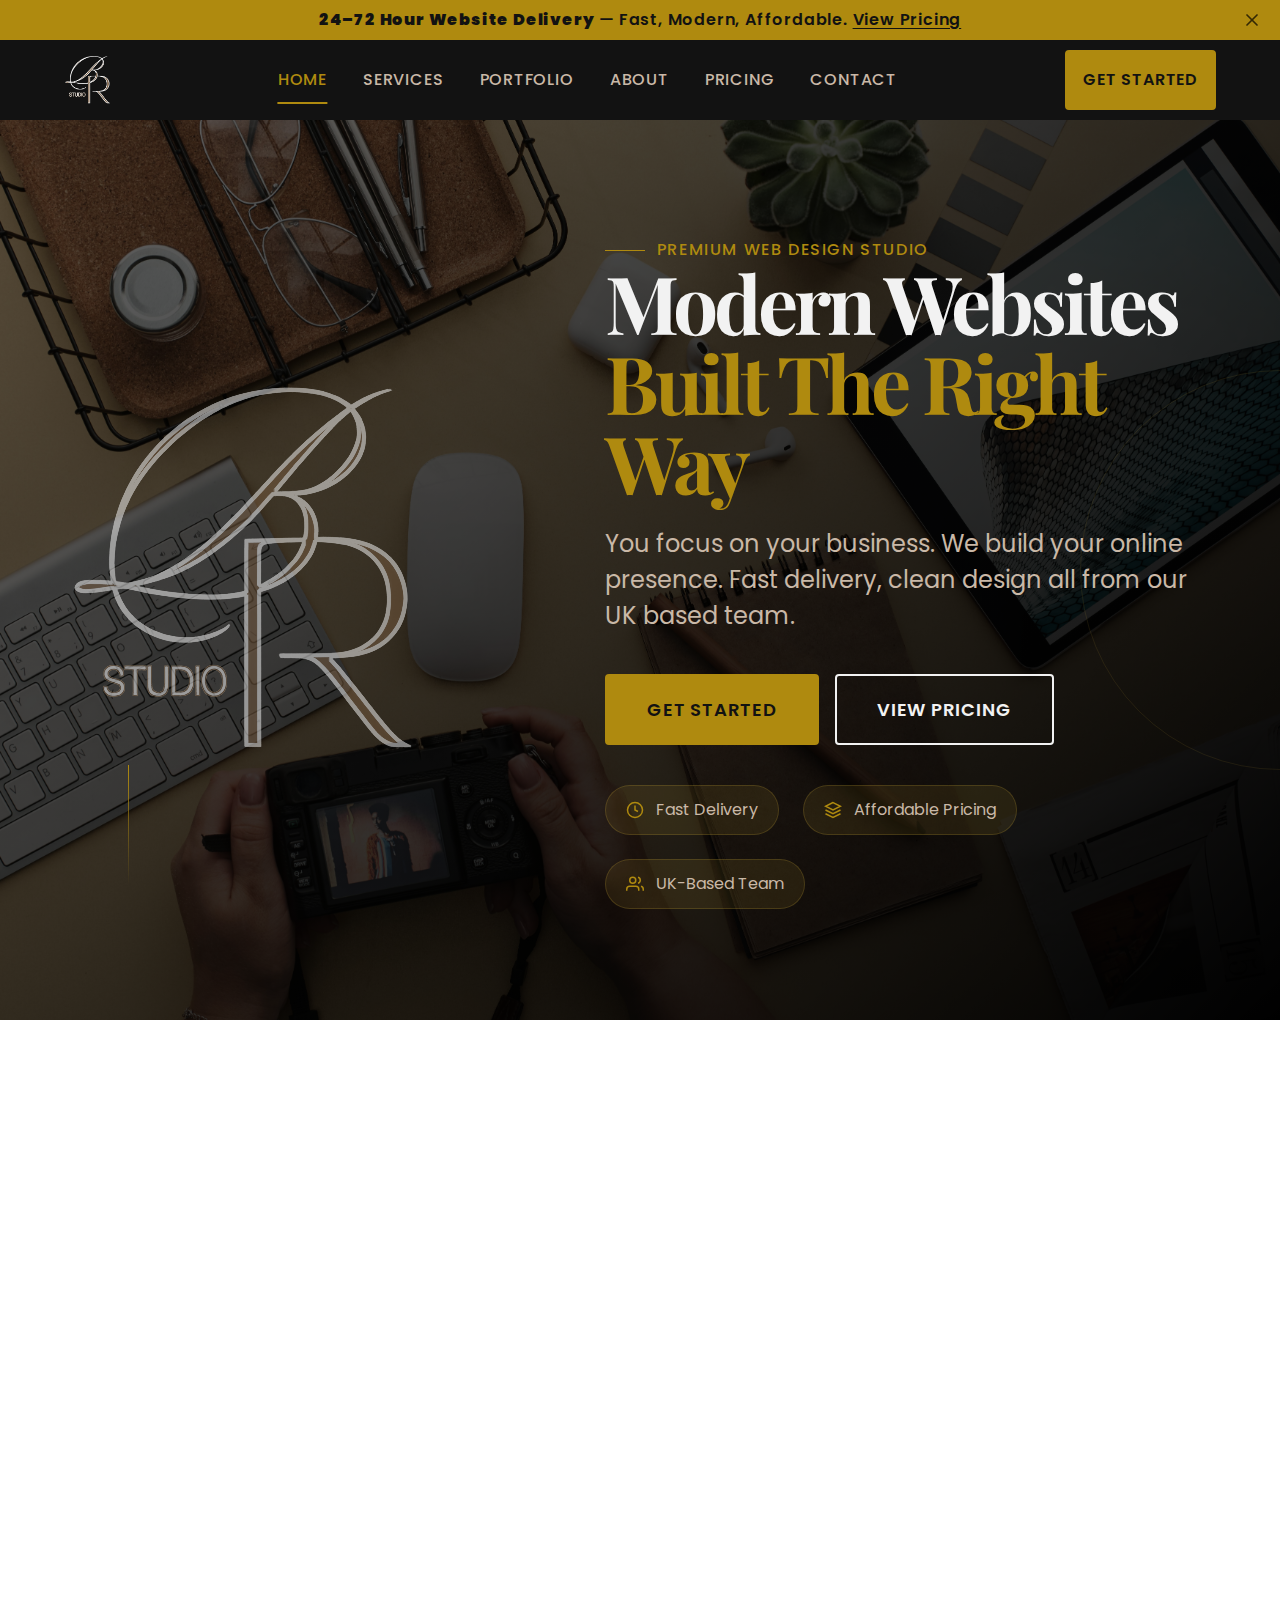
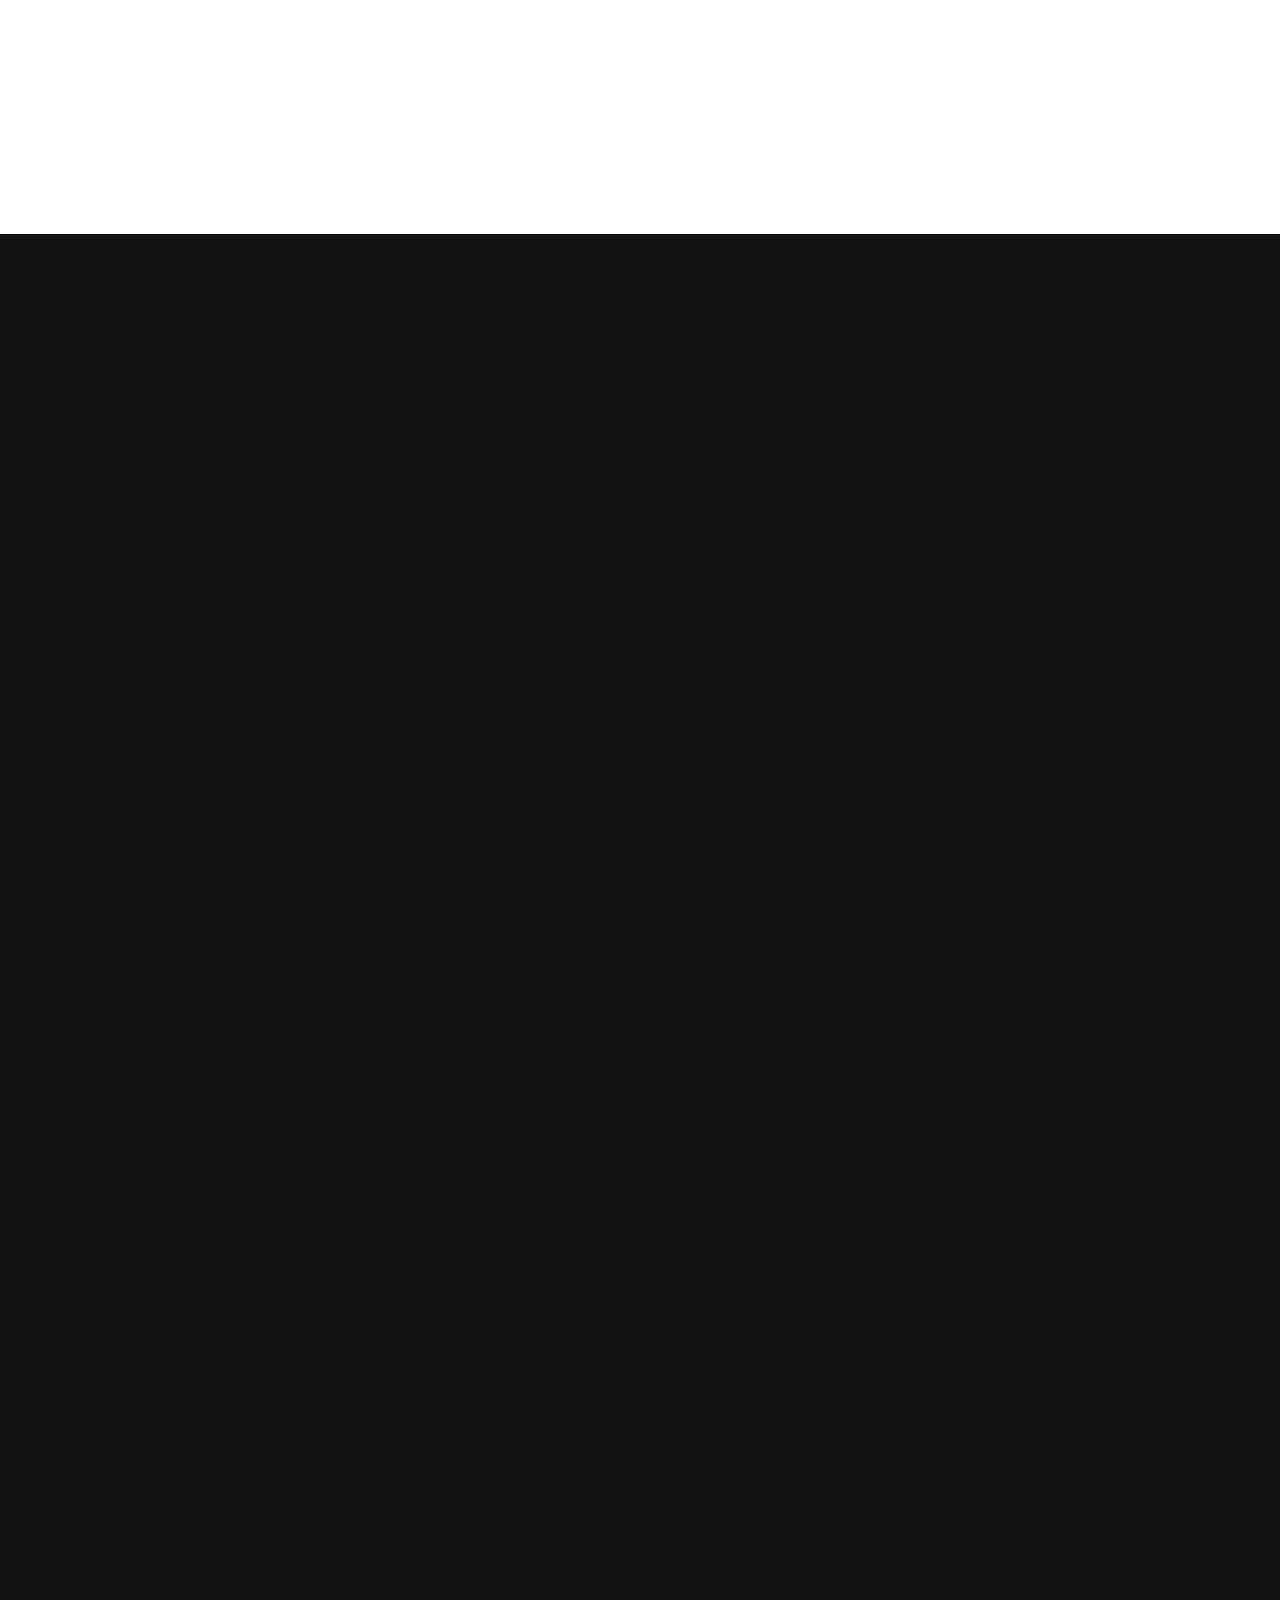
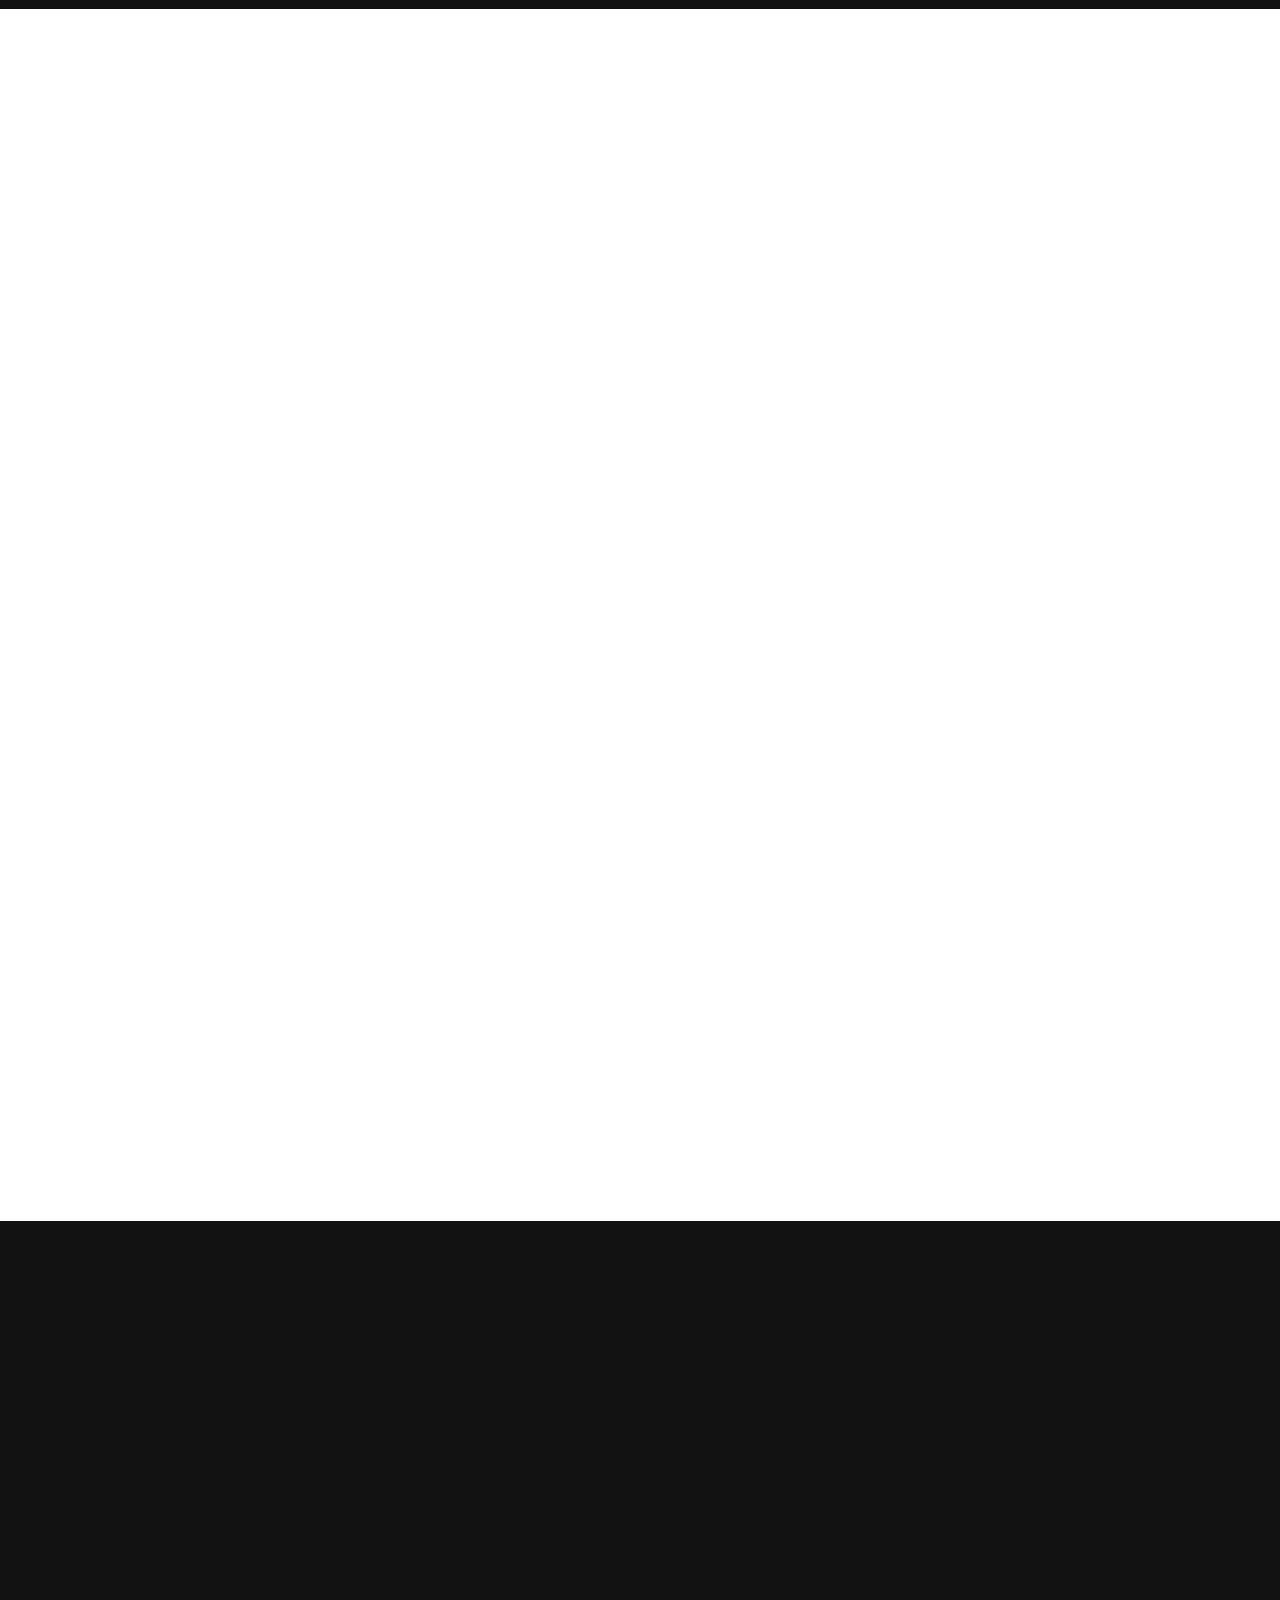
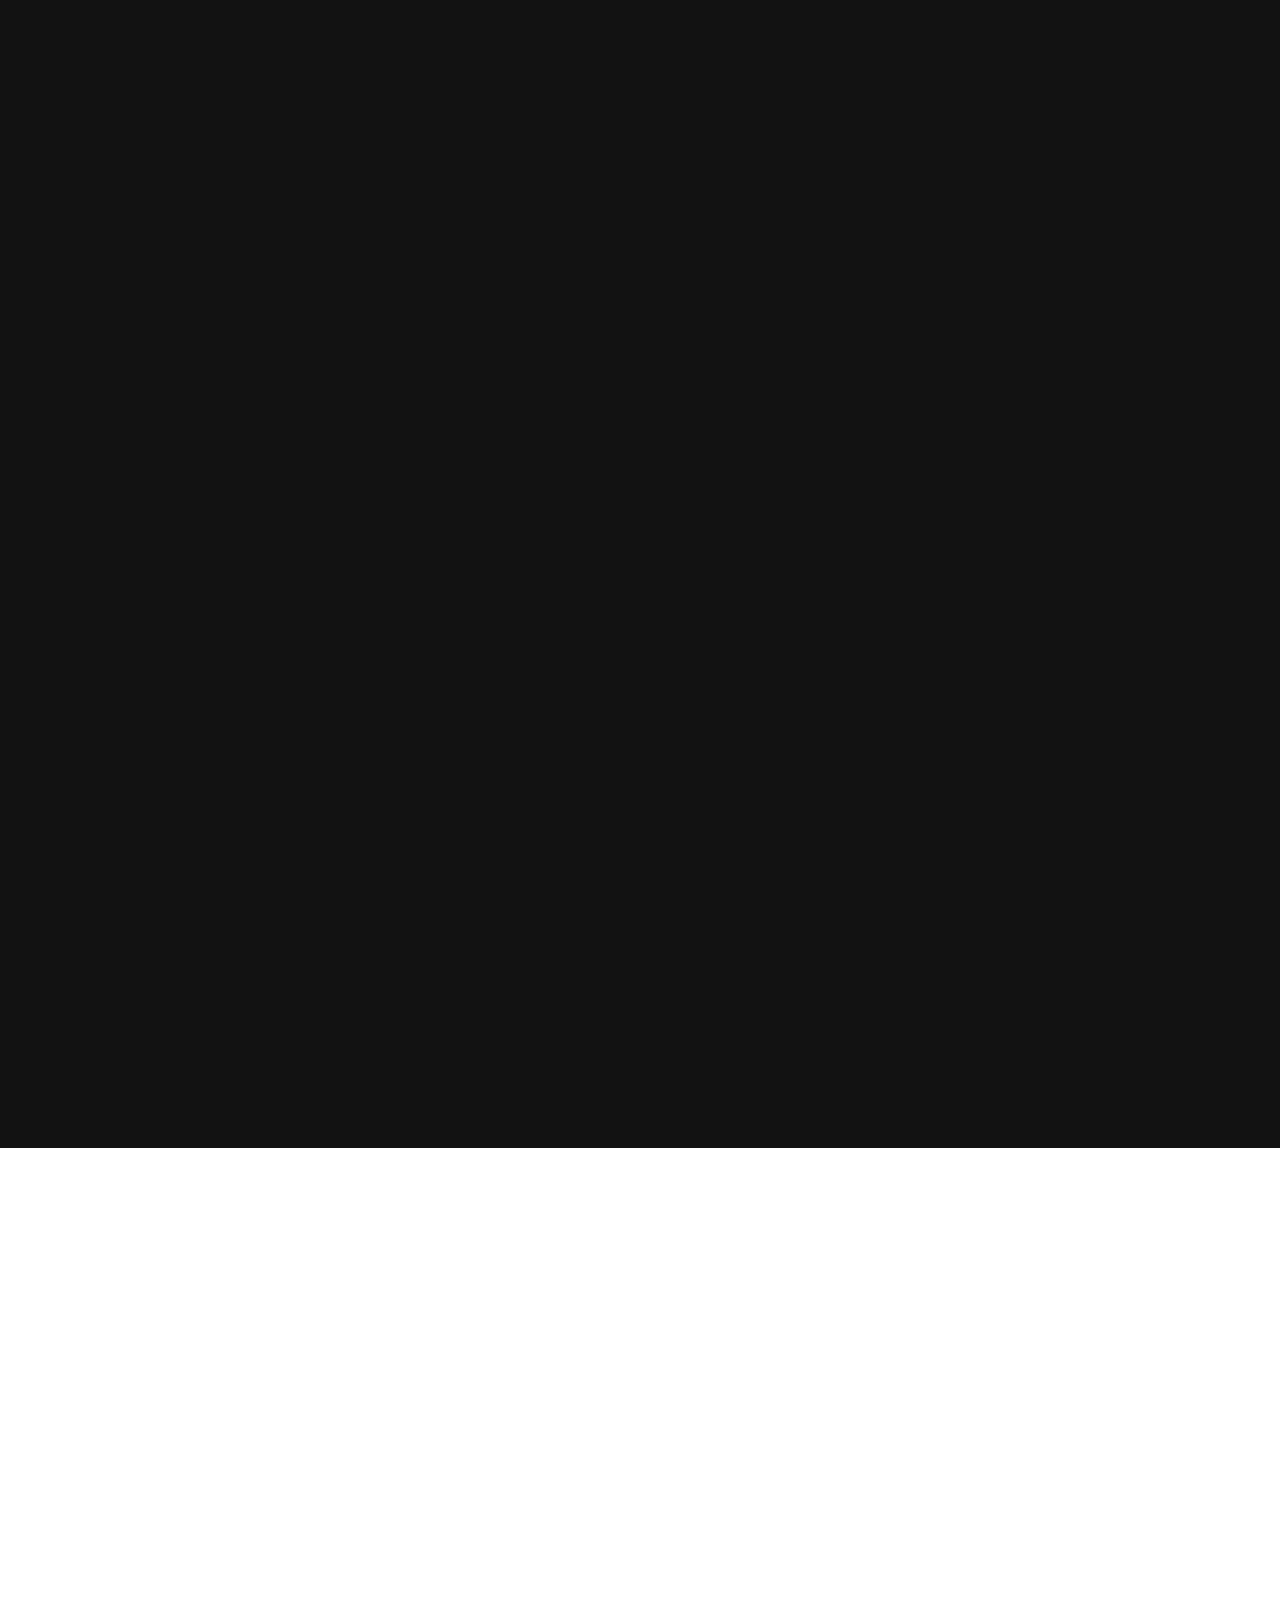
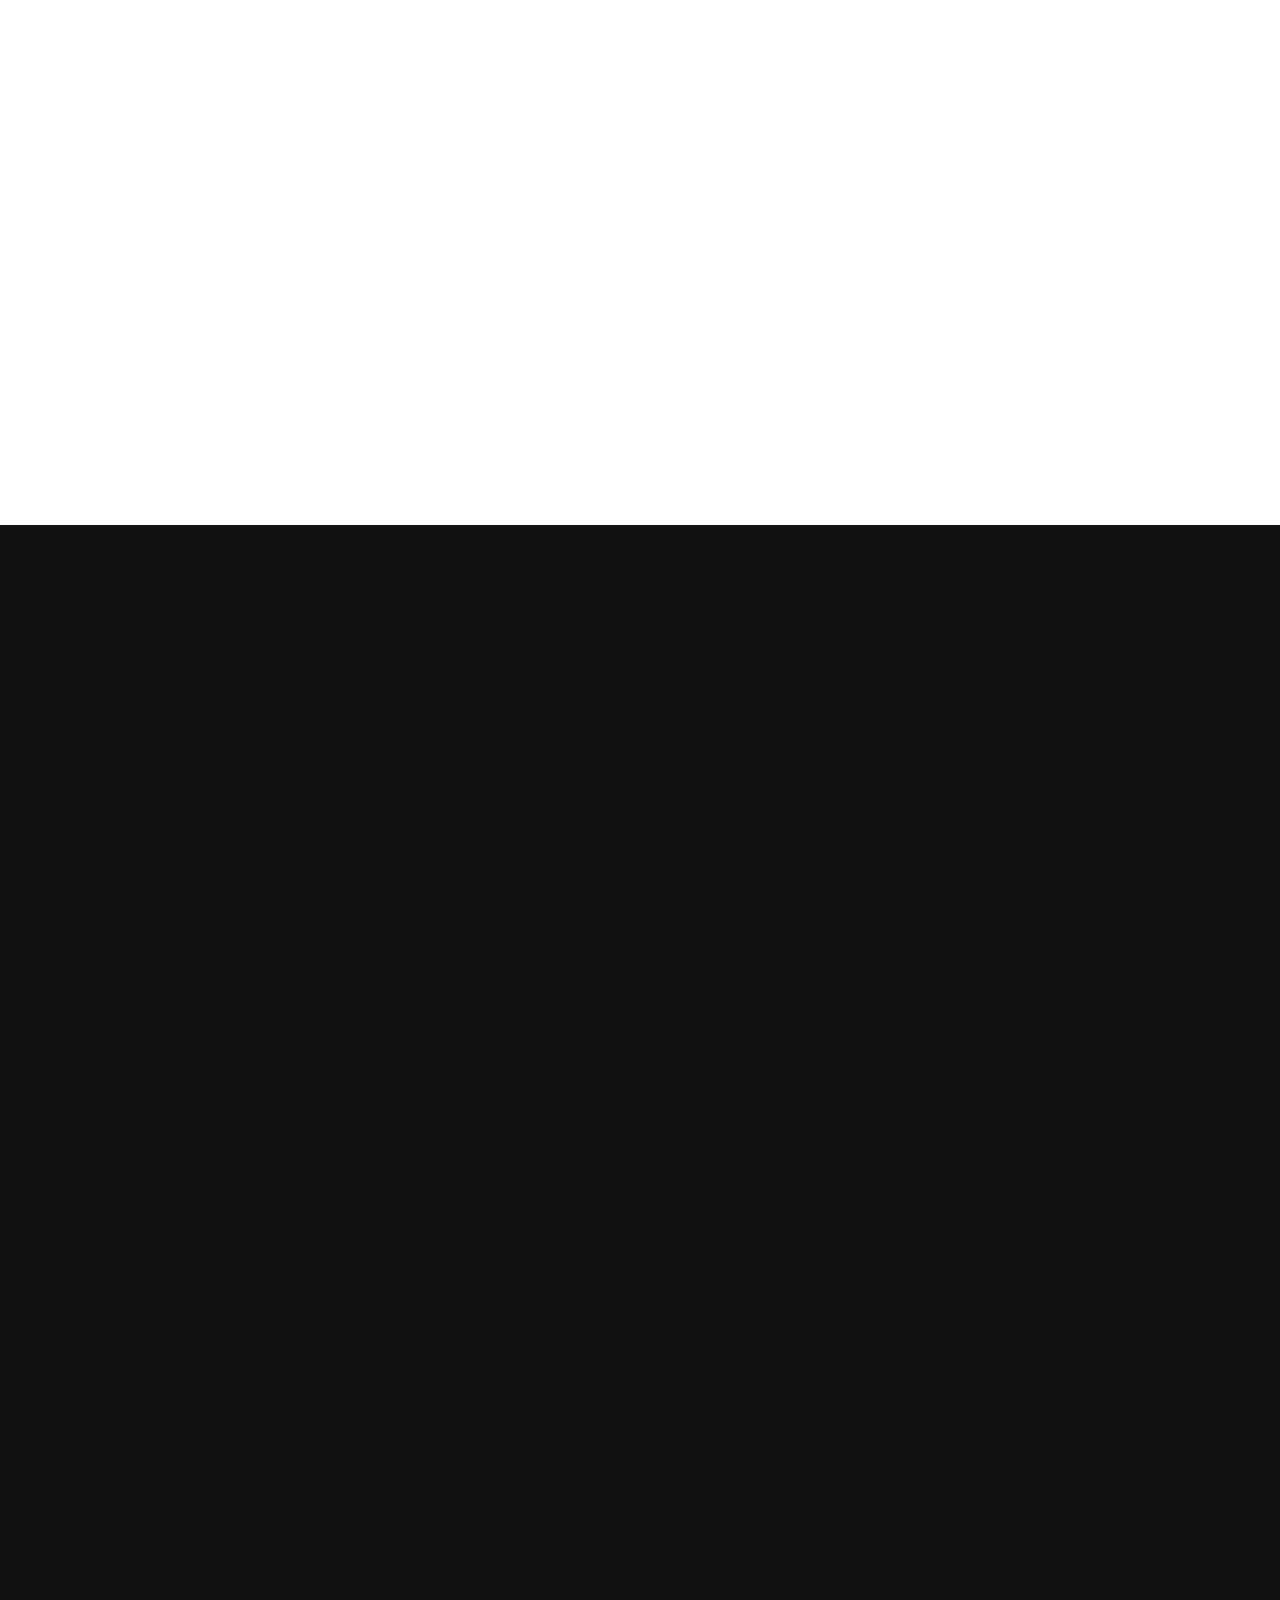
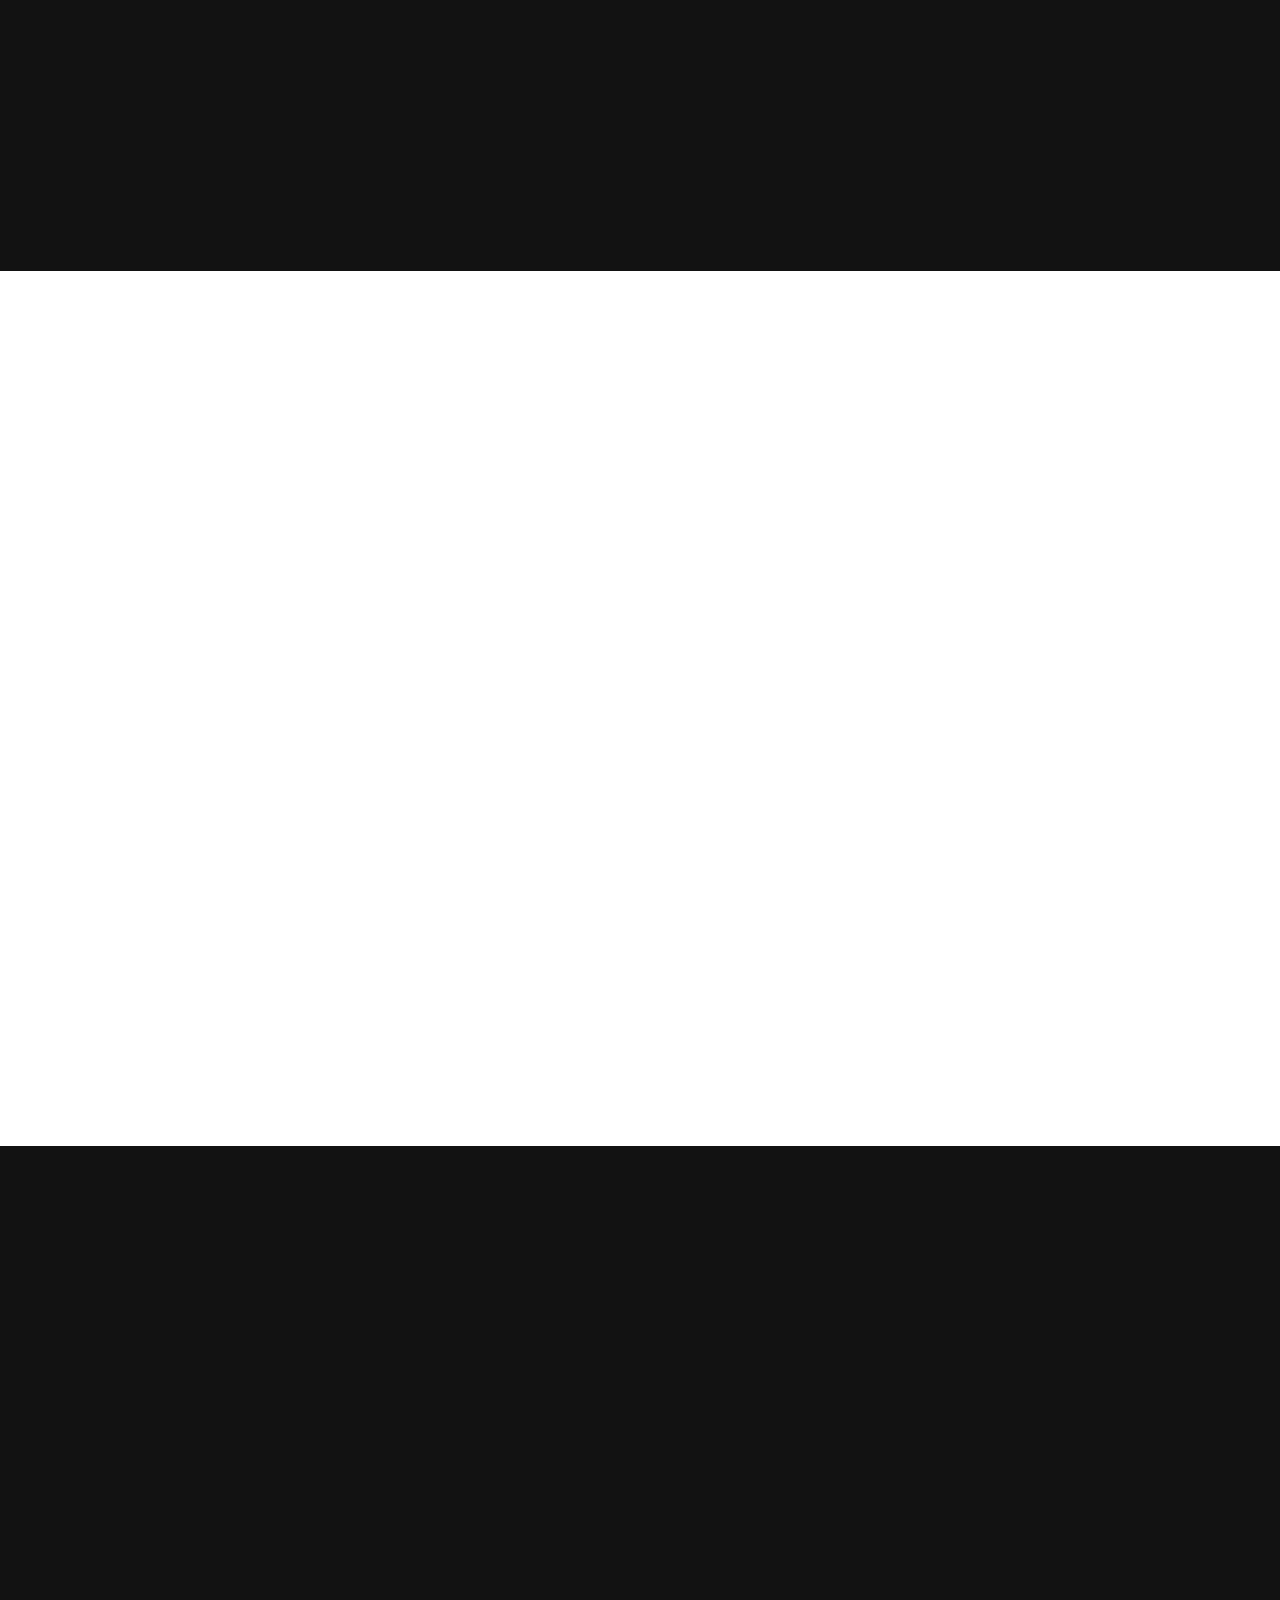
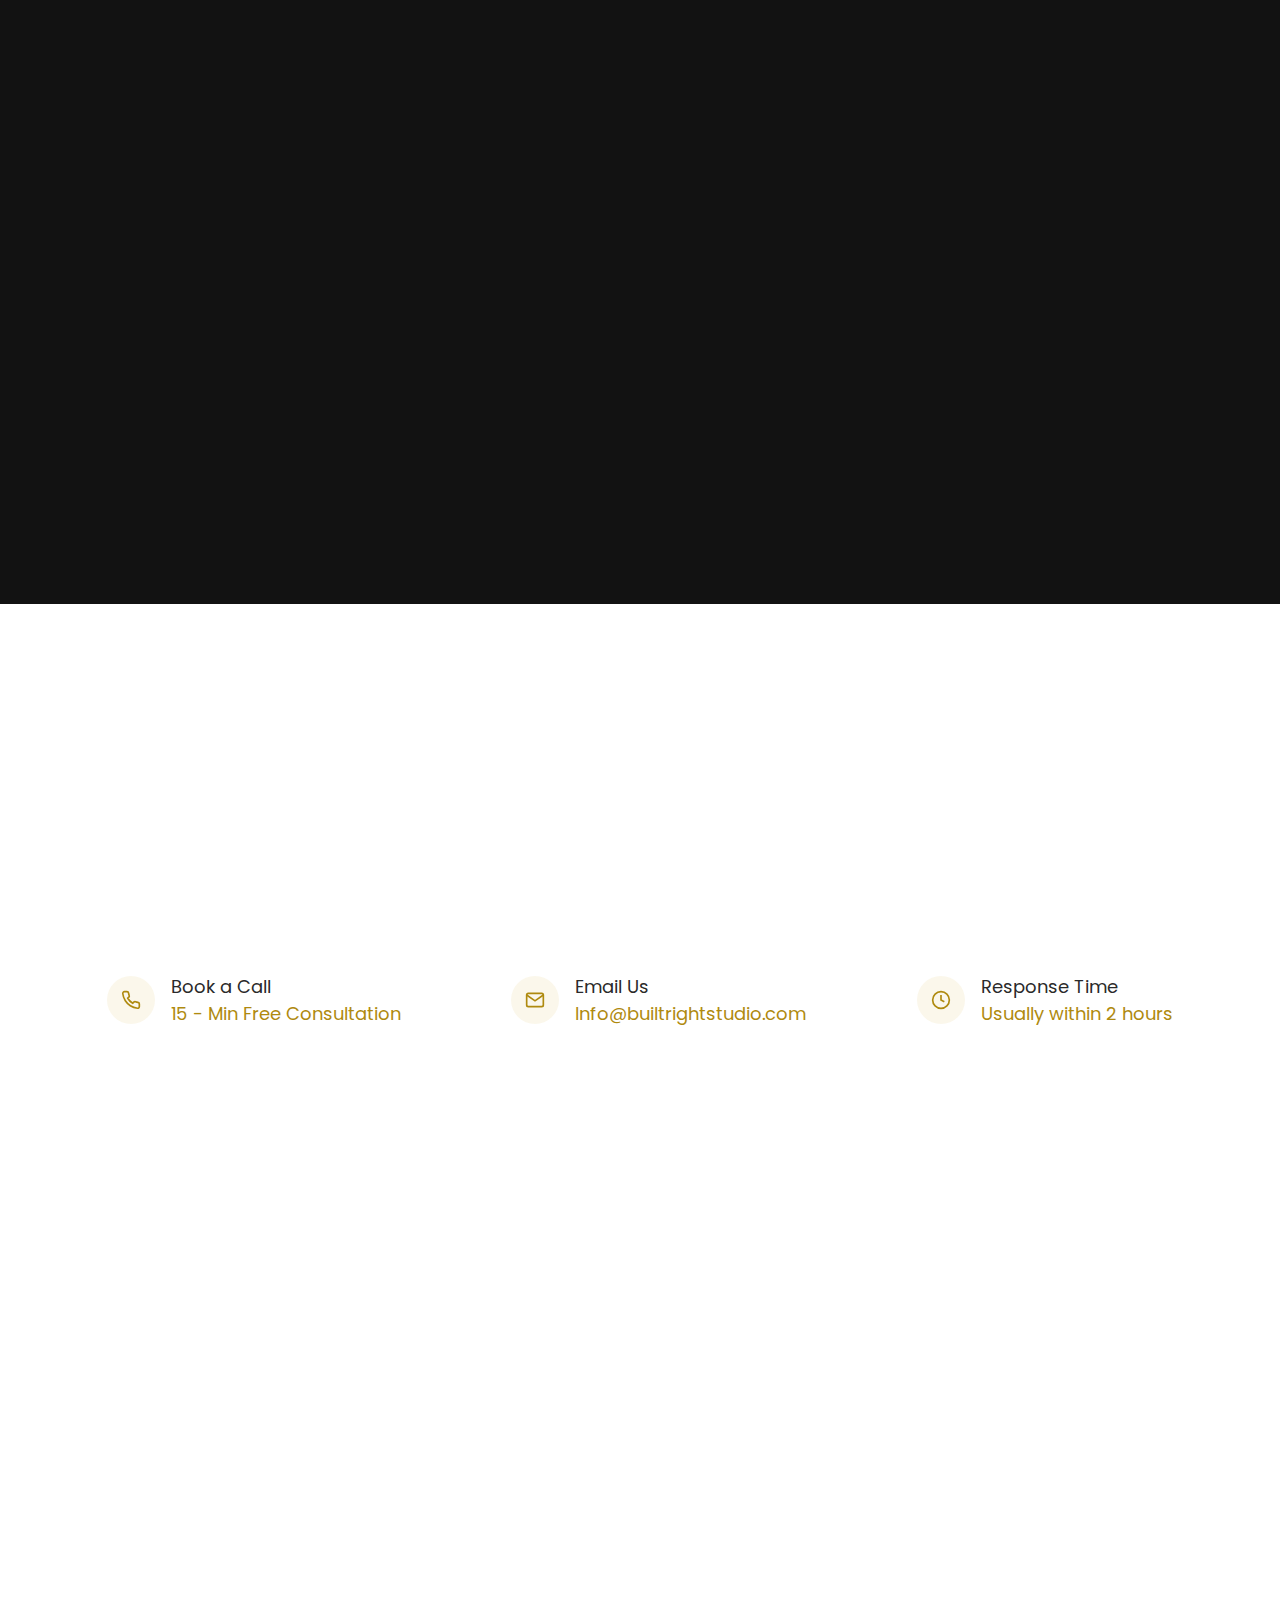
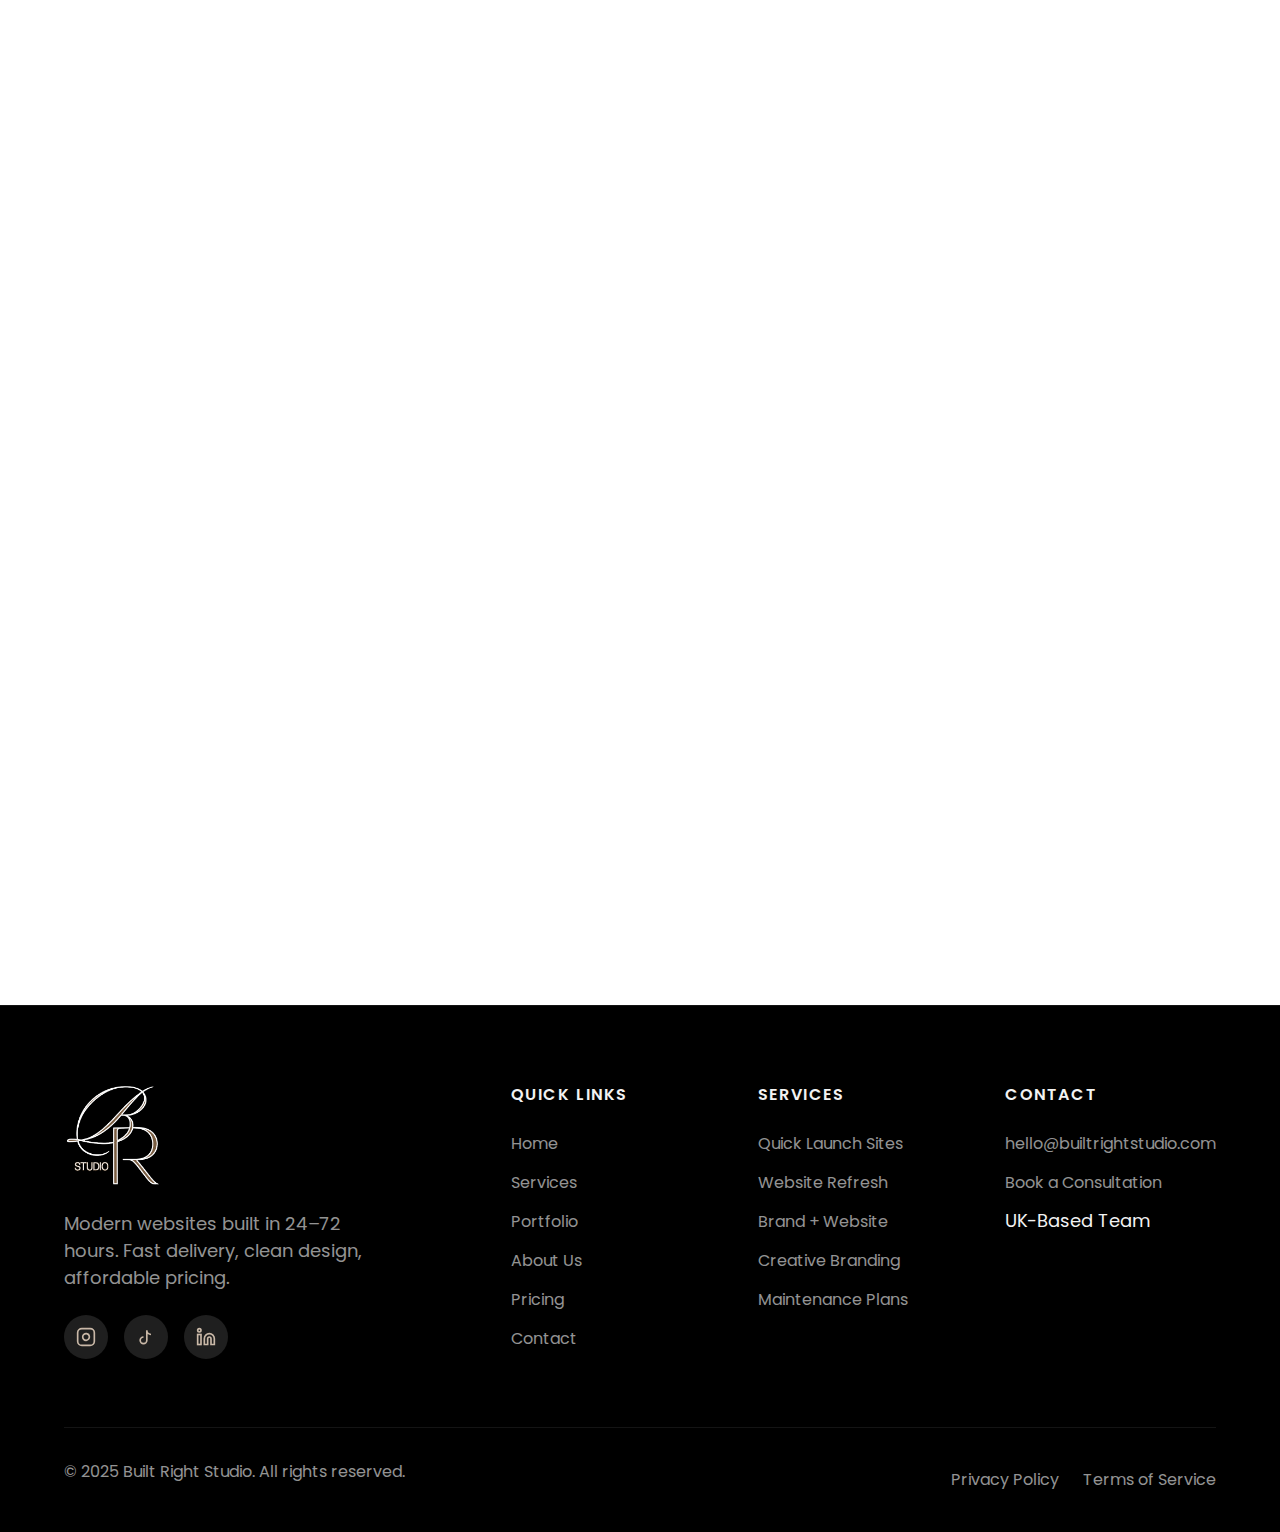
<file: index.html>
<!DOCTYPE html>
<html lang="en">
<head>
  <meta charset="UTF-8">
  <meta name="viewport" content="width=device-width, initial-scale=1.0">
  <meta name="description" content="Built Right Studio - Modern websites built in 24-72 hours. Fast, affordable, premium web design for small businesses and startups. UK-based team.">
  <meta name="keywords" content="web design, website builder, fast websites, affordable web design, UK web agency, small business websites">
  <meta name="author" content="Built Right Studio">
  
  <!-- Open Graph / Social Media -->
  <meta property="og:type" content="website">
  <meta property="og:url" content="https://builtrrightstudio.com/">
  <meta property="og:title" content="Built Right Studio | Modern Websites in 24-72 Hours">
  <meta property="og:description" content="Fast, affordable, premium web design for small businesses and startups. UK-based team delivering quality websites quickly.">
  <meta property="og:image" content="assets/images/og-image.jpg">
  
  <!-- Twitter -->
  <meta name="twitter:card" content="summary_large_image">
  <meta name="twitter:title" content="Built Right Studio | Modern Websites in 24-72 Hours">
  <meta name="twitter:description" content="Fast, affordable, premium web design for small businesses and startups.">
  
  <!-- Favicon -->
  <link rel="icon" type="image/png" sizes="32x32" href="assets/images/favicon32.png">
  <link rel="icon" type="image/png" sizes="16x16" href="assets/images/favicon16.png">
  <link rel="apple-touch-icon" sizes="180x180" href="assets/images/favicon180.png">

  <!-- Google Fonts -->
  <link rel="preconnect" href="https://fonts.googleapis.com">
  <link rel="preconnect" href="https://fonts.gstatic.com" crossorigin>
  <link href="https://fonts.googleapis.com/css2?family=Playfair+Display:ital,wght@0,400;0,500;0,600;0,700;1,400;1,500&family=Poppins:wght@300;400;500;600;700&display=swap" rel="stylesheet">
  
  <!-- Stylesheet -->
  <link rel="stylesheet" href="css/styles.css">
  
  <title>Built Right Studio | Modern Websites in 24-72 Hours</title>
</head>
<body class="has-announcement">

  <!-- ============================================
       ANNOUNCEMENT BAR
       ============================================ -->
  <div class="announcement-bar">
    <span><strong>24–72 Hour Website Delivery</strong> — Fast, Modern, Affordable. <a href="#pricing">View Pricing</a></span>
    <button class="announcement-close" aria-label="Close announcement">
      <svg width="20" height="20" viewBox="0 0 24 24" fill="none" stroke="currentColor" stroke-width="2" stroke-linecap="round" stroke-linejoin="round">
        <line x1="18" y1="6" x2="6" y2="18"></line>
        <line x1="6" y1="6" x2="18" y2="18"></line>
      </svg>
    </button>
  </div>

  <!-- ============================================
       HEADER / NAVIGATION
       ============================================ -->
  <header class="header has-announcement">
    <div class="header-inner">
      <!-- Logo -->
      <a href="index.html" class="logo">
        <img src="assets/images/logo3.png" alt="Built Right Studio">
      </a>
      
      <!-- Main Navigation -->
      <nav class="nav-main" role="navigation" aria-label="Main navigation">
        <a href="index.html" class="nav-link active">Home</a>
        <a href="services.html" class="nav-link">Services</a>
        <a href="portfolio.html" class="nav-link">Portfolio</a>
        <a href="about.html" class="nav-link">About</a>
        <a href="pricing.html" class="nav-link">Pricing</a>
        <a href="contact.html" class="nav-link">Contact</a>
      </nav>
      
      <!-- Header CTA -->
      <div class="header-cta">
        <a href="contact.html" class="btn btn-primary">Get Started</a>
        
        <!-- Mobile Toggle -->
        <button class="mobile-toggle" aria-label="Toggle menu" aria-expanded="false">
          <span></span>
        </button>
      </div>
    </div>
    
    <!-- Mobile Navigation -->
    <nav class="nav-mobile" role="navigation" aria-label="Mobile navigation">
      <a href="index.html" class="nav-link active">Home</a>
      <a href="services.html" class="nav-link">Services</a>
      <a href="portfolio.html" class="nav-link">Portfolio</a>
      <a href="about.html" class="nav-link">About</a>
      <a href="pricing.html" class="nav-link">Pricing</a>
      <a href="contact.html" class="nav-link">Contact</a>
      <a href="contact.html" class="btn btn-primary" style="margin-top: var(--space-6);">Get Started</a>
    </nav>
  </header>

  <!-- ============================================
       MAIN CONTENT
       ============================================ -->
  <main>

    <!-- ============================================
         HERO SECTION
         ============================================ -->
    <section class="hero section-dark" style="background: linear-gradient(135deg, rgba(0, 0, 0, 0.6) 0%, var(--color-black-pure) 100%), url('assets/images/1.jpg') center / cover no-repeat;">
      <div class="hero-background">
        <div class="hero-overlay"></div>
      </div>
      
      <!-- Decorative Elements -->
      <div class="hero-decoration hero-decoration-circle" style="right: -200px; top: 50%; transform: translateY(-50%);"></div>
      <div class="hero-decoration hero-decoration-line" style="left: 10%; bottom: 15%;"></div>
      
      <div class="container container-2xl flex-toggle-c-r" style="display: flex;">
        <div class="hero-logo">
          <img src="assets/images/logo3.png" alt="" style="justify-content: center;">
        </div>
        <div class="hero-content reveal">
          <span class="overline">Premium Web Design Studio</span>
          <h1 class="hero-title">
            Modern Websites<br>
            <span class="text-gold">Built The Right Way</span>
          </h1>
          <p class="hero-subtitle">
            You focus on your business. We build your online presence. Fast delivery, clean design all from our UK based team.
          </p>
          
          <div class="btn-group">
            <a href="contact.html" class="btn btn-primary btn-lg">Get Started</a>
            <a href="#pricing" class="btn btn-secondary btn-lg">View Pricing</a>
          </div>
          
          <!-- Trust Badges -->
          <div class="trust-badges">
            <div class="trust-badge">
              <svg width="18" height="18" viewBox="0 0 24 24" fill="none" stroke="currentColor" stroke-width="2">
                <circle cx="12" cy="12" r="10"></circle>
                <polyline points="12 6 12 12 16 14"></polyline>
              </svg>
              <span>Fast Delivery</span>
            </div>
            <div class="trust-badge">
              <svg width="18" height="18" viewBox="0 0 24 24" fill="none" stroke="currentColor" stroke-width="2">
                <path d="M12 2L2 7l10 5 10-5-10-5z"></path>
                <path d="M2 17l10 5 10-5"></path>
                <path d="M2 12l10 5 10-5"></path>
              </svg>
              <span>Affordable Pricing</span>
            </div>
            <div class="trust-badge">
              <svg width="18" height="18" viewBox="0 0 24 24" fill="none" stroke="currentColor" stroke-width="2">
                <path d="M17 21v-2a4 4 0 0 0-4-4H5a4 4 0 0 0-4 4v2"></path>
                <circle cx="9" cy="7" r="4"></circle>
                <path d="M23 21v-2a4 4 0 0 0-3-3.87"></path>
                <path d="M16 3.13a4 4 0 0 1 0 7.75"></path>
              </svg>
              <span>UK-Based Team</span>
            </div>
          </div>
        </div>
      </div>
    </section>

    <!-- ============================================
         WHO WE ARE SECTION
         ============================================ -->
    <section id="about-us" class="section section-white">
      <div class="container container-2xl">
        <div class="grid grid-cols-2 gap-12 items-center">
          <!-- Content -->
          <div class="reveal">
            <span class="overline">Who We Are</span>
            <h2 style="margin-bottom: var(--space-6);" class="text-dark">A Two-Man <span class="text-gold">Powerhouse</span></h2>
            <p class="lead" style="color: var(--text-secondary2);">
              We're Sean & Bobby — a dynamic duo combining creative vision with technical excellence to deliver stunning websites at lightning speed.
            </p>
            <p class="text-dark-gray">
              Sean handles sales, creative direction, and client relationships. Bobby brings ideas to life with clean code and pixel-perfect execution. Together, we've streamlined the entire web design process.
            </p>
            <p class="text-gold" style="font-style: italic; font-family: var(--font-heading);">
              "Sean sells it. Bobby builds it. Clients get it quick."
            </p>
            <a href="about.html" class="btn btn-outline" style="margin-top: var(--space-6);">
              How Our Process Works
              <svg width="18" height="18" viewBox="0 0 24 24" fill="none" stroke="currentColor" stroke-width="2">
                <line x1="5" y1="12" x2="19" y2="12"></line>
                <polyline points="12 5 19 12 12 19"></polyline>
              </svg>
            </a>
          </div>
          
          <!-- Team Cards -->
          <div class="grid grid-cols-2 gap-6 reveal" style="animation-delay: 200ms;">
            <!-- Sean -->
            <div class="card text-center">
              <div style="width: 100px; height: 100px; background: var(--color-soft-gold); border-radius: var(--radius-full); margin: 0 auto var(--space-4); display: flex; align-items: center; justify-content: center;">
                <svg width="48" height="48" viewBox="0 0 24 24" fill="none" stroke="var(--color-charcoal-black)" stroke-width="1.5">
                  <path d="M20 21v-2a4 4 0 0 0-4-4H8a4 4 0 0 0-4 4v2"></path>
                  <circle cx="12" cy="7" r="4"></circle>
                </svg>
              </div>
              <h4 class="card-title">Sean</h4>
              <p class="text-gold text-sm" style="margin-bottom: var(--space-2); text-transform: uppercase; letter-spacing: 0.1em;">Sales & Creative Direction</p>
              <p class="text-sm">Client acquisition, branding guidance, and quality assurance.</p>
            </div>
            
            <!-- Bobby -->
            <div class="card text-center">
              <div style="width: 100px; height: 100px; background: var(--color-soft-gold); border-radius: var(--radius-full); margin: 0 auto var(--space-4); display: flex; align-items: center; justify-content: center;">
                <svg width="48" height="48" viewBox="0 0 24 24" fill="none" stroke="var(--color-charcoal-black)" stroke-width="1.5">
                  <polyline points="16 18 22 12 16 6"></polyline>
                  <polyline points="8 6 2 12 8 18"></polyline>
                </svg>
              </div>
              <h4 class="card-title">Bobby</h4>
              <p class="text-gold text-sm" style="margin-bottom: var(--space-2); text-transform: uppercase; letter-spacing: 0.1em;">Developer & Technical Lead</p>
              <p class="text-sm">Full builds, responsive design, and performance optimization.</p>
            </div>
          </div>
        </div>
      </div>
    </section>

    <!-- ============================================
         SERVICES OVERVIEW SECTION
         ============================================ -->
    <section id="services" class="section section-dark">
      <div class="container container-2xl">
        <!-- Section Header -->
        <div class="section-header reveal">
          <span class="overline">What We Offer</span>
          <h2>Services Built for <span class="text-gold">Speed & Quality</span></h2>
          <p>Clear options, transparent pricing, and fast delivery. Everything you need to launch your online presence.</p>
        </div>
        
        <!-- Services Grid -->
        <div class="grid grid-cols-3 gap-8" data-stagger>
          <!-- Quick Launch Websites -->
          <div class="card service-card reveal">
            <div class="icon">
              <svg viewBox="0 0 24 24" fill="none" stroke="currentColor" stroke-width="1.5">
                <polygon points="13 2 3 14 12 14 11 22 21 10 12 10 13 2"></polygon>
              </svg>
            </div>
            <h4 class="card-title">Quick Launch Websites</h4>
            <p>3–5 page websites built in 24–72 hours. Perfect for small businesses and startups ready to go live fast.</p>
            <a href="services.html#quick-launch" class="link">Learn More</a>
          </div>
          
          <!-- Website Refresh -->
          <div class="card service-card reveal">
            <div class="icon">
              <svg viewBox="0 0 24 24" fill="none" stroke="currentColor" stroke-width="1.5">
                <path d="M21.5 2v6h-6M2.5 22v-6h6M2 11.5a10 10 0 0 1 18.8-4.3M22 12.5a10 10 0 0 1-18.8 4.2"></path>
              </svg>
            </div>
            <h4 class="card-title">Website Refresh</h4>
            <p>Modernise your existing site with updated design, improved performance, and mobile optimisation.</p>
            <a href="services.html#refresh" class="link">Learn More</a>
          </div>
          
          <!-- Brand + Website Bundle -->
          <div class="card service-card reveal">
            <div class="icon">
              <svg viewBox="0 0 24 24" fill="none" stroke="currentColor" stroke-width="1.5">
                <rect x="3" y="3" width="18" height="18" rx="2" ry="2"></rect>
                <circle cx="8.5" cy="8.5" r="1.5"></circle>
                <polyline points="21 15 16 10 5 21"></polyline>
              </svg>
            </div>
            <h4 class="card-title">Brand + Website Bundle</h4>
            <p>Complete package: logo, colour palette, fonts, and a stunning website. Everything to launch your brand.</p>
            <a href="services.html#bundle" class="link">Learn More</a>
          </div>
          
          <!-- Niche Templates -->
          <div class="card service-card reveal">
            <div class="icon">
              <svg viewBox="0 0 24 24" fill="none" stroke="currentColor" stroke-width="1.5">
                <rect x="3" y="3" width="7" height="7"></rect>
                <rect x="14" y="3" width="7" height="7"></rect>
                <rect x="14" y="14" width="7" height="7"></rect>
                <rect x="3" y="14" width="7" height="7"></rect>
              </svg>
            </div>
            <h4 class="card-title">Niche Templates</h4>
            <p>Industry-specific designs for law firms, fitness coaches, agencies, real estate, and more.</p>
            <a href="portfolio.html" class="link">View Templates</a>
          </div>
          
          <!-- Mobile Optimisation -->
          <div class="card service-card reveal">
            <div class="icon">
              <svg viewBox="0 0 24 24" fill="none" stroke="currentColor" stroke-width="1.5">
                <rect x="5" y="2" width="14" height="20" rx="2" ry="2"></rect>
                <line x1="12" y1="18" x2="12.01" y2="18"></line>
              </svg>
            </div>
            <h4 class="card-title">Mobile Optimisation</h4>
            <p>Ensure your site looks stunning and performs flawlessly on every device and screen size.</p>
            <a href="services.html#mobile" class="link">Learn More</a>
          </div>
          
          <!-- Creative Branding -->
          <div class="card service-card reveal">
            <div class="icon">
              <svg viewBox="0 0 24 24" fill="none" stroke="currentColor" stroke-width="1.5">
                <circle cx="13.5" cy="6.5" r="2.5"></circle>
                <path d="M17 3a2.83 2.83 0 0 1 4 4L7.5 20.5 2 22l1.5-5.5L17 3z"></path>
              </svg>
            </div>
            <h4 class="card-title">Creative Branding</h4>
            <p>Logo design, colour palettes, font pairing, and social media kits to establish your visual identity.</p>
            <a href="services.html#branding" class="link">Learn More</a>
          </div>
        </div>
        
        <!-- CTA -->
        <div class="text-center reveal" style="margin-top: var(--space-12);">
          <a href="services.html" class="btn btn-outline btn-lg">View All Services</a>
        </div>
      </div>
    </section>

    <!-- ============================================
         FAST DELIVERY SYSTEM / WORKFLOW
         ============================================ -->
    <section id="process" class="section section-white">
      <div class="container container-2xl">
        <div class="section-header reveal">
          <span class="overline">Our Process</span>
          <h2 class="text-dark">Fast Delivery <span class="text-gold">System</span></h2>
          <p class="text-dark-gray2">Our streamlined workflow gets you from concept to launch in record time. Here's how we do it:</p>
        </div>
        <div class="grid grid-cols-2 gap-16 items-center" style="gap: var(--space-20);">
          <!-- Content -->
          <div>
            
            <!-- Timeline -->
            <div class="timeline reveal">
              <div class="timeline-item">
                <div class="timeline-marker">1</div>
                <div class="timeline-content">
                  <h4 class="text-taupe" style="color: var(--text-secondary2);">Quick Consultation</h4>
                  <p class="text-dark-gray2">15-minute call to understand your business, goals, and design preferences.</p>
                </div>
              </div>
              
              <div class="timeline-item">
                <div class="timeline-marker">2</div>
                <div class="timeline-content">
                  <h4 class="text-taupe" style="color: var(--text-secondary2);">Deposit & Kickoff</h4>
                  <p class="text-dark-gray2">Secure your spot with a deposit. We start immediately.</p>
                </div>
              </div>
              
              <div class="timeline-item">
                <div class="timeline-marker">3</div>
                <div class="timeline-content">
                  <h4 class="text-taupe" style="color: var(--text-secondary2);">Wireframe & Direction</h4>
                  <p class="text-dark-gray2">Sean creates the wireframe and branding direction for approval.</p>
                </div>
              </div>
              
              <div class="timeline-item">
                <div class="timeline-marker">4</div>
                <div class="timeline-content">
                  <h4 class="text-taupe" style="color: var(--text-secondary2);">Full Build</h4>
                  <p class="text-dark-gray2">Bobby builds your complete website in 24–48 hours.</p>
                </div>
              </div>
              
              <div class="timeline-item">
                <div class="timeline-marker">5</div>
                <div class="timeline-content">
                  <h4 class="text-taupe" style="color: var(--text-secondary2);">Review & Launch</h4>
                  <p class="text-dark-gray2">Final review, your feedback incorporated, and we go live!</p>
                </div>
              </div>
              
              <div class="timeline-item">
                <div class="timeline-marker">6</div>
                <div class="timeline-content">
                  <h4 class="text-taupe" style="color: var(--text-secondary2);">Support & Add-ons</h4>
                  <p class="text-dark-gray2">Ongoing maintenance and optional add-ons to grow your site.</p>
                </div>
              </div>
            </div>
          </div>
          
          <!-- Stats / Visual -->
          <div class="reveal" style="animation-delay: 300ms;">
            <div class="card card-gold">
              <div class="stats-grid" style="grid-template-columns: repeat(2, 1fr);">
                <div class="stat-item">
                  <div class="stat-number" data-counter="24" data-suffix="h">0h</div>
                  <div class="stat-label">Fastest Delivery</div>
                </div>
                <div class="stat-item">
                  <div class="stat-number" data-counter="72" data-suffix="h">0h</div>
                  <div class="stat-label">Standard Delivery</div>
                </div>
                <div class="stat-item">
                  <div class="stat-number" data-counter="50" data-suffix="+">0+</div>
                  <div class="stat-label">Sites Launched</div>
                </div>
                <div class="stat-item">
                  <div class="stat-number" data-counter="100" data-suffix="%">0%</div>
                  <div class="stat-label">Client Satisfaction</div>
                </div>
              </div>
              
              <div class="divider-gold" style="margin: var(--space-8) 0;"></div>
              
              <div class="text-center">
                <p class="lead text-white" style="margin-bottom: var(--space-6);">Ready to launch your website?</p>
                <a href="contact.html" class="btn btn-primary">Start Your Fast Build</a>
              </div>
            </div>
          </div>
        </div>
      </div>
    </section>

    <!-- ============================================
         BEFORE & AFTER GALLERY
         ============================================ -->
    <section id="gallery" class="section section-dark">
      <div class="container container-2xl">
        <!-- Section Header -->
        <div class="section-header reveal">
          <span class="overline">Our Work</span>
          <h2>Before & After <span class="text-gold">Transformations</span></h2>
          <p>See the dramatic difference a professional website makes. Real projects, real results.</p>
        </div>
        
        <!-- Gallery Grid -->
        <div class="grid grid-cols-2 gap-8" data-stagger>
          <!-- Project 1 -->
          <div class="card card-image reveal">
            <div style="position: relative; overflow: hidden; border-radius: var(--radius-lg) var(--radius-lg) 0 0;">
              <div style="display: flex;">
                <div style="flex: 1; position: relative;">
                  <div style="background: url(assets/images/b1.png) center / cover no-repeat; height: 250px; display: flex; align-items: center; justify-content: center; color: var(--text-muted);">
                    <span style="font-size: var(--text-sm); text-transform: uppercase; letter-spacing: 0.1em;">Before</span>
                  </div>
                </div>
                <div style="flex: 1; position: relative;">
                  <div style="background: url(assets/images/ba1.png) center / cover no-repeat; height: 250px; display: flex; align-items: center; justify-content: center; border-left: 2px solid var(--color-soft-gold);">
                    <span style="font-size: var(--text-sm); text-transform: uppercase; letter-spacing: 0.1em; color: var(--color-soft-gold);">After</span>
                  </div>
                </div>
              </div>
            </div>
            <div class="card-content">
              <span class="badge badge-gold" style="margin-bottom: var(--space-3);">Law Firm</span>
              <h4 class="card-title">Mitchell & Associates</h4>
              <p class="text-sm">Complete rebrand and website overhaul. Delivered in 48 hours.</p>
            </div>
          </div>
          
          <!-- Project 2 -->
          <div class="card card-image reveal">
            <div style="position: relative; overflow: hidden; border-radius: var(--radius-lg) var(--radius-lg) 0 0;">
              <div style="display: flex;">
                <div style="flex: 1; position: relative;">
                  <div style="background: url(assets/images/b2.png) center / cover no-repeat; height: 250px; display: flex; align-items: center; justify-content: center; color: var(--text-muted);">
                    <span style="font-size: var(--text-sm); text-transform: uppercase; letter-spacing: 0.1em;">Before</span>
                  </div>
                </div>
                <div style="flex: 1; position: relative;">
                  <div style="background: url(assets/images/ba2.png) center / cover no-repeat; height: 250px; display: flex; align-items: center; justify-content: center; border-left: 2px solid var(--color-soft-gold);">
                    <span style="font-size: var(--text-sm); text-transform: uppercase; letter-spacing: 0.1em; color: var(--color-soft-gold);">After</span>
                  </div>
                </div>
              </div>
            </div>
            <div class="card-content">
              <span class="badge badge-gold" style="margin-bottom: var(--space-3);">Fitness</span>
              <h4 class="card-title">Peak Performance Gym</h4>
              <p class="text-sm">Modern fitness website with booking integration. Delivered in 36 hours.</p>
            </div>
          </div>
          
          <!-- Project 3 -->
          <div class="card card-image reveal">
            <div style="position: relative; overflow: hidden; border-radius: var(--radius-lg) var(--radius-lg) 0 0;">
              <div style="display: flex;">
                <div style="flex: 1; position: relative;">
                  <div style="background: url(assets/images/b3.png) center / cover no-repeat; height: 250px; display: flex; align-items: center; justify-content: center; color: var(--text-muted);">
                    <span style="font-size: var(--text-sm); text-transform: uppercase; letter-spacing: 0.1em;">Before</span>
                  </div>
                </div>
                <div style="flex: 1; position: relative;">
                  <div style="background: url(assets/images/ba3.png) center / cover no-repeat; height: 250px; display: flex; align-items: center; justify-content: center; border-left: 2px solid var(--color-soft-gold);">
                    <span style="font-size: var(--text-sm); text-transform: uppercase; letter-spacing: 0.1em; color: var(--color-soft-gold);">After</span>
                  </div>
                </div>
              </div>
            </div>
            <div class="card-content">
              <span class="badge badge-gold" style="margin-bottom: var(--space-3);">Real Estate</span>
              <h4 class="card-title">Urban Living Properties</h4>
              <p class="text-sm">Luxury property listings site with virtual tour integration. Delivered in 72 hours.</p>
            </div>
          </div>
          
          <!-- Project 4 -->
          <div class="card card-image reveal">
            <div style="position: relative; overflow: hidden; border-radius: var(--radius-lg) var(--radius-lg) 0 0;">
              <div style="display: flex;">
                <div style="flex: 1; position: relative;">
                  <div style="background: url(assets/images/b4.png) center / cover no-repeat; height: 250px; display: flex; align-items: center; justify-content: center; color: var(--text-muted);">
                    <span style="font-size: var(--text-sm); text-transform: uppercase; letter-spacing: 0.1em;">Before</span>
                  </div>
                </div>
                <div style="flex: 1; position: relative;">
                  <div style="background: url(assets/images/ba4.png) center / cover no-repeat; height: 250px; display: flex; align-items: center; justify-content: center; border-left: 2px solid var(--color-soft-gold);">
                    <span style="font-size: var(--text-sm); text-transform: uppercase; letter-spacing: 0.1em; color: var(--color-soft-gold);">After</span>
                  </div>
                </div>
              </div>
            </div>
            <div class="card-content">
              <span class="badge badge-gold" style="margin-bottom: var(--space-3);">Startup</span>
              <h4 class="card-title">TechFlow Solutions</h4>
              <p class="text-sm">SaaS landing page with animated features section. Delivered in 24 hours.</p>
            </div>
          </div>
        </div>
        
        <!-- CTA -->
        <div class="text-center reveal" style="margin-top: var(--space-12);">
          <a href="portfolio.html" class="btn btn-outline btn-lg">View Full Portfolio</a>
        </div>
      </div>
    </section>

    <!-- ============================================
         FEATURED TEMPLATES / NICHES
         ============================================ -->
    <section id="templates" class="section section-white">
      <div class="container container-2xl">
        <!-- Section Header -->
        <div class="section-header reveal">
          <span class="overline">Ready-Made Solutions</span>
          <h2 class="text-dark">Industry-Specific <span class="text-gold">Templates</span></h2>
          <p style="color: var(--text-secondary2);">Pre-designed templates optimised for your industry. Customise and launch even faster.</p>
        </div>
        
        <!-- Templates Grid -->
        <div class="grid grid-cols-4 gap-6" data-stagger>
          <!-- Law -->
          <div class="card reveal" style="padding: var(--space-6); text-align: center;">
            <div style="width: 60px; height: 60px; background: rgba(212, 175, 55, 0.1); border-radius: var(--radius-lg); margin: 0 auto var(--space-4); display: flex; align-items: center; justify-content: center;">
              <svg width="28" height="28" viewBox="0 0 24 24" fill="none" stroke="var(--color-soft-gold)" stroke-width="1.5">
                <circle cx="12" cy="12" r="10"></circle>
                <path d="M12 6v6l4 2"></path>
              </svg>
            </div>
            <h5>Law Firms</h5>
            <p class="text-sm text-muted">Professional & trustworthy</p>
          </div>
          
          <!-- Fitness -->
          <div class="card reveal" style="padding: var(--space-6); text-align: center;">
            <div style="width: 60px; height: 60px; background: rgba(212, 175, 55, 0.1); border-radius: var(--radius-lg); margin: 0 auto var(--space-4); display: flex; align-items: center; justify-content: center;">
              <svg width="28" height="28" viewBox="0 0 24 24" fill="none" stroke="var(--color-soft-gold)" stroke-width="1.5">
                <path d="M18 8h1a4 4 0 0 1 0 8h-1"></path>
                <path d="M2 8h16v9a4 4 0 0 1-4 4H6a4 4 0 0 1-4-4V8z"></path>
                <line x1="6" y1="1" x2="6" y2="4"></line>
                <line x1="10" y1="1" x2="10" y2="4"></line>
                <line x1="14" y1="1" x2="14" y2="4"></line>
              </svg>
            </div>
            <h5>Fitness & Gyms</h5>
            <p class="text-sm text-muted">Bold & energetic</p>
          </div>
          
          <!-- Real Estate -->
          <div class="card reveal" style="padding: var(--space-6); text-align: center;">
            <div style="width: 60px; height: 60px; background: rgba(212, 175, 55, 0.1); border-radius: var(--radius-lg); margin: 0 auto var(--space-4); display: flex; align-items: center; justify-content: center;">
              <svg width="28" height="28" viewBox="0 0 24 24" fill="none" stroke="var(--color-soft-gold)" stroke-width="1.5">
                <path d="M3 9l9-7 9 7v11a2 2 0 0 1-2 2H5a2 2 0 0 1-2-2z"></path>
                <polyline points="9 22 9 12 15 12 15 22"></polyline>
              </svg>
            </div>
            <h5>Real Estate</h5>
            <p class="text-sm text-muted">Elegant & luxurious</p>
          </div>
          
          <!-- Agency -->
          <div class="card reveal" style="padding: var(--space-6); text-align: center;">
            <div style="width: 60px; height: 60px; background: rgba(212, 175, 55, 0.1); border-radius: var(--radius-lg); margin: 0 auto var(--space-4); display: flex; align-items: center; justify-content: center;">
              <svg width="28" height="28" viewBox="0 0 24 24" fill="none" stroke="var(--color-soft-gold)" stroke-width="1.5">
                <path d="M12 2L2 7l10 5 10-5-10-5z"></path>
                <path d="M2 17l10 5 10-5"></path>
                <path d="M2 12l10 5 10-5"></path>
              </svg>
            </div>
            <h5>Agencies</h5>
            <p class="text-sm text-muted">Creative & modern</p>
          </div>
          
          <!-- Coaches -->
          <div class="card reveal" style="padding: var(--space-6); text-align: center;">
            <div style="width: 60px; height: 60px; background: rgba(212, 175, 55, 0.1); border-radius: var(--radius-lg); margin: 0 auto var(--space-4); display: flex; align-items: center; justify-content: center;">
              <svg width="28" height="28" viewBox="0 0 24 24" fill="none" stroke="var(--color-soft-gold)" stroke-width="1.5">
                <path d="M17 21v-2a4 4 0 0 0-4-4H5a4 4 0 0 0-4 4v2"></path>
                <circle cx="9" cy="7" r="4"></circle>
                <path d="M23 21v-2a4 4 0 0 0-3-3.87"></path>
                <path d="M16 3.13a4 4 0 0 1 0 7.75"></path>
              </svg>
            </div>
            <h5>Coaches</h5>
            <p class="text-sm text-muted">Personal & inspiring</p>
          </div>
          
          <!-- Restaurants -->
          <div class="card reveal" style="padding: var(--space-6); text-align: center;">
            <div style="width: 60px; height: 60px; background: rgba(212, 175, 55, 0.1); border-radius: var(--radius-lg); margin: 0 auto var(--space-4); display: flex; align-items: center; justify-content: center;">
              <svg width="28" height="28" viewBox="0 0 24 24" fill="none" stroke="var(--color-soft-gold)" stroke-width="1.5">
                <path d="M18 8h1a4 4 0 0 1 0 8h-1"></path>
                <path d="M2 8h16v9a4 4 0 0 1-4 4H6a4 4 0 0 1-4-4V8z"></path>
              </svg>
            </div>
            <h5>Restaurants</h5>
            <p class="text-sm text-muted">Appetising & warm</p>
          </div>
          
          <!-- E-commerce -->
          <div class="card reveal" style="padding: var(--space-6); text-align: center;">
            <div style="width: 60px; height: 60px; background: rgba(212, 175, 55, 0.1); border-radius: var(--radius-lg); margin: 0 auto var(--space-4); display: flex; align-items: center; justify-content: center;">
              <svg width="28" height="28" viewBox="0 0 24 24" fill="none" stroke="var(--color-soft-gold)" stroke-width="1.5">
                <circle cx="9" cy="21" r="1"></circle>
                <circle cx="20" cy="21" r="1"></circle>
                <path d="M1 1h4l2.68 13.39a2 2 0 0 0 2 1.61h9.72a2 2 0 0 0 2-1.61L23 6H6"></path>
              </svg>
            </div>
            <h5>E-commerce</h5>
            <p class="text-sm text-muted">Conversion-focused</p>
          </div>
          
          <!-- Startups -->
          <div class="card reveal" style="padding: var(--space-6); text-align: center;">
            <div style="width: 60px; height: 60px; background: rgba(212, 175, 55, 0.1); border-radius: var(--radius-lg); margin: 0 auto var(--space-4); display: flex; align-items: center; justify-content: center;">
              <svg width="28" height="28" viewBox="0 0 24 24" fill="none" stroke="var(--color-soft-gold)" stroke-width="1.5">
                <polygon points="12 2 15.09 8.26 22 9.27 17 14.14 18.18 21.02 12 17.77 5.82 21.02 7 14.14 2 9.27 8.91 8.26 12 2"></polygon>
              </svg>
            </div>
            <h5>Startups</h5>
            <p class="text-sm text-muted">Innovative & fresh</p>
          </div>
        </div>
        
        <!-- CTA -->
        <div class="text-center reveal" style="margin-top: var(--space-12);">
          <a href="portfolio.html" class="btn btn-primary btn-lg">Browse All Templates</a>
        </div>
      </div>
    </section>

    <!-- ============================================
         PRICING SECTION
         ============================================ -->
    <section id="pricing" class="section section-dark">
      <div class="container container-2xl">
        <!-- Section Header -->
        <div class="section-header reveal">
          <span class="overline">Transparent Pricing</span>
          <h2>Simple Plans, <span class="text-gold">Clear Value</span></h2>
          <p>No hidden fees. No surprises. Choose the package that fits your needs.</p>
        </div>
        
        <!-- Pricing Grid -->
        <div class="grid grid-cols-3 gap-8" data-stagger>
          <!-- Basic -->
          <div class="card pricing-card reveal">
            <span class="label">Starter</span>
            <h3 style="margin-top: var(--space-2);">Basic Website Bundle</h3>
            <div class="price">£350–£500</div>
            <p class="text-sm text-muted">Perfect for small businesses needing a professional online presence.</p>
            
            <ul class="features-list">
              <li>
                <svg width="16" height="16" viewBox="0 0 24 24" fill="none" stroke="var(--color-soft-gold)" stroke-width="2" style="display: inline; vertical-align: middle; margin-right: 8px;">
                  <polyline points="20 6 9 17 4 12"></polyline>
                </svg>
                3–5 Page Website
              </li>
              <li>
                <svg width="16" height="16" viewBox="0 0 24 24" fill="none" stroke="var(--color-soft-gold)" stroke-width="2" style="display: inline; vertical-align: middle; margin-right: 8px;">
                  <polyline points="20 6 9 17 4 12"></polyline>
                </svg>
                Mobile Responsive
              </li>
              <li>
                <svg width="16" height="16" viewBox="0 0 24 24" fill="none" stroke="var(--color-soft-gold)" stroke-width="2" style="display: inline; vertical-align: middle; margin-right: 8px;">
                  <polyline points="20 6 9 17 4 12"></polyline>
                </svg>
                Contact Form
              </li>
              <li>
                <svg width="16" height="16" viewBox="0 0 24 24" fill="none" stroke="var(--color-soft-gold)" stroke-width="2" style="display: inline; vertical-align: middle; margin-right: 8px;">
                  <polyline points="20 6 9 17 4 12"></polyline>
                </svg>
                2 Revisions
              </li>
              <li>
                <svg width="16" height="16" viewBox="0 0 24 24" fill="none" stroke="var(--color-soft-gold)" stroke-width="2" style="display: inline; vertical-align: middle; margin-right: 8px;">
                  <polyline points="20 6 9 17 4 12"></polyline>
                </svg>
                48–72 Hour Delivery
              </li>
            </ul>
            
            <a href="contact.html" class="btn btn-outline w-full">Get Started</a>
          </div>
          
          <!-- Bundle - Featured -->
          <div class="card pricing-card featured reveal">
            <span class="badge badge-gold" style="margin-bottom: var(--space-6);">Most Popular</span>
            <span class="label">Complete</span>
            <h3 style="margin-top: var(--space-2);">Brand + Website Bundle</h3>
            <div class="price">£600–£800</div>
            <p class="text-sm text-muted">Everything you need to launch your brand and online presence.</p>
            
            <ul class="features-list">
              <li>
                <svg width="16" height="16" viewBox="0 0 24 24" fill="none" stroke="var(--color-soft-gold)" stroke-width="2" style="display: inline; vertical-align: middle; margin-right: 8px;">
                  <polyline points="20 6 9 17 4 12"></polyline>
                </svg>
                5–7 Page Website
              </li>
              <li>
                <svg width="16" height="16" viewBox="0 0 24 24" fill="none" stroke="var(--color-soft-gold)" stroke-width="2" style="display: inline; vertical-align: middle; margin-right: 8px;">
                  <polyline points="20 6 9 17 4 12"></polyline>
                </svg>
                Logo Design
              </li>
              <li>
                <svg width="16" height="16" viewBox="0 0 24 24" fill="none" stroke="var(--color-soft-gold)" stroke-width="2" style="display: inline; vertical-align: middle; margin-right: 8px;">
                  <polyline points="20 6 9 17 4 12"></polyline>
                </svg>
                Colour Palette & Fonts
              </li>
              <li>
                <svg width="16" height="16" viewBox="0 0 24 24" fill="none" stroke="var(--color-soft-gold)" stroke-width="2" style="display: inline; vertical-align: middle; margin-right: 8px;">
                  <polyline points="20 6 9 17 4 12"></polyline>
                </svg>
                Social Media Kit
              </li>
              <li>
                <svg width="16" height="16" viewBox="0 0 24 24" fill="none" stroke="var(--color-soft-gold)" stroke-width="2" style="display: inline; vertical-align: middle; margin-right: 8px;">
                  <polyline points="20 6 9 17 4 12"></polyline>
                </svg>
                3 Revisions
              </li>
              <li>
                <svg width="16" height="16" viewBox="0 0 24 24" fill="none" stroke="var(--color-soft-gold)" stroke-width="2" style="display: inline; vertical-align: middle; margin-right: 8px;">
                  <polyline points="20 6 9 17 4 12"></polyline>
                </svg>
                48–72 Hour Delivery
              </li>
            </ul>
            
            <a href="contact.html" class="btn btn-primary w-full">Get Started</a>
          </div>
          
          <!-- Full Launch -->
          <div class="card pricing-card reveal">
            <span class="label">Premium</span>
            <h3 style="margin-top: var(--space-2);">Full Launch Bundle</h3>
            <div class="price">£900–£1,200</div>
            <p class="text-sm text-muted">Complete solution for businesses ready to make a big impact.</p>
            
            <ul class="features-list">
              <li>
                <svg width="16" height="16" viewBox="0 0 24 24" fill="none" stroke="var(--color-soft-gold)" stroke-width="2" style="display: inline; vertical-align: middle; margin-right: 8px;">
                  <polyline points="20 6 9 17 4 12"></polyline>
                </svg>
                10+ Page Website
              </li>
              <li>
                <svg width="16" height="16" viewBox="0 0 24 24" fill="none" stroke="var(--color-soft-gold)" stroke-width="2" style="display: inline; vertical-align: middle; margin-right: 8px;">
                  <polyline points="20 6 9 17 4 12"></polyline>
                </svg>
                Full Branding Package
              </li>
              <li>
                <svg width="16" height="16" viewBox="0 0 24 24" fill="none" stroke="var(--color-soft-gold)" stroke-width="2" style="display: inline; vertical-align: middle; margin-right: 8px;">
                  <polyline points="20 6 9 17 4 12"></polyline>
                </svg>
                SEO Optimisation
              </li>
              <li>
                <svg width="16" height="16" viewBox="0 0 24 24" fill="none" stroke="var(--color-soft-gold)" stroke-width="2" style="display: inline; vertical-align: middle; margin-right: 8px;">
                  <polyline points="20 6 9 17 4 12"></polyline>
                </svg>
                Analytics Setup
              </li>
              <li>
                <svg width="16" height="16" viewBox="0 0 24 24" fill="none" stroke="var(--color-soft-gold)" stroke-width="2" style="display: inline; vertical-align: middle; margin-right: 8px;">
                  <polyline points="20 6 9 17 4 12"></polyline>
                </svg>
                5 Revisions
              </li>
              <li>
                <svg width="16" height="16" viewBox="0 0 24 24" fill="none" stroke="var(--color-soft-gold)" stroke-width="2" style="display: inline; vertical-align: middle; margin-right: 8px;">
                  <polyline points="20 6 9 17 4 12"></polyline>
                </svg>
                Priority Support
              </li>
            </ul>
            
            <a href="contact.html" class="btn btn-outline w-full">Get Started</a>
          </div>
        </div>
        
        <!-- Compare Link -->
        <div class="text-center reveal" style="margin-top: var(--space-8);">
          <a href="pricing.html" class="link">View detailed comparison →</a>
        </div>
      </div>
    </section>

    <!-- ============================================
         UPSELLS / RECURRING SERVICES
         ============================================ -->
    <section id="maintenance" class="section section-white">
      <div class="container container-2xl">
        <div class="section-header reveal">
          <span class="overline">Ongoing Support</span>
          <h2 class="text-dark">Keep Your Site <span class="text-gold">Running Smoothly</span></h2>
        </div>
        <div class="grid grid-cols-2 gap-16 items-center" style="gap: var(--space-20);">
          <!-- Content -->
          <div class="reveal">
            <p class="lead" style="color: var(--text-secondary2);">
              Don't let your investment go stale. Our maintenance plans keep your website secure, fast, and up-to-date.
            </p>
            <div class="feature-list" style="margin-top: var(--space-8);">
              <div class="feature-item">
                <svg class="feature-icon" viewBox="0 0 24 24" fill="none" stroke="currentColor" stroke-width="2">
                  <polyline points="20 6 9 17 4 12"></polyline>
                </svg>
                <span class="feature-text text-dark-gray">Regular security updates and backups</span>
              </div>
              <div class="feature-item">
                <svg class="feature-icon" viewBox="0 0 24 24" fill="none" stroke="currentColor" stroke-width="2">
                  <polyline points="20 6 9 17 4 12"></polyline>
                </svg>
                <span class="feature-text text-dark-gray">Performance monitoring and optimisation</span>
              </div>
              <div class="feature-item">
                <svg class="feature-icon" viewBox="0 0 24 24" fill="none" stroke="currentColor" stroke-width="2">
                  <polyline points="20 6 9 17 4 12"></polyline>
                </svg>
                <span class="feature-text text-dark-gray">Content updates and minor changes</span>
              </div>
              <div class="feature-item">
                <svg class="feature-icon" viewBox="0 0 24 24" fill="none" stroke="currentColor" stroke-width="2">
                  <polyline points="20 6 9 17 4 12"></polyline>
                </svg>
                <span class="feature-text text-dark-gray">Priority support and quick response</span>
              </div>
              <div class="feature-item text-dark-gray">
                <svg class="feature-icon" viewBox="0 0 24 24" fill="none" stroke="currentColor" stroke-width="2">
                  <polyline points="20 6 9 17 4 12"></polyline>
                </svg>
                <span class="feature-text text-dark-gray">Monthly performance reports</span>
              </div>
            </div>
            
            <div style="margin-top: var(--space-6);">
              <a href="pricing.html#maintenance" class="btn btn-outline">Compare Maintenance Plans</a>
            </div>
          </div>
          
          <!-- Maintenance Cards -->
          <div class="reveal" style="animation-delay: 200ms;">
            <div class="grid grid-cols-1 gap-6">
              <!-- Basic Maintenance -->
              <div class="card" style="display: flex; align-items: center; justify-content: space-between; padding: var(--space-6);">
                <div>
                  <h4 style="margin-bottom: var(--space-1);">Essential Care</h4>
                  <p class="text-sm text-muted" style="margin: 0;">Security, backups, minor updates</p>
                </div>
                <div class="text-right">
                  <div class="text-gold" style="font-size: var(--text-2xl); font-weight: var(--font-bold);">£39<span style="font-size: var(--text-sm); font-weight: var(--font-regular);">/mo</span></div>
                </div>
              </div>
              
              <!-- Standard Maintenance -->
              <div class="card card-gold" style="display: flex; align-items: center; justify-content: space-between; padding: var(--space-6);">
                <div>
                  <h4 style="margin-bottom: var(--space-1);">Growth Plan</h4>
                  <p class="text-sm text-muted" style="margin: 0;">Everything + content updates, SEO</p>
                </div>
                <div class="text-right">
                  <div class="text-gold" style="font-size: var(--text-2xl); font-weight: var(--font-bold);">£69<span style="font-size: var(--text-sm); font-weight: var(--font-regular);">/mo</span></div>
                </div>
              </div>
              
              <!-- Premium Maintenance -->
              <div class="card" style="display: flex; align-items: center; justify-content: space-between; padding: var(--space-6);">
                <div>
                  <h4 style="margin-bottom: var(--space-1);">Premium Support</h4>
                  <p class="text-sm text-muted" style="margin: 0;">Full service + priority support</p>
                </div>
                <div class="text-right">
                  <div class="text-gold" style="font-size: var(--text-2xl); font-weight: var(--font-bold);">£99<span style="font-size: var(--text-sm); font-weight: var(--font-regular);">/mo</span></div>
                </div>
              </div>
            </div>
          </div>
        </div>
      </div>
    </section>

    <!-- ============================================
         TESTIMONIALS
         ============================================ -->
    <section id="testimonials" class="section section-dark">
      <div class="container container-2xl">
        <!-- Section Header -->
        <div class="section-header reveal">
          <span class="overline">Client Love</span>
          <h2>What Our Clients <span class="text-gold">Say</span></h2>
          <p>Don't just take our word for it. Here's what business owners say about working with us.</p>
        </div>
        
        <!-- Testimonials Grid -->
        <div class="grid grid-cols-3 gap-8" data-stagger>
          <!-- Testimonial 1 -->
          <div class="card testimonial-card reveal">
            <p class="quote">"Absolutely blown away by the speed and quality. Sean and Bobby delivered our new website in just 36 hours and it looks incredible. Best decisions highly recommend!"</p>
            <div class="author">
              <div style="width: 56px; height: 56px; background: var(--color-soft-gold); border-radius: var(--radius-full); display: flex; align-items: center; justify-content: center; color: var(--color-charcoal-black); font-weight: var(--font-bold);">JM</div>
              <div>
                <div class="author-name">James Mitchell</div>
                <div class="author-title">Mitchell & Associates Law</div>
              </div>
            </div>
          </div>
          
          <!-- Testimonial 2 -->
          <div class="card testimonial-card reveal">
            <p class="quote">"The branding bundle was exactly what we needed. Logo, colours, website — everything cohesive and professional. Our bookings have doubled since launch."</p>
            <div class="author">
              <div style="width: 56px; height: 56px; background: var(--color-soft-gold); border-radius: var(--radius-full); display: flex; align-items: center; justify-content: center; color: var(--color-charcoal-black); font-weight: var(--font-bold);">ST</div>
              <div>
                <div class="author-name">Sarah Thompson</div>
                <div class="author-title">Peak Performance Gym</div>
              </div>
            </div>
          </div>
          
          <!-- Testimonial 3 -->
          <div class="card testimonial-card reveal">
            <p class="quote">"As a startup, we needed to move fast. Built Right Studio understood our vision and delivered a stunning site that's converting visitors into customers."</p>
            <div class="author">
              <div style="width: 56px; height: 56px; background: var(--color-soft-gold); border-radius: var(--radius-full); display: flex; align-items: center; justify-content: center; color: var(--color-charcoal-black); font-weight: var(--font-bold);">DP</div>
              <div>
                <div class="author-name">David Park</div>
                <div class="author-title">TechFlow Solutions</div>
              </div>
            </div>
          </div>
        </div>
        
        <!-- Rating Summary -->
        <div class="reveal" style="margin-top: var(--space-12);">
          <div class="card" style="text-align: center; padding: var(--space-8); background: var(--color-deep-slate);">
            <div style="display: flex; justify-content: center; gap: var(--space-1); margin-bottom: var(--space-4);">
              <svg width="24" height="24" viewBox="0 0 24 24" fill="var(--color-soft-gold)" stroke="var(--color-soft-gold)" stroke-width="2">
                <polygon points="12 2 15.09 8.26 22 9.27 17 14.14 18.18 21.02 12 17.77 5.82 21.02 7 14.14 2 9.27 8.91 8.26 12 2"></polygon>
              </svg>
              <svg width="24" height="24" viewBox="0 0 24 24" fill="var(--color-soft-gold)" stroke="var(--color-soft-gold)" stroke-width="2">
                <polygon points="12 2 15.09 8.26 22 9.27 17 14.14 18.18 21.02 12 17.77 5.82 21.02 7 14.14 2 9.27 8.91 8.26 12 2"></polygon>
              </svg>
              <svg width="24" height="24" viewBox="0 0 24 24" fill="var(--color-soft-gold)" stroke="var(--color-soft-gold)" stroke-width="2">
                <polygon points="12 2 15.09 8.26 22 9.27 17 14.14 18.18 21.02 12 17.77 5.82 21.02 7 14.14 2 9.27 8.91 8.26 12 2"></polygon>
              </svg>
              <svg width="24" height="24" viewBox="0 0 24 24" fill="var(--color-soft-gold)" stroke="var(--color-soft-gold)" stroke-width="2">
                <polygon points="12 2 15.09 8.26 22 9.27 17 14.14 18.18 21.02 12 17.77 5.82 21.02 7 14.14 2 9.27 8.91 8.26 12 2"></polygon>
              </svg>
              <svg width="24" height="24" viewBox="0 0 24 24" fill="var(--color-soft-gold)" stroke="var(--color-soft-gold)" stroke-width="2">
                <polygon points="12 2 15.09 8.26 22 9.27 17 14.14 18.18 21.02 12 17.77 5.82 21.02 7 14.14 2 9.27 8.91 8.26 12 2"></polygon>
              </svg>
            </div>
            <p class="text-lg text-white" style="margin-bottom: var(--space-2);">5.0 Average Rating</p>
            <p class="text-sm text-muted" style="margin: 0;">Based on 50+ client projects</p>
          </div>
        </div>
      </div>
    </section>

    <!-- ============================================
         CONTACT / LEAD CAPTURE
         ============================================ -->
    <section id="contact" class="section section-white">
      <div class="container container-2xl">
          <!-- Content -->
          <div class="section-header reveal">
            <span class="overline">Get Started</span>
            <h2 class="text-dark">Ready to Build <span class="text-gold"> Your Website?</span></h2>
            <p class="lead" style="color: var(--text-secondary2);">
              Let's chat about your project. Fill out the form and we'll get back to you within 24 hours — usually much sooner.
            </p>
          </div>
          <div class="flex-toggle-c-r" style="justify-content: space-around; gap: var(--space-6);">
            <div style="display: flex; align-items: center; gap: var(--space-4);">
              <div style="width: 48px; height: 48px; background: rgba(212, 175, 55, 0.1); border-radius: var(--radius-full); display: flex; align-items: center; justify-content: center;">
                <svg width="20" height="20" viewBox="0 0 24 24" fill="none" stroke="var(--color-soft-gold)" stroke-width="2">
                  <path d="M22 16.92v3a2 2 0 0 1-2.18 2 19.79 19.79 0 0 1-8.63-3.07 19.5 19.5 0 0 1-6-6 19.79 19.79 0 0 1-3.07-8.67A2 2 0 0 1 4.11 2h3a2 2 0 0 1 2 1.72 12.84 12.84 0 0 0 .7 2.81 2 2 0 0 1-.45 2.11L8.09 9.91a16 16 0 0 0 6 6l1.27-1.27a2 2 0 0 1 2.11-.45 12.84 12.84 0 0 0 2.81.7A2 2 0 0 1 22 16.92z"></path>
                </svg>
              </div>
              <div>
                <div class="text-sm text-dark-gray2">Book a Call</div>
                <div class="text-white link">15 - Min Free Consultation</div>
              </div>
            </div>
            
            <div style="display: flex; align-items: center; gap: var(--space-4);">
              <div style="width: 48px; height: 48px; background: rgba(212, 175, 55, 0.1); border-radius: var(--radius-full); display: flex; align-items: center; justify-content: center;">
                <svg width="20" height="20" viewBox="0 0 24 24" fill="none" stroke="var(--color-soft-gold)" stroke-width="2">
                  <path d="M4 4h16c1.1 0 2 .9 2 2v12c0 1.1-.9 2-2 2H4c-1.1 0-2-.9-2-2V6c0-1.1.9-2 2-2z"></path>
                  <polyline points="22,6 12,13 2,6"></polyline>
                </svg>
              </div>
              <div>
                <div class="text-sm text-dark-gray2">Email Us</div>
                <a href="mailto:info@builtrightstudio.com" class="text-white link">Info@builtrightstudio.com</a>
              </div>
            </div>
            
            <div style="display: flex; align-items: center; gap: var(--space-4);">
              <div style="width: 48px; height: 48px; background: rgba(212, 175, 55, 0.1); border-radius: var(--radius-full); display: flex; align-items: center; justify-content: center;">
                <svg width="20" height="20" viewBox="0 0 24 24" fill="none" stroke="var(--color-soft-gold)" stroke-width="2">
                  <circle cx="12" cy="12" r="10"></circle>
                  <polyline points="12 6 12 12 16 14"></polyline>
                </svg>
              </div>
              <div>
                <div class="text-sm text-dark-gray2">Response Time</div>
                <div class="text-white link">Usually within 2 hours</div>
              </div>
            </div>
          </div>
          <div class="divider" style="margin: var(--space-8) 0;"></div>
        <div class="grid grid-cols-1 gap-16 items-center" style="justify-content: center;">
          
          <!-- Contact Form -->
          <div class="reveal" style="animation-delay: 200ms;">
            <div class="card" style="padding: var(--space-10); max-width: 800px; width: 100%; justify-self: center;">
              <form data-validate method="post" action="http://builtrightstudios.com/forms/contact.php">
                <div class="form-group">
                  <label class="form-label" for="name">Your Name *</label>
                  <input type="text" id="name" name="Name" class="form-input" placeholder="John Smith" required>
                </div>
                
                <div class="form-group">
                  <label class="form-label" for="email">Email Address *</label>
                  <input type="email" id="email" name="Email" class="form-input" placeholder="john@example.com" required>
                </div>
                
                <div class="form-group">
                  <label class="form-label" for="number">Phone Number *</label>
                  <input type="number" id="number" name="Number" class="form-input" placeholder="4479xxxxxxxx" required>
                </div>
                
                <div class="form-group">
                  <label class="form-label" for="business">Business Name</label>
                  <input type="text" id="business" name="Company" class="form-input" placeholder="Your Company Ltd">
                </div>
                
                <div class="form-group">
                  <label class="form-label" for="website">Current Website (if any)</label>
                  <input type="url" id="website" name="Site" class="form-input" placeholder="https://yoursite.com">
                </div>
                
                <div class="form-group">
                  <label class="form-label" for="service">Service Interested In</label>
                  <select id="service" name="Interest" class="form-select">
                    <option value="">Select a service...</option>
                    <option value="basic">Basic Website (£350–£500)</option>
                    <option value="bundle">Brand + Website Bundle (£600–£800)</option>
                    <option value="full">Full Launch Package (£900–£1,200)</option>
                    <option value="refresh">Website Refresh (From £300)</option>
                    <option value="branding">Branding Only (From £200)</option>
                    <option value="template">Niche Template (From £250)</option>
                    <option value="maintenance">Maintenance Plan</option>
                    <option value="other">Other / Custom</option>
                  </select>
                </div>
                
                <div class="form-group">
                  <label class="form-label" for="budget">Approximate Budget</label>
                  <select id="budget" name="Budget" class="form-select">
                    <option value="">Select your budget...</option>
                    <option value="Under £500">Under £500</option>
                    <option value="£500 - £800">£500 - £800</option>
                    <option value="£800 - £1,200">£800 - £1,200</option>
                    <option value="Over £1,200">Over £1,200</option>
                    <option value="Not sure yet">Not sure yet</option>
                  </select>
                </div>
                
                <div class="form-group">
                  <label class="form-label" for="timeline">Project Timeline</label>
                  <select id="timeline" name="Timeline" class="form-select">
                    <option value="">When do you need this?</option>
                    <option value="ASAP / This week">ASAP / This week</option>
                    <option value="Within 2 weeks">Within 2 weeks</option>
                    <option value="Within 1 month">Within 1 month</option>
                    <option value="Flexible / No rush">Flexible / No rush</option>
                  </select>
                </div>
                
                <div class="form-group">
                  <label class="form-label" for="message">Tell Us About Your Project</label>
                  <textarea id="message" name="About" class="form-textarea" placeholder="What's your business about? What are your goals for the website?" rows="4"></textarea>
                </div>
                
                <div class="form-group">
                  <label class="form-label" for="introduction">How did you hear about us?</label>
                  <select id="introduction" name="Introduction" class="form-select">
                    <option value="">Select an option...</option>
                    <option value="Google Search">Google Search</option>
                    <option value="Instagram">Instagram</option>
                    <option value="TikTok">TikTok</option>
                    <option value="LinkedIn">LinkedIn</option>
                    <option value="Friend / Referal">Friend / Referal</option>
                    <option value="Other">Other</option>
                  </select>
                </div>
                
                <button type="submit" class="btn btn-primary btn-lg w-full">
                  Start Your Project
                  <svg width="18" height="18" viewBox="0 0 24 24" fill="none" stroke="currentColor" stroke-width="2">
                    <line x1="5" y1="12" x2="19" y2="12"></line>
                    <polyline points="12 5 19 12 12 19"></polyline>
                  </svg>
                </button>
              </form>
            </div>
          </div>
        </div>
      </div>
    </section>

  </main>

  <!-- ============================================
       FOOTER
       ============================================ -->
  <footer class="footer">
    <div class="container container-2xl">
      <div class="footer-grid">
        <!-- Brand -->
        <div class="footer-brand">
          <a href="index.html" class="logo">
            <img src="assets/images/logo3.png" alt="Built Right Studio" style="height: 100px;">
          </a>
          <p>Modern websites built in 24–72 hours. Fast delivery, clean design, affordable pricing.</p>
          
          <!-- Social Links -->
          <div class="social-links">
            <a href="#" class="social-link" aria-label="Instagram">
              <svg viewBox="0 0 24 24" fill="none" stroke="currentColor" stroke-width="2">
                <rect x="2" y="2" width="20" height="20" rx="5" ry="5"></rect>
                <path d="M16 11.37A4 4 0 1 1 12.63 8 4 4 0 0 1 16 11.37z"></path>
                <line x1="17.5" y1="6.5" x2="17.51" y2="6.5"></line>
              </svg>
            </a>
            <a href="#" class="social-link" aria-label="TikTok">
              <svg viewBox="0 0 24 24" fill="none" stroke="currentColor" stroke-width="2">
                <path d="M9 12a4 4 0 1 0 4 4V4a5 5 0 0 0 5 5"></path>
              </svg>
            </a>
            <a href="#" class="social-link" aria-label="LinkedIn">
              <svg viewBox="0 0 24 24" fill="none" stroke="currentColor" stroke-width="2">
                <path d="M16 8a6 6 0 0 1 6 6v7h-4v-7a2 2 0 0 0-2-2 2 2 0 0 0-2 2v7h-4v-7a6 6 0 0 1 6-6z"></path>
                <rect x="2" y="9" width="4" height="12"></rect>
                <circle cx="4" cy="4" r="2"></circle>
              </svg>
            </a>
          </div>
        </div>
        
        <!-- Quick Links -->
        <div>
          <h6 class="footer-heading">Quick Links</h6>
          <ul class="footer-links">
            <li><a href="index.html">Home</a></li>
            <li><a href="services.html">Services</a></li>
            <li><a href="portfolio.html">Portfolio</a></li>
            <li><a href="about.html">About Us</a></li>
            <li><a href="pricing.html">Pricing</a></li>
            <li><a href="contact.html">Contact</a></li>
          </ul>
        </div>
        
        <!-- Services -->
        <div>
          <h6 class="footer-heading">Services</h6>
          <ul class="footer-links">
            <li><a href="services.html#quick-launch">Quick Launch Sites</a></li>
            <li><a href="services.html#refresh">Website Refresh</a></li>
            <li><a href="services.html#bundle">Brand + Website</a></li>
            <li><a href="services.html#branding">Creative Branding</a></li>
            <li><a href="pricing.html#maintenance">Maintenance Plans</a></li>
          </ul>
        </div>
        
        <!-- Contact -->
        <div>
          <h6 class="footer-heading">Contact</h6>
          <ul class="footer-links">
            <li><a href="mailto:hello@builtrightstudio.com">hello@builtrightstudio.com</a></li>
            <li><a href="contact.html">Book a Consultation</a></li>
            <li>UK-Based Team</li>
          </ul>
        </div>
      </div>
      
      <!-- Footer Bottom -->
      <div class="footer-bottom">
        <p class="footer-copyright">© 2025 Built Right Studio. All rights reserved.</p>
        <div class="footer-legal">
          <a href="#">Privacy Policy</a>
          <a href="#">Terms of Service</a>
        </div>
      </div>
    </div>
  </footer>

  <!-- ============================================
       FLOATING CTA
       ============================================ -->
  <div class="floating-cta">
    <a href="contact.html" class="btn btn-primary">
      <svg width="18" height="18" viewBox="0 0 24 24" fill="none" stroke="currentColor" stroke-width="2">
        <path d="M21 15a2 2 0 0 1-2 2H7l-4 4V5a2 2 0 0 1 2-2h14a2 2 0 0 1 2 2z"></path>
      </svg>
      Get Started
    </a>
  </div>

  <!-- JavaScript -->
  <script src="js/main.js"></script>

</body>
</html>
</file>
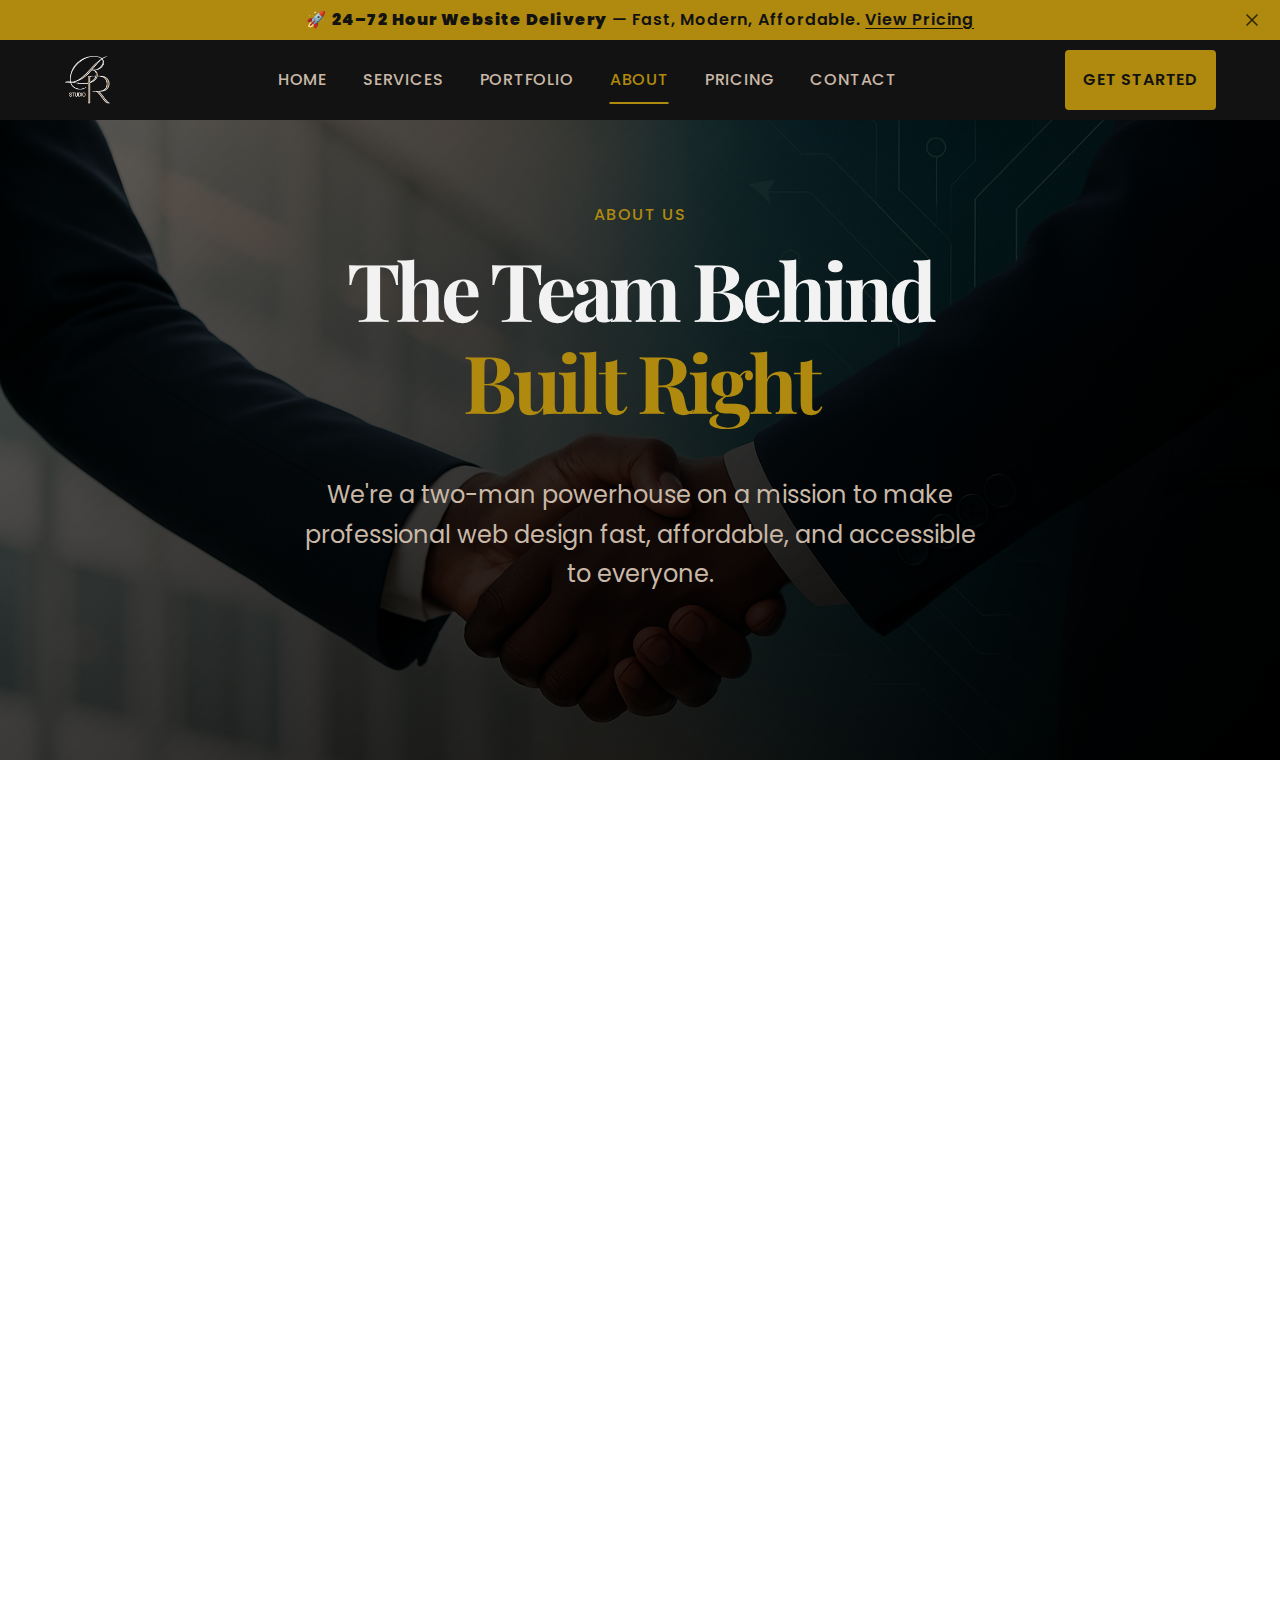
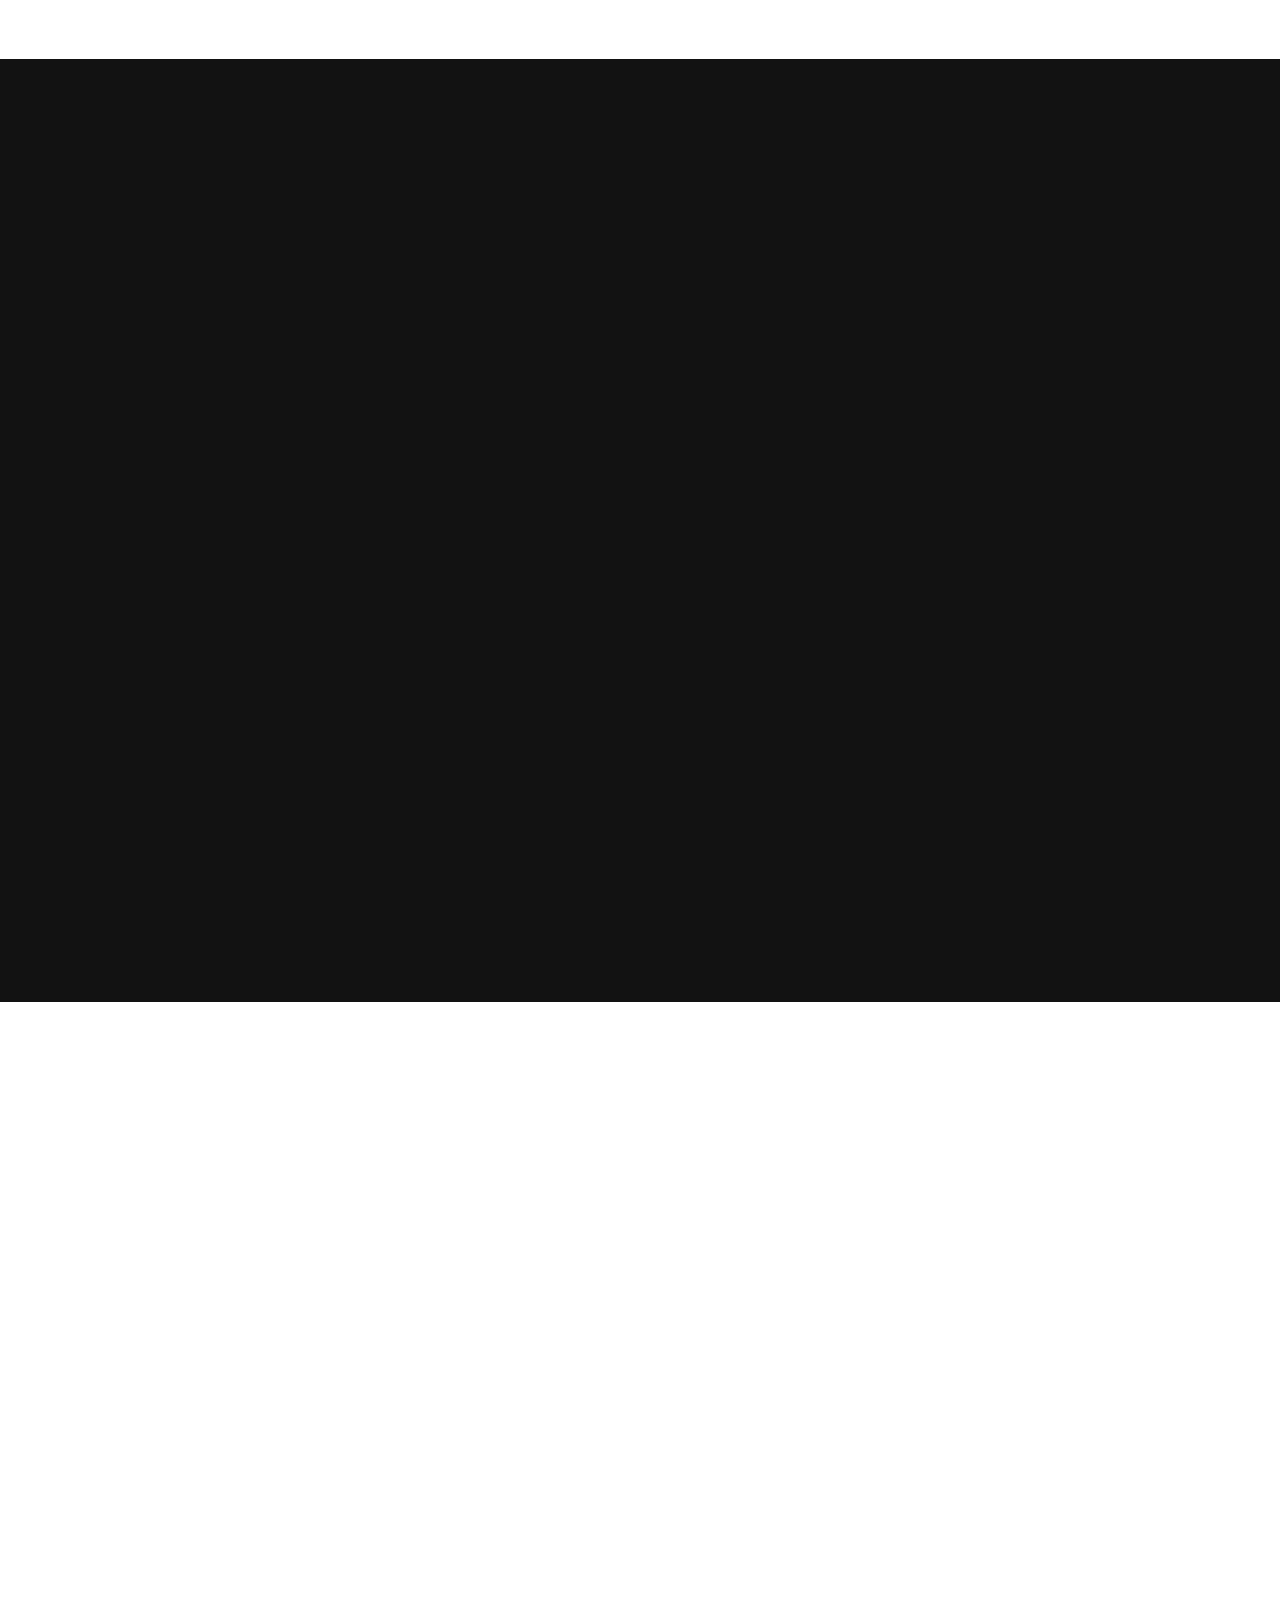
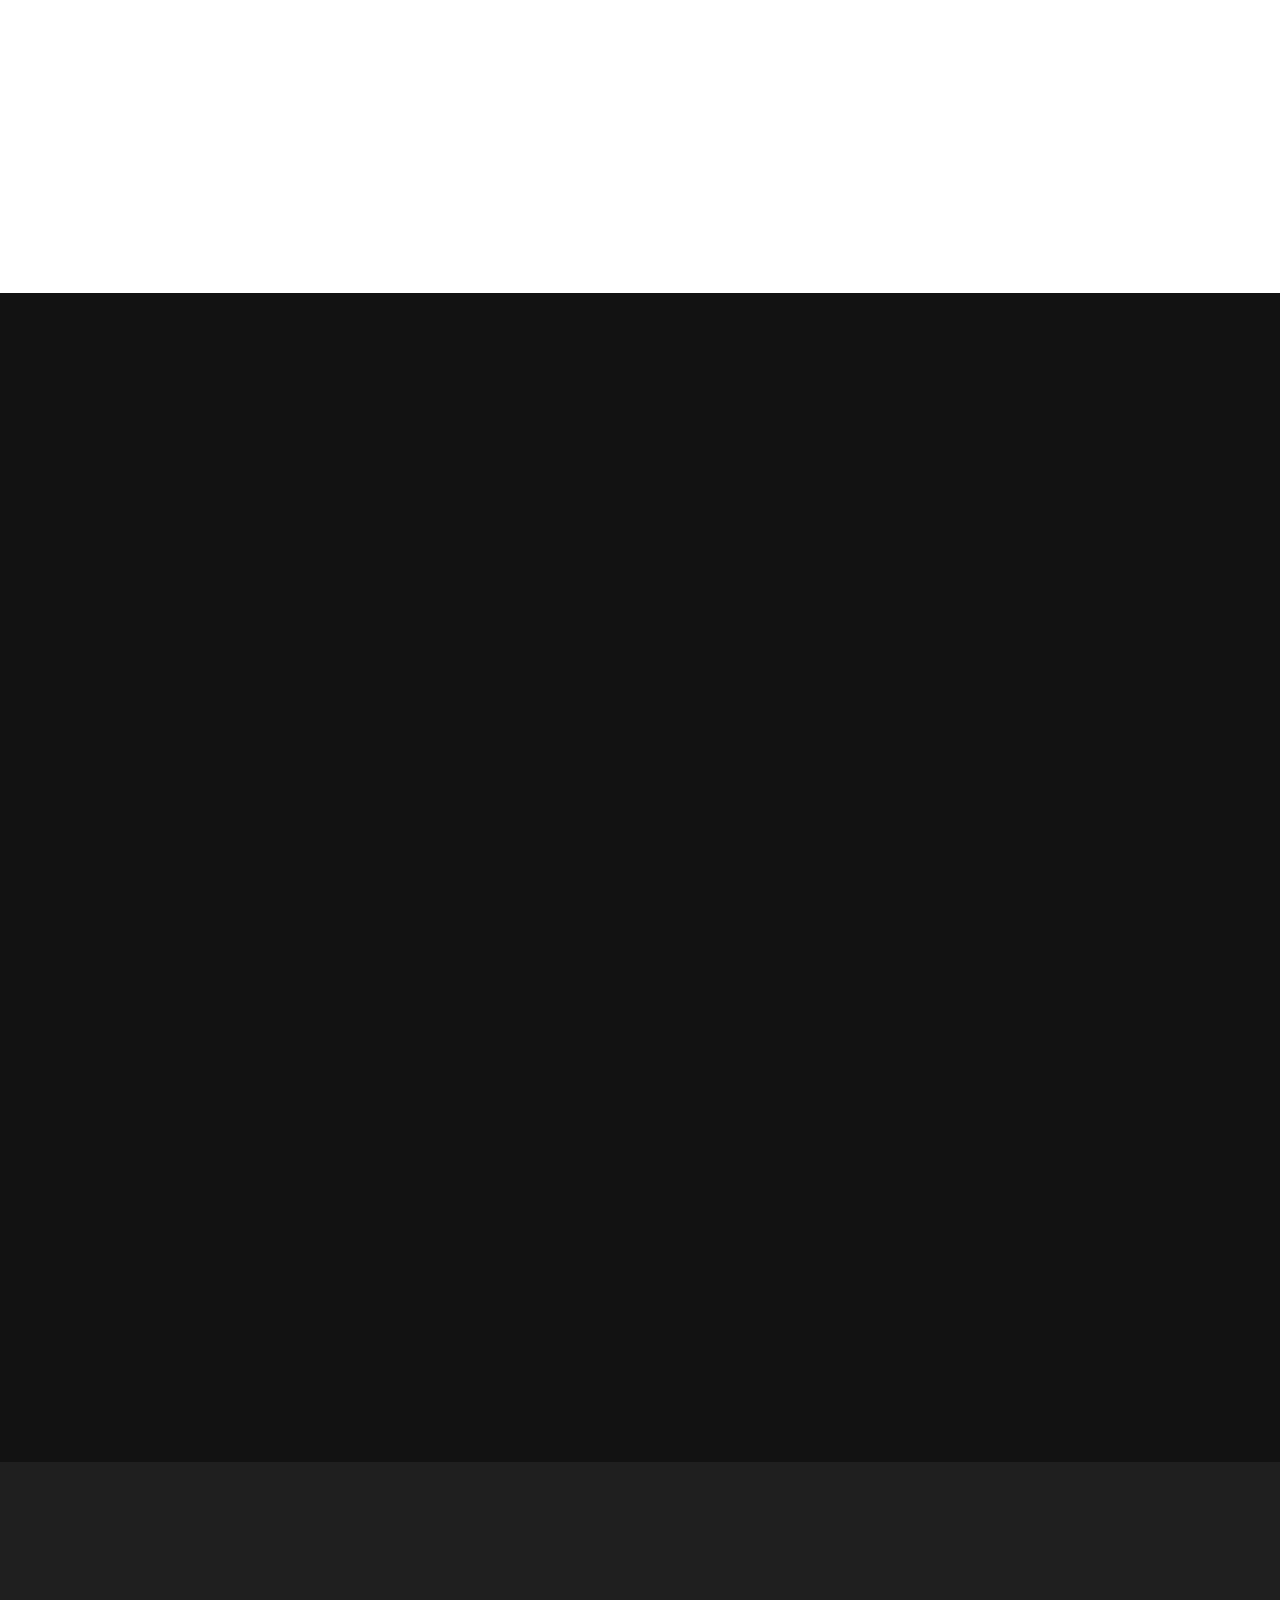
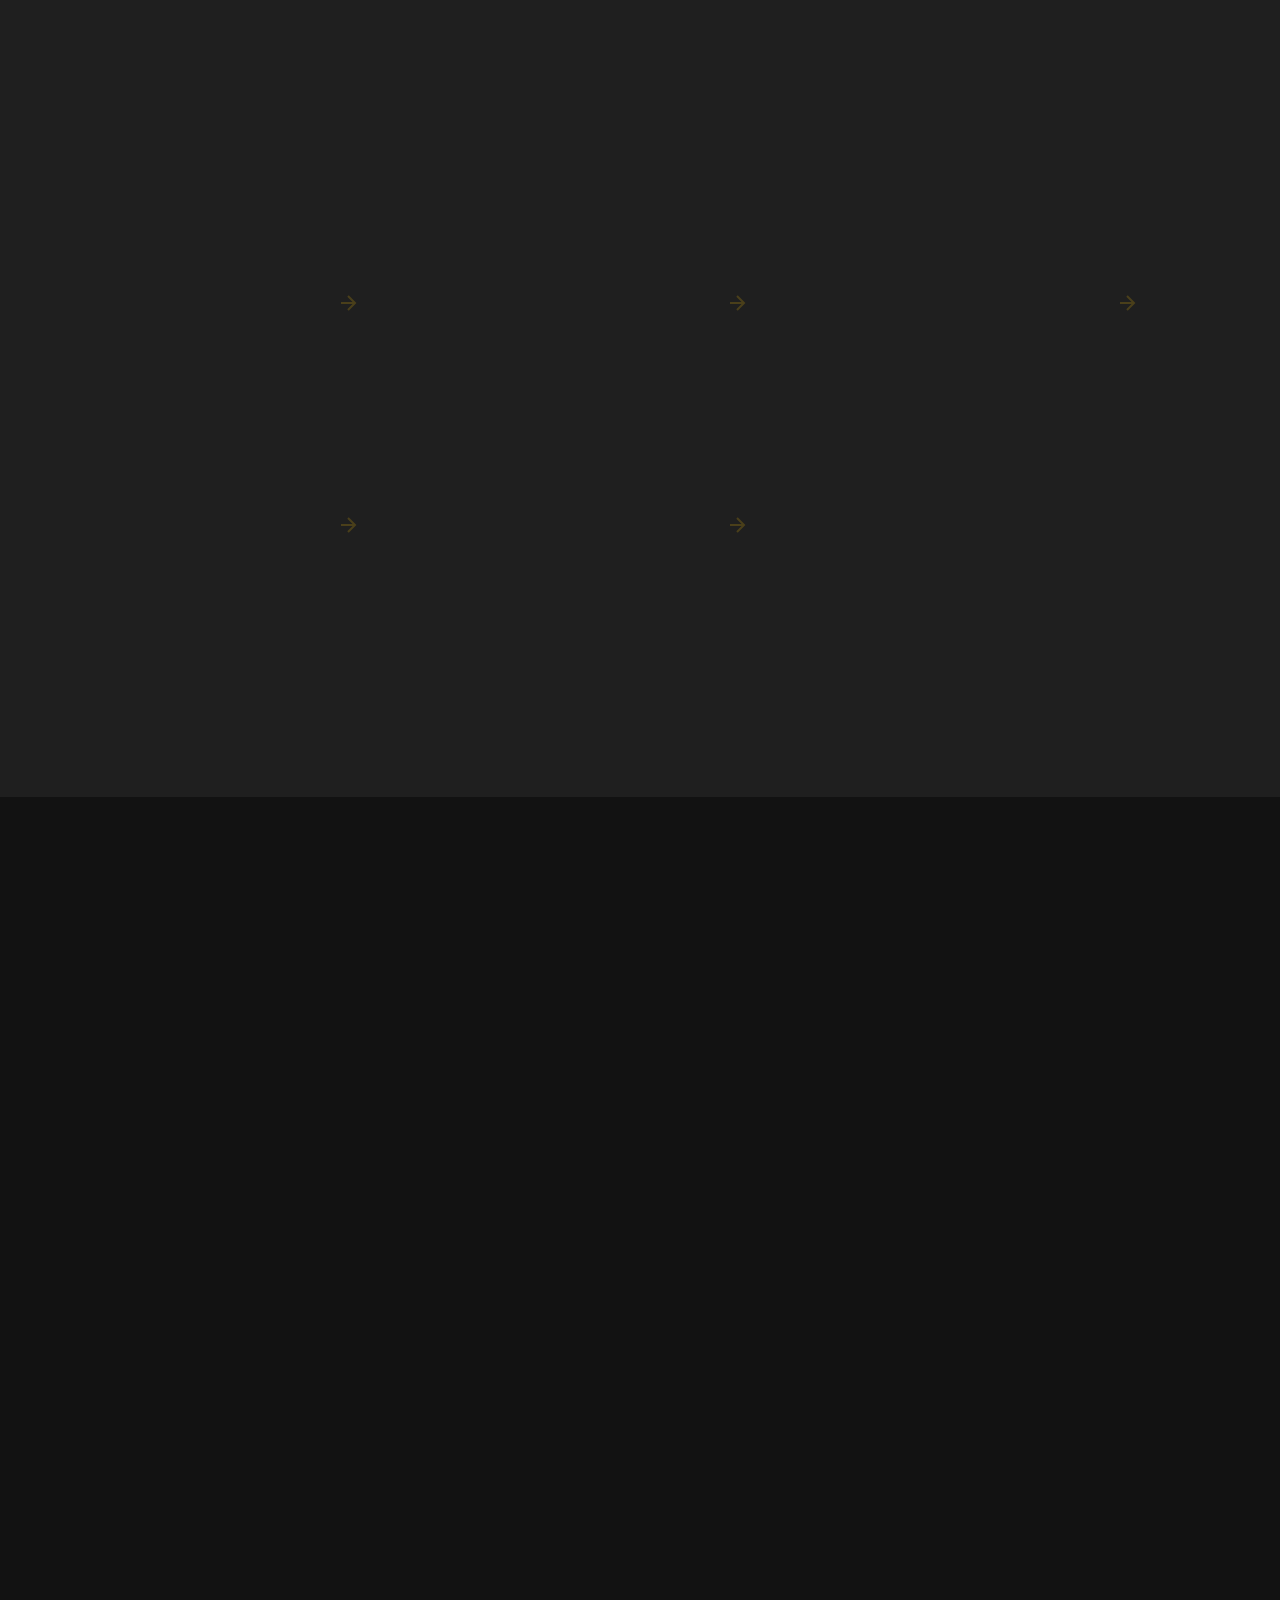
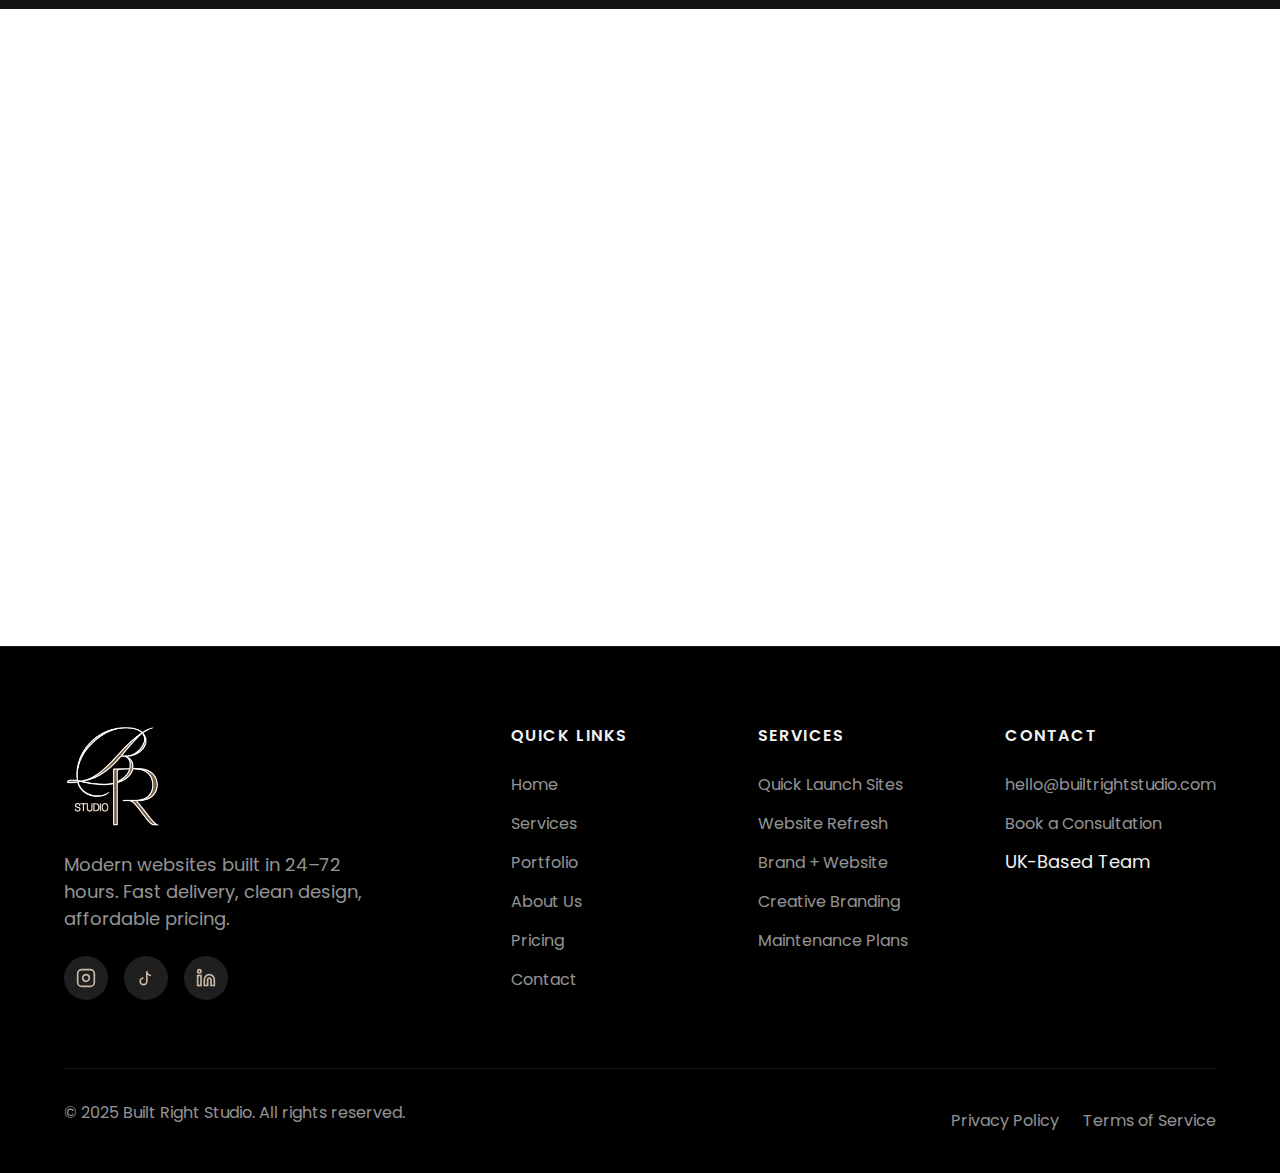
<file: about.html>
<!DOCTYPE html>
<html lang="en">
<head>
  <meta charset="UTF-8">
  <meta name="viewport" content="width=device-width, initial-scale=1.0">
  <meta name="description" content="About Built Right Studio - Meet Sean & Bobby, the two-man powerhouse behind fast, affordable, premium web design. Learn our story, mission, and values.">
  <meta name="keywords" content="about us, web design team, UK web designers, Sean Bobby, Built Right Studio team">
  <meta name="author" content="Built Right Studio">
  
  <!-- Open Graph / Social Media -->
  <meta property="og:type" content="website">
  <meta property="og:url" content="https://builtrrightstudio.com/about">
  <meta property="og:title" content="About Us | Built Right Studio">
  <meta property="og:description" content="Meet Sean & Bobby - the dynamic duo delivering stunning websites in 24-72 hours.">
  
  <!-- Favicon -->
  <link rel="icon" type="image/png" sizes="32x32" href="assets/images/favicon32.png">
  <link rel="icon" type="image/png" sizes="16x16" href="assets/images/favicon16.png">
  <link rel="apple-touch-icon" sizes="180x180" href="assets/images/favicon180.png">
  
  <!-- Google Fonts -->
  <link rel="preconnect" href="https://fonts.googleapis.com">
  <link rel="preconnect" href="https://fonts.gstatic.com" crossorigin>
  <link href="https://fonts.googleapis.com/css2?family=Playfair+Display:ital,wght@0,400;0,500;0,600;0,700;1,400;1,500&family=Poppins:wght@300;400;500;600;700&display=swap" rel="stylesheet">
  
  <!-- Stylesheet -->
  <link rel="stylesheet" href="css/styles.css">
  
  <title>About Us | Built Right Studio</title>
</head>
<body class="has-announcement">

  <!-- ============================================
       ANNOUNCEMENT BAR
       ============================================ -->
  <div class="announcement-bar">
    <span>🚀 <strong>24–72 Hour Website Delivery</strong> — Fast, Modern, Affordable. <a href="pricing.html">View Pricing</a></span>
    <button class="announcement-close" aria-label="Close announcement">
      <svg width="20" height="20" viewBox="0 0 24 24" fill="none" stroke="currentColor" stroke-width="2" stroke-linecap="round" stroke-linejoin="round">
        <line x1="18" y1="6" x2="6" y2="18"></line>
        <line x1="6" y1="6" x2="18" y2="18"></line>
      </svg>
    </button>
  </div>

  <!-- ============================================
       HEADER / NAVIGATION
       ============================================ -->
  <header class="header has-announcement">
    <div class="header-inner">
      <!-- Logo -->
      <a href="index.html" class="logo">
        <img src="assets/images/logo3.png" alt="Built Right Studio">
      </a>
      
      <!-- Main Navigation -->
      <nav class="nav-main" role="navigation" aria-label="Main navigation">
        <a href="index.html" class="nav-link">Home</a>
        <a href="services.html" class="nav-link">Services</a>
        <a href="portfolio.html" class="nav-link">Portfolio</a>
        <a href="about.html" class="nav-link active">About</a>
        <a href="pricing.html" class="nav-link">Pricing</a>
        <a href="contact.html" class="nav-link">Contact</a>
      </nav>
      
      <!-- Header CTA -->
      <div class="header-cta">
        <a href="contact.html" class="btn btn-primary">Get Started</a>
        
        <!-- Mobile Toggle -->
        <button class="mobile-toggle" aria-label="Toggle menu" aria-expanded="false">
          <span></span>
        </button>
      </div>
    </div>
    
    <!-- Mobile Navigation -->
    <nav class="nav-mobile" role="navigation" aria-label="Mobile navigation">
      <a href="index.html" class="nav-link">Home</a>
      <a href="services.html" class="nav-link">Services</a>
      <a href="portfolio.html" class="nav-link">Portfolio</a>
      <a href="about.html" class="nav-link active">About</a>
      <a href="pricing.html" class="nav-link">Pricing</a>
      <a href="contact.html" class="nav-link">Contact</a>
      <a href="contact.html" class="btn btn-primary" style="margin-top: var(--space-6);">Get Started</a>
    </nav>
  </header>

  <!-- ============================================
       MAIN CONTENT
       ============================================ -->
  <main>

    <!-- ============================================
         PAGE HERO
         ============================================ -->
    <section class="section section-dark" style="padding-top: var(--space-20); background: linear-gradient(135deg, rgba(0, 0, 0, 0.6) 0%, var(--color-black-pure) 100%), url('assets/images/7.png') center / cover no-repeat;">
      <div class="container">
        <div class="section-header reveal">
          <span class="overline">About Us</span>
          <h1 class="display-2">The Team Behind <span class="text-gold">Built Right</span></h1>
          <p class="lead">We're a two-man powerhouse on a mission to make professional web design fast, affordable, and accessible to everyone.</p>
        </div>
      </div>
    </section>

    <!-- ============================================
         FOUNDERS STORY
         ============================================ -->
    <section id="story" class="section section-white">
      <div class="container">
        <div style="text-align: center; margin-bottom: var(--space-16);" class="reveal">
            <span class="overline">Our Story</span>
            <h2 style="color: var(--color-charcoal-black); margin-bottom: var(--space-6);">How It All <span class="text-gold">Started</span></h2>
        </div>
        <div class="items-center founder" style="display: flex; gap: var(--space-20);">
          <!-- Visual -->
          <div class="reveal">
            <div class="card card-gold founder-pad" style="text-align: center;">
              <!-- Founders Visual -->
              <div style="display: flex; justify-content: center; gap: var(--space-4); margin-bottom: var(--space-8);">
                <!-- Sean -->
                <div>
                  <div style="width: 120px; height: 120px; background: var(--color-soft-gold); border-radius: var(--radius-full); margin: 0 auto var(--space-4); display: flex; align-items: center; justify-content: center;">
                    <svg width="56" height="56" viewBox="0 0 24 24" fill="none" stroke="var(--color-charcoal-black)" stroke-width="1.5">
                      <path d="M20 21v-2a4 4 0 0 0-4-4H8a4 4 0 0 0-4 4v2"></path>
                      <circle cx="12" cy="7" r="4"></circle>
                    </svg>
                  </div>
                  <h4 style="margin-bottom: var(--space-1);">Sean</h4>
                  <p class="text-gold text-sm">Sales & Creative</p>
                </div>
                
                <!-- Plus Sign -->
                <div style="display: flex; align-items: center;">
                  <div style="width: 40px; height: 40px; background: rgba(212, 175, 55, 0.2); border-radius: var(--radius-full); display: flex; align-items: center; justify-content: center;">
                    <svg width="20" height="20" viewBox="0 0 24 24" fill="none" stroke="var(--color-soft-gold)" stroke-width="2">
                      <line x1="12" y1="5" x2="12" y2="19"></line>
                      <line x1="5" y1="12" x2="19" y2="12"></line>
                    </svg>
                  </div>
                </div>
                
                <!-- Bobby -->
                <div>
                  <div style="width: 120px; height: 120px; background: var(--color-soft-gold); border-radius: var(--radius-full); margin: 0 auto var(--space-4); display: flex; align-items: center; justify-content: center;">
                    <svg width="56" height="56" viewBox="0 0 24 24" fill="none" stroke="var(--color-charcoal-black)" stroke-width="1.5">
                      <polyline points="16 18 22 12 16 6"></polyline>
                      <polyline points="8 6 2 12 8 18"></polyline>
                    </svg>
                  </div>
                  <h4 style="margin-bottom: var(--space-1);">Bobby</h4>
                  <p class="text-gold text-sm">Developer & Tech</p>
                </div>
              </div>
              
              <div class="divider-gold"></div>
              
              <p class="text-gold" style="font-family: var(--font-heading); font-style: italic; font-size: var(--text-xl); margin-top: var(--space-8); margin-bottom: 0;">
                "Sean sells it. Bobby builds it.<br>Clients get it quick."
              </p>
            </div>
          </div>
          
          <!-- Content -->
          <div class="reveal" style="animation-delay: 200ms; max-width: 650px;">
            <p class="lead" style="color: var(--text-secondary2);">
              We met through a shared frustration: why does getting a quality website take so long and cost so much?
            </p>
            <p class="text-dark-gray">
              Sean had years of experience in sales and creative direction, helping businesses understand what they needed but watching them wait months for delivery. Bobby was building websites as a developer, seeing projects drag on due to miscommunication and scope creep.
            </p>
            <p class="text-dark-gray">
              Together, we realised we could do it better. Sean handles the client relationship — understanding your vision, creating wireframes, and ensuring quality. Bobby takes that vision and brings it to life with clean, fast, responsive code.
            </p>
            <p class="text-dark-gray">
              The result? A streamlined process that delivers stunning websites in 24–72 hours, not weeks or months. We've cut out the bloat, the endless meetings, and the ridiculous agency fees.
            </p>
            <p style="font-weight: var(--font-medium); color: var(--text-secondary2);">
              Built Right Studio is about doing things differently — faster, better, and more affordably.
            </p>
          </div>
        </div>
      </div>
    </section>

    <!-- ============================================
         MEET THE TEAM - DETAILED
         ============================================ -->
    <section id="team" class="section section-dark">
      <div class="container">
        <!-- Section Header -->
        <div class="section-header reveal">
          <span class="overline">The Team</span>
          <h2>Meet <span class="text-gold">Sean & Bobby</span></h2>
          <p>Two specialists. Complementary skills. One shared mission.</p>
        </div>
        
        <!-- Team Grid -->
        <div class="grid grid-cols-2 gap-12" data-stagger>
          
          <!-- Sean -->
          <div class="card reveal" style="padding: var(--space-10);">
            <div style="display: flex; gap: var(--space-8); flex-direction: column;">
             
              
              <!-- Info -->
              <div>
                <div style="display: flex; align-items: center; gap: var(--space-4); margin-bottom: var(--space-4);">
                  <!-- Avatar -->
                  <div style="flex-shrink: 0;">
                    <div style="width: 100px; height: 100px; background: var(--color-soft-gold); border-radius: var(--radius-full); display: flex; align-items: center; justify-content: center;">
                      <svg width="48" height="48" viewBox="0 0 24 24" fill="none" stroke="var(--color-charcoal-black)" stroke-width="1.5">
                        <path d="M20 21v-2a4 4 0 0 0-4-4H8a4 4 0 0 0-4 4v2"></path>
                        <circle cx="12" cy="7" r="4"></circle>
                      </svg>
                    </div>
                  </div>
                  <div>
                    <h3 style="margin-bottom: var(--space-1);">Sean</h3>
                    <p class="text-gold" style="margin-bottom: var(--space-4); text-transform: uppercase; letter-spacing: 0.1em; font-size: var(--text-sm);">Sales & Creative Direction</p>
                  </div>
                </div>
                <p class="text-secondary" style="margin-bottom: var(--space-6);">
                  The voice of Built Right Studio. Sean handles everything client-facing — from initial conversations to final handover. He translates your vision into wireframes and ensures every project meets our quality standards.
                </p>
                
                <h6 style="margin-bottom: var(--space-3); color: var(--text-muted);">Responsibilities</h6>
                <ul style="display: flex; flex-direction: column; gap: var(--space-2);">
                  <li style="display: flex; align-items: center; gap: var(--space-3);">
                    <svg width="16" height="16" viewBox="0 0 24 24" fill="none" stroke="var(--color-soft-gold)" stroke-width="2">
                      <polyline points="20 6 9 17 4 12"></polyline>
                    </svg>
                    <span class="text-secondary text-sm">Lead generation & outreach</span>
                  </li>
                  <li style="display: flex; align-items: center; gap: var(--space-3);">
                    <svg width="16" height="16" viewBox="0 0 24 24" fill="none" stroke="var(--color-soft-gold)" stroke-width="2">
                      <polyline points="20 6 9 17 4 12"></polyline>
                    </svg>
                    <span class="text-secondary text-sm">Sales calls & onboarding</span>
                  </li>
                  <li style="display: flex; align-items: center; gap: var(--space-3);">
                    <svg width="16" height="16" viewBox="0 0 24 24" fill="none" stroke="var(--color-soft-gold)" stroke-width="2">
                      <polyline points="20 6 9 17 4 12"></polyline>
                    </svg>
                    <span class="text-secondary text-sm">Wireframes & branding direction</span>
                  </li>
                  <li style="display: flex; align-items: center; gap: var(--space-3);">
                    <svg width="16" height="16" viewBox="0 0 24 24" fill="none" stroke="var(--color-soft-gold)" stroke-width="2">
                      <polyline points="20 6 9 17 4 12"></polyline>
                    </svg>
                    <span class="text-secondary text-sm">Quality assurance & handover</span>
                  </li>
                </ul>
              </div>
            </div>
          </div>
          
          <!-- Bobby -->
          <div class="card reveal" style="padding: var(--space-10);">
            <div style="display: flex; gap: var(--space-8);">
              
              
              <!-- Info -->
              <div>
                <div style="display: flex; align-items: center; gap: var(--space-4); margin-bottom: var(--space-4);">
                  <!-- Avatar -->
                  <div style="flex-shrink: 0;">
                    <div style="width: 100px; height: 100px; background: var(--color-soft-gold); border-radius: var(--radius-full); display: flex; align-items: center; justify-content: center;">
                      <svg width="48" height="48" viewBox="0 0 24 24" fill="none" stroke="var(--color-charcoal-black)" stroke-width="1.5">
                        <polyline points="16 18 22 12 16 6"></polyline>
                        <polyline points="8 6 2 12 8 18"></polyline>
                      </svg>
                    </div>
                  </div>
                  <div>
                    <h3 style="margin-bottom: var(--space-1);">Bobby</h3>
                    <p class="text-gold" style="margin-bottom: var(--space-4); text-transform: uppercase; letter-spacing: 0.1em; font-size: var(--text-sm);">Developer & Technical Lead</p>
                  </div>
                </div>
                <p class="text-secondary" style="margin-bottom: var(--space-6);">
                  The builder behind the scenes. Bobby takes Sean's wireframes and transforms them into pixel-perfect, high-performance websites. Speed, responsiveness, and clean code are his obsession.
                </p>
                
                <h6 style="margin-bottom: var(--space-3); color: var(--text-muted);">Responsibilities</h6>
                <ul style="display: flex; flex-direction: column; gap: var(--space-2);">
                  <li style="display: flex; align-items: center; gap: var(--space-3);">
                    <svg width="16" height="16" viewBox="0 0 24 24" fill="none" stroke="var(--color-soft-gold)" stroke-width="2">
                      <polyline points="20 6 9 17 4 12"></polyline>
                    </svg>
                    <span class="text-secondary text-sm">Full website development</span>
                  </li>
                  <li style="display: flex; align-items: center; gap: var(--space-3);">
                    <svg width="16" height="16" viewBox="0 0 24 24" fill="none" stroke="var(--color-soft-gold)" stroke-width="2">
                      <polyline points="20 6 9 17 4 12"></polyline>
                    </svg>
                    <span class="text-secondary text-sm">Responsive design & mobile</span>
                  </li>
                  <li style="display: flex; align-items: center; gap: var(--space-3);">
                    <svg width="16" height="16" viewBox="0 0 24 24" fill="none" stroke="var(--color-soft-gold)" stroke-width="2">
                      <polyline points="20 6 9 17 4 12"></polyline>
                    </svg>
                    <span class="text-secondary text-sm">Performance optimisation</span>
                  </li>
                  <li style="display: flex; align-items: center; gap: var(--space-3);">
                    <svg width="16" height="16" viewBox="0 0 24 24" fill="none" stroke="var(--color-soft-gold)" stroke-width="2">
                      <polyline points="20 6 9 17 4 12"></polyline>
                    </svg>
                    <span class="text-secondary text-sm">Technical support & maintenance</span>
                  </li>
                </ul>
              </div>
            </div>
          </div>
          
        </div>
      </div>
    </section>

    <!-- ============================================
         MISSION & VISION
         ============================================ -->
    <section id="mission" class="section section-white">
      <div class="container">
        <div class="grid grid-cols-2 gap-16 items-center">
          <!-- Content -->
          <div class="reveal">
            <span class="overline">Our Purpose</span>
            <h2 style="color: var(--color-charcoal-black);">Mission & <span class="text-gold">Vision</span></h2>
            
            <div style="margin-top: var(--space-8);">
              <h4 style="margin-bottom: var(--space-3); color: var(--text-secondary2);">
                <svg width="24" height="24" viewBox="0 0 24 24" fill="none" stroke="var(--color-soft-gold)" stroke-width="2" style="display: inline; vertical-align: middle; margin-right: var(--space-3);">
                  <circle cx="12" cy="12" r="10"></circle>
                  <circle cx="12" cy="12" r="6"></circle>
                  <circle cx="12" cy="12" r="2"></circle>
                </svg>
                Our Mission
              </h4>
              <p class="lead text-dark-gray" style="margin-bottom: var(--space-8);">
                To deliver high-quality, modern websites quickly and efficiently, helping businesses grow through strong digital presence, clean design, and smart technology.
              </p>
              
              <h4 style="margin-bottom: var(--space-3); color: var(--text-secondary2);">
                <svg width="24" height="24" viewBox="0 0 24 24" fill="none" stroke="var(--color-soft-gold)" stroke-width="2" style="display: inline; vertical-align: middle; margin-right: var(--space-3);">
                  <polygon points="12 2 15.09 8.26 22 9.27 17 14.14 18.18 21.02 12 17.77 5.82 21.02 7 14.14 2 9.27 8.91 8.26 12 2"></polygon>
                </svg>
                Our Vision
              </h4>
              <p class="lead text-dark-gray">
                To become the go-to web design studio for small businesses and startups who want premium quality without the agency price tag or wait time.
              </p>
            </div>
          </div>
          
          <!-- Stats / Impact -->
          <div class="reveal" style="animation-delay: 200ms;">
            <div class="card founder-pad">
              <h4 style="text-align: center; margin-bottom: var(--space-8);">Our Impact So Far</h4>
              
              <div class="stats-grid" style="grid-template-columns: repeat(2, 1fr); gap: var(--space-8);">
                <div class="stat-item" style="text-align: center;">
                  <div class="stat-number" data-counter="50" data-suffix="+">0+</div>
                  <div class="stat-label">Websites Launched</div>
                </div>
                <div class="stat-item" style="text-align: center;">
                  <div class="stat-number" data-counter="100" data-suffix="%">0%</div>
                  <div class="stat-label">Client Satisfaction</div>
                </div>
                <div class="stat-item" style="text-align: center;">
                  <div class="stat-number" data-counter="48" data-suffix="h">0h</div>
                  <div class="stat-label">Avg. Delivery</div>
                </div>
                <div class="stat-item" style="text-align: center;">
                  <div class="stat-number" data-counter="8">0</div>
                  <div class="stat-label">Industries Served</div>
                </div>
              </div>
              
              <div class="divider" style="margin: var(--space-8) 0;"></div>
              
              <div class="text-center">
                <p class="text-muted" style="margin-bottom: var(--space-4);">And we're just getting started.</p>
                <a href="contact.html" class="btn btn-primary">Join Our Journey</a>
              </div>
            </div>
          </div>
        </div>
      </div>
    </section>

    <!-- ============================================
         OUR VALUES
         ============================================ -->
    <section id="values" class="section section-dark">
      <div class="container">
        <!-- Section Header -->
        <div class="section-header reveal">
          <span class="overline">What We Stand For</span>
          <h2>Our <span class="text-gold">Values</span></h2>
          <p>The principles that guide every project we take on.</p>
        </div>
        
        <!-- Values Grid -->
        <div class="grid grid-cols-3 gap-8" data-stagger>
          
          <!-- Value 1 - Speed -->
          <div class="card reveal" style="padding: var(--space-8); text-align: center;">
            <div style="width: 80px; height: 80px; background: rgba(212, 175, 55, 0.1); border-radius: var(--radius-full); margin: 0 auto var(--space-6); display: flex; align-items: center; justify-content: center;">
              <svg width="36" height="36" viewBox="0 0 24 24" fill="none" stroke="var(--color-soft-gold)" stroke-width="1.5">
                <polygon points="13 2 3 14 12 14 11 22 21 10 12 10 13 2"></polygon>
              </svg>
            </div>
            <h4 style="margin-bottom: var(--space-3);">Fast Delivery</h4>
            <p class="text-secondary">We don't believe in endless timelines. Your website should be live in days, not months. Our streamlined process makes it happen.</p>
          </div>
          
          <!-- Value 2 - Quality -->
          <div class="card reveal" style="padding: var(--space-8); text-align: center;">
            <div style="width: 80px; height: 80px; background: rgba(212, 175, 55, 0.1); border-radius: var(--radius-full); margin: 0 auto var(--space-6); display: flex; align-items: center; justify-content: center;">
              <svg width="36" height="36" viewBox="0 0 24 24" fill="none" stroke="var(--color-soft-gold)" stroke-width="1.5">
                <polygon points="12 2 15.09 8.26 22 9.27 17 14.14 18.18 21.02 12 17.77 5.82 21.02 7 14.14 2 9.27 8.91 8.26 12 2"></polygon>
              </svg>
            </div>
            <h4 style="margin-bottom: var(--space-3);">Clean Design</h4>
            <p class="text-secondary">No clutter. No gimmicks. Just beautiful, modern design that communicates your brand and converts visitors into customers.</p>
          </div>
          
          <!-- Value 3 - Affordability -->
          <div class="card reveal" style="padding: var(--space-8); text-align: center;">
            <div style="width: 80px; height: 80px; background: rgba(212, 175, 55, 0.1); border-radius: var(--radius-full); margin: 0 auto var(--space-6); display: flex; align-items: center; justify-content: center;">
              <svg width="36" height="36" viewBox="0 0 24 24" fill="none" stroke="var(--color-soft-gold)" stroke-width="1.5">
                <line x1="12" y1="1" x2="12" y2="23"></line>
                <path d="M17 5H9.5a3.5 3.5 0 0 0 0 7h5a3.5 3.5 0 0 1 0 7H6"></path>
              </svg>
            </div>
            <h4 style="margin-bottom: var(--space-3);">Affordable Pricing</h4>
            <p class="text-secondary">Premium doesn't have to mean expensive. We've eliminated agency overhead to offer professional results at fair prices.</p>
          </div>
          
          <!-- Value 4 - Performance -->
          <div class="card reveal" style="padding: var(--space-8); text-align: center;">
            <div style="width: 80px; height: 80px; background: rgba(212, 175, 55, 0.1); border-radius: var(--radius-full); margin: 0 auto var(--space-6); display: flex; align-items: center; justify-content: center;">
              <svg width="36" height="36" viewBox="0 0 24 24" fill="none" stroke="var(--color-soft-gold)" stroke-width="1.5">
                <path d="M22 12h-4l-3 9L9 3l-3 9H2"></path>
              </svg>
            </div>
            <h4 style="margin-bottom: var(--space-3);">High Performance</h4>
            <p class="text-secondary">Every site we build is optimised for speed. Fast loading, smooth animations, and responsive on every device.</p>
          </div>
          
          <!-- Value 5 - Communication -->
          <div class="card reveal" style="padding: var(--space-8); text-align: center;">
            <div style="width: 80px; height: 80px; background: rgba(212, 175, 55, 0.1); border-radius: var(--radius-full); margin: 0 auto var(--space-6); display: flex; align-items: center; justify-content: center;">
              <svg width="36" height="36" viewBox="0 0 24 24" fill="none" stroke="var(--color-soft-gold)" stroke-width="1.5">
                <path d="M21 15a2 2 0 0 1-2 2H7l-4 4V5a2 2 0 0 1 2-2h14a2 2 0 0 1 2 2z"></path>
              </svg>
            </div>
            <h4 style="margin-bottom: var(--space-3);">Clear Communication</h4>
            <p class="text-secondary">No jargon. No surprises. We keep you informed at every step and respond quickly to questions and feedback.</p>
          </div>
          
          <!-- Value 6 - Results -->
          <div class="card reveal" style="padding: var(--space-8); text-align: center;">
            <div style="width: 80px; height: 80px; background: rgba(212, 175, 55, 0.1); border-radius: var(--radius-full); margin: 0 auto var(--space-6); display: flex; align-items: center; justify-content: center;">
              <svg width="36" height="36" viewBox="0 0 24 24" fill="none" stroke="var(--color-soft-gold)" stroke-width="1.5">
                <line x1="18" y1="20" x2="18" y2="10"></line>
                <line x1="12" y1="20" x2="12" y2="4"></line>
                <line x1="6" y1="20" x2="6" y2="14"></line>
              </svg>
            </div>
            <h4 style="margin-bottom: var(--space-3);">Results-Driven</h4>
            <p class="text-secondary">A pretty website isn't enough. We build sites that work — driving leads, bookings, and sales for your business.</p>
          </div>
          
        </div>
      </div>
    </section>

    <!-- ============================================
         HOW WE WORK
         ============================================ -->
    <section id="process" class="section section-slate">
      <div class="container">
        <!-- Section Header -->
        <div class="section-header reveal">
          <span class="overline">Our Process</span>
          <h2>How We <span class="text-gold">Work</span></h2>
          <p>A simple, streamlined process designed for speed and quality.</p>
        </div>
        
        <!-- Process Steps -->
        <div class="grid grid-cols-6 grid-cols-6b gap-4" data-stagger style="margin-bottom: var(--space-12);">
          
          <!-- Step 1 -->
          <div class="reveal text-center">
            <div style="width: 60px; height: 60px; background: var(--color-soft-gold); border-radius: var(--radius-full); margin: 0 auto var(--space-4); display: flex; align-items: center; justify-content: center; font-weight: var(--font-bold); color: var(--color-charcoal-black); font-size: var(--text-xl);">1</div>
            <h6 style="margin-bottom: var(--space-2);">Consult</h6>
            <p class="text-sm text-muted">15-min call to understand your needs</p>
          </div>
          
          <!-- Arrow -->
          <div class="reveal" style="display: flex; align-items: center; justify-content: center; opacity: 0.3;">
            <svg width="24" height="24" viewBox="0 0 24 24" fill="none" stroke="var(--color-soft-gold)" stroke-width="2">
              <line x1="5" y1="12" x2="19" y2="12"></line>
              <polyline points="12 5 19 12 12 19"></polyline>
            </svg>
          </div>
          
          <!-- Step 2 -->
          <div class="reveal text-center">
            <div style="width: 60px; height: 60px; background: var(--color-soft-gold); border-radius: var(--radius-full); margin: 0 auto var(--space-4); display: flex; align-items: center; justify-content: center; font-weight: var(--font-bold); color: var(--color-charcoal-black); font-size: var(--text-xl);">2</div>
            <h6 style="margin-bottom: var(--space-2);">Deposit</h6>
            <p class="text-sm text-muted">Secure your spot and we begin</p>
          </div>
          
          <!-- Arrow -->
          <div class="reveal" style="display: flex; align-items: center; justify-content: center; opacity: 0.3;">
            <svg width="24" height="24" viewBox="0 0 24 24" fill="none" stroke="var(--color-soft-gold)" stroke-width="2">
              <line x1="5" y1="12" x2="19" y2="12"></line>
              <polyline points="12 5 19 12 12 19"></polyline>
            </svg>
          </div>
          
          <!-- Step 3 -->
          <div class="reveal text-center">
            <div style="width: 60px; height: 60px; background: var(--color-soft-gold); border-radius: var(--radius-full); margin: 0 auto var(--space-4); display: flex; align-items: center; justify-content: center; font-weight: var(--font-bold); color: var(--color-charcoal-black); font-size: var(--text-xl);">3</div>
            <h6 style="margin-bottom: var(--space-2);">Design</h6>
            <p class="text-sm text-muted">Wireframe & direction for approval</p>
          </div>
          
          <!-- Arrow -->
          <div class="reveal" style="display: flex; align-items: center; justify-content: center; opacity: 0.3;">
            <svg width="24" height="24" viewBox="0 0 24 24" fill="none" stroke="var(--color-soft-gold)" stroke-width="2">
              <line x1="5" y1="12" x2="19" y2="12"></line>
              <polyline points="12 5 19 12 12 19"></polyline>
            </svg>
          </div>
          
        </div>
        
        <div class="grid grid-cols-6 grid-cols-6b gap-4" data-stagger>
          
          <!-- Step 4 -->
          <div class="reveal text-center">
            <div style="width: 60px; height: 60px; background: var(--color-soft-gold); border-radius: var(--radius-full); margin: 0 auto var(--space-4); display: flex; align-items: center; justify-content: center; font-weight: var(--font-bold); color: var(--color-charcoal-black); font-size: var(--text-xl);">4</div>
            <h6 style="margin-bottom: var(--space-2);">Build</h6>
            <p class="text-sm text-muted">Full development in 24-48h</p>
          </div>
          
          <!-- Arrow -->
          <div class="reveal" style="display: flex; align-items: center; justify-content: center; opacity: 0.3;">
            <svg width="24" height="24" viewBox="0 0 24 24" fill="none" stroke="var(--color-soft-gold)" stroke-width="2">
              <line x1="5" y1="12" x2="19" y2="12"></line>
              <polyline points="12 5 19 12 12 19"></polyline>
            </svg>
          </div>
          
          <!-- Step 5 -->
          <div class="reveal text-center">
            <div style="width: 60px; height: 60px; background: var(--color-soft-gold); border-radius: var(--radius-full); margin: 0 auto var(--space-4); display: flex; align-items: center; justify-content: center; font-weight: var(--font-bold); color: var(--color-charcoal-black); font-size: var(--text-xl);">5</div>
            <h6 style="margin-bottom: var(--space-2);">Review</h6>
            <p class="text-sm text-muted">Your feedback, our revisions</p>
          </div>
          
          <!-- Arrow -->
          <div class="reveal" style="display: flex; align-items: center; justify-content: center; opacity: 0.3;">
            <svg width="24" height="24" viewBox="0 0 24 24" fill="none" stroke="var(--color-soft-gold)" stroke-width="2">
              <line x1="5" y1="12" x2="19" y2="12"></line>
              <polyline points="12 5 19 12 12 19"></polyline>
            </svg>
          </div>
          
          <!-- Step 6 -->
          <div class="reveal text-center">
            <div style="width: 60px; height: 60px; background: var(--color-soft-gold); border-radius: var(--radius-full); margin: 0 auto var(--space-4); display: flex; align-items: center; justify-content: center; font-weight: var(--font-bold); color: var(--color-charcoal-black); font-size: var(--text-xl);">6</div>
            <h6 style="margin-bottom: var(--space-2);">Launch</h6>
            <p class="text-sm text-muted">Go live + ongoing support</p>
          </div>
          
          <!-- Final Celebration -->
          <div class="reveal" style="display: flex; align-items: center; justify-content: center;">
            <div style="width: 60px; height: 60px; background: rgba(212, 175, 55, 0.2); border-radius: var(--radius-full); display: flex; align-items: center; justify-content: center;">
              <svg width="28" height="28" viewBox="0 0 24 24" fill="none" stroke="var(--color-soft-gold)" stroke-width="2">
                <polyline points="20 6 9 17 4 12"></polyline>
              </svg>
            </div>
          </div>
          
        </div>
        
        <!-- CTA -->
        <div class="text-center reveal" style="margin-top: var(--space-12);">
          <a href="contact.html" class="btn btn-primary btn-lg">Start Your Project</a>
        </div>
      </div>
    </section>

    <!-- ============================================
         WHY CHOOSE US
         ============================================ -->
    <section class="section section-dark">
      <div class="container">
        <div class="grid grid-cols-2 gap-16 items-center" style="gap: var(--space-20);">
          <!-- Content -->
          <div class="reveal">
            <span class="overline">The Difference</span>
            <h2>Why Choose <span class="text-gold">Built Right?</span></h2>
            <p class="lead">
              We're not a typical agency. Here's what makes us different.
            </p>
            
            <div style="display: flex; flex-direction: column; gap: var(--space-6); margin-top: var(--space-8);">
              <!-- Comparison Item -->
              <div style="display: flex; gap: var(--space-6);">
                <div style="flex: 1; padding: var(--space-4); background: rgba(255,255,255,0.03); border-radius: var(--radius-md);">
                  <div class="text-muted text-sm" style="margin-bottom: var(--space-2);">Traditional Agency</div>
                  <div class="text-secondary">4-8 weeks delivery</div>
                </div>
                <div style="flex: 1; padding: var(--space-4); background: rgba(212, 175, 55, 0.1); border: 1px solid var(--color-soft-gold); border-radius: var(--radius-md);">
                  <div class="text-gold text-sm" style="margin-bottom: var(--space-2);">Built Right Studio</div>
                  <div class="text-white">24-72 hours delivery</div>
                </div>
              </div>
              
              <div style="display: flex; gap: var(--space-6);">
                <div style="flex: 1; padding: var(--space-4); background: rgba(255,255,255,0.03); border-radius: var(--radius-md);">
                  <div class="text-muted text-sm" style="margin-bottom: var(--space-2);">Traditional Agency</div>
                  <div class="text-secondary">£3,000 - £15,000+</div>
                </div>
                <div style="flex: 1; padding: var(--space-4); background: rgba(212, 175, 55, 0.1); border: 1px solid var(--color-soft-gold); border-radius: var(--radius-md);">
                  <div class="text-gold text-sm" style="margin-bottom: var(--space-2);">Built Right Studio</div>
                  <div class="text-white">£350 - £1,200</div>
                </div>
              </div>
              
              <div style="display: flex; gap: var(--space-6);">
                <div style="flex: 1; padding: var(--space-4); background: rgba(255,255,255,0.03); border-radius: var(--radius-md);">
                  <div class="text-muted text-sm" style="margin-bottom: var(--space-2);">Traditional Agency</div>
                  <div class="text-secondary">Endless meetings</div>
                </div>
                <div style="flex: 1; padding: var(--space-4); background: rgba(212, 175, 55, 0.1); border: 1px solid var(--color-soft-gold); border-radius: var(--radius-md);">
                  <div class="text-gold text-sm" style="margin-bottom: var(--space-2);">Built Right Studio</div>
                  <div class="text-white">One 15-min call</div>
                </div>
              </div>
            </div>
          </div>
          
          <!-- Testimonial -->
          <div class="reveal" style="animation-delay: 200ms;">
            <div class="card testimonial-card" style="padding: var(--space-10);">
              <p class="quote" style="font-size: var(--text-xl); margin-top: var(--space-10);">
                "I was quoted £5,000 and 6 weeks by another agency. Built Right Studio delivered the same quality website in 2 days for under £500. Absolutely unreal."
              </p>
              <div class="author">
                <div style="width: 56px; height: 56px; background: var(--color-soft-gold); border-radius: var(--radius-full); display: flex; align-items: center; justify-content: center; color: var(--color-charcoal-black); font-weight: var(--font-bold);">JM</div>
                <div>
                  <div class="author-name">James Mitchell</div>
                  <div class="author-title">Mitchell & Associates Law</div>
                </div>
              </div>
            </div>
            
            <div class="card" style="margin-top: var(--space-6); padding: var(--space-6); text-align: center;">
              <div style="display: flex; justify-content: center; gap: var(--space-1); margin-bottom: var(--space-3);">
                <svg width="20" height="20" viewBox="0 0 24 24" fill="var(--color-soft-gold)" stroke="var(--color-soft-gold)" stroke-width="2"><polygon points="12 2 15.09 8.26 22 9.27 17 14.14 18.18 21.02 12 17.77 5.82 21.02 7 14.14 2 9.27 8.91 8.26 12 2"></polygon></svg>
                <svg width="20" height="20" viewBox="0 0 24 24" fill="var(--color-soft-gold)" stroke="var(--color-soft-gold)" stroke-width="2"><polygon points="12 2 15.09 8.26 22 9.27 17 14.14 18.18 21.02 12 17.77 5.82 21.02 7 14.14 2 9.27 8.91 8.26 12 2"></polygon></svg>
                <svg width="20" height="20" viewBox="0 0 24 24" fill="var(--color-soft-gold)" stroke="var(--color-soft-gold)" stroke-width="2"><polygon points="12 2 15.09 8.26 22 9.27 17 14.14 18.18 21.02 12 17.77 5.82 21.02 7 14.14 2 9.27 8.91 8.26 12 2"></polygon></svg>
                <svg width="20" height="20" viewBox="0 0 24 24" fill="var(--color-soft-gold)" stroke="var(--color-soft-gold)" stroke-width="2"><polygon points="12 2 15.09 8.26 22 9.27 17 14.14 18.18 21.02 12 17.77 5.82 21.02 7 14.14 2 9.27 8.91 8.26 12 2"></polygon></svg>
                <svg width="20" height="20" viewBox="0 0 24 24" fill="var(--color-soft-gold)" stroke="var(--color-soft-gold)" stroke-width="2"><polygon points="12 2 15.09 8.26 22 9.27 17 14.14 18.18 21.02 12 17.77 5.82 21.02 7 14.14 2 9.27 8.91 8.26 12 2"></polygon></svg>
              </div>
              <p class="text-white" style="margin-bottom: 0;">5.0 rating from 50+ clients</p>
            </div>
          </div>
        </div>
      </div>
    </section>

    <!-- ============================================
         CTA SECTION
         ============================================ -->
    <section class="section section-white">
      <div class="container">
        <div class="card card-gold reveal" style="padding: var(--space-16); text-align: center;">
          <h2 style="margin-bottom: var(--space-4);">Ready to Work <span class="text-gold">With Us?</span></h2>
          <p class="lead" style="max-width: 600px; margin: 0 auto var(--space-8);">
            Let's build something great together. Book a free 15-minute consultation and let's discuss your project.
          </p>
          <div class="btn-group" style="justify-content: center;">
            <a href="contact.html" class="btn btn-primary btn-lg">Book a Call</a>
            <a href="portfolio.html" class="btn btn-secondary btn-lg">See Our Work</a>
          </div>
        </div>
      </div>
    </section>

  </main>

  <!-- ============================================
       FOOTER
       ============================================ -->
  <footer class="footer">
    <div class="container">
      <div class="footer-grid">
        <!-- Brand -->
        <div class="footer-brand">
          <a href="index.html" class="logo">
            <img src="assets/images/logo3.png" alt="Built Right Studio" style="height: 100px;">
          </a>
          <p>Modern websites built in 24–72 hours. Fast delivery, clean design, affordable pricing.</p>
          
          <!-- Social Links -->
          <div class="social-links">
            <a href="#" class="social-link" aria-label="Instagram">
              <svg viewBox="0 0 24 24" fill="none" stroke="currentColor" stroke-width="2">
                <rect x="2" y="2" width="20" height="20" rx="5" ry="5"></rect>
                <path d="M16 11.37A4 4 0 1 1 12.63 8 4 4 0 0 1 16 11.37z"></path>
                <line x1="17.5" y1="6.5" x2="17.51" y2="6.5"></line>
              </svg>
            </a>
            <a href="#" class="social-link" aria-label="TikTok">
              <svg viewBox="0 0 24 24" fill="none" stroke="currentColor" stroke-width="2">
                <path d="M9 12a4 4 0 1 0 4 4V4a5 5 0 0 0 5 5"></path>
              </svg>
            </a>
            <a href="#" class="social-link" aria-label="LinkedIn">
              <svg viewBox="0 0 24 24" fill="none" stroke="currentColor" stroke-width="2">
                <path d="M16 8a6 6 0 0 1 6 6v7h-4v-7a2 2 0 0 0-2-2 2 2 0 0 0-2 2v7h-4v-7a6 6 0 0 1 6-6z"></path>
                <rect x="2" y="9" width="4" height="12"></rect>
                <circle cx="4" cy="4" r="2"></circle>
              </svg>
            </a>
          </div>
        </div>
        
        <!-- Quick Links -->
        <div>
          <h6 class="footer-heading">Quick Links</h6>
          <ul class="footer-links">
            <li><a href="index.html">Home</a></li>
            <li><a href="services.html">Services</a></li>
            <li><a href="portfolio.html">Portfolio</a></li>
            <li><a href="about.html">About Us</a></li>
            <li><a href="pricing.html">Pricing</a></li>
            <li><a href="contact.html">Contact</a></li>
          </ul>
        </div>
        
        <!-- Services -->
        <div>
          <h6 class="footer-heading">Services</h6>
          <ul class="footer-links">
            <li><a href="services.html#quick-launch">Quick Launch Sites</a></li>
            <li><a href="services.html#refresh">Website Refresh</a></li>
            <li><a href="services.html#bundle">Brand + Website</a></li>
            <li><a href="services.html#branding">Creative Branding</a></li>
            <li><a href="pricing.html#maintenance">Maintenance Plans</a></li>
          </ul>
        </div>
        
        <!-- Contact -->
        <div>
          <h6 class="footer-heading">Contact</h6>
          <ul class="footer-links">
            <li><a href="mailto:hello@builtrightstudio.com">hello@builtrightstudio.com</a></li>
            <li><a href="contact.html">Book a Consultation</a></li>
            <li>UK-Based Team</li>
          </ul>
        </div>
      </div>
      
      <!-- Footer Bottom -->
      <div class="footer-bottom">
        <p class="footer-copyright">© 2025 Built Right Studio. All rights reserved.</p>
        <div class="footer-legal">
          <a href="#">Privacy Policy</a>
          <a href="#">Terms of Service</a>
        </div>
      </div>
    </div>
  </footer>

  <!-- ============================================
       FLOATING CTA
       ============================================ -->
  <div class="floating-cta">
    <a href="contact.html" class="btn btn-primary">
      <svg width="18" height="18" viewBox="0 0 24 24" fill="none" stroke="currentColor" stroke-width="2">
        <path d="M21 15a2 2 0 0 1-2 2H7l-4 4V5a2 2 0 0 1 2-2h14a2 2 0 0 1 2 2z"></path>
      </svg>
      Get Started
    </a>
  </div>

  <!-- JavaScript -->
  <script src="js/main.js"></script>

</body>
</html>
</file>
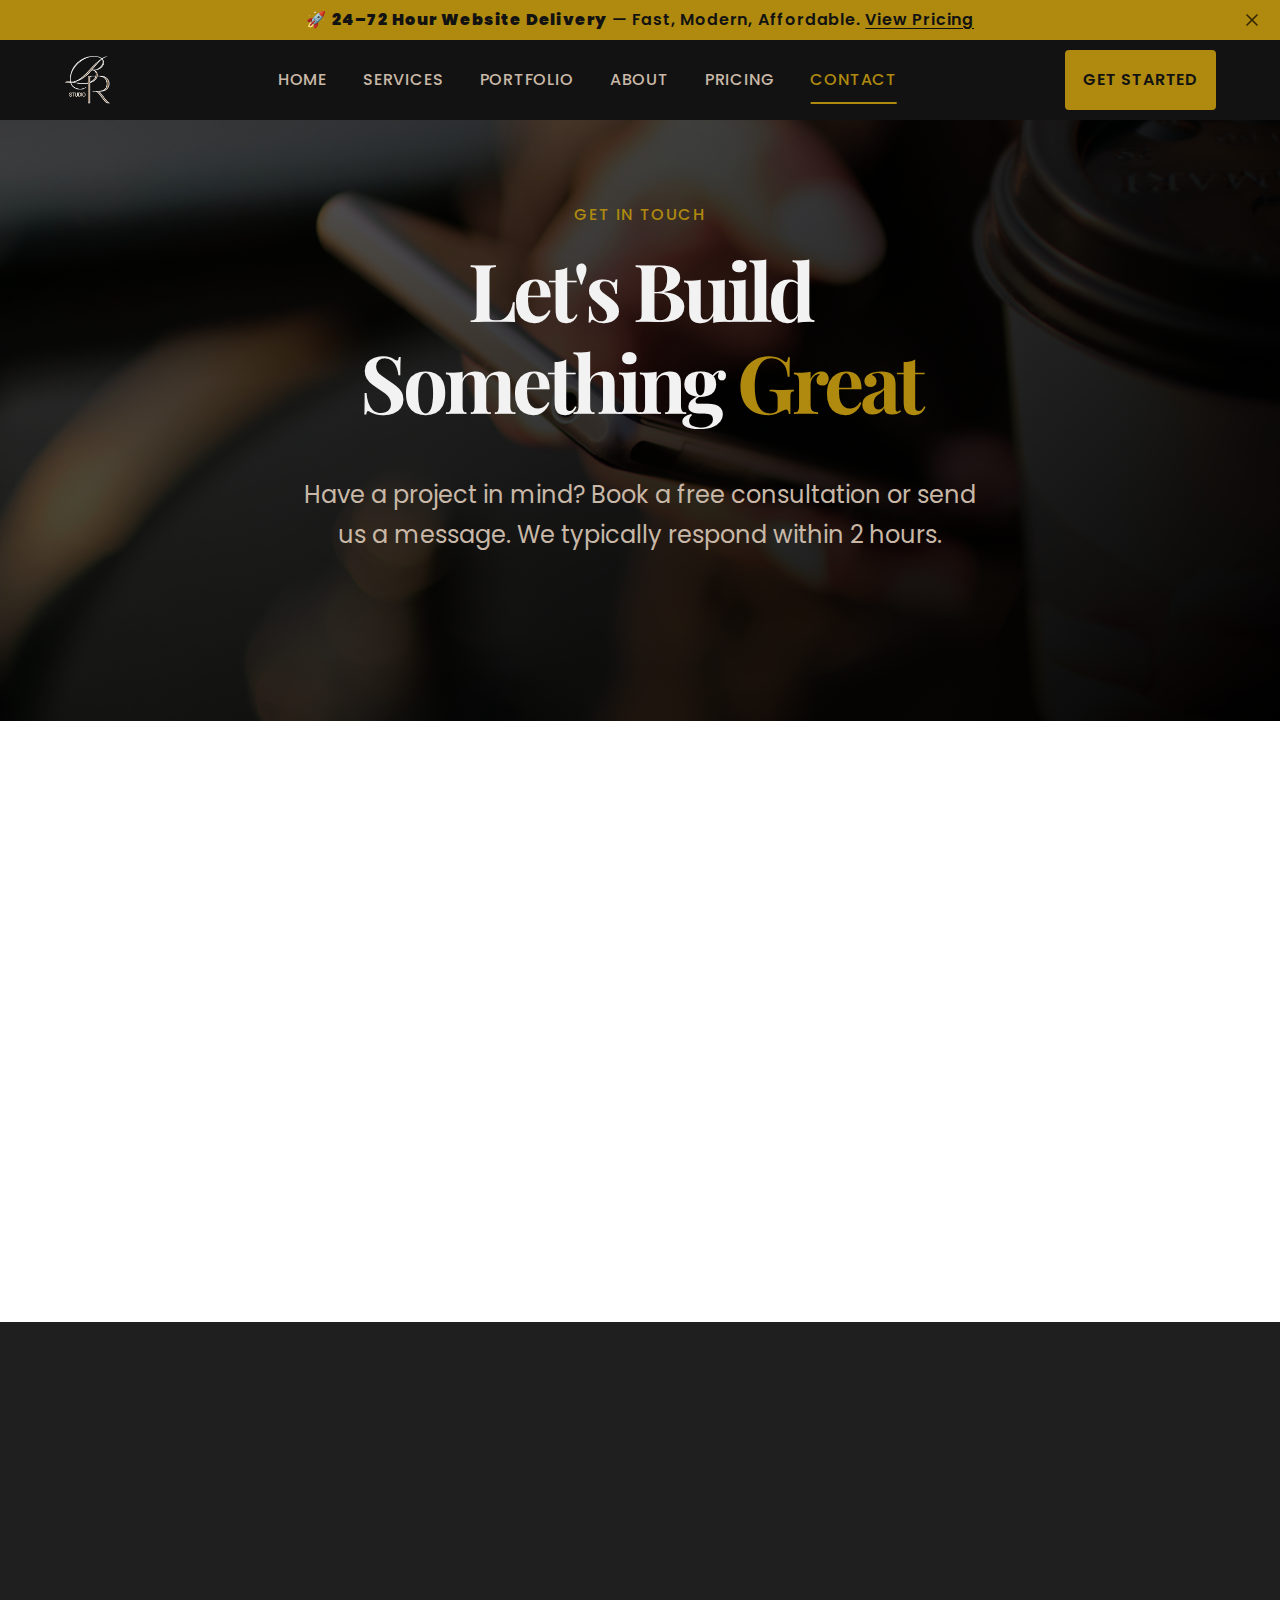
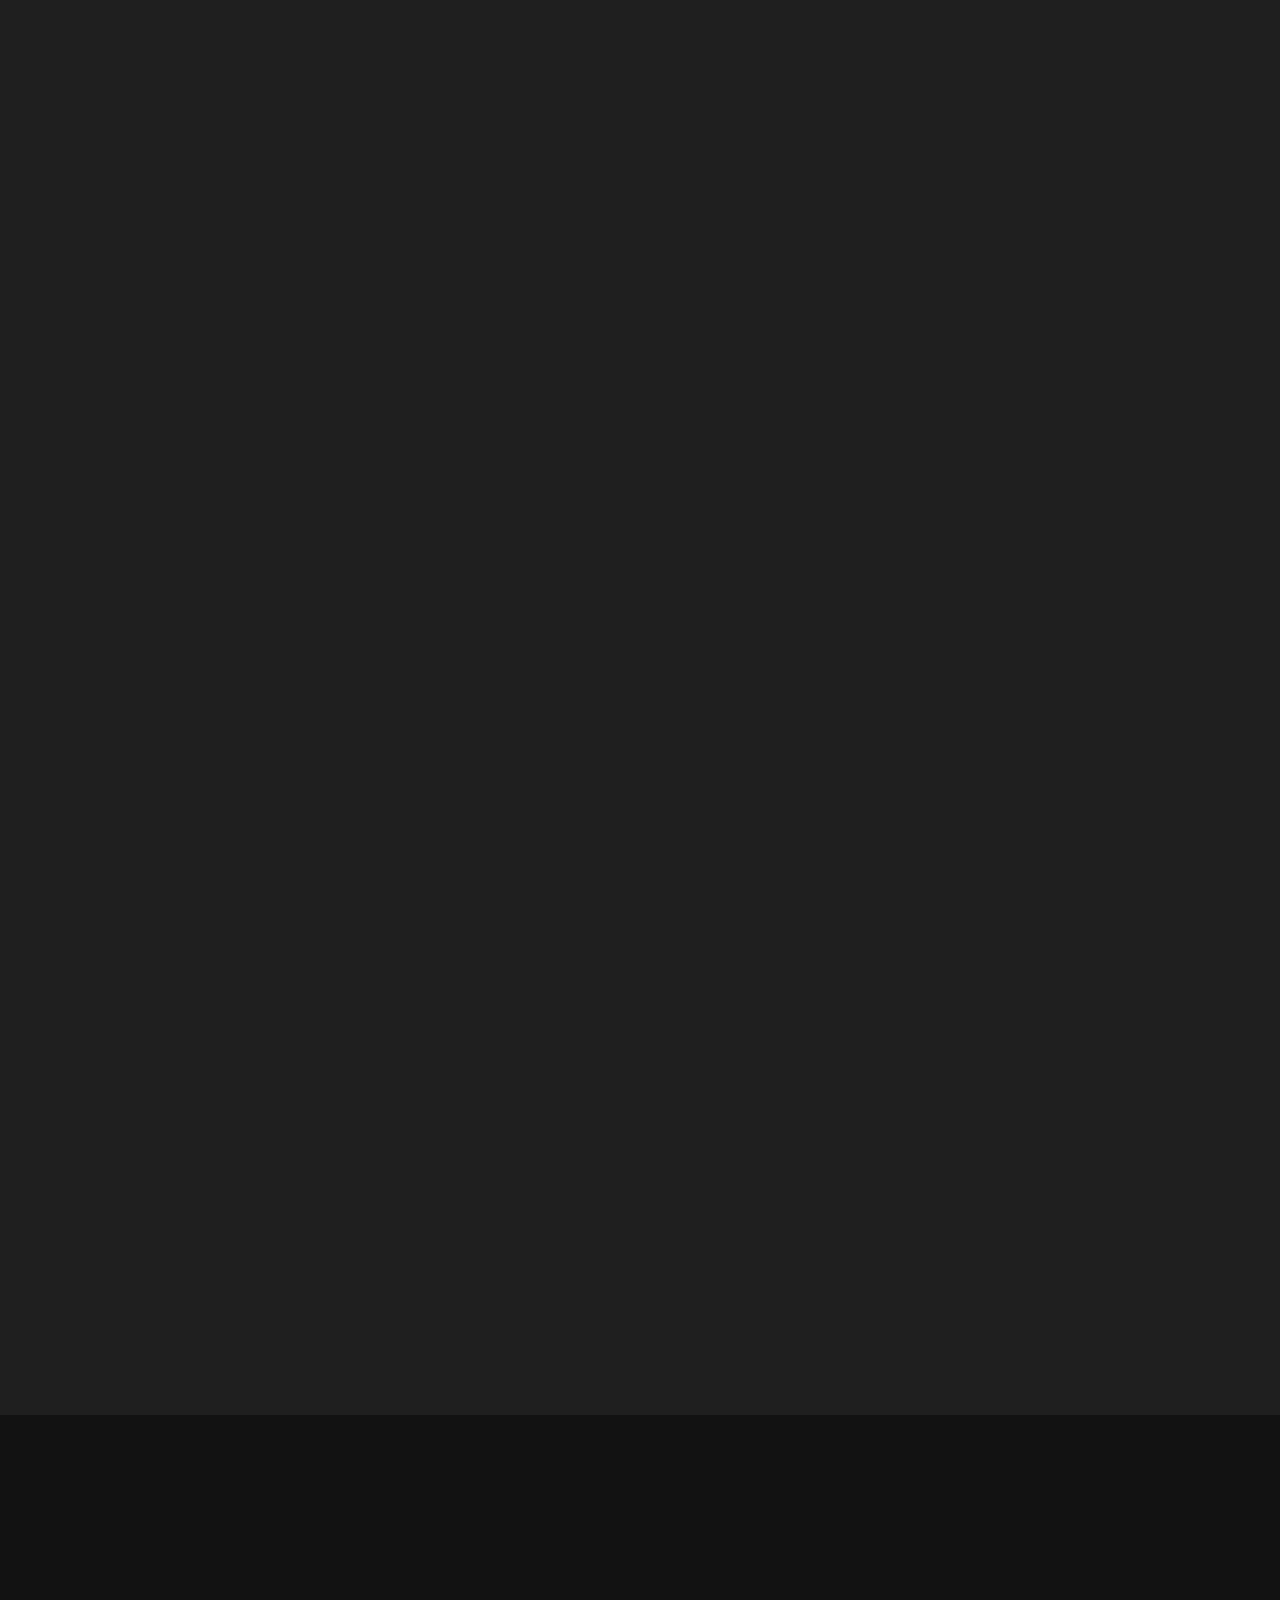
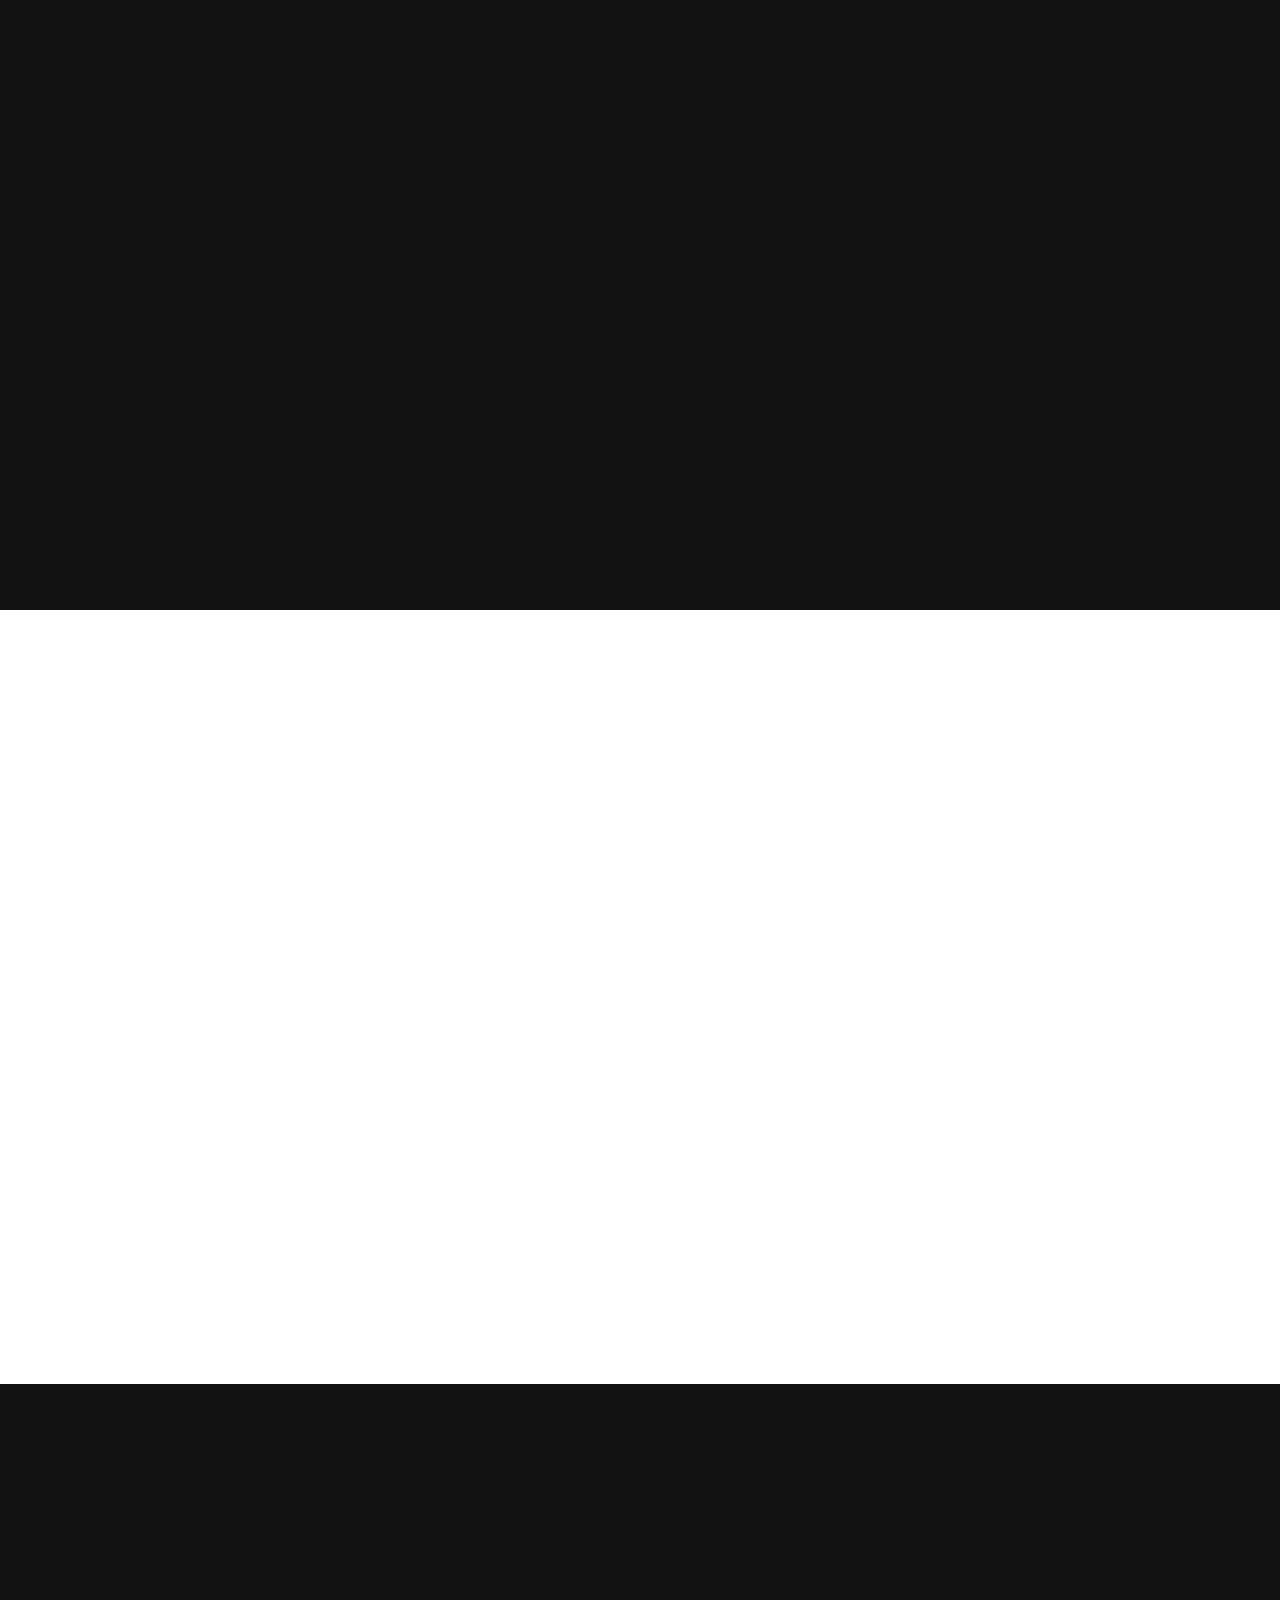
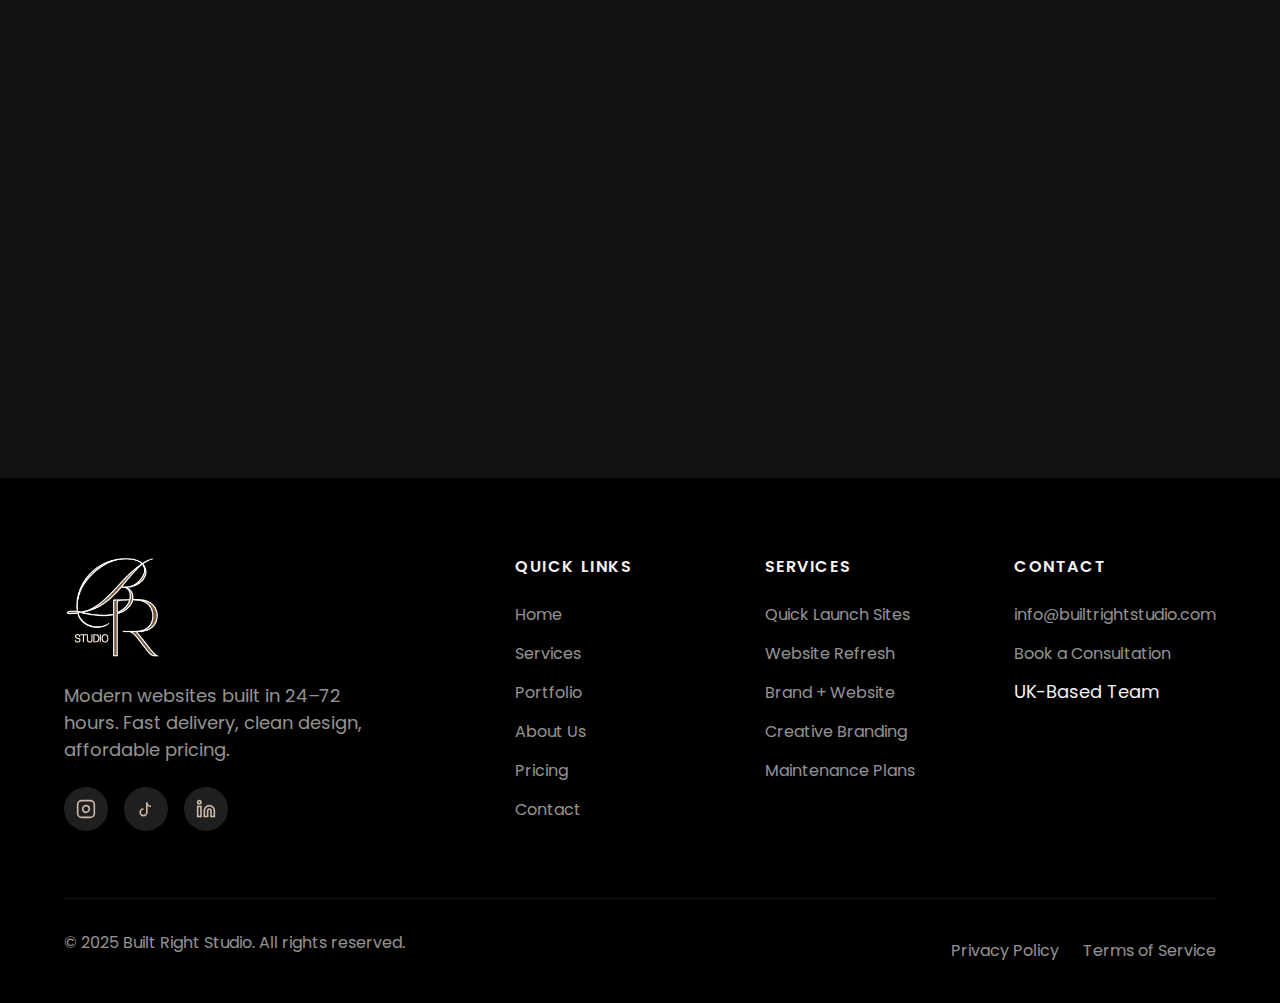
<file: contact.html>
<!DOCTYPE html>
<html lang="en">
<head>
  <meta charset="UTF-8">
  <meta name="viewport" content="width=device-width, initial-scale=1.0">
  <meta name="description" content="Contact Built Right Studio - Book a free consultation, get a quote, or ask us anything. We typically respond within 2 hours.">
  <meta name="keywords" content="contact web designer, web design quote, book consultation, UK web design contact">
  <meta name="author" content="Built Right Studio">
  
  <!-- Open Graph / Social Media -->
  <meta property="og:type" content="website">
  <meta property="og:url" content="https://builtrrightstudio.com/contact">
  <meta property="og:title" content="Contact Us | Built Right Studio">
  <meta property="og:description" content="Get in touch for a free consultation. We typically respond within 2 hours.">
  
  <!-- Favicon -->
  <link rel="icon" type="image/x-icon" href="assets/favicon.ico">
  
  <!-- Google Fonts -->
  <link rel="preconnect" href="https://fonts.googleapis.com">
  <link rel="preconnect" href="https://fonts.gstatic.com" crossorigin>
  <link href="https://fonts.googleapis.com/css2?family=Playfair+Display:ital,wght@0,400;0,500;0,600;0,700;1,400;1,500&family=Poppins:wght@300;400;500;600;700&display=swap" rel="stylesheet">
  
  <!-- Stylesheet -->
  <link rel="stylesheet" href="css/styles.css">
  
  <title>Contact Us | Built Right Studio</title>
</head>
<body class="has-announcement">

  <!-- ============================================
       ANNOUNCEMENT BAR
       ============================================ -->
  <div class="announcement-bar">
    <span>🚀 <strong>24–72 Hour Website Delivery</strong> — Fast, Modern, Affordable. <a href="pricing.html">View Pricing</a></span>
    <button class="announcement-close" aria-label="Close announcement">
      <svg width="20" height="20" viewBox="0 0 24 24" fill="none" stroke="currentColor" stroke-width="2" stroke-linecap="round" stroke-linejoin="round">
        <line x1="18" y1="6" x2="6" y2="18"></line>
        <line x1="6" y1="6" x2="18" y2="18"></line>
      </svg>
    </button>
  </div>

  <!-- ============================================
       HEADER / NAVIGATION
       ============================================ -->
  <header class="header has-announcement">
    <div class="header-inner">
      <!-- Logo -->
      <a href="index.html" class="logo">
        <img src="assets/images/logo3.png" alt="Built Right Studio">
      </a>
      
      <!-- Main Navigation -->
      <nav class="nav-main" role="navigation" aria-label="Main navigation">
        <a href="index.html" class="nav-link">Home</a>
        <a href="services.html" class="nav-link">Services</a>
        <a href="portfolio.html" class="nav-link">Portfolio</a>
        <a href="about.html" class="nav-link">About</a>
        <a href="pricing.html" class="nav-link">Pricing</a>
        <a href="contact.html" class="nav-link active">Contact</a>
      </nav>
      
      <!-- Header CTA -->
      <div class="header-cta">
        <a href="contact.html" class="btn btn-primary">Get Started</a>
        
        <!-- Mobile Toggle -->
        <button class="mobile-toggle" aria-label="Toggle menu" aria-expanded="false">
          <span></span>
        </button>
      </div>
    </div>
    
    <!-- Mobile Navigation -->
    <nav class="nav-mobile" role="navigation" aria-label="Mobile navigation">
      <a href="index.html" class="nav-link">Home</a>
      <a href="services.html" class="nav-link">Services</a>
      <a href="portfolio.html" class="nav-link">Portfolio</a>
      <a href="about.html" class="nav-link">About</a>
      <a href="pricing.html" class="nav-link">Pricing</a>
      <a href="contact.html" class="nav-link active">Contact</a>
      <a href="contact.html" class="btn btn-primary" style="margin-top: var(--space-6);">Get Started</a>
    </nav>
  </header>

  <!-- ============================================
       MAIN CONTENT
       ============================================ -->
  <main>

    <!-- ============================================
         PAGE HERO
         ============================================ -->
    <section class="section section-dark" style="padding-top: var(--space-20); background: linear-gradient(135deg, rgba(0, 0, 0, 0.6) 0%, var(--color-black-pure) 100%), url('assets/images/4.jpg') center / cover no-repeat;">
      <div class="container container-2xl">
        <div class="section-header reveal">
          <span class="overline">Get in Touch</span>
          <h1 class="display-2">Let's Build Something <span class="text-gold">Great</span></h1>
          <p class="lead">Have a project in mind? Book a free consultation or send us a message. We typically respond within 2 hours.</p>
        </div>
      </div>
    </section>

    <!-- ============================================
         CONTACT OPTIONS
         ============================================ -->
    <section class="section section-white">
      <div class="container container-2xl">
        <!-- Quick Contact Options -->
        <div class="grid grid-cols-3 gap-8 reveal" style="margin-bottom: var(--space-16);" data-stagger>
          
          <!-- Book a Call -->
          <div class="card reveal" style="padding: var(--space-8) var(--space-4); text-align: center;">
            <div style="width: 64px; height: 64px; background: rgba(212, 175, 55, 0.1); border-radius: var(--radius-full); margin: 0 auto var(--space-5); display: flex; align-items: center; justify-content: center;">
              <svg width="28" height="28" viewBox="0 0 24 24" fill="none" stroke="var(--color-soft-gold)" stroke-width="1.5">
                <rect x="3" y="4" width="18" height="18" rx="2" ry="2"></rect>
                <line x1="16" y1="2" x2="16" y2="6"></line>
                <line x1="8" y1="2" x2="8" y2="6"></line>
                <line x1="3" y1="10" x2="21" y2="10"></line>
              </svg>
            </div>
            <h4 style="margin-bottom: var(--space-3);">Book a Call</h4>
            <p class="text-secondary" style="margin-bottom: var(--space-5);">Schedule a free 15-minute consultation to discuss your project.</p>
            <a href="#booking" class="btn btn-primary btn-block">Schedule Now</a>
          </div>
          
          <!-- Send Email -->
          <div class="card reveal" style="padding: var(--space-8) var(--space-4); text-align: center;">
            <div style="width: 64px; height: 64px; background: rgba(212, 175, 55, 0.1); border-radius: var(--radius-full); margin: 0 auto var(--space-5); display: flex; align-items: center; justify-content: center;">
              <svg width="28" height="28" viewBox="0 0 24 24" fill="none" stroke="var(--color-soft-gold)" stroke-width="1.5">
                <path d="M4 4h16c1.1 0 2 .9 2 2v12c0 1.1-.9 2-2 2H4c-1.1 0-2-.9-2-2V6c0-1.1.9-2 2-2z"></path>
                <polyline points="22,6 12,13 2,6"></polyline>
              </svg>
            </div>
            <h4 style="margin-bottom: var(--space-3);">Send an Email</h4>
            <p class="text-secondary" style="margin-bottom: var(--space-5);">Drop us a line anytime. We respond within 2 hours.</p>
            <a href="mailto:info@builtrightstudio.com" class="btn btn-outline btn-block">info@builtrightstudio.com</a>
          </div>
          
          <!-- Quick Message -->
          <div class="card reveal" style="padding: var(--space-8) var(--space-4); text-align: center;">
            <div style="width: 64px; height: 64px; background: rgba(212, 175, 55, 0.1); border-radius: var(--radius-full); margin: 0 auto var(--space-5); display: flex; align-items: center; justify-content: center;">
              <svg width="28" height="28" viewBox="0 0 24 24" fill="none" stroke="var(--color-soft-gold)" stroke-width="1.5">
                <path d="M21 15a2 2 0 0 1-2 2H7l-4 4V5a2 2 0 0 1 2-2h14a2 2 0 0 1 2 2z"></path>
              </svg>
            </div>
            <h4 style="margin-bottom: var(--space-3);">Quick Message</h4>
            <p class="text-secondary" style="margin-bottom: var(--space-5);">Use the form below to send us a message directly from this page.</p>
            <a href="#form" class="btn btn-outline btn-block">Go to Form</a>
          </div>
          
        </div>
      </div>
    </section>

    <!-- ============================================
         CONTACT OPTIONS
         ============================================ -->
    <section class="section section-slate">
      <div class="container container-2xl">
        <!-- Main Contact Section -->
        <div class="grid grid-cols-2 gap-16">
          
          <!-- Contact Form -->
          <div class="reveal" id="form">
            <h3 style="margin-bottom: var(--space-6);">Send Us a <span class="text-gold">Message</span></h3>
            
            <form class="contact-form" data-validate action="#" method="POST">
              <div class="form-group">
                <label for="name" class="form-label">Full Name <span class="text-gold">*</span></label>
                <input type="text" id="name" name="name" class="form-input" placeholder="John Smith" required data-validate-required>
              </div>
              
              <div class="form-group">
                <label for="email" class="form-label">Email Address <span class="text-gold">*</span></label>
                <input type="email" id="email" name="email" class="form-input" placeholder="john@example.com" required data-validate-required data-validate-email>
              </div>
              
              <div class="form-group">
                <label for="phone" class="form-label">Phone Number</label>
                <input type="tel" id="phone" name="phone" class="form-input" placeholder="+44 7XXX XXXXXX" data-validate-phone>
              </div>
              
              <div class="form-group">
                <label for="business" class="form-label">Business Name</label>
                <input type="text" id="business" name="business" class="form-input" placeholder="Your Business Ltd">
              </div>
              
              <div class="form-group">
                <label for="website" class="form-label">Current Website (if any)</label>
                <input type="url" id="website" name="website" class="form-input" placeholder="https://yoursite.com" data-validate-url>
              </div>
              
              <div class="form-group">
                <label for="service" class="form-label">Service Interested In <span class="text-gold">*</span></label>
                <select id="service" name="service" class="form-select" required>
                  <option value="" disabled selected>Select a service...</option>
                  <option value="basic">Basic Website (£350–£500)</option>
                  <option value="bundle">Brand + Website Bundle (£600–£800)</option>
                  <option value="full">Full Launch Package (£900–£1,200)</option>
                  <option value="refresh">Website Refresh (From £300)</option>
                  <option value="branding">Branding Only (From £200)</option>
                  <option value="template">Niche Template (From £250)</option>
                  <option value="maintenance">Maintenance Plan</option>
                  <option value="other">Other / Custom</option>
                </select>
              </div>
              
              <div class="form-group">
                <label for="budget" class="form-label">Approximate Budget</label>
                <select id="budget" name="budget" class="form-select">
                  <option value="" disabled selected>Select your budget range...</option>
                  <option value="under-500">Under £500</option>
                  <option value="500-800">£500 – £800</option>
                  <option value="800-1200">£800 – £1,200</option>
                  <option value="over-1200">Over £1,200</option>
                  <option value="not-sure">Not sure yet</option>
                </select>
              </div>
              
              <div class="form-group">
                <label for="timeline" class="form-label">Project Timeline</label>
                <select id="timeline" name="timeline" class="form-select">
                  <option value="" disabled selected>When do you need this?</option>
                  <option value="asap">ASAP / This week</option>
                  <option value="2-weeks">Within 2 weeks</option>
                  <option value="1-month">Within 1 month</option>
                  <option value="flexible">Flexible / No rush</option>
                </select>
              </div>
              
              <div class="form-group">
                <label for="message" class="form-label">Project Details <span class="text-gold">*</span></label>
                <textarea id="message" name="message" class="form-input" rows="5" placeholder="Tell us about your project, goals, and any specific requirements..." required data-validate-required data-validate-minlength="20"></textarea>
                <div class="form-hint">Minimum 20 characters</div>
              </div>
              
              <div class="form-group">
                <label for="referral" class="form-label">How did you hear about us?</label>
                <select id="referral" name="referral" class="form-select">
                  <option value="" disabled selected>Select an option...</option>
                  <option value="google">Google Search</option>
                  <option value="instagram">Instagram</option>
                  <option value="tiktok">TikTok</option>
                  <option value="linkedin">LinkedIn</option>
                  <option value="referral">Friend / Referral</option>
                  <option value="other">Other</option>
                </select>
              </div>
              
              <button type="submit" class="btn btn-primary btn-lg btn-block">
                <span>Send Message</span>
                <svg width="20" height="20" viewBox="0 0 24 24" fill="none" stroke="currentColor" stroke-width="2" style="margin-left: var(--space-2);">
                  <line x1="22" y1="2" x2="11" y2="13"></line>
                  <polygon points="22 2 15 22 11 13 2 9 22 2"></polygon>
                </svg>
              </button>
              
              <p class="text-muted text-sm text-center" style="margin-top: var(--space-4);">
                By submitting this form, you agree to our <a href="#" class="text-gold">Privacy Policy</a>.
              </p>
            </form>
          </div>
          
          <!-- Contact Info & Details -->
          <div class="reveal" style="animation-delay: 200ms;">
            
            <!-- Contact Details Card -->
            <div class="card card-gold" style="padding: var(--space-8); margin-bottom: var(--space-8);">
              <h4 style="margin-bottom: var(--space-6);">Contact Details</h4>
              
              <div style="display: flex; flex-direction: column; gap: var(--space-5);">
                <!-- Email -->
                <div style="display: flex; align-items: start; gap: var(--space-4);">
                  <div style="width: 44px; height: 44px; background: rgba(212, 175, 55, 0.15); border-radius: var(--radius-md); display: flex; align-items: center; justify-content: center; flex-shrink: 0;">
                    <svg width="20" height="20" viewBox="0 0 24 24" fill="none" stroke="var(--color-soft-gold)" stroke-width="1.5">
                      <path d="M4 4h16c1.1 0 2 .9 2 2v12c0 1.1-.9 2-2 2H4c-1.1 0-2-.9-2-2V6c0-1.1.9-2 2-2z"></path>
                      <polyline points="22,6 12,13 2,6"></polyline>
                    </svg>
                  </div>
                  <div>
                    <div class="text-muted text-sm" style="margin-bottom: var(--space-1);">Email</div>
                    <a href="mailto:info@builtrightstudio.com" class="text-white" style="font-weight: var(--font-medium);">info@builtrightstudio.com</a>
                  </div>
                </div>
                
                <!-- Response Time -->
                <div style="display: flex; align-items: start; gap: var(--space-4);">
                  <div style="width: 44px; height: 44px; background: rgba(212, 175, 55, 0.15); border-radius: var(--radius-md); display: flex; align-items: center; justify-content: center; flex-shrink: 0;">
                    <svg width="20" height="20" viewBox="0 0 24 24" fill="none" stroke="var(--color-soft-gold)" stroke-width="1.5">
                      <circle cx="12" cy="12" r="10"></circle>
                      <polyline points="12 6 12 12 16 14"></polyline>
                    </svg>
                  </div>
                  <div>
                    <div class="text-muted text-sm" style="margin-bottom: var(--space-1);">Response Time</div>
                    <div class="text-white" style="font-weight: var(--font-medium);">Within 2 hours</div>
                    <div class="text-muted text-sm">Mon–Fri, 9am–6pm GMT</div>
                  </div>
                </div>
                
                <!-- Location -->
                <div style="display: flex; align-items: start; gap: var(--space-4);">
                  <div style="width: 44px; height: 44px; background: rgba(212, 175, 55, 0.15); border-radius: var(--radius-md); display: flex; align-items: center; justify-content: center; flex-shrink: 0;">
                    <svg width="20" height="20" viewBox="0 0 24 24" fill="none" stroke="var(--color-soft-gold)" stroke-width="1.5">
                      <path d="M21 10c0 7-9 13-9 13s-9-6-9-13a9 9 0 0 1 18 0z"></path>
                      <circle cx="12" cy="10" r="3"></circle>
                    </svg>
                  </div>
                  <div>
                    <div class="text-muted text-sm" style="margin-bottom: var(--space-1);">Location</div>
                    <div class="text-white" style="font-weight: var(--font-medium);">United Kingdom</div>
                    <div class="text-muted text-sm">Working remotely with clients worldwide</div>
                  </div>
                </div>
              </div>
              
              <div class="divider-gold" style="margin: var(--space-6) 0;"></div>
              
              <!-- Social Links -->
              <div>
                <div class="text-muted text-sm" style="margin-bottom: var(--space-3);">Follow Us</div>
                <div class="social-links" style="justify-content: flex-start;">
                  <a href="#" class="social-link" aria-label="Instagram">
                    <svg viewBox="0 0 24 24" fill="none" stroke="currentColor" stroke-width="2">
                      <rect x="2" y="2" width="20" height="20" rx="5" ry="5"></rect>
                      <path d="M16 11.37A4 4 0 1 1 12.63 8 4 4 0 0 1 16 11.37z"></path>
                      <line x1="17.5" y1="6.5" x2="17.51" y2="6.5"></line>
                    </svg>
                  </a>
                  <a href="#" class="social-link" aria-label="TikTok">
                    <svg viewBox="0 0 24 24" fill="none" stroke="currentColor" stroke-width="2">
                      <path d="M9 12a4 4 0 1 0 4 4V4a5 5 0 0 0 5 5"></path>
                    </svg>
                  </a>
                  <a href="#" class="social-link" aria-label="LinkedIn">
                    <svg viewBox="0 0 24 24" fill="none" stroke="currentColor" stroke-width="2">
                      <path d="M16 8a6 6 0 0 1 6 6v7h-4v-7a2 2 0 0 0-2-2 2 2 0 0 0-2 2v7h-4v-7a6 6 0 0 1 6-6z"></path>
                      <rect x="2" y="9" width="4" height="12"></rect>
                      <circle cx="4" cy="4" r="2"></circle>
                    </svg>
                  </a>
                </div>
              </div>
            </div>
            
            <!-- What Happens Next Card -->
            <div class="card" style="padding: var(--space-8); margin-bottom: var(--space-8);">
              <h5 style="margin-bottom: var(--space-5);">What Happens Next?</h5>
              
              <div style="display: flex; flex-direction: column; gap: var(--space-5);">
                <div style="display: flex; gap: var(--space-4);">
                  <div style="width: 32px; height: 32px; background: var(--color-soft-gold); border-radius: var(--radius-full); display: flex; align-items: center; justify-content: center; flex-shrink: 0; color: var(--color-charcoal-black); font-weight: var(--font-bold); font-size: var(--text-sm);">1</div>
                  <div>
                    <div class="text-white" style="font-weight: var(--font-medium); margin-bottom: var(--space-1);">We Review Your Message</div>
                    <div class="text-muted text-sm">We'll read through your project details carefully.</div>
                  </div>
                </div>
                
                <div style="display: flex; gap: var(--space-4);">
                  <div style="width: 32px; height: 32px; background: var(--color-soft-gold); border-radius: var(--radius-full); display: flex; align-items: center; justify-content: center; flex-shrink: 0; color: var(--color-charcoal-black); font-weight: var(--font-bold); font-size: var(--text-sm);">2</div>
                  <div>
                    <div class="text-white" style="font-weight: var(--font-medium); margin-bottom: var(--space-1);">Quick Response</div>
                    <div class="text-muted text-sm">Within 2 hours, we'll reply with initial thoughts.</div>
                  </div>
                </div>
                
                <div style="display: flex; gap: var(--space-4);">
                  <div style="width: 32px; height: 32px; background: var(--color-soft-gold); border-radius: var(--radius-full); display: flex; align-items: center; justify-content: center; flex-shrink: 0; color: var(--color-charcoal-black); font-weight: var(--font-bold); font-size: var(--text-sm);">3</div>
                  <div>
                    <div class="text-white" style="font-weight: var(--font-medium); margin-bottom: var(--space-1);">15-Min Consultation</div>
                    <div class="text-muted text-sm">We'll schedule a quick call to discuss details.</div>
                  </div>
                </div>
                
                <div style="display: flex; gap: var(--space-4);">
                  <div style="width: 32px; height: 32px; background: var(--color-soft-gold); border-radius: var(--radius-full); display: flex; align-items: center; justify-content: center; flex-shrink: 0; color: var(--color-charcoal-black); font-weight: var(--font-bold); font-size: var(--text-sm);">4</div>
                  <div>
                    <div class="text-white" style="font-weight: var(--font-medium); margin-bottom: var(--space-1);">Proposal & Quote</div>
                    <div class="text-muted text-sm">You'll receive a clear proposal with pricing.</div>
                  </div>
                </div>
              </div>
            </div>
            
            <!-- FAQ Quick Links -->
            <div class="card" style="padding: var(--space-6);">
              <h6 style="margin-bottom: var(--space-4);">Common Questions</h6>
              <ul style="display: flex; flex-direction: column; gap: var(--space-3);">
                <li>
                  <a href="pricing.html#faq" style="display: flex; align-items: center; gap: var(--space-2); color: var(--text-secondary); text-decoration: none; transition: color 0.2s ease;">
                    <svg width="16" height="16" viewBox="0 0 24 24" fill="none" stroke="var(--color-soft-gold)" stroke-width="2">
                      <polyline points="9 18 15 12 9 6"></polyline>
                    </svg>
                    How do payments work?
                  </a>
                </li>
                <li>
                  <a href="pricing.html#faq" style="display: flex; align-items: center; gap: var(--space-2); color: var(--text-secondary); text-decoration: none; transition: color 0.2s ease;">
                    <svg width="16" height="16" viewBox="0 0 24 24" fill="none" stroke="var(--color-soft-gold)" stroke-width="2">
                      <polyline points="9 18 15 12 9 6"></polyline>
                    </svg>
                    How can you deliver so fast?
                  </a>
                </li>
                <li>
                  <a href="pricing.html#faq" style="display: flex; align-items: center; gap: var(--space-2); color: var(--text-secondary); text-decoration: none; transition: color 0.2s ease;">
                    <svg width="16" height="16" viewBox="0 0 24 24" fill="none" stroke="var(--color-soft-gold)" stroke-width="2">
                      <polyline points="9 18 15 12 9 6"></polyline>
                    </svg>
                    What do I need to provide?
                  </a>
                </li>
                <li>
                  <a href="pricing.html#faq" style="display: flex; align-items: center; gap: var(--space-2); color: var(--text-secondary); text-decoration: none; transition: color 0.2s ease;">
                    <svg width="16" height="16" viewBox="0 0 24 24" fill="none" stroke="var(--color-soft-gold)" stroke-width="2">
                      <polyline points="9 18 15 12 9 6"></polyline>
                    </svg>
                    View all FAQs
                  </a>
                </li>
              </ul>
            </div>
            
          </div>
        </div>
      </div>
    </section>

    <!-- ============================================
         BOOKING SECTION
         ============================================ -->
    <section id="booking" class="section section-dark">
      <div class="container container-2xl">
        <div class="grid grid-cols-2 gap-16 items-center">
          <!-- Content -->
          <div class="reveal">
            <span class="overline">Free Consultation</span>
            <h2 style="margin-bottom: var(--space-6);">Book a <span class="text-gold">15-Minute Call</span></h2>
            <p class="lead" style="margin-bottom: var(--space-6);">
              Not sure which package is right for you? Let's chat. We'll discuss your goals, answer your questions, and give you honest advice.
            </p>
            <p>
              This is a no-pressure conversation. Whether you end up working with us or not, you'll walk away with clarity on what your business needs.
            </p>
            
            <div class="feature-list" style="margin-top: var(--space-6);">
              <div class="feature-item">
                <svg class="feature-icon" viewBox="0 0 24 24" fill="none" stroke="currentColor" stroke-width="2">
                  <polyline points="20 6 9 17 4 12"></polyline>
                </svg>
                <span class="feature-text">Understand your project requirements</span>
              </div>
              <div class="feature-item">
                <svg class="feature-icon" viewBox="0 0 24 24" fill="none" stroke="currentColor" stroke-width="2">
                  <polyline points="20 6 9 17 4 12"></polyline>
                </svg>
                <span class="feature-text">Get expert advice on the best approach</span>
              </div>
              <div class="feature-item">
                <svg class="feature-icon" viewBox="0 0 24 24" fill="none" stroke="currentColor" stroke-width="2">
                  <polyline points="20 6 9 17 4 12"></polyline>
                </svg>
                <span class="feature-text">Receive a tailored quote</span>
              </div>
              <div class="feature-item">
                <svg class="feature-icon" viewBox="0 0 24 24" fill="none" stroke="currentColor" stroke-width="2">
                  <polyline points="20 6 9 17 4 12"></polyline>
                </svg>
                <span class="feature-text">No obligation, no pressure</span>
              </div>
            </div>
          </div>
          
          <!-- Booking Placeholder -->
          <div class="reveal" style="animation-delay: 200ms;">
            <div class="card card-gold" style="padding: var(--space-10); text-align: center;">
              <div style="width: 80px; height: 80px; background: rgba(212, 175, 55, 0.15); border-radius: var(--radius-full); margin: 0 auto var(--space-6); display: flex; align-items: center; justify-content: center;">
                <svg width="36" height="36" viewBox="0 0 24 24" fill="none" stroke="var(--color-soft-gold)" stroke-width="1.5">
                  <rect x="3" y="4" width="18" height="18" rx="2" ry="2"></rect>
                  <line x1="16" y1="2" x2="16" y2="6"></line>
                  <line x1="8" y1="2" x2="8" y2="6"></line>
                  <line x1="3" y1="10" x2="21" y2="10"></line>
                  <path d="M8 14h.01M12 14h.01M16 14h.01M8 18h.01M12 18h.01M16 18h.01"></path>
                </svg>
              </div>
              
              <h4 style="margin-bottom: var(--space-3);">Schedule Your Call</h4>
              <p class="text-secondary" style="margin-bottom: var(--space-6);">Choose a time that works for you. Calls typically last 15–20 minutes.</p>
              
              <!-- Calendly embed placeholder -->
              <div style="background: var(--color-charcoal-black); border-radius: var(--radius-lg); padding: var(--space-12); margin-bottom: var(--space-6);">
                <p class="text-muted text-sm" style="margin-bottom: var(--space-4);">Calendly booking widget will be embedded here</p>
                <a href="https://calendly.com" target="_blank" rel="noopener" class="btn btn-primary">
                  Open Booking Calendar
                  <svg width="16" height="16" viewBox="0 0 24 24" fill="none" stroke="currentColor" stroke-width="2" style="margin-left: var(--space-2);">
                    <path d="M18 13v6a2 2 0 0 1-2 2H5a2 2 0 0 1-2-2V8a2 2 0 0 1 2-2h6"></path>
                    <polyline points="15 3 21 3 21 9"></polyline>
                    <line x1="10" y1="14" x2="21" y2="3"></line>
                  </svg>
                </a>
              </div>
              
              <p class="text-muted text-sm">
                Prefer email? <a href="mailto:info@builtrightstudio.com" class="text-gold">info@builtrightstudio.com</a>
              </p>
            </div>
          </div>
        </div>
      </div>
    </section>

    <!-- ============================================
         TESTIMONIAL SECTION
         ============================================ -->
    <section class="section section-white">
      <div class="container container-2xl" style="display: flex; gap: var(--space-10);">
        <div class="card testimonial-card reveal" style="padding: var(--space-24) var(--space-12) var(--space-12); text-align: center; display: flex; flex-direction: column; justify-content: space-between;">
          <div style="display: flex; justify-content: center; gap: var(--space-1); margin-bottom: var(--space-6);">
            <svg width="24" height="24" viewBox="0 0 24 24" fill="var(--color-soft-gold)" stroke="var(--color-soft-gold)" stroke-width="2"><polygon points="12 2 15.09 8.26 22 9.27 17 14.14 18.18 21.02 12 17.77 5.82 21.02 7 14.14 2 9.27 8.91 8.26 12 2"></polygon></svg>
            <svg width="24" height="24" viewBox="0 0 24 24" fill="var(--color-soft-gold)" stroke="var(--color-soft-gold)" stroke-width="2"><polygon points="12 2 15.09 8.26 22 9.27 17 14.14 18.18 21.02 12 17.77 5.82 21.02 7 14.14 2 9.27 8.91 8.26 12 2"></polygon></svg>
            <svg width="24" height="24" viewBox="0 0 24 24" fill="var(--color-soft-gold)" stroke="var(--color-soft-gold)" stroke-width="2"><polygon points="12 2 15.09 8.26 22 9.27 17 14.14 18.18 21.02 12 17.77 5.82 21.02 7 14.14 2 9.27 8.91 8.26 12 2"></polygon></svg>
            <svg width="24" height="24" viewBox="0 0 24 24" fill="var(--color-soft-gold)" stroke="var(--color-soft-gold)" stroke-width="2"><polygon points="12 2 15.09 8.26 22 9.27 17 14.14 18.18 21.02 12 17.77 5.82 21.02 7 14.14 2 9.27 8.91 8.26 12 2"></polygon></svg>
            <svg width="24" height="24" viewBox="0 0 24 24" fill="var(--color-soft-gold)" stroke="var(--color-soft-gold)" stroke-width="2"><polygon points="12 2 15.09 8.26 22 9.27 17 14.14 18.18 21.02 12 17.77 5.82 21.02 7 14.14 2 9.27 8.91 8.26 12 2"></polygon></svg>
          </div>
          
          <p class="quote" style="font-size: var(--text-xl); max-width: 700px; margin: 0 auto var(--space-8);">
            "From the first email to the final handover, the experience was seamless. Sean understood exactly what I needed and Bobby delivered a website that exceeded all expectations. In 48 hours!"
          </p>
          
          <div style="display: flex; align-items: center; justify-content: center; gap: var(--space-4);">
            <div style="width: 56px; height: 56px; border-radius: var(--radius-full); display: flex; background-image: url('assets/images/2.png'); background-size: cover; background-position: center;" ></div>
            <div style="text-align: left;">
              <div class="author-name">Sarah Chen</div>
              <div class="author-title">Life Coach & Consultant</div>
            </div>
          </div>
        </div>

        <div class="card testimonial-card reveal" style="padding: var(--space-24) var(--space-12) var(--space-12); text-align: center; display: flex; flex-direction: column; justify-content: space-between;">
          <div style="display: flex; justify-content: center; gap: var(--space-1); margin-bottom: var(--space-6);">
            <svg width="24" height="24" viewBox="0 0 24 24" fill="var(--color-soft-gold)" stroke="var(--color-soft-gold)" stroke-width="2"><polygon points="12 2 15.09 8.26 22 9.27 17 14.14 18.18 21.02 12 17.77 5.82 21.02 7 14.14 2 9.27 8.91 8.26 12 2"></polygon></svg>
            <svg width="24" height="24" viewBox="0 0 24 24" fill="var(--color-soft-gold)" stroke="var(--color-soft-gold)" stroke-width="2"><polygon points="12 2 15.09 8.26 22 9.27 17 14.14 18.18 21.02 12 17.77 5.82 21.02 7 14.14 2 9.27 8.91 8.26 12 2"></polygon></svg>
            <svg width="24" height="24" viewBox="0 0 24 24" fill="var(--color-soft-gold)" stroke="var(--color-soft-gold)" stroke-width="2"><polygon points="12 2 15.09 8.26 22 9.27 17 14.14 18.18 21.02 12 17.77 5.82 21.02 7 14.14 2 9.27 8.91 8.26 12 2"></polygon></svg>
            <svg width="24" height="24" viewBox="0 0 24 24" fill="var(--color-soft-gold)" stroke="var(--color-soft-gold)" stroke-width="2"><polygon points="12 2 15.09 8.26 22 9.27 17 14.14 18.18 21.02 12 17.77 5.82 21.02 7 14.14 2 9.27 8.91 8.26 12 2"></polygon></svg>
            <svg width="24" height="24" viewBox="0 0 24 24" fill="var(--color-soft-gold)" stroke="var(--color-soft-gold)" stroke-width="2"><polygon points="12 2 15.09 8.26 22 9.27 17 14.14 18.18 21.02 12 17.77 5.82 21.02 7 14.14 2 9.27 8.91 8.26 12 2"></polygon></svg>
          </div>
          
          <p class="quote" style="font-size: var(--text-xl); max-width: 700px; margin: 0 auto var(--space-8);">
            "We needed a professional website fast and Build Right Studio delivered without any stress. Communication was clear, decisions were easy, and the final site looked better than we had hoped. It felt like working with a team that genuinely knows what they’re doing."
          </p>
          
          <div style="display: flex; align-items: center; justify-content: center; gap: var(--space-4);">
            <div style="width: 56px; height: 56px; background: var(--color-soft-gold); border-radius: var(--radius-full); display: flex; background-image: url('assets/images/3.png'); background-size: cover; background-position: center;"></div>
            <div style="text-align: left;">
              <div class="author-name">Andrew Majors</div>
              <div class="author-title">Life Coach & Consultant</div>
            </div>
          </div>
        </div>
      </div>
    </section>

    <!-- ============================================
         MAP / LOCATION (Optional Visual)
         ============================================ -->
    <section class="section section-dark">
      <div class="container container-2xl">
        <div class="card reveal" style="padding: 0; overflow: hidden;">
          <div style="display: grid; grid-template-columns: 2fr 1fr;">
            <!-- Map Placeholder -->
            <div style="background: linear-gradient(135deg, var(--color-deep-slate) 0%, var(--color-charcoal-black) 100%); min-height: 300px; display: flex; align-items: center; justify-content: center; position: relative;">
              <div style="text-align: center;">
                <svg width="48" height="48" viewBox="0 0 24 24" fill="none" stroke="var(--color-soft-gold)" stroke-width="1" style="margin-bottom: var(--space-4);">
                  <circle cx="12" cy="10" r="3"></circle>
                  <path d="M12 21.7C17.3 17 20 13 20 10a8 8 0 1 0-16 0c0 3 2.7 6.9 8 11.7z"></path>
                </svg>
                <p class="text-muted">United Kingdom</p>
                <p class="text-secondary text-sm">Working remotely with clients worldwide</p>
              </div>
              
              <!-- Decorative dots -->
              <div style="position: absolute; top: 20%; left: 30%; width: 8px; height: 8px; background: var(--color-soft-gold); border-radius: 50%; opacity: 0.5;"></div>
              <div style="position: absolute; top: 40%; left: 50%; width: 12px; height: 12px; background: var(--color-soft-gold); border-radius: 50%; opacity: 0.8;"></div>
              <div style="position: absolute; top: 60%; left: 70%; width: 6px; height: 6px; background: var(--color-soft-gold); border-radius: 50%; opacity: 0.4;"></div>
              <div style="position: absolute; top: 30%; left: 80%; width: 10px; height: 10px; background: var(--color-soft-gold); border-radius: 50%; opacity: 0.6;"></div>
            </div>
            
            <!-- Info Panel -->
            <div style="padding: var(--space-8); background: var(--color-deep-slate);">
              <h5 style="margin-bottom: var(--space-6);">Working Hours</h5>
              
              <div style="display: flex; flex-direction: column; gap: var(--space-4);">
                <div style="display: flex; justify-content: space-between;">
                  <span class="text-secondary">Monday – Friday</span>
                  <span class="text-white">9:00 – 18:00 GMT</span>
                </div>
                <div style="display: flex; justify-content: space-between;">
                  <span class="text-secondary">Saturday</span>
                  <span class="text-muted">By appointment</span>
                </div>
                <div style="display: flex; justify-content: space-between;">
                  <span class="text-secondary">Sunday</span>
                  <span class="text-muted">Closed</span>
                </div>
              </div>
              
              <div class="divider" style="margin: var(--space-6) 0;"></div>
              
              <p class="text-muted text-sm">
                We aim to respond to all enquiries within 2 hours during business hours. For urgent projects, we offer express delivery options.
              </p>
              
              <a href="mailto:info@builtrightstudio.com" class="btn btn-outline btn-block" style="margin-top: var(--space-6);">
                Email Us Now
              </a>
            </div>
          </div>
        </div>
      </div>
    </section>

  </main>

  <!-- ============================================
       FOOTER
       ============================================ -->
  <footer class="footer">
    <div class="container container-2xl">
      <div class="footer-grid">
        <!-- Brand -->
        <div class="footer-brand">
          <a href="index.html" class="logo">
            <img src="assets/images/logo3.png" alt="Built Right Studio" style="height: 100px;">
          </a>
          <p>Modern websites built in 24–72 hours. Fast delivery, clean design, affordable pricing.</p>
          
          <!-- Social Links -->
          <div class="social-links">
            <a href="#" class="social-link" aria-label="Instagram">
              <svg viewBox="0 0 24 24" fill="none" stroke="currentColor" stroke-width="2">
                <rect x="2" y="2" width="20" height="20" rx="5" ry="5"></rect>
                <path d="M16 11.37A4 4 0 1 1 12.63 8 4 4 0 0 1 16 11.37z"></path>
                <line x1="17.5" y1="6.5" x2="17.51" y2="6.5"></line>
              </svg>
            </a>
            <a href="#" class="social-link" aria-label="TikTok">
              <svg viewBox="0 0 24 24" fill="none" stroke="currentColor" stroke-width="2">
                <path d="M9 12a4 4 0 1 0 4 4V4a5 5 0 0 0 5 5"></path>
              </svg>
            </a>
            <a href="#" class="social-link" aria-label="LinkedIn">
              <svg viewBox="0 0 24 24" fill="none" stroke="currentColor" stroke-width="2">
                <path d="M16 8a6 6 0 0 1 6 6v7h-4v-7a2 2 0 0 0-2-2 2 2 0 0 0-2 2v7h-4v-7a6 6 0 0 1 6-6z"></path>
                <rect x="2" y="9" width="4" height="12"></rect>
                <circle cx="4" cy="4" r="2"></circle>
              </svg>
            </a>
          </div>
        </div>
        
        <!-- Quick Links -->
        <div>
          <h6 class="footer-heading">Quick Links</h6>
          <ul class="footer-links">
            <li><a href="index.html">Home</a></li>
            <li><a href="services.html">Services</a></li>
            <li><a href="portfolio.html">Portfolio</a></li>
            <li><a href="about.html">About Us</a></li>
            <li><a href="pricing.html">Pricing</a></li>
            <li><a href="contact.html">Contact</a></li>
          </ul>
        </div>
        
        <!-- Services -->
        <div>
          <h6 class="footer-heading">Services</h6>
          <ul class="footer-links">
            <li><a href="services.html#quick-launch">Quick Launch Sites</a></li>
            <li><a href="services.html#refresh">Website Refresh</a></li>
            <li><a href="services.html#bundle">Brand + Website</a></li>
            <li><a href="services.html#branding">Creative Branding</a></li>
            <li><a href="pricing.html#maintenance">Maintenance Plans</a></li>
          </ul>
        </div>
        
        <!-- Contact -->
        <div>
          <h6 class="footer-heading">Contact</h6>
          <ul class="footer-links">
            <li><a href="mailto:info@builtrightstudio.com">info@builtrightstudio.com</a></li>
            <li><a href="#booking">Book a Consultation</a></li>
            <li>UK-Based Team</li>
          </ul>
        </div>
      </div>
      
      <!-- Footer Bottom -->
      <div class="footer-bottom">
        <p class="footer-copyright">© 2025 Built Right Studio. All rights reserved.</p>
        <div class="footer-legal">
          <a href="#">Privacy Policy</a>
          <a href="#">Terms of Service</a>
        </div>
      </div>
    </div>
  </footer>

  <!-- JavaScript -->
  <script src="js/main.js"></script>
  
  <!-- Pre-fill service from URL parameter -->
  <script>
    document.addEventListener('DOMContentLoaded', function() {
      // Get URL parameters
      const urlParams = new URLSearchParams(window.location.search);
      const packageParam = urlParams.get('package');
      const planParam = urlParams.get('plan');
      
      // Pre-fill service dropdown if package parameter exists
      if (packageParam) {
        const serviceSelect = document.getElementById('service');
        if (serviceSelect) {
          serviceSelect.value = packageParam;
        }
      }
      
      // Pre-fill for maintenance plans
      if (planParam) {
        const serviceSelect = document.getElementById('service');
        if (serviceSelect) {
          serviceSelect.value = 'maintenance';
        }
      }
    });
  </script>

</body>
</html>
</file>
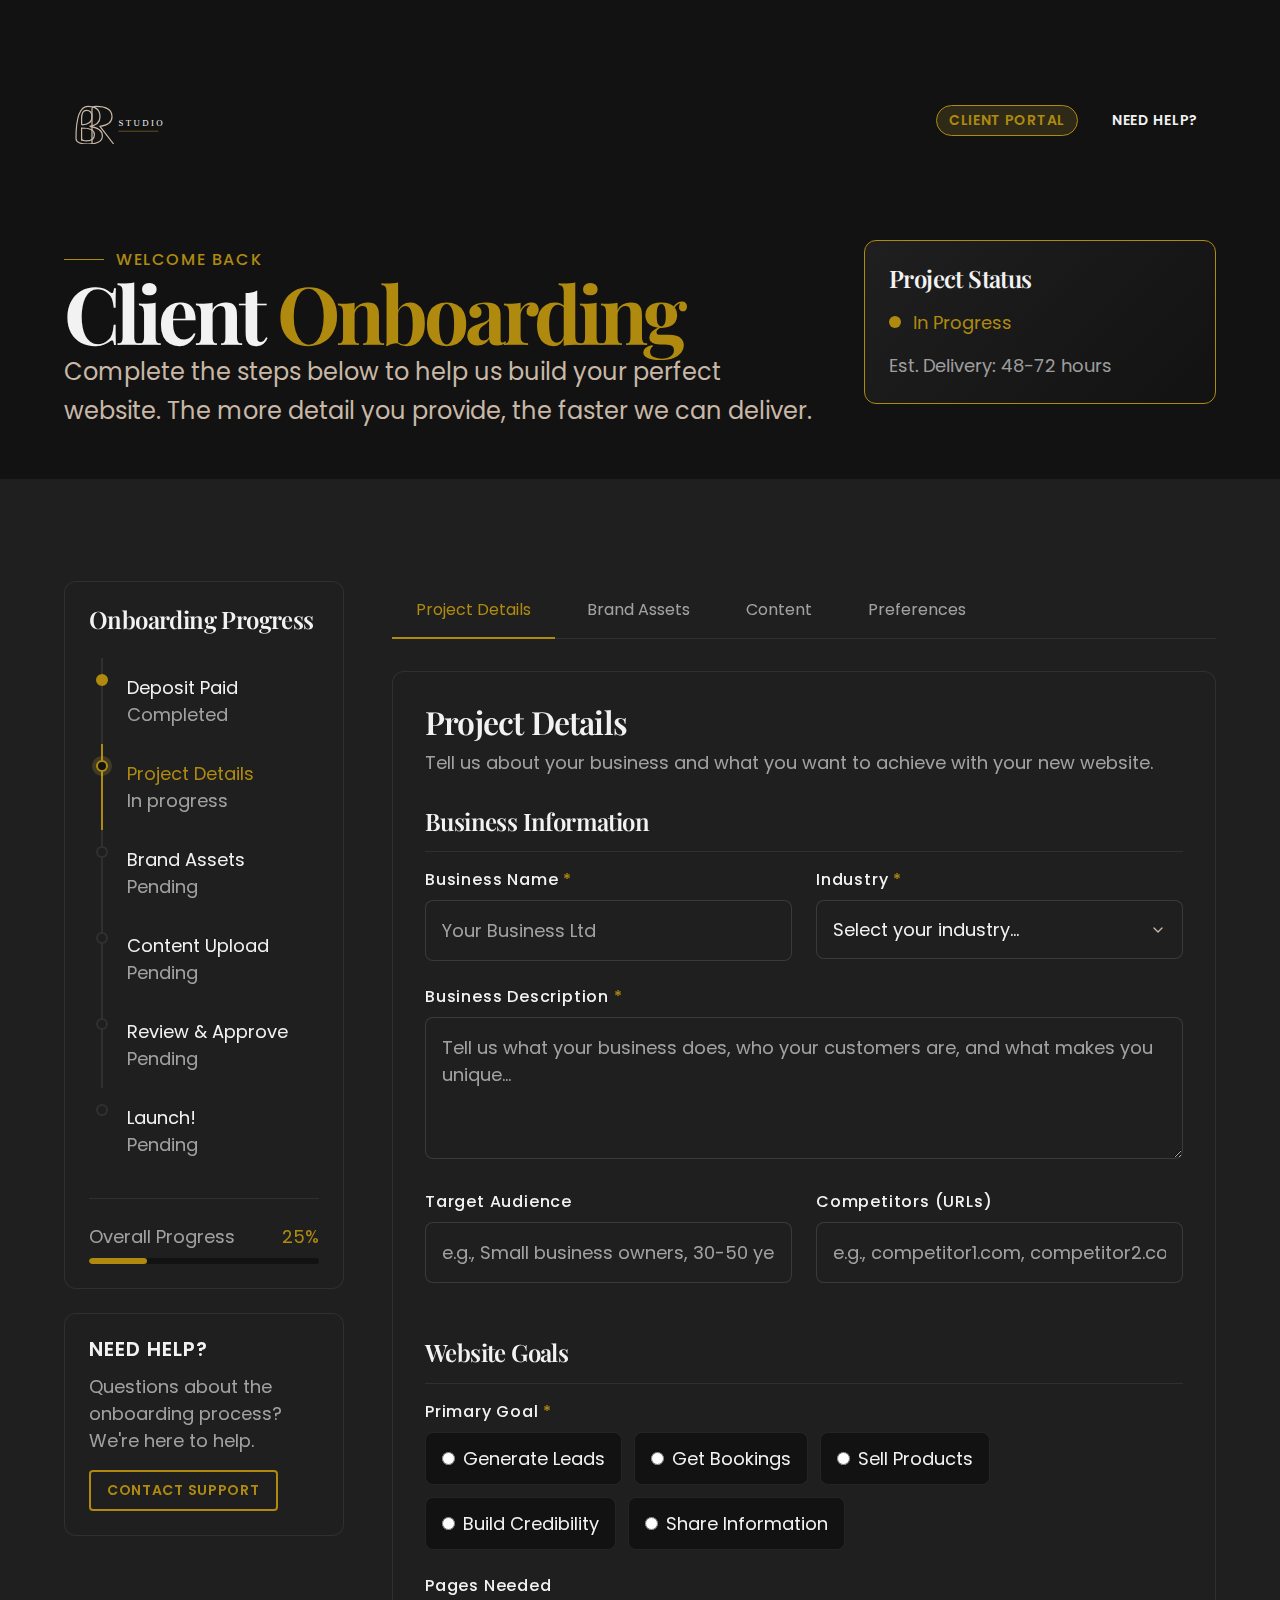
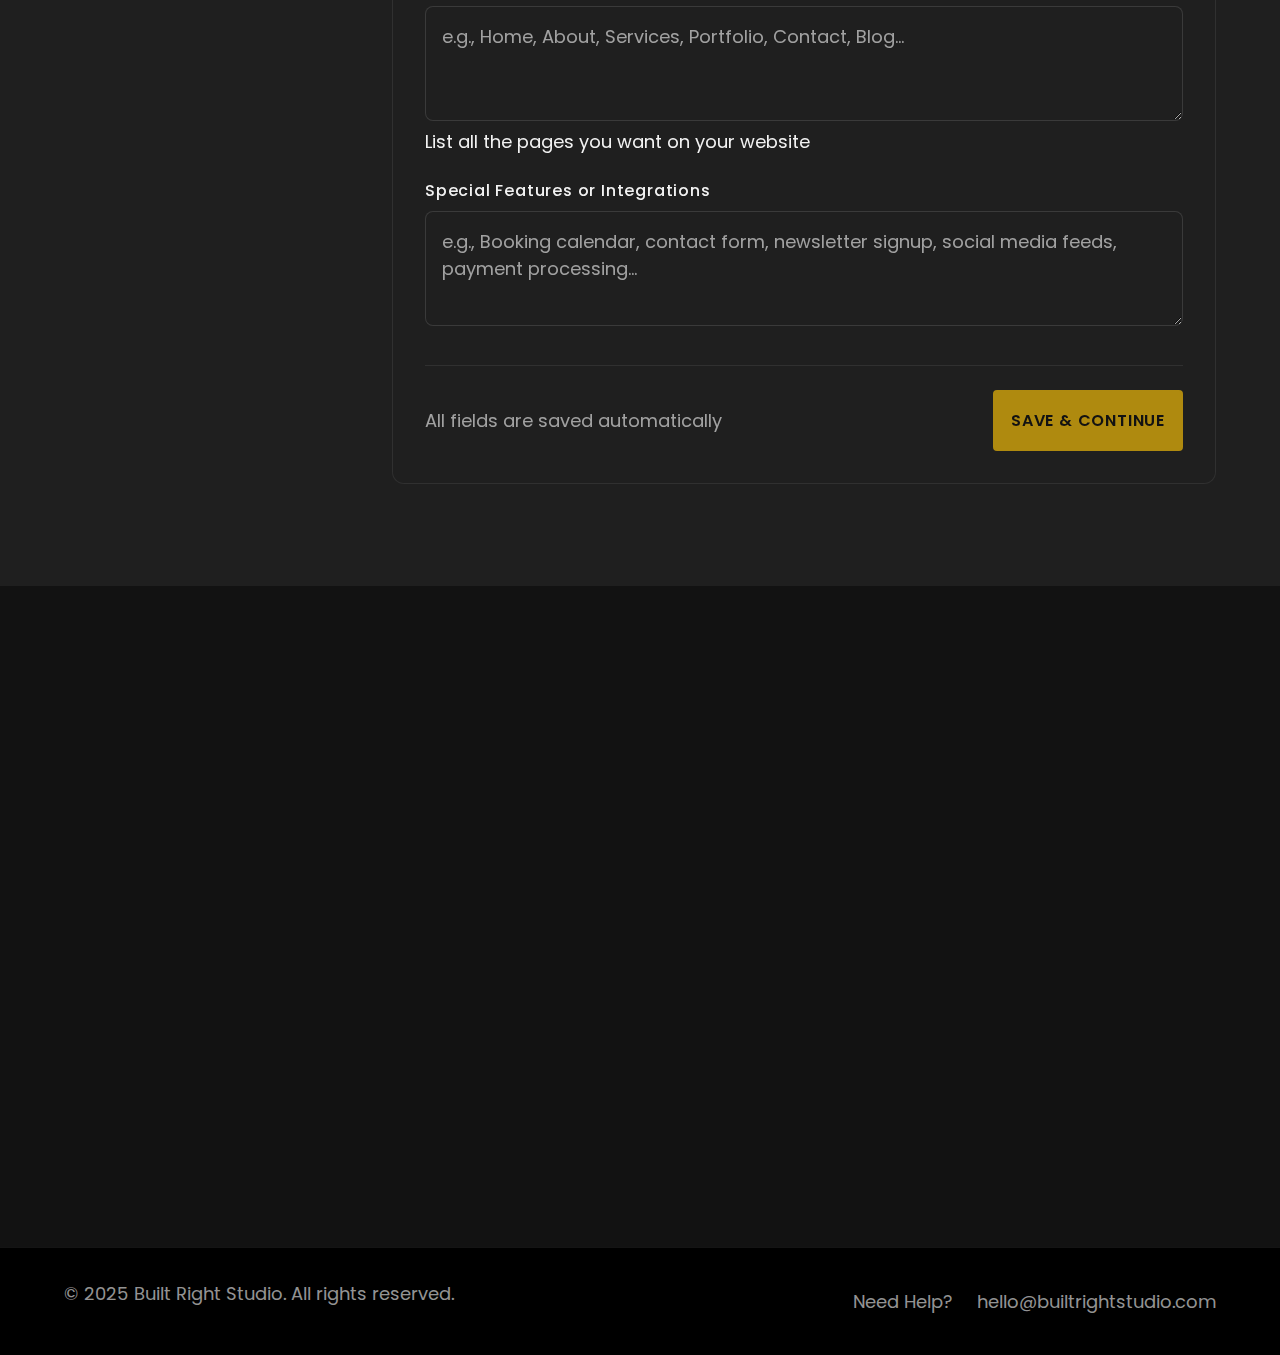
<file: onboarding.html>
<!DOCTYPE html>
<html lang="en">
<head>
  <meta charset="UTF-8">
  <meta name="viewport" content="width=device-width, initial-scale=1.0">
  <meta name="description" content="Built Right Studio Client Onboarding Portal - Submit your project details, upload assets, and track your website build progress.">
  <meta name="robots" content="noindex, nofollow">
  <meta name="author" content="Built Right Studio">
  
  <!-- Favicon -->
  <link rel="icon" type="image/x-icon" href="assets/favicon.ico">
  
  <!-- Google Fonts -->
  <link rel="preconnect" href="https://fonts.googleapis.com">
  <link rel="preconnect" href="https://fonts.gstatic.com" crossorigin>
  <link href="https://fonts.googleapis.com/css2?family=Playfair+Display:ital,wght@0,400;0,500;0,600;0,700;1,400;1,500&family=Poppins:wght@300;400;500;600;700&display=swap" rel="stylesheet">
  
  <!-- Stylesheet -->
  <link rel="stylesheet" href="css/styles.css">
  
  <title>Client Portal | Built Right Studio</title>
  
  <style>
    /* Additional styles for onboarding portal */
    .portal-sidebar {
      position: sticky;
      top: 120px;
    }
    
    .progress-step {
      display: flex;
      align-items: flex-start;
      gap: var(--space-4);
      padding: var(--space-4) 0;
      border-left: 2px solid var(--border-subtle);
      padding-left: var(--space-6);
      margin-left: var(--space-3);
      position: relative;
    }
    
    .progress-step::before {
      content: '';
      position: absolute;
      left: -7px;
      top: var(--space-4);
      width: 12px;
      height: 12px;
      border-radius: 50%;
      background: var(--color-deep-slate);
      border: 2px solid var(--border-subtle);
    }
    
    .progress-step.completed::before {
      background: var(--color-soft-gold);
      border-color: var(--color-soft-gold);
    }
    
    .progress-step.active {
      border-left-color: var(--color-soft-gold);
    }
    
    .progress-step.active::before {
      background: var(--color-charcoal-black);
      border-color: var(--color-soft-gold);
      box-shadow: 0 0 0 4px rgba(212, 175, 55, 0.2);
    }
    
    .upload-zone {
      border: 2px dashed var(--border-default);
      border-radius: var(--radius-lg);
      padding: var(--space-10);
      text-align: center;
      transition: all var(--transition-base);
      cursor: pointer;
    }
    
    .upload-zone:hover,
    .upload-zone.dragover {
      border-color: var(--color-soft-gold);
      background: rgba(212, 175, 55, 0.05);
    }
    
    .file-item {
      display: flex;
      align-items: center;
      justify-content: space-between;
      padding: var(--space-4);
      background: var(--color-charcoal-black);
      border-radius: var(--radius-md);
      margin-top: var(--space-3);
    }
    
    .tab-nav {
      display: flex;
      gap: var(--space-2);
      border-bottom: 1px solid var(--border-subtle);
      margin-bottom: var(--space-8);
    }
    
    .tab-btn {
      padding: var(--space-4) var(--space-6);
      background: none;
      border: none;
      color: var(--text-muted);
      font-family: var(--font-body);
      font-size: var(--text-sm);
      cursor: pointer;
      position: relative;
      transition: color var(--transition-base);
    }
    
    .tab-btn:hover {
      color: var(--text-secondary);
    }
    
    .tab-btn.active {
      color: var(--color-soft-gold);
    }
    
    .tab-btn.active::after {
      content: '';
      position: absolute;
      bottom: -1px;
      left: 0;
      right: 0;
      height: 2px;
      background: var(--color-soft-gold);
    }
    
    .tab-content {
      display: none;
    }
    
    .tab-content.active {
      display: block;
    }
  </style>
</head>
<body>

  <!-- ============================================
       HEADER / NAVIGATION (Simplified for Portal)
       ============================================ -->
  <header class="header" style="position: relative;">
    <div class="header-inner">
      <!-- Logo -->
      <a href="index.html" class="logo">
        <img src="assets/images/logo.svg" alt="Built Right Studio">
      </a>
      
      <!-- Portal Badge -->
      <div style="display: flex; align-items: center; gap: var(--space-4);">
        <span class="badge badge-gold">Client Portal</span>
        <a href="contact.html" class="btn btn-ghost btn-sm">Need Help?</a>
      </div>
    </div>
  </header>

  <!-- ============================================
       MAIN CONTENT
       ============================================ -->
  <main style="padding-top: var(--space-8);">

    <!-- ============================================
         PORTAL HERO
         ============================================ -->
    <section class="section section-dark" style="padding-top: var(--space-12); padding-bottom: var(--space-12);">
      <div class="container">
        <div class="grid grid-cols-3 gap-12">
          <!-- Welcome Message -->
          <div style="grid-column: span 2;">
            <div class="reveal">
              <span class="overline">Welcome Back</span>
              <h1>Client <span class="text-gold">Onboarding</span></h1>
              <p class="lead">Complete the steps below to help us build your perfect website. The more detail you provide, the faster we can deliver.</p>
            </div>
          </div>
          
          <!-- Quick Stats -->
          <div class="reveal" style="animation-delay: 200ms;">
            <div class="card card-gold" style="padding: var(--space-6);">
              <h5 style="margin-bottom: var(--space-4);">Project Status</h5>
              <div style="display: flex; align-items: center; gap: var(--space-3); margin-bottom: var(--space-4);">
                <div style="width: 12px; height: 12px; background: var(--color-soft-gold); border-radius: 50%; animation: pulse 2s infinite;"></div>
                <span class="text-gold">In Progress</span>
              </div>
              <div class="text-muted text-sm">Est. Delivery: 48-72 hours</div>
            </div>
          </div>
        </div>
      </div>
    </section>

    <!-- ============================================
         MAIN PORTAL CONTENT
         ============================================ -->
    <section class="section section-slate">
      <div class="container">
        <div class="grid" style="grid-template-columns: 280px 1fr; gap: var(--space-12);">
          
          <!-- ============================================
               SIDEBAR - Progress Tracker
               ============================================ -->
          <aside class="portal-sidebar reveal">
            <div class="card" style="padding: var(--space-6);">
              <h5 style="margin-bottom: var(--space-6);">Onboarding Progress</h5>
              
              <!-- Progress Steps -->
              <div class="progress-steps">
                <div class="progress-step completed">
                  <div>
                    <div class="text-white text-sm font-medium">Deposit Paid</div>
                    <div class="text-muted text-xs">Completed</div>
                  </div>
                </div>
                
                <div class="progress-step active">
                  <div>
                    <div class="text-gold text-sm font-medium">Project Details</div>
                    <div class="text-muted text-xs">In progress</div>
                  </div>
                </div>
                
                <div class="progress-step">
                  <div>
                    <div class="text-secondary text-sm">Brand Assets</div>
                    <div class="text-muted text-xs">Pending</div>
                  </div>
                </div>
                
                <div class="progress-step">
                  <div>
                    <div class="text-secondary text-sm">Content Upload</div>
                    <div class="text-muted text-xs">Pending</div>
                  </div>
                </div>
                
                <div class="progress-step">
                  <div>
                    <div class="text-secondary text-sm">Review & Approve</div>
                    <div class="text-muted text-xs">Pending</div>
                  </div>
                </div>
                
                <div class="progress-step" style="border-left-color: transparent;">
                  <div>
                    <div class="text-secondary text-sm">Launch!</div>
                    <div class="text-muted text-xs">Pending</div>
                  </div>
                </div>
              </div>
              
              <!-- Progress Bar -->
              <div style="margin-top: var(--space-6); padding-top: var(--space-6); border-top: 1px solid var(--border-subtle);">
                <div style="display: flex; justify-content: space-between; margin-bottom: var(--space-2);">
                  <span class="text-muted text-sm">Overall Progress</span>
                  <span class="text-gold text-sm">25%</span>
                </div>
                <div style="height: 6px; background: var(--color-charcoal-black); border-radius: var(--radius-full); overflow: hidden;">
                  <div style="width: 25%; height: 100%; background: var(--color-soft-gold); border-radius: var(--radius-full);"></div>
                </div>
              </div>
            </div>
            
            <!-- Support Card -->
            <div class="card" style="padding: var(--space-6); margin-top: var(--space-6);">
              <h6 style="margin-bottom: var(--space-3);">Need Help?</h6>
              <p class="text-muted text-sm" style="margin-bottom: var(--space-4);">Questions about the onboarding process? We're here to help.</p>
              <a href="mailto:hello@builtrightstudio.com" class="btn btn-outline btn-sm btn-block">Contact Support</a>
            </div>
          </aside>

          <!-- ============================================
               MAIN CONTENT AREA
               ============================================ -->
          <div class="reveal" style="animation-delay: 100ms;">
            
            <!-- Tab Navigation -->
            <div class="tab-nav">
              <button class="tab-btn active" data-tab="details">Project Details</button>
              <button class="tab-btn" data-tab="brand">Brand Assets</button>
              <button class="tab-btn" data-tab="content">Content</button>
              <button class="tab-btn" data-tab="preferences">Preferences</button>
            </div>

            <!-- ============================================
                 TAB 1: Project Details
                 ============================================ -->
            <div class="tab-content active" id="tab-details">
              <div class="card" style="padding: var(--space-8);">
                <h4 style="margin-bottom: var(--space-2);">Project Details</h4>
                <p class="text-muted" style="margin-bottom: var(--space-8);">Tell us about your business and what you want to achieve with your new website.</p>
                
                <form class="onboarding-form" data-validate>
                  <!-- Business Info -->
                  <div style="margin-bottom: var(--space-8);">
                    <h5 style="margin-bottom: var(--space-4); padding-bottom: var(--space-4); border-bottom: 1px solid var(--border-subtle);">Business Information</h5>
                    
                    <div class="grid grid-cols-2 gap-6">
                      <div class="form-group">
                        <label for="business-name" class="form-label">Business Name <span class="text-gold">*</span></label>
                        <input type="text" id="business-name" name="business-name" class="form-input" placeholder="Your Business Ltd" required>
                      </div>
                      
                      <div class="form-group">
                        <label for="industry" class="form-label">Industry <span class="text-gold">*</span></label>
                        <select id="industry" name="industry" class="form-select" required>
                          <option value="" disabled selected>Select your industry...</option>
                          <option value="legal">Legal / Law</option>
                          <option value="fitness">Fitness / Health</option>
                          <option value="realestate">Real Estate</option>
                          <option value="restaurant">Restaurant / Food</option>
                          <option value="coaching">Coaching / Consulting</option>
                          <option value="agency">Agency / Creative</option>
                          <option value="ecommerce">E-commerce / Retail</option>
                          <option value="tech">Tech / Startup</option>
                          <option value="other">Other</option>
                        </select>
                      </div>
                    </div>
                    
                    <div class="form-group">
                      <label for="business-description" class="form-label">Business Description <span class="text-gold">*</span></label>
                      <textarea id="business-description" name="business-description" class="form-input" rows="4" placeholder="Tell us what your business does, who your customers are, and what makes you unique..." required></textarea>
                    </div>
                    
                    <div class="grid grid-cols-2 gap-6">
                      <div class="form-group">
                        <label for="target-audience" class="form-label">Target Audience</label>
                        <input type="text" id="target-audience" name="target-audience" class="form-input" placeholder="e.g., Small business owners, 30-50 years old">
                      </div>
                      
                      <div class="form-group">
                        <label for="competitors" class="form-label">Competitors (URLs)</label>
                        <input type="text" id="competitors" name="competitors" class="form-input" placeholder="e.g., competitor1.com, competitor2.com">
                      </div>
                    </div>
                  </div>
                  
                  <!-- Website Goals -->
                  <div style="margin-bottom: var(--space-8);">
                    <h5 style="margin-bottom: var(--space-4); padding-bottom: var(--space-4); border-bottom: 1px solid var(--border-subtle);">Website Goals</h5>
                    
                    <div class="form-group">
                      <label class="form-label">Primary Goal <span class="text-gold">*</span></label>
                      <div style="display: flex; flex-wrap: wrap; gap: var(--space-3); margin-top: var(--space-2);">
                        <label style="display: flex; align-items: center; gap: var(--space-2); cursor: pointer; padding: var(--space-3) var(--space-4); background: var(--color-charcoal-black); border-radius: var(--radius-md); border: 1px solid var(--border-subtle);">
                          <input type="radio" name="primary-goal" value="leads" style="accent-color: var(--color-soft-gold);">
                          <span class="text-sm">Generate Leads</span>
                        </label>
                        <label style="display: flex; align-items: center; gap: var(--space-2); cursor: pointer; padding: var(--space-3) var(--space-4); background: var(--color-charcoal-black); border-radius: var(--radius-md); border: 1px solid var(--border-subtle);">
                          <input type="radio" name="primary-goal" value="bookings" style="accent-color: var(--color-soft-gold);">
                          <span class="text-sm">Get Bookings</span>
                        </label>
                        <label style="display: flex; align-items: center; gap: var(--space-2); cursor: pointer; padding: var(--space-3) var(--space-4); background: var(--color-charcoal-black); border-radius: var(--radius-md); border: 1px solid var(--border-subtle);">
                          <input type="radio" name="primary-goal" value="sales" style="accent-color: var(--color-soft-gold);">
                          <span class="text-sm">Sell Products</span>
                        </label>
                        <label style="display: flex; align-items: center; gap: var(--space-2); cursor: pointer; padding: var(--space-3) var(--space-4); background: var(--color-charcoal-black); border-radius: var(--radius-md); border: 1px solid var(--border-subtle);">
                          <input type="radio" name="primary-goal" value="credibility" style="accent-color: var(--color-soft-gold);">
                          <span class="text-sm">Build Credibility</span>
                        </label>
                        <label style="display: flex; align-items: center; gap: var(--space-2); cursor: pointer; padding: var(--space-3) var(--space-4); background: var(--color-charcoal-black); border-radius: var(--radius-md); border: 1px solid var(--border-subtle);">
                          <input type="radio" name="primary-goal" value="information" style="accent-color: var(--color-soft-gold);">
                          <span class="text-sm">Share Information</span>
                        </label>
                      </div>
                    </div>
                    
                    <div class="form-group">
                      <label for="pages-needed" class="form-label">Pages Needed</label>
                      <textarea id="pages-needed" name="pages-needed" class="form-input" rows="3" placeholder="e.g., Home, About, Services, Portfolio, Contact, Blog..."></textarea>
                      <div class="form-hint">List all the pages you want on your website</div>
                    </div>
                    
                    <div class="form-group">
                      <label for="special-features" class="form-label">Special Features or Integrations</label>
                      <textarea id="special-features" name="special-features" class="form-input" rows="3" placeholder="e.g., Booking calendar, contact form, newsletter signup, social media feeds, payment processing..."></textarea>
                    </div>
                  </div>
                  
                  <!-- Save Button -->
                  <div style="display: flex; justify-content: space-between; align-items: center; padding-top: var(--space-6); border-top: 1px solid var(--border-subtle);">
                    <span class="text-muted text-sm">All fields are saved automatically</span>
                    <button type="submit" class="btn btn-primary">Save & Continue</button>
                  </div>
                </form>
              </div>
            </div>

            <!-- ============================================
                 TAB 2: Brand Assets
                 ============================================ -->
            <div class="tab-content" id="tab-brand">
              <div class="card" style="padding: var(--space-8);">
                <h4 style="margin-bottom: var(--space-2);">Brand Assets</h4>
                <p class="text-muted" style="margin-bottom: var(--space-8);">Upload your logo, brand guidelines, and any visual assets you'd like us to use.</p>
                
                <!-- Logo Upload -->
                <div style="margin-bottom: var(--space-8);">
                  <h5 style="margin-bottom: var(--space-4); padding-bottom: var(--space-4); border-bottom: 1px solid var(--border-subtle);">Logo</h5>
                  
                  <div class="upload-zone" id="logo-upload">
                    <svg width="48" height="48" viewBox="0 0 24 24" fill="none" stroke="var(--color-soft-gold)" stroke-width="1" style="margin-bottom: var(--space-4);">
                      <path d="M21 15v4a2 2 0 0 1-2 2H5a2 2 0 0 1-2-2v-4"></path>
                      <polyline points="17 8 12 3 7 8"></polyline>
                      <line x1="12" y1="3" x2="12" y2="15"></line>
                    </svg>
                    <p class="text-secondary" style="margin-bottom: var(--space-2);">Drag & drop your logo here, or click to browse</p>
                    <p class="text-muted text-sm">PNG, SVG, or AI format preferred. Max 10MB.</p>
                    <input type="file" id="logo-file" accept=".png,.svg,.ai,.eps,.pdf" style="display: none;">
                  </div>
                  
                  <div id="logo-files" style="margin-top: var(--space-4);">
                    <!-- Uploaded files will appear here -->
                  </div>
                  
                  <div class="form-group" style="margin-top: var(--space-4);">
                    <label style="display: flex; align-items: center; gap: var(--space-2); cursor: pointer;">
                      <input type="checkbox" name="need-logo" style="accent-color: var(--color-soft-gold);">
                      <span class="text-secondary text-sm">I don't have a logo — please create one for me</span>
                    </label>
                  </div>
                </div>
                
                <!-- Brand Colors -->
                <div style="margin-bottom: var(--space-8);">
                  <h5 style="margin-bottom: var(--space-4); padding-bottom: var(--space-4); border-bottom: 1px solid var(--border-subtle);">Brand Colours</h5>
                  
                  <div class="grid grid-cols-3 gap-6">
                    <div class="form-group">
                      <label for="primary-color" class="form-label">Primary Colour</label>
                      <div style="display: flex; gap: var(--space-2);">
                        <input type="color" id="primary-color" name="primary-color" value="#D4AF37" style="width: 50px; height: 42px; border: none; border-radius: var(--radius-md); cursor: pointer;">
                        <input type="text" class="form-input" placeholder="#D4AF37" style="flex: 1;">
                      </div>
                    </div>
                    
                    <div class="form-group">
                      <label for="secondary-color" class="form-label">Secondary Colour</label>
                      <div style="display: flex; gap: var(--space-2);">
                        <input type="color" id="secondary-color" name="secondary-color" value="#1F1F1F" style="width: 50px; height: 42px; border: none; border-radius: var(--radius-md); cursor: pointer;">
                        <input type="text" class="form-input" placeholder="#1F1F1F" style="flex: 1;">
                      </div>
                    </div>
                    
                    <div class="form-group">
                      <label for="accent-color" class="form-label">Accent Colour</label>
                      <div style="display: flex; gap: var(--space-2);">
                        <input type="color" id="accent-color" name="accent-color" value="#F2F2F2" style="width: 50px; height: 42px; border: none; border-radius: var(--radius-md); cursor: pointer;">
                        <input type="text" class="form-input" placeholder="#F2F2F2" style="flex: 1;">
                      </div>
                    </div>
                  </div>
                  
                  <div class="form-group" style="margin-top: var(--space-4);">
                    <label style="display: flex; align-items: center; gap: var(--space-2); cursor: pointer;">
                      <input type="checkbox" name="no-colors" style="accent-color: var(--color-soft-gold);">
                      <span class="text-secondary text-sm">I don't have brand colours — please suggest a palette</span>
                    </label>
                  </div>
                </div>
                
                <!-- Brand Guidelines -->
                <div style="margin-bottom: var(--space-8);">
                  <h5 style="margin-bottom: var(--space-4); padding-bottom: var(--space-4); border-bottom: 1px solid var(--border-subtle);">Brand Guidelines (Optional)</h5>
                  
                  <div class="upload-zone" id="guidelines-upload">
                    <svg width="48" height="48" viewBox="0 0 24 24" fill="none" stroke="var(--color-soft-gold)" stroke-width="1" style="margin-bottom: var(--space-4);">
                      <path d="M14 2H6a2 2 0 0 0-2 2v16a2 2 0 0 0 2 2h12a2 2 0 0 0 2-2V8z"></path>
                      <polyline points="14 2 14 8 20 8"></polyline>
                    </svg>
                    <p class="text-secondary" style="margin-bottom: var(--space-2);">Upload brand guidelines or style guide</p>
                    <p class="text-muted text-sm">PDF format preferred. Max 25MB.</p>
                    <input type="file" id="guidelines-file" accept=".pdf,.doc,.docx" style="display: none;">
                  </div>
                </div>
                
                <!-- Save Button -->
                <div style="display: flex; justify-content: space-between; align-items: center; padding-top: var(--space-6); border-top: 1px solid var(--border-subtle);">
                  <span class="text-muted text-sm">All files are saved automatically</span>
                  <button type="button" class="btn btn-primary">Save & Continue</button>
                </div>
              </div>
            </div>

            <!-- ============================================
                 TAB 3: Content
                 ============================================ -->
            <div class="tab-content" id="tab-content">
              <div class="card" style="padding: var(--space-8);">
                <h4 style="margin-bottom: var(--space-2);">Content Upload</h4>
                <p class="text-muted" style="margin-bottom: var(--space-8);">Provide the text content and images for your website pages.</p>
                
                <!-- Text Content -->
                <div style="margin-bottom: var(--space-8);">
                  <h5 style="margin-bottom: var(--space-4); padding-bottom: var(--space-4); border-bottom: 1px solid var(--border-subtle);">Text Content</h5>
                  
                  <div class="form-group">
                    <label for="homepage-content" class="form-label">Homepage Content</label>
                    <textarea id="homepage-content" name="homepage-content" class="form-input" rows="5" placeholder="Main headline, subheadline, key messages for your homepage..."></textarea>
                    <div class="form-hint">Include your main headline, value proposition, and key messages</div>
                  </div>
                  
                  <div class="form-group">
                    <label for="about-content" class="form-label">About Page Content</label>
                    <textarea id="about-content" name="about-content" class="form-input" rows="5" placeholder="Your story, mission, team information..."></textarea>
                  </div>
                  
                  <div class="form-group">
                    <label for="services-content" class="form-label">Services / Products Content</label>
                    <textarea id="services-content" name="services-content" class="form-input" rows="5" placeholder="List and describe your services or products..."></textarea>
                  </div>
                  
                  <div class="upload-zone" id="content-upload" style="margin-top: var(--space-4);">
                    <svg width="40" height="40" viewBox="0 0 24 24" fill="none" stroke="var(--color-soft-gold)" stroke-width="1" style="margin-bottom: var(--space-3);">
                      <path d="M14 2H6a2 2 0 0 0-2 2v16a2 2 0 0 0 2 2h12a2 2 0 0 0 2-2V8z"></path>
                      <polyline points="14 2 14 8 20 8"></polyline>
                    </svg>
                    <p class="text-secondary text-sm" style="margin-bottom: var(--space-1);">Or upload a document with all your content</p>
                    <p class="text-muted text-xs">Word, PDF, or Google Doc link</p>
                    <input type="file" id="content-file" accept=".doc,.docx,.pdf,.txt" style="display: none;">
                  </div>
                </div>
                
                <!-- Images -->
                <div style="margin-bottom: var(--space-8);">
                  <h5 style="margin-bottom: var(--space-4); padding-bottom: var(--space-4); border-bottom: 1px solid var(--border-subtle);">Images & Photos</h5>
                  
                  <div class="upload-zone" id="images-upload">
                    <svg width="48" height="48" viewBox="0 0 24 24" fill="none" stroke="var(--color-soft-gold)" stroke-width="1" style="margin-bottom: var(--space-4);">
                      <rect x="3" y="3" width="18" height="18" rx="2" ry="2"></rect>
                      <circle cx="8.5" cy="8.5" r="1.5"></circle>
                      <polyline points="21 15 16 10 5 21"></polyline>
                    </svg>
                    <p class="text-secondary" style="margin-bottom: var(--space-2);">Drag & drop images here, or click to browse</p>
                    <p class="text-muted text-sm">JPG, PNG, or WebP. Max 10MB per file.</p>
                    <input type="file" id="images-file" accept=".jpg,.jpeg,.png,.webp" multiple style="display: none;">
                  </div>
                  
                  <div id="uploaded-images" style="display: grid; grid-template-columns: repeat(4, 1fr); gap: var(--space-3); margin-top: var(--space-4);">
                    <!-- Uploaded images will appear here -->
                  </div>
                  
                  <div class="form-group" style="margin-top: var(--space-4);">
                    <label style="display: flex; align-items: center; gap: var(--space-2); cursor: pointer;">
                      <input type="checkbox" name="use-stock" style="accent-color: var(--color-soft-gold);">
                      <span class="text-secondary text-sm">I don't have images — please use quality stock photos</span>
                    </label>
                  </div>
                </div>
                
                <!-- Save Button -->
                <div style="display: flex; justify-content: space-between; align-items: center; padding-top: var(--space-6); border-top: 1px solid var(--border-subtle);">
                  <span class="text-muted text-sm">All files are saved automatically</span>
                  <button type="button" class="btn btn-primary">Save & Continue</button>
                </div>
              </div>
            </div>

            <!-- ============================================
                 TAB 4: Preferences
                 ============================================ -->
            <div class="tab-content" id="tab-preferences">
              <div class="card" style="padding: var(--space-8);">
                <h4 style="margin-bottom: var(--space-2);">Design Preferences</h4>
                <p class="text-muted" style="margin-bottom: var(--space-8);">Help us understand your style preferences and any websites you admire.</p>
                
                <!-- Style Preferences -->
                <div style="margin-bottom: var(--space-8);">
                  <h5 style="margin-bottom: var(--space-4); padding-bottom: var(--space-4); border-bottom: 1px solid var(--border-subtle);">Design Style</h5>
                  
                  <div class="form-group">
                    <label class="form-label">Which style best describes what you're looking for?</label>
                    <div style="display: grid; grid-template-columns: repeat(3, 1fr); gap: var(--space-4); margin-top: var(--space-3);">
                      <label style="cursor: pointer;">
                        <input type="radio" name="style" value="minimal" style="display: none;">
                        <div class="card" style="padding: var(--space-4); text-align: center; border: 2px solid var(--border-subtle); transition: border-color 0.2s;">
                          <div style="height: 60px; background: linear-gradient(135deg, #fff 0%, #f5f5f5 100%); border-radius: var(--radius-sm); margin-bottom: var(--space-3);"></div>
                          <span class="text-sm">Minimal & Clean</span>
                        </div>
                      </label>
                      <label style="cursor: pointer;">
                        <input type="radio" name="style" value="bold" style="display: none;">
                        <div class="card" style="padding: var(--space-4); text-align: center; border: 2px solid var(--border-subtle); transition: border-color 0.2s;">
                          <div style="height: 60px; background: linear-gradient(135deg, #1a1a1a 0%, #333 100%); border-radius: var(--radius-sm); margin-bottom: var(--space-3);"></div>
                          <span class="text-sm">Bold & Dark</span>
                        </div>
                      </label>
                      <label style="cursor: pointer;">
                        <input type="radio" name="style" value="elegant" style="display: none;">
                        <div class="card" style="padding: var(--space-4); text-align: center; border: 2px solid var(--border-subtle); transition: border-color 0.2s;">
                          <div style="height: 60px; background: linear-gradient(135deg, #D4AF37 0%, #B8860B 100%); border-radius: var(--radius-sm); margin-bottom: var(--space-3);"></div>
                          <span class="text-sm">Elegant & Luxurious</span>
                        </div>
                      </label>
                      <label style="cursor: pointer;">
                        <input type="radio" name="style" value="playful" style="display: none;">
                        <div class="card" style="padding: var(--space-4); text-align: center; border: 2px solid var(--border-subtle); transition: border-color 0.2s;">
                          <div style="height: 60px; background: linear-gradient(135deg, #ff6b6b 0%, #feca57 100%); border-radius: var(--radius-sm); margin-bottom: var(--space-3);"></div>
                          <span class="text-sm">Playful & Colourful</span>
                        </div>
                      </label>
                      <label style="cursor: pointer;">
                        <input type="radio" name="style" value="corporate" style="display: none;">
                        <div class="card" style="padding: var(--space-4); text-align: center; border: 2px solid var(--border-subtle); transition: border-color 0.2s;">
                          <div style="height: 60px; background: linear-gradient(135deg, #1e3a5f 0%, #2c5282 100%); border-radius: var(--radius-sm); margin-bottom: var(--space-3);"></div>
                          <span class="text-sm">Corporate & Professional</span>
                        </div>
                      </label>
                      <label style="cursor: pointer;">
                        <input type="radio" name="style" value="creative" style="display: none;">
                        <div class="card" style="padding: var(--space-4); text-align: center; border: 2px solid var(--border-subtle); transition: border-color 0.2s;">
                          <div style="height: 60px; background: linear-gradient(135deg, #667eea 0%, #764ba2 100%); border-radius: var(--radius-sm); margin-bottom: var(--space-3);"></div>
                          <span class="text-sm">Creative & Artistic</span>
                        </div>
                      </label>
                    </div>
                  </div>
                </div>
                
                <!-- Inspiration -->
                <div style="margin-bottom: var(--space-8);">
                  <h5 style="margin-bottom: var(--space-4); padding-bottom: var(--space-4); border-bottom: 1px solid var(--border-subtle);">Inspiration</h5>
                  
                  <div class="form-group">
                    <label for="inspiration-sites" class="form-label">Websites You Like</label>
                    <textarea id="inspiration-sites" name="inspiration-sites" class="form-input" rows="3" placeholder="Share URLs of websites you admire (even if they're not in your industry)..."></textarea>
                    <div class="form-hint">What do you like about each one?</div>
                  </div>
                  
                  <div class="form-group">
                    <label for="dislike" class="form-label">What to Avoid</label>
                    <textarea id="dislike" name="dislike" class="form-input" rows="3" placeholder="Anything specific you don't want? Certain colours, styles, or elements to avoid?"></textarea>
                  </div>
                </div>
                
                <!-- Additional Notes -->
                <div style="margin-bottom: var(--space-8);">
                  <h5 style="margin-bottom: var(--space-4); padding-bottom: var(--space-4); border-bottom: 1px solid var(--border-subtle);">Additional Notes</h5>
                  
                  <div class="form-group">
                    <label for="additional-notes" class="form-label">Anything Else We Should Know?</label>
                    <textarea id="additional-notes" name="additional-notes" class="form-input" rows="4" placeholder="Any other details, requirements, or special requests..."></textarea>
                  </div>
                </div>
                
                <!-- Submit Button -->
                <div style="display: flex; justify-content: space-between; align-items: center; padding-top: var(--space-6); border-top: 1px solid var(--border-subtle);">
                  <span class="text-muted text-sm">All information is saved automatically</span>
                  <button type="button" class="btn btn-primary btn-lg">Submit Onboarding</button>
                </div>
              </div>
            </div>
            
          </div>
        </div>
      </div>
    </section>

    <!-- ============================================
         HELPFUL TIPS SECTION
         ============================================ -->
    <section class="section section-dark">
      <div class="container">
        <div class="section-header reveal">
          <span class="overline">Tips</span>
          <h2>Helpful <span class="text-gold">Guidelines</span></h2>
        </div>
        
        <div class="grid grid-cols-3 gap-8" data-stagger>
          <div class="card reveal" style="padding: var(--space-6);">
            <div style="width: 48px; height: 48px; background: rgba(212, 175, 55, 0.1); border-radius: var(--radius-lg); margin-bottom: var(--space-4); display: flex; align-items: center; justify-content: center;">
              <svg width="24" height="24" viewBox="0 0 24 24" fill="none" stroke="var(--color-soft-gold)" stroke-width="1.5">
                <rect x="3" y="3" width="18" height="18" rx="2" ry="2"></rect>
                <circle cx="8.5" cy="8.5" r="1.5"></circle>
                <polyline points="21 15 16 10 5 21"></polyline>
              </svg>
            </div>
            <h5 style="margin-bottom: var(--space-2);">Image Quality</h5>
            <p class="text-muted text-sm">Use high-resolution images (at least 1920px wide). Avoid blurry or pixelated photos. We can source professional stock images if needed.</p>
          </div>
          
          <div class="card reveal" style="padding: var(--space-6);">
            <div style="width: 48px; height: 48px; background: rgba(212, 175, 55, 0.1); border-radius: var(--radius-lg); margin-bottom: var(--space-4); display: flex; align-items: center; justify-content: center;">
              <svg width="24" height="24" viewBox="0 0 24 24" fill="none" stroke="var(--color-soft-gold)" stroke-width="1.5">
                <line x1="17" y1="10" x2="3" y2="10"></line>
                <line x1="21" y1="6" x2="3" y2="6"></line>
                <line x1="21" y1="14" x2="3" y2="14"></line>
                <line x1="17" y1="18" x2="3" y2="18"></line>
              </svg>
            </div>
            <h5 style="margin-bottom: var(--space-2);">Content Tips</h5>
            <p class="text-muted text-sm">Keep text concise and focused. Write for your ideal customer. Include clear calls-to-action. Proofread everything before submitting.</p>
          </div>
          
          <div class="card reveal" style="padding: var(--space-6);">
            <div style="width: 48px; height: 48px; background: rgba(212, 175, 55, 0.1); border-radius: var(--radius-lg); margin-bottom: var(--space-4); display: flex; align-items: center; justify-content: center;">
              <svg width="24" height="24" viewBox="0 0 24 24" fill="none" stroke="var(--color-soft-gold)" stroke-width="1.5">
                <circle cx="12" cy="12" r="10"></circle>
                <polyline points="12 6 12 12 16 14"></polyline>
              </svg>
            </div>
            <h5 style="margin-bottom: var(--space-2);">Timeline</h5>
            <p class="text-muted text-sm">The faster you complete onboarding, the sooner we can start building. Complete submissions typically get priority in our queue.</p>
          </div>
        </div>
      </div>
    </section>

  </main>

  <!-- ============================================
       FOOTER (Simplified)
       ============================================ -->
  <footer class="footer" style="padding: var(--space-8) 0;">
    <div class="container">
      <div style="display: flex; justify-content: space-between; align-items: center;">
        <p class="text-muted text-sm">© 2025 Built Right Studio. All rights reserved.</p>
        <div style="display: flex; gap: var(--space-6);">
          <a href="contact.html" class="text-muted text-sm" style="text-decoration: none;">Need Help?</a>
          <a href="mailto:hello@builtrightstudio.com" class="text-muted text-sm" style="text-decoration: none;">hello@builtrightstudio.com</a>
        </div>
      </div>
    </div>
  </footer>

  <!-- JavaScript -->
  <script src="js/main.js"></script>
  
  <!-- Portal-specific JavaScript -->
  <script>
    document.addEventListener('DOMContentLoaded', function() {
      // Tab functionality
      const tabBtns = document.querySelectorAll('.tab-btn');
      const tabContents = document.querySelectorAll('.tab-content');
      
      tabBtns.forEach(btn => {
        btn.addEventListener('click', function() {
          const tabId = this.getAttribute('data-tab');
          
          // Update active states
          tabBtns.forEach(b => b.classList.remove('active'));
          tabContents.forEach(c => c.classList.remove('active'));
          
          this.classList.add('active');
          document.getElementById('tab-' + tabId).classList.add('active');
        });
      });
      
      // File upload zones
      const uploadZones = document.querySelectorAll('.upload-zone');
      
      uploadZones.forEach(zone => {
        const input = zone.querySelector('input[type="file"]');
        
        zone.addEventListener('click', () => input.click());
        
        zone.addEventListener('dragover', (e) => {
          e.preventDefault();
          zone.classList.add('dragover');
        });
        
        zone.addEventListener('dragleave', () => {
          zone.classList.remove('dragover');
        });
        
        zone.addEventListener('drop', (e) => {
          e.preventDefault();
          zone.classList.remove('dragover');
          const files = e.dataTransfer.files;
          handleFiles(files, zone);
        });
        
        input.addEventListener('change', (e) => {
          handleFiles(e.target.files, zone);
        });
      });
      
      function handleFiles(files, zone) {
        // Simple file display
        const container = zone.nextElementSibling;
        if (container && container.id) {
          Array.from(files).forEach(file => {
            const fileItem = document.createElement('div');
            fileItem.className = 'file-item';
            fileItem.innerHTML = `
              <div style="display: flex; align-items: center; gap: var(--space-3);">
                <svg width="20" height="20" viewBox="0 0 24 24" fill="none" stroke="var(--color-soft-gold)" stroke-width="1.5">
                  <path d="M14 2H6a2 2 0 0 0-2 2v16a2 2 0 0 0 2 2h12a2 2 0 0 0 2-2V8z"></path>
                  <polyline points="14 2 14 8 20 8"></polyline>
                </svg>
                <span class="text-sm text-secondary">${file.name}</span>
              </div>
              <button class="btn btn-ghost btn-sm" onclick="this.parentElement.remove()">Remove</button>
            `;
            container.appendChild(fileItem);
          });
        }
        
        // Show success message
        zone.style.borderColor = 'var(--color-soft-gold)';
        setTimeout(() => {
          zone.style.borderColor = '';
        }, 2000);
      }
      
      // Style selection cards
      const styleCards = document.querySelectorAll('input[name="style"]');
      styleCards.forEach(radio => {
        radio.addEventListener('change', function() {
          document.querySelectorAll('input[name="style"]').forEach(r => {
            r.closest('label').querySelector('.card').style.borderColor = 'var(--border-subtle)';
          });
          this.closest('label').querySelector('.card').style.borderColor = 'var(--color-soft-gold)';
        });
      });
    });
  </script>

</body>
</html>
</file>
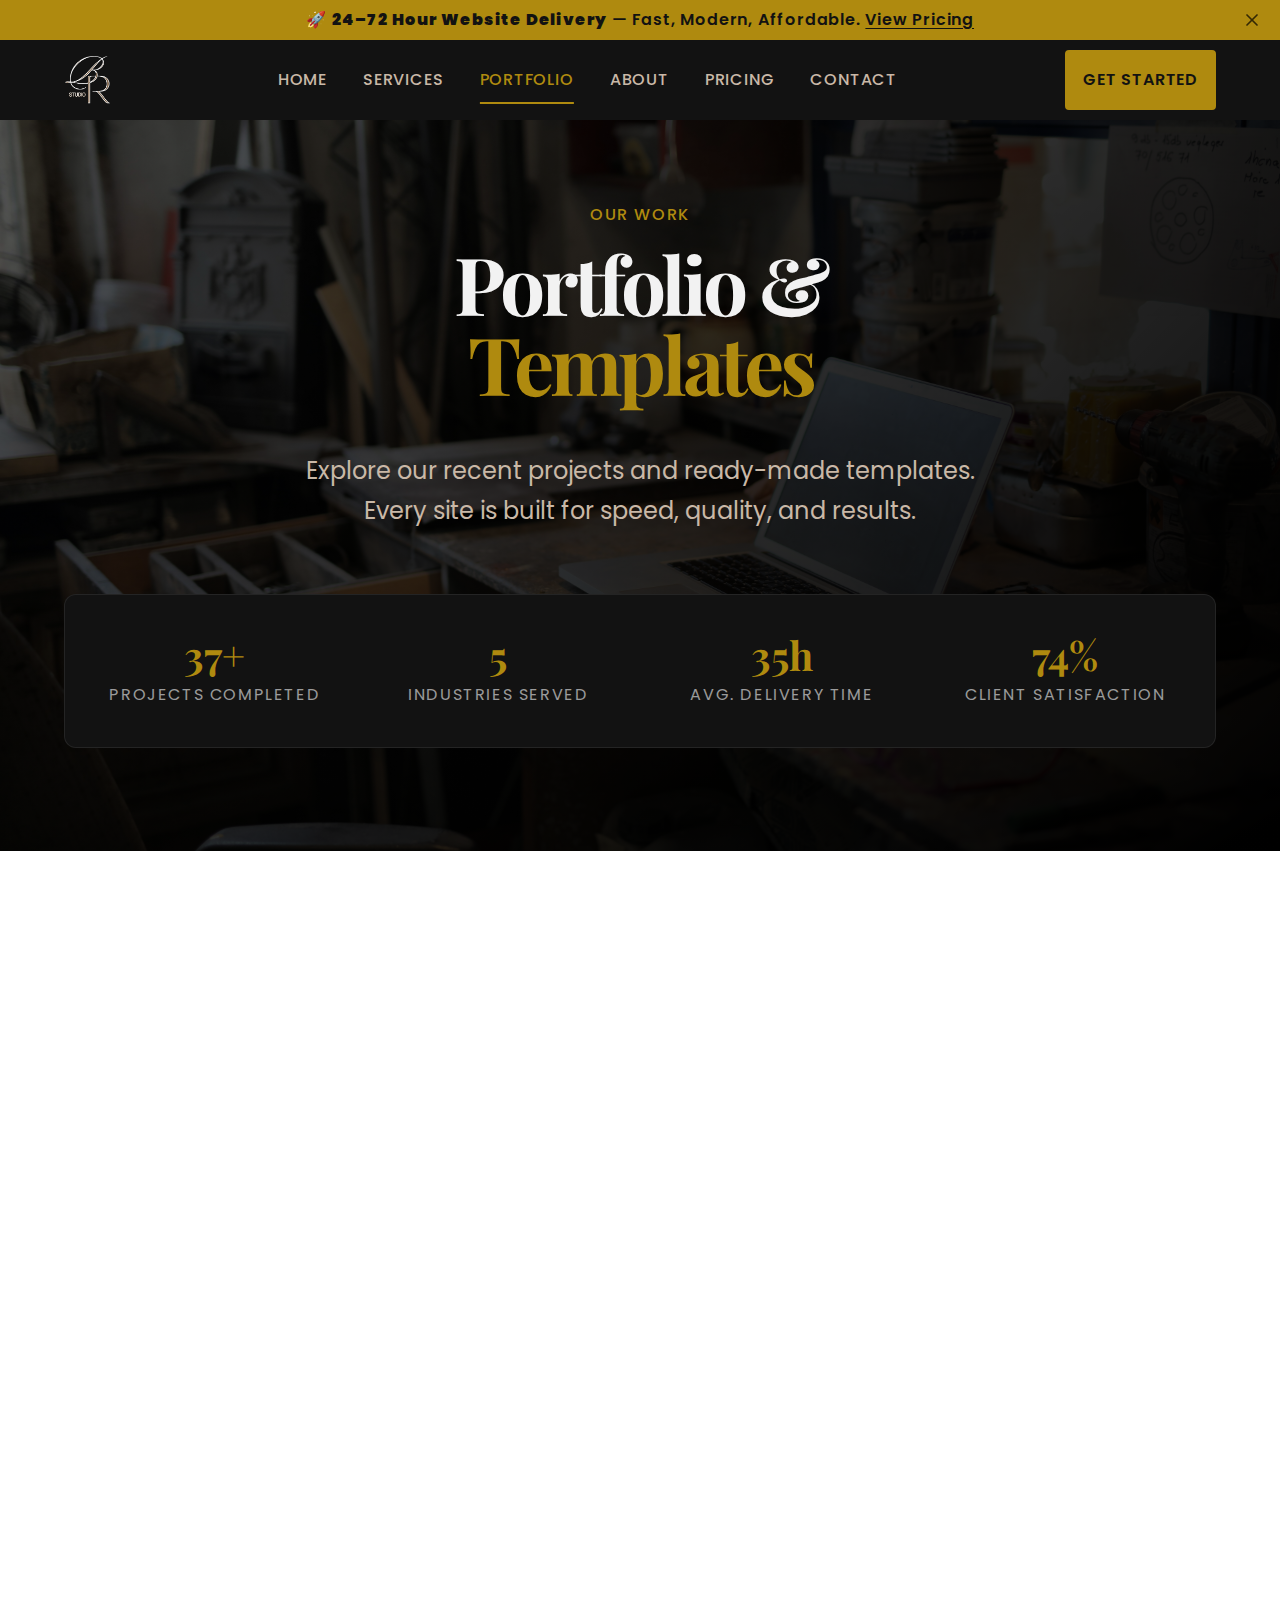
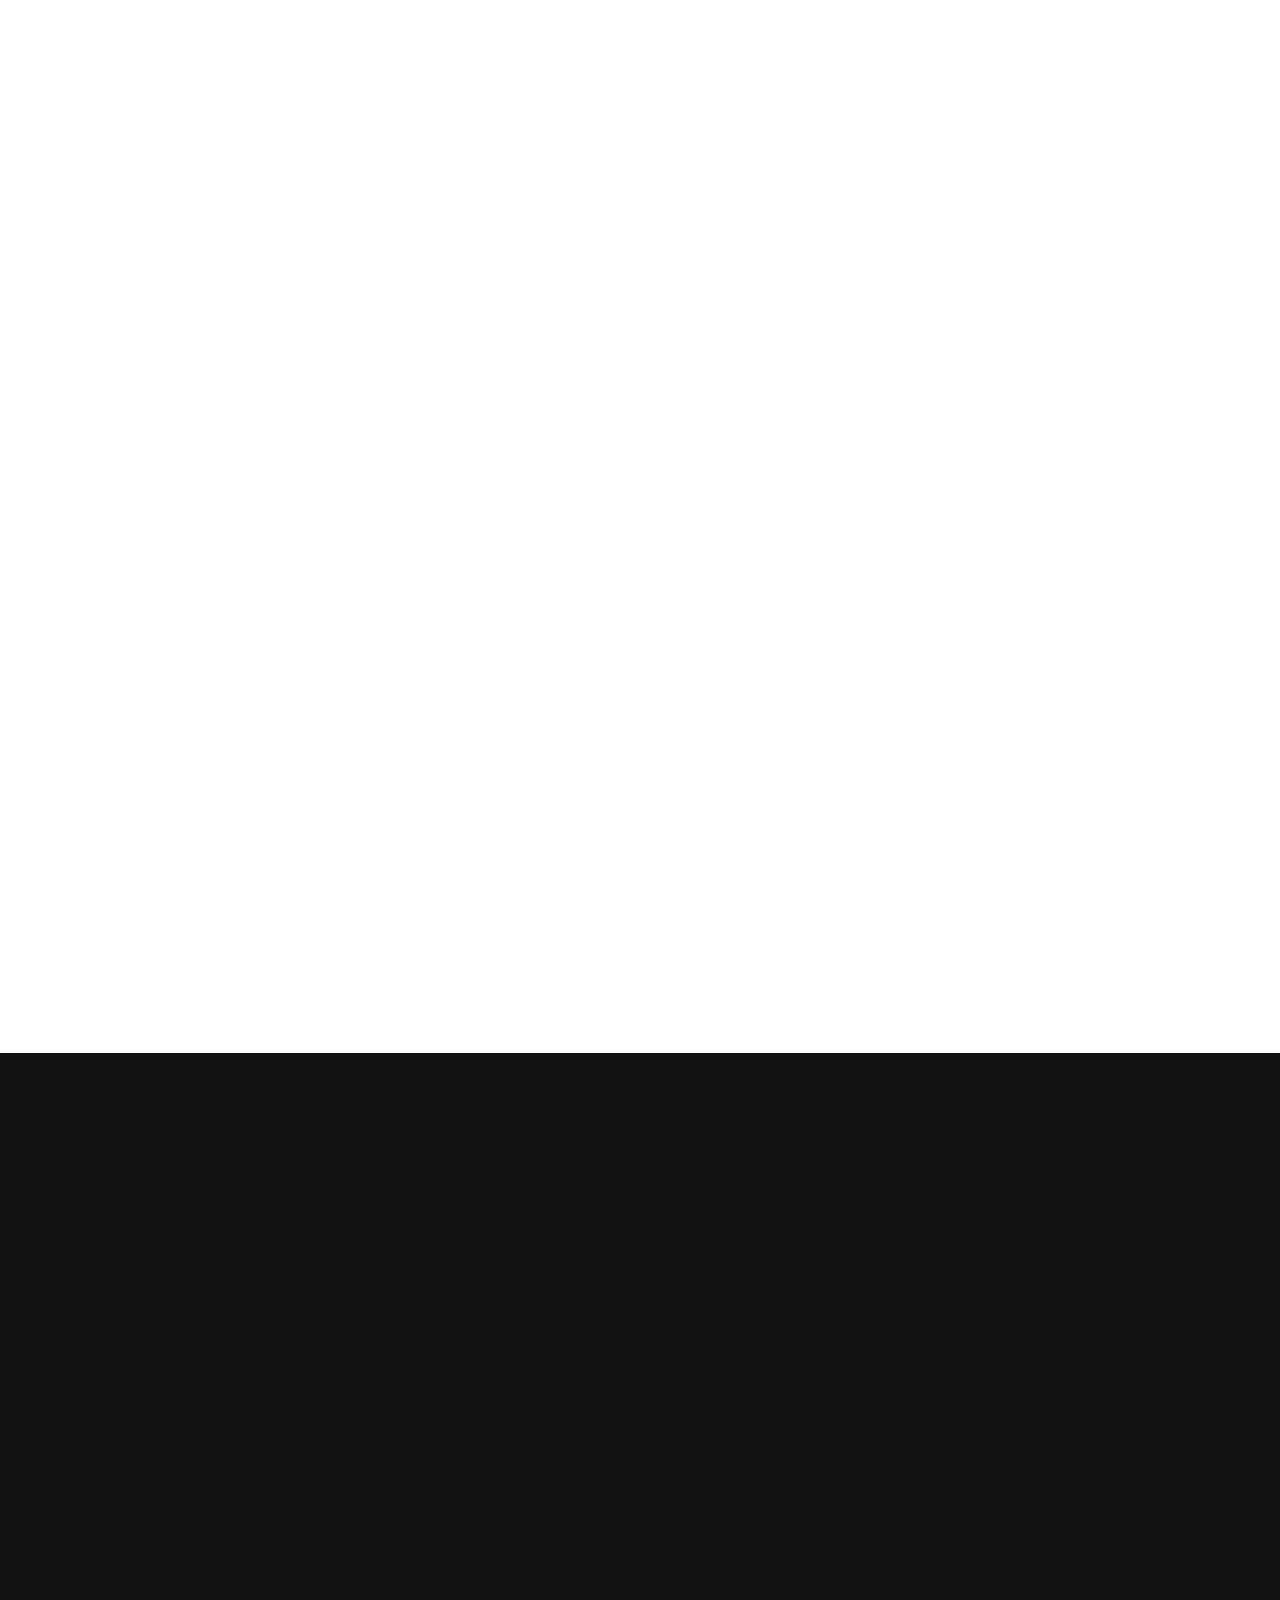
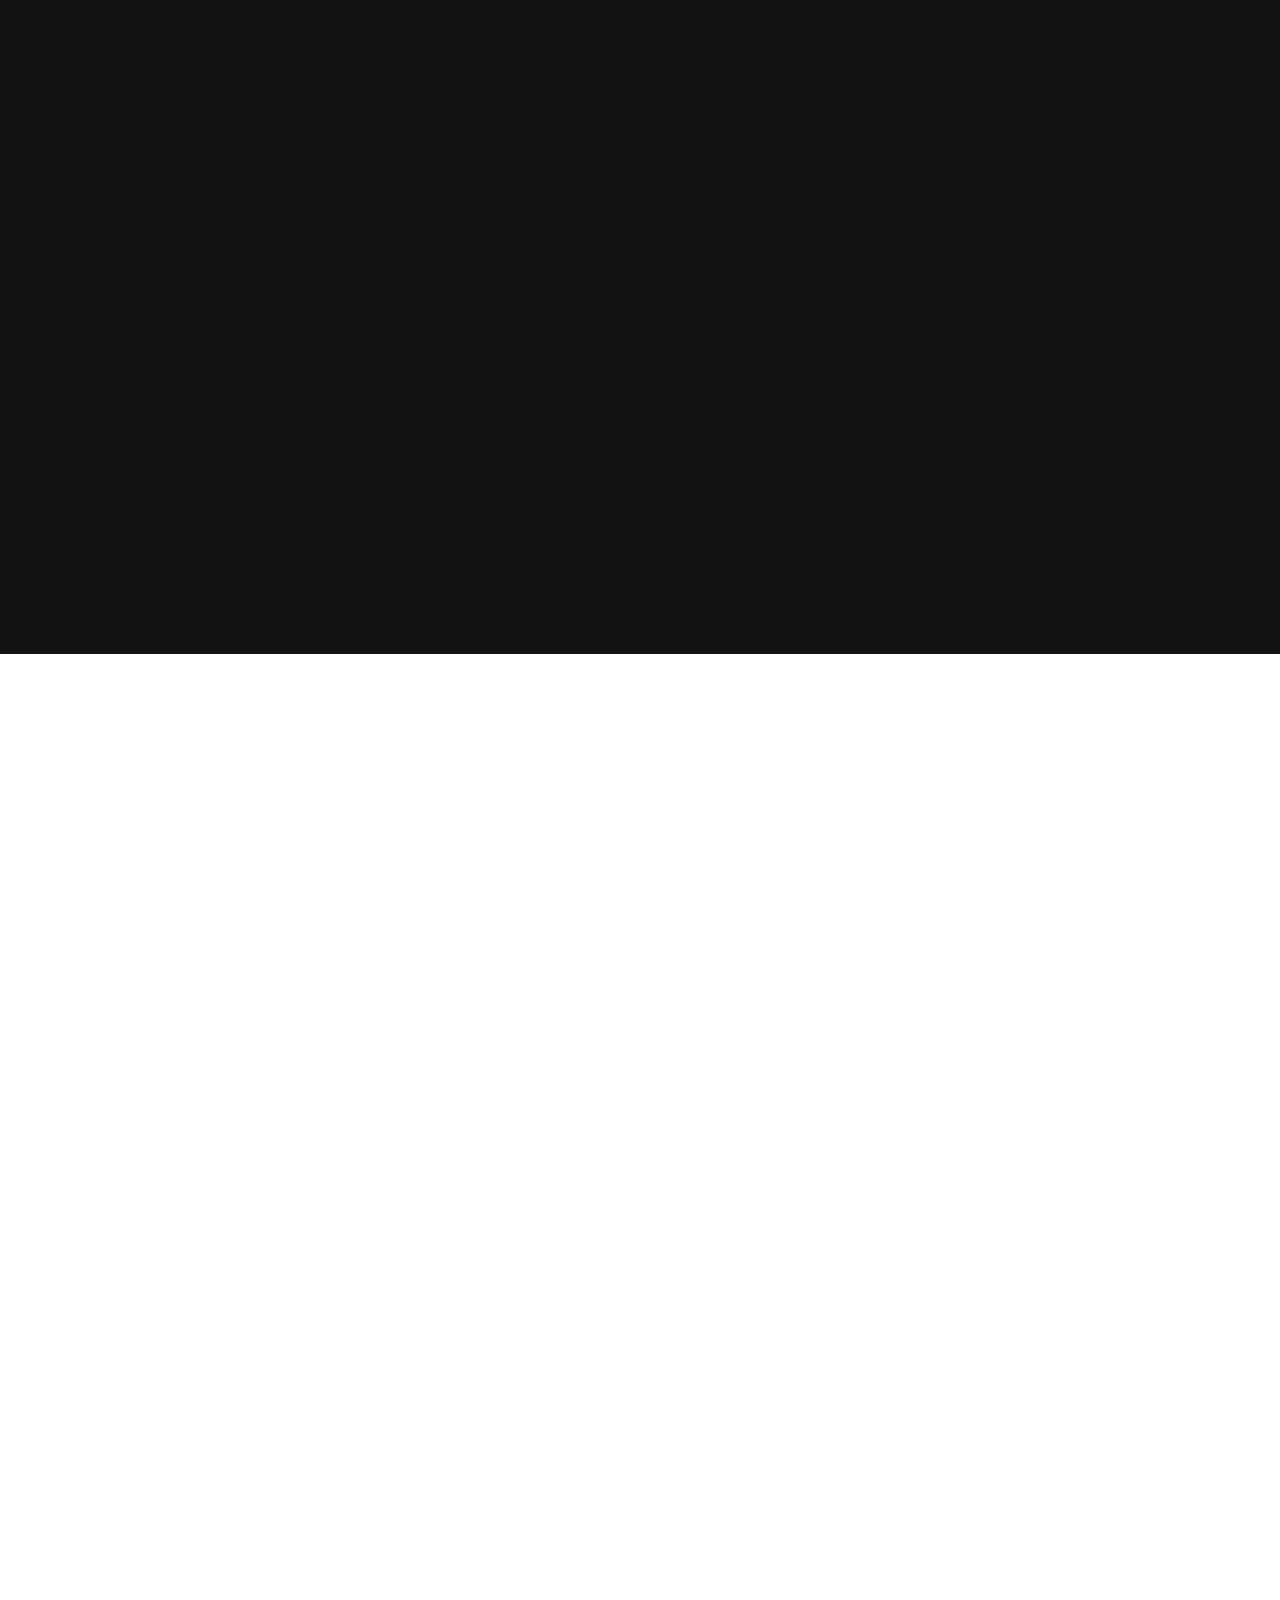
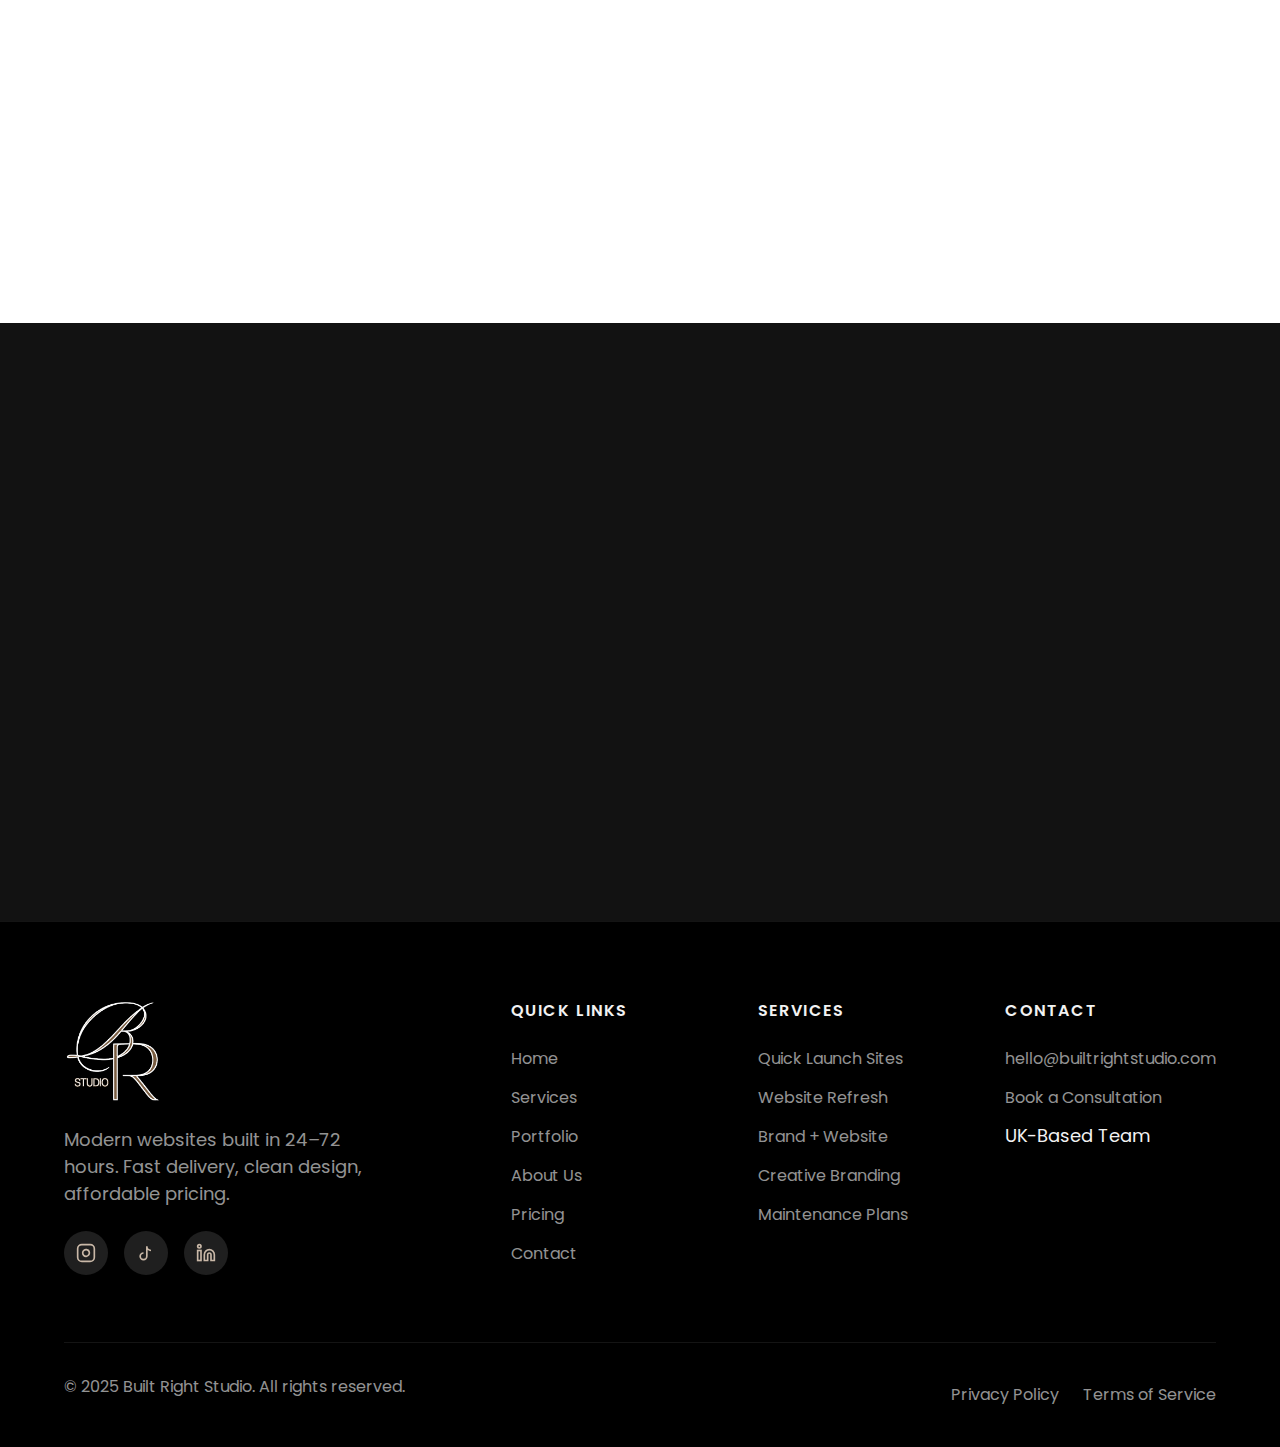
<file: portfolio.html>
<!DOCTYPE html>
<html lang="en">
<head>
  <meta charset="UTF-8">
  <meta name="viewport" content="width=device-width, initial-scale=1.0">
  <meta name="description" content="Built Right Studio Portfolio - Browse our website designs, templates, and case studies. See real transformations delivered in 24-72 hours.">
  <meta name="keywords" content="web design portfolio, website templates, case studies, before after websites, UK web design examples">
  <meta name="author" content="Built Right Studio">
  
  <!-- Open Graph / Social Media -->
  <meta property="og:type" content="website">
  <meta property="og:url" content="https://builtrrightstudio.com/portfolio">
  <meta property="og:title" content="Portfolio & Templates | Built Right Studio">
  <meta property="og:description" content="Browse our website designs and templates. See real transformations delivered in 24-72 hours.">
  
  <!-- Favicon -->
  <link rel="icon" type="image/png" sizes="32x32" href="assets/images/favicon32.png">
  <link rel="icon" type="image/png" sizes="16x16" href="assets/images/favicon16.png">
  <link rel="apple-touch-icon" sizes="180x180" href="assets/images/favicon180.png">
  
  <!-- Google Fonts -->
  <link rel="preconnect" href="https://fonts.googleapis.com">
  <link rel="preconnect" href="https://fonts.gstatic.com" crossorigin>
  <link href="https://fonts.googleapis.com/css2?family=Playfair+Display:ital,wght@0,400;0,500;0,600;0,700;1,400;1,500&family=Poppins:wght@300;400;500;600;700&display=swap" rel="stylesheet">
  
  <!-- Stylesheet -->
  <link rel="stylesheet" href="css/styles.css">
  
  <title>Portfolio & Templates | Built Right Studio</title>
</head>
<body class="has-announcement">

  <!-- ============================================
       ANNOUNCEMENT BAR
       ============================================ -->
  <div class="announcement-bar">
    <span>🚀 <strong>24–72 Hour Website Delivery</strong> — Fast, Modern, Affordable. <a href="pricing.html">View Pricing</a></span>
    <button class="announcement-close" aria-label="Close announcement">
      <svg width="20" height="20" viewBox="0 0 24 24" fill="none" stroke="currentColor" stroke-width="2" stroke-linecap="round" stroke-linejoin="round">
        <line x1="18" y1="6" x2="6" y2="18"></line>
        <line x1="6" y1="6" x2="18" y2="18"></line>
      </svg>
    </button>
  </div>

  <!-- ============================================
       HEADER / NAVIGATION
       ============================================ -->
  <header class="header has-announcement">
    <div class="header-inner">
      <!-- Logo -->
      <a href="index.html" class="logo">
        <img src="assets/images/logo3.png" alt="Built Right Studio">
      </a>
      
      <!-- Main Navigation -->
      <nav class="nav-main" role="navigation" aria-label="Main navigation">
        <a href="index.html" class="nav-link">Home</a>
        <a href="services.html" class="nav-link">Services</a>
        <a href="portfolio.html" class="nav-link active">Portfolio</a>
        <a href="about.html" class="nav-link">About</a>
        <a href="pricing.html" class="nav-link">Pricing</a>
        <a href="contact.html" class="nav-link">Contact</a>
      </nav>
      
      <!-- Header CTA -->
      <div class="header-cta">
        <a href="contact.html" class="btn btn-primary">Get Started</a>
        
        <!-- Mobile Toggle -->
        <button class="mobile-toggle" aria-label="Toggle menu" aria-expanded="false">
          <span></span>
        </button>
      </div>
    </div>
    
    <!-- Mobile Navigation -->
    <nav class="nav-mobile" role="navigation" aria-label="Mobile navigation">
      <a href="index.html" class="nav-link">Home</a>
      <a href="services.html" class="nav-link">Services</a>
      <a href="portfolio.html" class="nav-link active">Portfolio</a>
      <a href="about.html" class="nav-link">About</a>
      <a href="pricing.html" class="nav-link">Pricing</a>
      <a href="contact.html" class="nav-link">Contact</a>
      <a href="contact.html" class="btn btn-primary" style="margin-top: var(--space-6);">Get Started</a>
    </nav>
  </header>

  <!-- ============================================
       MAIN CONTENT
       ============================================ -->
  <main>

    <!-- ============================================
         PAGE HERO
         ============================================ -->
    <section class="section section-dark" style="padding-top: var(--space-20); background: linear-gradient(135deg, rgba(0, 0, 0, 0.6) 0%, var(--color-black-pure) 100%), url('assets/images/a3.jpg') center / cover no-repeat;">
      <div class="container">
        <div class="section-header reveal">
          <span class="overline">Our Work</span>
          <h1 style="line-height: var(--leading-none);" class="display-2">Portfolio & <span class="text-gold">Templates</span></h1>
          <p class="lead">Explore our recent projects and ready-made templates. Every site is built for speed, quality, and results.</p>
        </div>
        
        <!-- Stats Bar -->
        <div class="reveal" style="margin-top: var(--space-12);">
          <div class="card" style="padding: var(--space-6); background-color: var(--color-charcoal-black);">
            <div class="stats-grid grid-cols-6b">
              <div class="stat-item" style="padding: var(--space-4);">
                <div class="stat-number" style="font-size: var(--text-3xl);" data-counter="50" data-suffix="+">0+</div>
                <div class="stat-label">Projects Completed</div>
              </div>
              <div class="stat-item" style="padding: var(--space-4);">
                <div class="stat-number" style="font-size: var(--text-3xl);" data-counter="8">0</div>
                <div class="stat-label">Industries Served</div>
              </div>
              <div class="stat-item" style="padding: var(--space-4);">
                <div class="stat-number" style="font-size: var(--text-3xl);" data-counter="48" data-suffix="h">0h</div>
                <div class="stat-label">Avg. Delivery Time</div>
              </div>
              <div class="stat-item" style="padding: var(--space-4);">
                <div class="stat-number" style="font-size: var(--text-3xl);" data-counter="100" data-suffix="%">0%</div>
                <div class="stat-label">Client Satisfaction</div>
              </div>
            </div>
          </div>
        </div>
      </div>
    </section>

    <!-- ============================================
         PORTFOLIO FILTER & GRID
         ============================================ -->
    <section id="portfolio" class="section section-white">
      <div class="container">
        <!-- Filter Buttons -->
        <div class="reveal" style="margin-bottom: var(--space-10);">
          <div style="display: flex; flex-wrap: wrap; justify-content: center; gap: var(--space-3);">
            <button class="btn btn-ghost active" style="color: var(--color-soft-gold);" data-filter="all">All Projects</button>
            <button class="btn btn-ghost" style="color: var(--color-soft-gold);" data-filter="law">Law Firms</button>
            <button class="btn btn-ghost" style="color: var(--color-soft-gold);" data-filter="fitness">Fitness</button>
            <button class="btn btn-ghost" style="color: var(--color-soft-gold);" data-filter="realestate">Real Estate</button>
            <button class="btn btn-ghost" style="color: var(--color-soft-gold);" data-filter="agency">Agencies</button>
            <button class="btn btn-ghost" style="color: var(--color-soft-gold);" data-filter="startup">Startups</button>
            <button class="btn btn-ghost" style="color: var(--color-soft-gold);" data-filter="restaurant">Restaurants</button>
            <button class="btn btn-ghost" style="color: var(--color-soft-gold);" data-filter="coach">Coaches</button>
          </div>
        </div>
        
        <!-- Portfolio Grid -->
        <div class="grid grid-cols-3 gap-8" data-stagger id="portfolio-grid">
          
          <!-- Project 1 - Law Firm -->
          <div class="card card-image reveal" data-category="law">
            <div style="position: relative; overflow: hidden; border-radius: var(--radius-lg) var(--radius-lg) 0 0;">
              <div style="height: 220px; background: linear-gradient(135deg, #1a1a2e 0%, #16213e 50%, #0f0f23 100%); display: flex; align-items: center; justify-content: center; position: relative;">
                <div style="text-align: center;">
                  <div style="font-family: var(--font-heading); font-size: var(--text-2xl); color: var(--color-soft-gold); margin-bottom: var(--space-2);">M&A</div>
                  <div style="font-size: var(--text-xs); color: var(--text-muted); letter-spacing: 0.2em; text-transform: uppercase;">Legal Partners</div>
                </div>
                <!-- Overlay on hover -->
                <div style="position: absolute; inset: 0; background: rgba(212, 175, 55, 0.9); display: flex; align-items: center; justify-content: center; opacity: 0; transition: opacity 0.3s ease;" class="portfolio-overlay">
                  <a href="#" class="btn btn-dark btn-sm">View Project</a>
                </div>
              </div>
            </div>
            <div class="card-content">
              <div style="display: flex; justify-content: space-between; align-items: start; margin-bottom: var(--space-3);">
                <span class="badge badge-gold">Law Firm</span>
                <span class="text-muted text-sm">36h delivery</span>
              </div>
              <h4 class="card-title">Mitchell & Associates</h4>
              <p class="text-sm text-secondary">Complete rebrand and website for a London-based law firm. Professional, trustworthy design.</p>
            </div>
          </div>
          
          <!-- Project 2 - Fitness -->
          <div class="card card-image reveal" data-category="fitness">
            <div style="position: relative; overflow: hidden; border-radius: var(--radius-lg) var(--radius-lg) 0 0;">
              <div style="height: 220px; background: linear-gradient(135deg, #1a1a1a 0%, #2d2d2d 50%, #0a0a0a 100%); display: flex; align-items: center; justify-content: center; position: relative;">
                <div style="text-align: center;">
                  <div style="font-family: var(--font-body); font-size: var(--text-2xl); font-weight: var(--font-bold); color: var(--color-off-white); margin-bottom: var(--space-2);">PEAK</div>
                  <div style="font-size: var(--text-xs); color: var(--color-soft-gold); letter-spacing: 0.15em; text-transform: uppercase;">Performance Gym</div>
                </div>
                <div style="position: absolute; inset: 0; background: rgba(212, 175, 55, 0.9); display: flex; align-items: center; justify-content: center; opacity: 0; transition: opacity 0.3s ease;" class="portfolio-overlay">
                  <a href="#" class="btn btn-dark btn-sm">View Project</a>
                </div>
              </div>
            </div>
            <div class="card-content">
              <div style="display: flex; justify-content: space-between; align-items: start; margin-bottom: var(--space-3);">
                <span class="badge badge-gold">Fitness</span>
                <span class="text-muted text-sm">48h delivery</span>
              </div>
              <h4 class="card-title">Peak Performance Gym</h4>
              <p class="text-sm text-secondary">Bold, energetic website with class booking integration. Memberships increased 40%.</p>
            </div>
          </div>
          
          <!-- Project 3 - Real Estate -->
          <div class="card card-image reveal" data-category="realestate">
            <div style="position: relative; overflow: hidden; border-radius: var(--radius-lg) var(--radius-lg) 0 0;">
              <div style="height: 220px; background: linear-gradient(135deg, #1f2937 0%, #111827 50%, #0d1117 100%); display: flex; align-items: center; justify-content: center; position: relative;">
                <div style="text-align: center;">
                  <div style="font-family: var(--font-heading); font-size: var(--text-xl); color: var(--color-off-white); margin-bottom: var(--space-2);">Urban Living</div>
                  <div style="font-size: var(--text-xs); color: var(--color-soft-gold); letter-spacing: 0.1em; text-transform: uppercase;">Properties</div>
                </div>
                <div style="position: absolute; inset: 0; background: rgba(212, 175, 55, 0.9); display: flex; align-items: center; justify-content: center; opacity: 0; transition: opacity 0.3s ease;" class="portfolio-overlay">
                  <a href="#" class="btn btn-dark btn-sm">View Project</a>
                </div>
              </div>
            </div>
            <div class="card-content">
              <div style="display: flex; justify-content: space-between; align-items: start; margin-bottom: var(--space-3);">
                <span class="badge badge-gold">Real Estate</span>
                <span class="text-muted text-sm">72h delivery</span>
              </div>
              <h4 class="card-title">Urban Living Properties</h4>
              <p class="text-sm text-secondary">Luxury property listings with virtual tour integration. Elegant, high-end design.</p>
            </div>
          </div>
          
          <!-- Project 4 - Startup -->
          <div class="card card-image reveal" data-category="startup">
            <div style="position: relative; overflow: hidden; border-radius: var(--radius-lg) var(--radius-lg) 0 0;">
              <div style="height: 220px; background: linear-gradient(135deg, #0c0a09 0%, #1c1917 50%, #0a0908 100%); display: flex; align-items: center; justify-content: center; position: relative;">
                <div style="text-align: center;">
                  <div style="font-family: var(--font-body); font-size: var(--text-2xl); font-weight: var(--font-semibold); color: var(--color-soft-gold); margin-bottom: var(--space-2);">TechFlow</div>
                  <div style="font-size: var(--text-xs); color: var(--text-muted); letter-spacing: 0.1em; text-transform: uppercase;">Solutions</div>
                </div>
                <div style="position: absolute; inset: 0; background: rgba(212, 175, 55, 0.9); display: flex; align-items: center; justify-content: center; opacity: 0; transition: opacity 0.3s ease;" class="portfolio-overlay">
                  <a href="#" class="btn btn-dark btn-sm">View Project</a>
                </div>
              </div>
            </div>
            <div class="card-content">
              <div style="display: flex; justify-content: space-between; align-items: start; margin-bottom: var(--space-3);">
                <span class="badge badge-gold">Startup</span>
                <span class="text-muted text-sm">24h delivery</span>
              </div>
              <h4 class="card-title">TechFlow Solutions</h4>
              <p class="text-sm text-secondary">SaaS landing page with animated features. Investor-ready, conversion-focused design.</p>
            </div>
          </div>
          
          <!-- Project 5 - Agency -->
          <div class="card card-image reveal" data-category="agency">
            <div style="position: relative; overflow: hidden; border-radius: var(--radius-lg) var(--radius-lg) 0 0;">
              <div style="height: 220px; background: linear-gradient(135deg, #0f0f0f 0%, #1a1a1a 50%, #050505 100%); display: flex; align-items: center; justify-content: center; position: relative;">
                <div style="text-align: center;">
                  <div style="font-family: var(--font-heading); font-size: var(--text-2xl); font-style: italic; color: var(--color-off-white); margin-bottom: var(--space-2);">Créative</div>
                  <div style="font-size: var(--text-xs); color: var(--color-soft-gold); letter-spacing: 0.2em; text-transform: uppercase;">Studio</div>
                </div>
                <div style="position: absolute; inset: 0; background: rgba(212, 175, 55, 0.9); display: flex; align-items: center; justify-content: center; opacity: 0; transition: opacity 0.3s ease;" class="portfolio-overlay">
                  <a href="#" class="btn btn-dark btn-sm">View Project</a>
                </div>
              </div>
            </div>
            <div class="card-content">
              <div style="display: flex; justify-content: space-between; align-items: start; margin-bottom: var(--space-3);">
                <span class="badge badge-gold">Agency</span>
                <span class="text-muted text-sm">48h delivery</span>
              </div>
              <h4 class="card-title">Créative Studio</h4>
              <p class="text-sm text-secondary">Portfolio-focused design agency website. Minimal, artistic, and highly visual.</p>
            </div>
          </div>
          
          <!-- Project 6 - Restaurant -->
          <div class="card card-image reveal" data-category="restaurant">
            <div style="position: relative; overflow: hidden; border-radius: var(--radius-lg) var(--radius-lg) 0 0;">
              <div style="height: 220px; background: linear-gradient(135deg, #292524 0%, #1c1917 50%, #0c0a09 100%); display: flex; align-items: center; justify-content: center; position: relative;">
                <div style="text-align: center;">
                  <div style="font-family: var(--font-heading); font-size: var(--text-2xl); color: var(--color-soft-gold); margin-bottom: var(--space-2);">Sapore</div>
                  <div style="font-size: var(--text-xs); color: var(--text-muted); letter-spacing: 0.15em; text-transform: uppercase;">Italian Kitchen</div>
                </div>
                <div style="position: absolute; inset: 0; background: rgba(212, 175, 55, 0.9); display: flex; align-items: center; justify-content: center; opacity: 0; transition: opacity 0.3s ease;" class="portfolio-overlay">
                  <a href="#" class="btn btn-dark btn-sm">View Project</a>
                </div>
              </div>
            </div>
            <div class="card-content">
              <div style="display: flex; justify-content: space-between; align-items: start; margin-bottom: var(--space-3);">
                <span class="badge badge-gold">Restaurant</span>
                <span class="text-muted text-sm">36h delivery</span>
              </div>
              <h4 class="card-title">Sapore Italian Kitchen</h4>
              <p class="text-sm text-secondary">Appetising restaurant website with online menu and reservation system.</p>
            </div>
          </div>
          
          <!-- Project 7 - Coach -->
          <div class="card card-image reveal" data-category="coach">
            <div style="position: relative; overflow: hidden; border-radius: var(--radius-lg) var(--radius-lg) 0 0;">
              <div style="height: 220px; background: linear-gradient(135deg, #1e293b 0%, #0f172a 50%, #020617 100%); display: flex; align-items: center; justify-content: center; position: relative;">
                <div style="text-align: center;">
                  <div style="font-family: var(--font-heading); font-size: var(--text-xl); color: var(--color-off-white); margin-bottom: var(--space-2);">Sarah Chen</div>
                  <div style="font-size: var(--text-xs); color: var(--color-soft-gold); letter-spacing: 0.1em; text-transform: uppercase;">Life Coach</div>
                </div>
                <div style="position: absolute; inset: 0; background: rgba(212, 175, 55, 0.9); display: flex; align-items: center; justify-content: center; opacity: 0; transition: opacity 0.3s ease;" class="portfolio-overlay">
                  <a href="#" class="btn btn-dark btn-sm">View Project</a>
                </div>
              </div>
            </div>
            <div class="card-content">
              <div style="display: flex; justify-content: space-between; align-items: start; margin-bottom: var(--space-3);">
                <span class="badge badge-gold">Coach</span>
                <span class="text-muted text-sm">24h delivery</span>
              </div>
              <h4 class="card-title">Sarah Chen Coaching</h4>
              <p class="text-sm text-secondary">Personal brand website with booking integration. Inspiring, conversion-focused.</p>
            </div>
          </div>
          
          <!-- Project 8 - Law Firm 2 -->
          <div class="card card-image reveal" data-category="law">
            <div style="position: relative; overflow: hidden; border-radius: var(--radius-lg) var(--radius-lg) 0 0;">
              <div style="height: 220px; background: linear-gradient(135deg, #14213d 0%, #1d3557 50%, #0a1628 100%); display: flex; align-items: center; justify-content: center; position: relative;">
                <div style="text-align: center;">
                  <div style="font-family: var(--font-heading); font-size: var(--text-xl); color: var(--color-off-white); margin-bottom: var(--space-2);">Parker & Reid</div>
                  <div style="font-size: var(--text-xs); color: var(--color-soft-gold); letter-spacing: 0.1em; text-transform: uppercase;">Solicitors</div>
                </div>
                <div style="position: absolute; inset: 0; background: rgba(212, 175, 55, 0.9); display: flex; align-items: center; justify-content: center; opacity: 0; transition: opacity 0.3s ease;" class="portfolio-overlay">
                  <a href="#" class="btn btn-dark btn-sm">View Project</a>
                </div>
              </div>
            </div>
            <div class="card-content">
              <div style="display: flex; justify-content: space-between; align-items: start; margin-bottom: var(--space-3);">
                <span class="badge badge-gold">Law Firm</span>
                <span class="text-muted text-sm">48h delivery</span>
              </div>
              <h4 class="card-title">Parker & Reid Solicitors</h4>
              <p class="text-sm text-secondary">Corporate law firm website with practice area pages and contact forms.</p>
            </div>
          </div>
          
          <!-- Project 9 - Fitness 2 -->
          <div class="card card-image reveal" data-category="fitness">
            <div style="position: relative; overflow: hidden; border-radius: var(--radius-lg) var(--radius-lg) 0 0;">
              <div style="height: 220px; background: linear-gradient(135deg, #18181b 0%, #27272a 50%, #09090b 100%); display: flex; align-items: center; justify-content: center; position: relative;">
                <div style="text-align: center;">
                  <div style="font-family: var(--font-body); font-size: var(--text-xl); font-weight: var(--font-bold); color: var(--color-soft-gold); margin-bottom: var(--space-2);">IRON</div>
                  <div style="font-size: var(--text-xs); color: var(--text-muted); letter-spacing: 0.2em; text-transform: uppercase;">Athletics</div>
                </div>
                <div style="position: absolute; inset: 0; background: rgba(212, 175, 55, 0.9); display: flex; align-items: center; justify-content: center; opacity: 0; transition: opacity 0.3s ease;" class="portfolio-overlay">
                  <a href="#" class="btn btn-dark btn-sm">View Project</a>
                </div>
              </div>
            </div>
            <div class="card-content">
              <div style="display: flex; justify-content: space-between; align-items: start; margin-bottom: var(--space-3);">
                <span class="badge badge-gold">Fitness</span>
                <span class="text-muted text-sm">36h delivery</span>
              </div>
              <h4 class="card-title">Iron Athletics</h4>
              <p class="text-sm text-secondary">Personal training website with program packages and testimonials section.</p>
            </div>
          </div>
          
        </div>
        
        <!-- Load More (Optional) -->
        <div class="text-center reveal" style="margin-top: var(--space-12);">
          <p class="text-dark-gray2" style="margin-bottom: var(--space-4);">Showing 9 of 50+ projects</p>
          <button class="btn btn-outline">Load More Projects</button>
        </div>
      </div>
    </section>

    <!-- ============================================
         BEFORE & AFTER SECTION
         ============================================ -->
    <section id="transformations" class="section section-dark">
      <div class="container">
        <!-- Section Header -->
        <div class="section-header reveal">
          <span class="overline">Transformations</span>
          <h2>Before & <span class="text-gold">After</span></h2>
          <p>See the dramatic difference a professional website redesign makes.</p>
        </div>
        
        <!-- Transformation Cards -->
        <div class="grid grid-cols-2 gap-12" data-stagger>
          
          <!-- Transformation 1 -->
          <div class="card reveal" style="padding: 0; overflow: hidden;">
            <div style="display: grid; grid-template-columns: 1fr 1fr;">
              <!-- Before -->
              <div style="padding: var(--space-8); background: linear-gradient(135deg, #333 0%, #555 100%); text-align: center;">
                <div class="text-muted text-sm" style="margin-bottom: var(--space-4); text-transform: uppercase; letter-spacing: 0.1em;">Before</div>
                <div style="background: #666; height: 150px; border-radius: var(--radius-sm); display: flex; align-items: center; justify-content: center;">
                  <div style="text-align: center;">
                    <div style="color: #999; font-size: var(--text-sm);">Outdated Design</div>
                    <div style="color: #777; font-size: var(--text-xs); margin-top: var(--space-2);">Not Mobile Friendly</div>
                  </div>
                </div>
              </div>
              <!-- After -->
              <div style="padding: var(--space-8); background: var(--color-charcoal-black); text-align: center; border-left: 2px solid var(--color-soft-gold);">
                <div class="text-gold text-sm" style="margin-bottom: var(--space-4); text-transform: uppercase; letter-spacing: 0.1em;">After</div>
                <div style="background: var(--color-deep-slate); height: 150px; border-radius: var(--radius-sm); border: 1px solid var(--border-default); display: flex; align-items: center; justify-content: center;">
                  <div style="text-align: center;">
                    <div style="color: var(--color-soft-gold); font-size: var(--text-sm);">Modern & Clean</div>
                    <div style="color: var(--text-muted); font-size: var(--text-xs); margin-top: var(--space-2);">Fully Responsive</div>
                  </div>
                </div>
              </div>
            </div>
            <div style="padding: var(--space-6); border-top: 1px solid var(--border-subtle);">
              <div style="display: flex; justify-content: space-between; align-items: center;">
                <div>
                  <h5 style="margin-bottom: var(--space-1);">Mitchell & Associates</h5>
                  <span class="text-muted text-sm">Law Firm Website Redesign</span>
                </div>
                <div class="text-right">
                  <div class="text-gold" style="font-weight: var(--font-semibold);">+85%</div>
                  <div class="text-muted text-sm">More Enquiries</div>
                </div>
              </div>
            </div>
          </div>
          
          <!-- Transformation 2 -->
          <div class="card reveal" style="padding: 0; overflow: hidden;">
            <div style="display: grid; grid-template-columns: 1fr 1fr;">
              <!-- Before -->
              <div style="padding: var(--space-8); background: linear-gradient(135deg, #3a3a3a 0%, #4a4a4a 100%); text-align: center;">
                <div class="text-muted text-sm" style="margin-bottom: var(--space-4); text-transform: uppercase; letter-spacing: 0.1em;">Before</div>
                <div style="background: #555; height: 150px; border-radius: var(--radius-sm); display: flex; align-items: center; justify-content: center;">
                  <div style="text-align: center;">
                    <div style="color: #999; font-size: var(--text-sm);">Slow Loading</div>
                    <div style="color: #777; font-size: var(--text-xs); margin-top: var(--space-2);">Poor Navigation</div>
                  </div>
                </div>
              </div>
              <!-- After -->
              <div style="padding: var(--space-8); background: var(--color-charcoal-black); text-align: center; border-left: 2px solid var(--color-soft-gold);">
                <div class="text-gold text-sm" style="margin-bottom: var(--space-4); text-transform: uppercase; letter-spacing: 0.1em;">After</div>
                <div style="background: var(--color-deep-slate); height: 150px; border-radius: var(--radius-sm); border: 1px solid var(--border-default); display: flex; align-items: center; justify-content: center;">
                  <div style="text-align: center;">
                    <div style="color: var(--color-soft-gold); font-size: var(--text-sm);">Lightning Fast</div>
                    <div style="color: var(--text-muted); font-size: var(--text-xs); margin-top: var(--space-2);">Intuitive UX</div>
                  </div>
                </div>
              </div>
            </div>
            <div style="padding: var(--space-6); border-top: 1px solid var(--border-subtle);">
              <div style="display: flex; justify-content: space-between; align-items: center;">
                <div>
                  <h5 style="margin-bottom: var(--space-1);">Peak Performance Gym</h5>
                  <span class="text-muted text-sm">Fitness Website Overhaul</span>
                </div>
                <div class="text-right">
                  <div class="text-gold" style="font-weight: var(--font-semibold);">+120%</div>
                  <div class="text-muted text-sm">Member Sign-ups</div>
                </div>
              </div>
            </div>
          </div>
          
          <!-- Transformation 3 -->
          <div class="card reveal" style="padding: 0; overflow: hidden;">
            <div style="display: grid; grid-template-columns: 1fr 1fr;">
              <!-- Before -->
              <div style="padding: var(--space-8); background: linear-gradient(135deg, #2d2d2d 0%, #444 100%); text-align: center;">
                <div class="text-muted text-sm" style="margin-bottom: var(--space-4); text-transform: uppercase; letter-spacing: 0.1em;">Before</div>
                <div style="background: #555; height: 150px; border-radius: var(--radius-sm); display: flex; align-items: center; justify-content: center;">
                  <div style="text-align: center;">
                    <div style="color: #999; font-size: var(--text-sm);">Template Look</div>
                    <div style="color: #777; font-size: var(--text-xs); margin-top: var(--space-2);">No Brand Identity</div>
                  </div>
                </div>
              </div>
              <!-- After -->
              <div style="padding: var(--space-8); background: var(--color-charcoal-black); text-align: center; border-left: 2px solid var(--color-soft-gold);">
                <div class="text-gold text-sm" style="margin-bottom: var(--space-4); text-transform: uppercase; letter-spacing: 0.1em;">After</div>
                <div style="background: var(--color-deep-slate); height: 150px; border-radius: var(--radius-sm); border: 1px solid var(--border-default); display: flex; align-items: center; justify-content: center;">
                  <div style="text-align: center;">
                    <div style="color: var(--color-soft-gold); font-size: var(--text-sm);">Custom Design</div>
                    <div style="color: var(--text-muted); font-size: var(--text-xs); margin-top: var(--space-2);">Strong Branding</div>
                  </div>
                </div>
              </div>
            </div>
            <div style="padding: var(--space-6); border-top: 1px solid var(--border-subtle);">
              <div style="display: flex; justify-content: space-between; align-items: center;">
                <div>
                  <h5 style="margin-bottom: var(--space-1);">TechFlow Solutions</h5>
                  <span class="text-muted text-sm">Startup Landing Page</span>
                </div>
                <div class="text-right">
                  <div class="text-gold" style="font-weight: var(--font-semibold);">3x</div>
                  <div class="text-muted text-sm">Conversion Rate</div>
                </div>
              </div>
            </div>
          </div>
          
          <!-- Transformation 4 -->
          <div class="card reveal" style="padding: 0; overflow: hidden;">
            <div style="display: grid; grid-template-columns: 1fr 1fr;">
              <!-- Before -->
              <div style="padding: var(--space-8); background: linear-gradient(135deg, #383838 0%, #4d4d4d 100%); text-align: center;">
                <div class="text-muted text-sm" style="margin-bottom: var(--space-4); text-transform: uppercase; letter-spacing: 0.1em;">Before</div>
                <div style="background: #5a5a5a; height: 150px; border-radius: var(--radius-sm); display: flex; align-items: center; justify-content: center;">
                  <div style="text-align: center;">
                    <div style="color: #999; font-size: var(--text-sm);">No Online Presence</div>
                    <div style="color: #777; font-size: var(--text-xs); margin-top: var(--space-2);">Word of Mouth Only</div>
                  </div>
                </div>
              </div>
              <!-- After -->
              <div style="padding: var(--space-8); background: var(--color-charcoal-black); text-align: center; border-left: 2px solid var(--color-soft-gold);">
                <div class="text-gold text-sm" style="margin-bottom: var(--space-4); text-transform: uppercase; letter-spacing: 0.1em;">After</div>
                <div style="background: var(--color-deep-slate); height: 150px; border-radius: var(--radius-sm); border: 1px solid var(--border-default); display: flex; align-items: center; justify-content: center;">
                  <div style="text-align: center;">
                    <div style="color: var(--color-soft-gold); font-size: var(--text-sm);">24/7 Online</div>
                    <div style="color: var(--text-muted); font-size: var(--text-xs); margin-top: var(--space-2);">Booking System</div>
                  </div>
                </div>
              </div>
            </div>
            <div style="padding: var(--space-6); border-top: 1px solid var(--border-subtle);">
              <div style="display: flex; justify-content: space-between; align-items: center;">
                <div>
                  <h5 style="margin-bottom: var(--space-1);">Sapore Italian Kitchen</h5>
                  <span class="text-muted text-sm">Restaurant Website</span>
                </div>
                <div class="text-right">
                  <div class="text-gold" style="font-weight: var(--font-semibold);">+200%</div>
                  <div class="text-muted text-sm">Online Bookings</div>
                </div>
              </div>
            </div>
          </div>
          
        </div>
      </div>
    </section>

    <!-- ============================================
         TEMPLATE LIBRARY
         ============================================ -->
    <section id="templates" class="section section-white">
      <div class="container">
        <!-- Section Header -->
        <div class="section-header section-header2 reveal">
          <span class="overline">Ready-Made</span>
          <h2 class="text-dark">Template <span class="text-gold">Library</span></h2>
          <p>Pre-designed templates optimised for your industry. Customise and launch in days, not weeks.</p>
        </div>
        
        <!-- Templates Grid -->
        <div class="grid grid-cols-4 gap-6" data-stagger>
          
          <!-- Template 1 -->
          <div class="card reveal" style="padding: 0; overflow: hidden;">
            <div style="height: 180px; background: linear-gradient(135deg, #1a1a2e 0%, #16213e 100%); position: relative;">
              <div style="position: absolute; top: var(--space-3); right: var(--space-3);">
                <span class="badge badge-gold">Law</span>
              </div>
              <div style="position: absolute; bottom: var(--space-4); left: var(--space-4);">
                <div style="font-family: var(--font-heading); color: var(--color-off-white); font-size: var(--text-lg);">Advocate</div>
              </div>
            </div>
            <div style="padding: var(--space-5);">
              <div style="display: flex; justify-content: space-between; align-items: center;">
                <span class="text-gold font-semibold">£350</span>
                <a href="contact.html" class="btn btn-outline btn-sm">Use Template</a>
              </div>
            </div>
          </div>
          
          <!-- Template 2 -->
          <div class="card reveal" style="padding: 0; overflow: hidden;">
            <div style="height: 180px; background: linear-gradient(135deg, #1a1a1a 0%, #2d2d2d 100%); position: relative;">
              <div style="position: absolute; top: var(--space-3); right: var(--space-3);">
                <span class="badge badge-gold">Fitness</span>
              </div>
              <div style="position: absolute; bottom: var(--space-4); left: var(--space-4);">
                <div style="font-family: var(--font-body); font-weight: var(--font-bold); color: var(--color-off-white); font-size: var(--text-lg);">POWER</div>
              </div>
            </div>
            <div style="padding: var(--space-5);">
              <div style="display: flex; justify-content: space-between; align-items: center;">
                <span class="text-gold font-semibold">£350</span>
                <a href="contact.html" class="btn btn-outline btn-sm">Use Template</a>
              </div>
            </div>
          </div>
          
          <!-- Template 3 -->
          <div class="card reveal" style="padding: 0; overflow: hidden;">
            <div style="height: 180px; background: linear-gradient(135deg, #1f2937 0%, #111827 100%); position: relative;">
              <div style="position: absolute; top: var(--space-3); right: var(--space-3);">
                <span class="badge badge-gold">Property</span>
              </div>
              <div style="position: absolute; bottom: var(--space-4); left: var(--space-4);">
                <div style="font-family: var(--font-heading); color: var(--color-off-white); font-size: var(--text-lg);">Estate</div>
              </div>
            </div>
            <div style="padding: var(--space-5);">
              <div style="display: flex; justify-content: space-between; align-items: center;">
                <span class="text-gold font-semibold">£400</span>
                <a href="contact.html" class="btn btn-outline btn-sm">Use Template</a>
              </div>
            </div>
          </div>
          
          <!-- Template 4 -->
          <div class="card reveal" style="padding: 0; overflow: hidden;">
            <div style="height: 180px; background: linear-gradient(135deg, #0f0f0f 0%, #1a1a1a 100%); position: relative;">
              <div style="position: absolute; top: var(--space-3); right: var(--space-3);">
                <span class="badge badge-gold">Agency</span>
              </div>
              <div style="position: absolute; bottom: var(--space-4); left: var(--space-4);">
                <div style="font-family: var(--font-heading); font-style: italic; color: var(--color-off-white); font-size: var(--text-lg);">Studio</div>
              </div>
            </div>
            <div style="padding: var(--space-5);">
              <div style="display: flex; justify-content: space-between; align-items: center;">
                <span class="text-gold font-semibold">£350</span>
                <a href="contact.html" class="btn btn-outline btn-sm">Use Template</a>
              </div>
            </div>
          </div>
          
          <!-- Template 5 -->
          <div class="card reveal" style="padding: 0; overflow: hidden;">
            <div style="height: 180px; background: linear-gradient(135deg, #1e293b 0%, #0f172a 100%); position: relative;">
              <div style="position: absolute; top: var(--space-3); right: var(--space-3);">
                <span class="badge badge-gold">Coach</span>
              </div>
              <div style="position: absolute; bottom: var(--space-4); left: var(--space-4);">
                <div style="font-family: var(--font-heading); color: var(--color-off-white); font-size: var(--text-lg);">Mentor</div>
              </div>
            </div>
            <div style="padding: var(--space-5);">
              <div style="display: flex; justify-content: space-between; align-items: center;">
                <span class="text-gold font-semibold">£300</span>
                <a href="contact.html" class="btn btn-outline btn-sm">Use Template</a>
              </div>
            </div>
          </div>
          
          <!-- Template 6 -->
          <div class="card reveal" style="padding: 0; overflow: hidden;">
            <div style="height: 180px; background: linear-gradient(135deg, #292524 0%, #1c1917 100%); position: relative;">
              <div style="position: absolute; top: var(--space-3); right: var(--space-3);">
                <span class="badge badge-gold">Restaurant</span>
              </div>
              <div style="position: absolute; bottom: var(--space-4); left: var(--space-4);">
                <div style="font-family: var(--font-heading); color: var(--color-off-white); font-size: var(--text-lg);">Bistro</div>
              </div>
            </div>
            <div style="padding: var(--space-5);">
              <div style="display: flex; justify-content: space-between; align-items: center;">
                <span class="text-gold font-semibold">£350</span>
                <a href="contact.html" class="btn btn-outline btn-sm">Use Template</a>
              </div>
            </div>
          </div>
          
          <!-- Template 7 -->
          <div class="card reveal" style="padding: 0; overflow: hidden;">
            <div style="height: 180px; background: linear-gradient(135deg, #18181b 0%, #27272a 100%); position: relative;">
              <div style="position: absolute; top: var(--space-3); right: var(--space-3);">
                <span class="badge badge-gold">E-commerce</span>
              </div>
              <div style="position: absolute; bottom: var(--space-4); left: var(--space-4);">
                <div style="font-family: var(--font-body); font-weight: var(--font-semibold); color: var(--color-off-white); font-size: var(--text-lg);">Shopfront</div>
              </div>
            </div>
            <div style="padding: var(--space-5);">
              <div style="display: flex; justify-content: space-between; align-items: center;">
                <span class="text-gold font-semibold">£500</span>
                <a href="contact.html" class="btn btn-outline btn-sm">Use Template</a>
              </div>
            </div>
          </div>
          
          <!-- Template 8 -->
          <div class="card reveal" style="padding: 0; overflow: hidden;">
            <div style="height: 180px; background: linear-gradient(135deg, #0c0a09 0%, #1c1917 100%); position: relative;">
              <div style="position: absolute; top: var(--space-3); right: var(--space-3);">
                <span class="badge badge-gold">Startup</span>
              </div>
              <div style="position: absolute; bottom: var(--space-4); left: var(--space-4);">
                <div style="font-family: var(--font-body); font-weight: var(--font-semibold); color: var(--color-soft-gold); font-size: var(--text-lg);">Launch</div>
              </div>
            </div>
            <div style="padding: var(--space-5);">
              <div style="display: flex; justify-content: space-between; align-items: center;">
                <span class="text-gold font-semibold">£350</span>
                <a href="contact.html" class="btn btn-outline btn-sm">Use Template</a>
              </div>
            </div>
          </div>
          
        </div>
        
        <!-- Custom Build CTA -->
        <div class="reveal" style="margin-top: var(--space-12);">
          <div class="card" style="padding: var(--space-8); text-align: center; background: var(--color-charcoal-black);">
            <h4 style="margin-bottom: var(--space-3);">Can't find the right template?</h4>
            <p class="text-secondary" style="margin-bottom: var(--space-6);">We'll create a custom design tailored to your specific needs and brand.</p>
            <a href="contact.html" class="btn btn-primary">Request Custom Build</a>
          </div>
        </div>
      </div>
    </section>

    <!-- ============================================
         CTA SECTION
         ============================================ -->
    <section class="section section-dark">
      <div class="container">
        <div class="card card-gold reveal" style="padding: var(--space-16); text-align: center;">
          <h2 style="margin-bottom: var(--space-4);">Ready to Transform <span class="text-gold">Your Website?</span></h2>
          <p class="lead" style="max-width: 600px; margin: 0 auto var(--space-8);">
            Join 50+ businesses who've launched stunning websites with Built Right Studio.
          </p>
          <div class="btn-group" style="justify-content: center;">
            <a href="contact.html" class="btn btn-primary btn-lg">Start Your Project</a>
            <a href="pricing.html" class="btn btn-secondary btn-lg">View Pricing</a>
          </div>
        </div>
      </div>
    </section>

  </main>

  <!-- ============================================
       FOOTER
       ============================================ -->
  <footer class="footer">
    <div class="container">
      <div class="footer-grid">
        <!-- Brand -->
        <div class="footer-brand">
          <a href="index.html" class="logo">
            <img src="assets/images/logo3.png" alt="Built Right Studio" style="height: 100px;">
          </a>
          <p>Modern websites built in 24–72 hours. Fast delivery, clean design, affordable pricing.</p>
          
          <!-- Social Links -->
          <div class="social-links">
            <a href="#" class="social-link" aria-label="Instagram">
              <svg viewBox="0 0 24 24" fill="none" stroke="currentColor" stroke-width="2">
                <rect x="2" y="2" width="20" height="20" rx="5" ry="5"></rect>
                <path d="M16 11.37A4 4 0 1 1 12.63 8 4 4 0 0 1 16 11.37z"></path>
                <line x1="17.5" y1="6.5" x2="17.51" y2="6.5"></line>
              </svg>
            </a>
            <a href="#" class="social-link" aria-label="TikTok">
              <svg viewBox="0 0 24 24" fill="none" stroke="currentColor" stroke-width="2">
                <path d="M9 12a4 4 0 1 0 4 4V4a5 5 0 0 0 5 5"></path>
              </svg>
            </a>
            <a href="#" class="social-link" aria-label="LinkedIn">
              <svg viewBox="0 0 24 24" fill="none" stroke="currentColor" stroke-width="2">
                <path d="M16 8a6 6 0 0 1 6 6v7h-4v-7a2 2 0 0 0-2-2 2 2 0 0 0-2 2v7h-4v-7a6 6 0 0 1 6-6z"></path>
                <rect x="2" y="9" width="4" height="12"></rect>
                <circle cx="4" cy="4" r="2"></circle>
              </svg>
            </a>
          </div>
        </div>
        
        <!-- Quick Links -->
        <div>
          <h6 class="footer-heading">Quick Links</h6>
          <ul class="footer-links">
            <li><a href="index.html">Home</a></li>
            <li><a href="services.html">Services</a></li>
            <li><a href="portfolio.html">Portfolio</a></li>
            <li><a href="about.html">About Us</a></li>
            <li><a href="pricing.html">Pricing</a></li>
            <li><a href="contact.html">Contact</a></li>
          </ul>
        </div>
        
        <!-- Services -->
        <div>
          <h6 class="footer-heading">Services</h6>
          <ul class="footer-links">
            <li><a href="services.html#quick-launch">Quick Launch Sites</a></li>
            <li><a href="services.html#refresh">Website Refresh</a></li>
            <li><a href="services.html#bundle">Brand + Website</a></li>
            <li><a href="services.html#branding">Creative Branding</a></li>
            <li><a href="pricing.html#maintenance">Maintenance Plans</a></li>
          </ul>
        </div>
        
        <!-- Contact -->
        <div>
          <h6 class="footer-heading">Contact</h6>
          <ul class="footer-links">
            <li><a href="mailto:hello@builtrightstudio.com">hello@builtrightstudio.com</a></li>
            <li><a href="contact.html">Book a Consultation</a></li>
            <li>UK-Based Team</li>
          </ul>
        </div>
      </div>
      
      <!-- Footer Bottom -->
      <div class="footer-bottom">
        <p class="footer-copyright">© 2025 Built Right Studio. All rights reserved.</p>
        <div class="footer-legal">
          <a href="#">Privacy Policy</a>
          <a href="#">Terms of Service</a>
        </div>
      </div>
    </div>
  </footer>

  <!-- ============================================
       FLOATING CTA
       ============================================ -->
  <div class="floating-cta">
    <a href="contact.html" class="btn btn-primary">
      <svg width="18" height="18" viewBox="0 0 24 24" fill="none" stroke="currentColor" stroke-width="2">
        <path d="M21 15a2 2 0 0 1-2 2H7l-4 4V5a2 2 0 0 1 2-2h14a2 2 0 0 1 2 2z"></path>
      </svg>
      Get Started
    </a>
  </div>

  <!-- JavaScript -->
  <script src="js/main.js"></script>
  
  <!-- Portfolio Filter & Hover Effects -->
  <script>
    // Initialize portfolio filter
    document.addEventListener('DOMContentLoaded', function() {
      // Portfolio filtering
      const filterBtns = document.querySelectorAll('[data-filter]');
      const portfolioItems = document.querySelectorAll('[data-category]');
      
      filterBtns.forEach(btn => {
        btn.addEventListener('click', function() {
          const filter = this.getAttribute('data-filter');
          
          // Update active button
          filterBtns.forEach(b => b.classList.remove('active'));
          this.classList.add('active');
          
          // Filter items
          portfolioItems.forEach(item => {
            const category = item.getAttribute('data-category');
            
            if (filter === 'all' || category === filter) {
              item.style.display = '';
              item.style.opacity = '0';
              setTimeout(() => {
                item.style.opacity = '1';
              }, 50);
            } else {
              item.style.display = 'none';
            }
          });
        });
      });
      
      // Portfolio hover effects
      const portfolioCards = document.querySelectorAll('.portfolio-overlay');
      portfolioCards.forEach(overlay => {
        const card = overlay.closest('.card');
        card.addEventListener('mouseenter', () => {
          overlay.style.opacity = '1';
        });
        card.addEventListener('mouseleave', () => {
          overlay.style.opacity = '0';
        });
      });
    });
  </script>

</body>
</html>
</file>
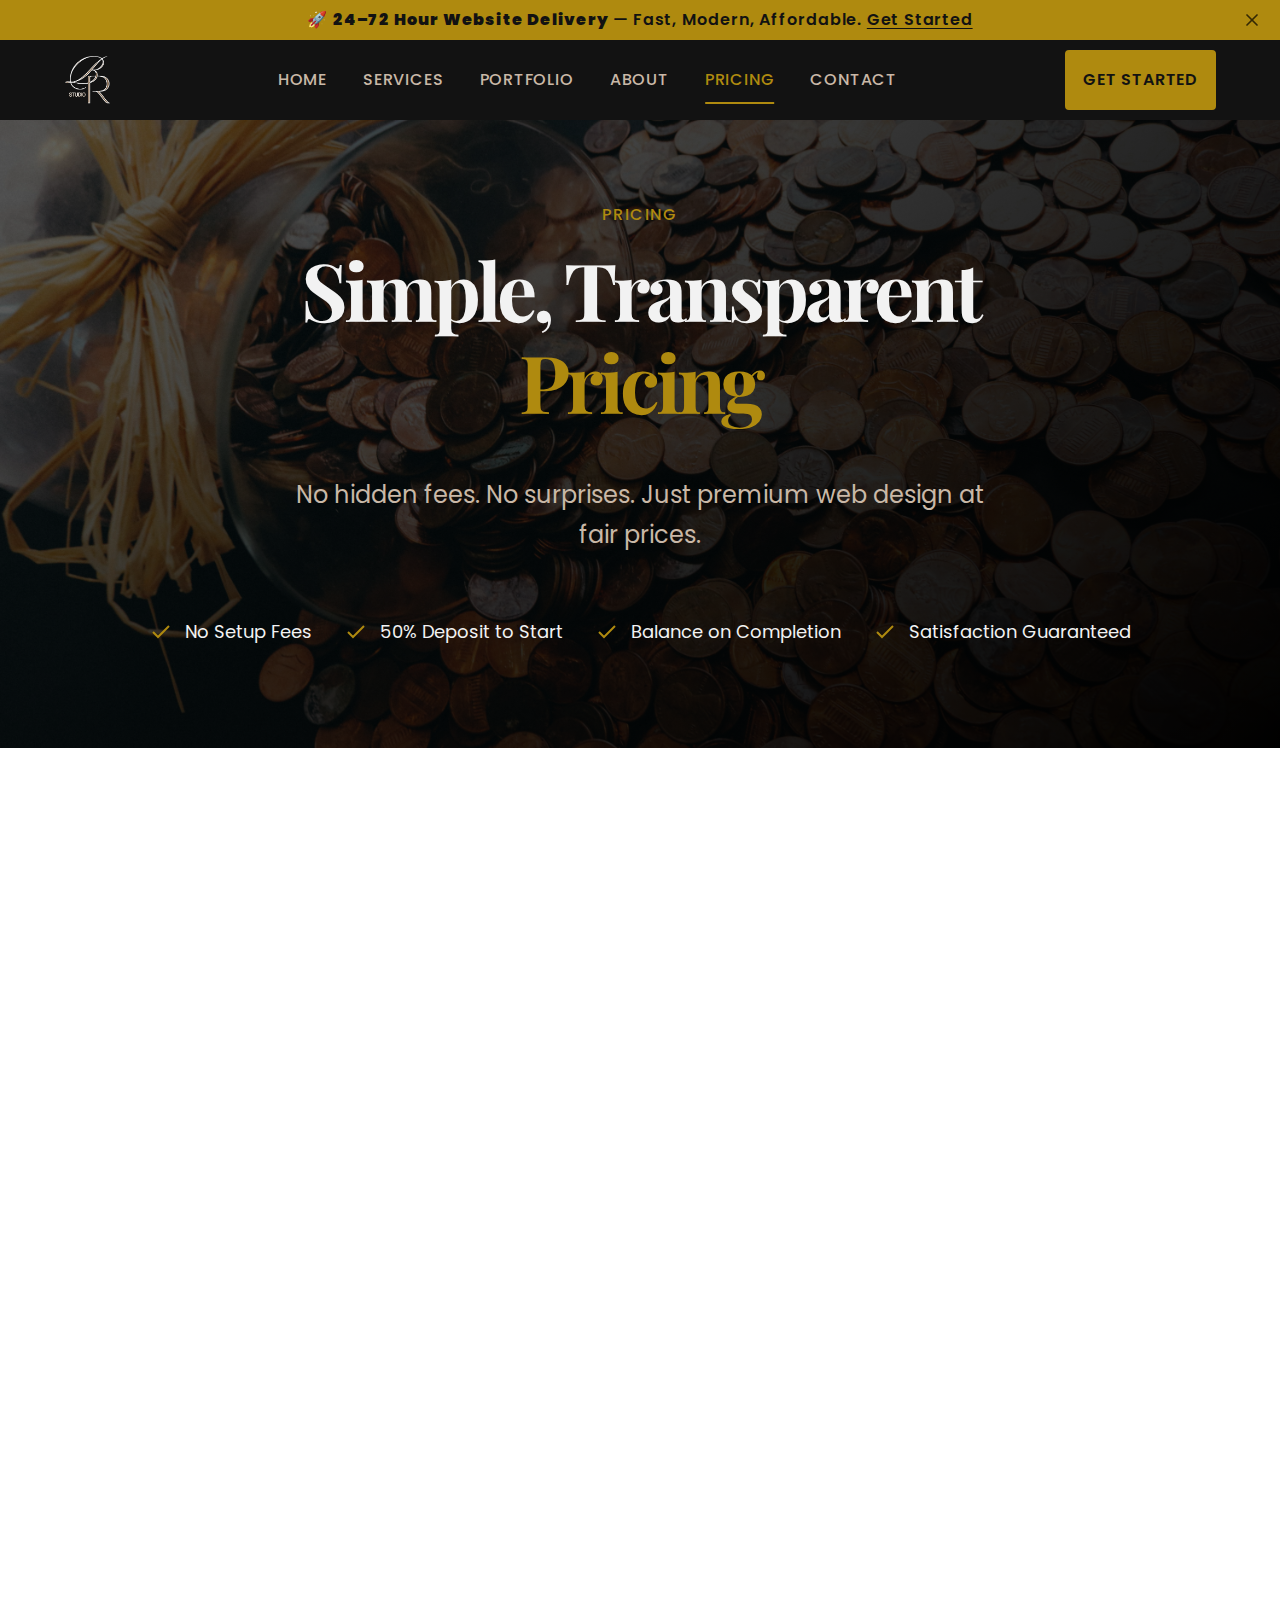
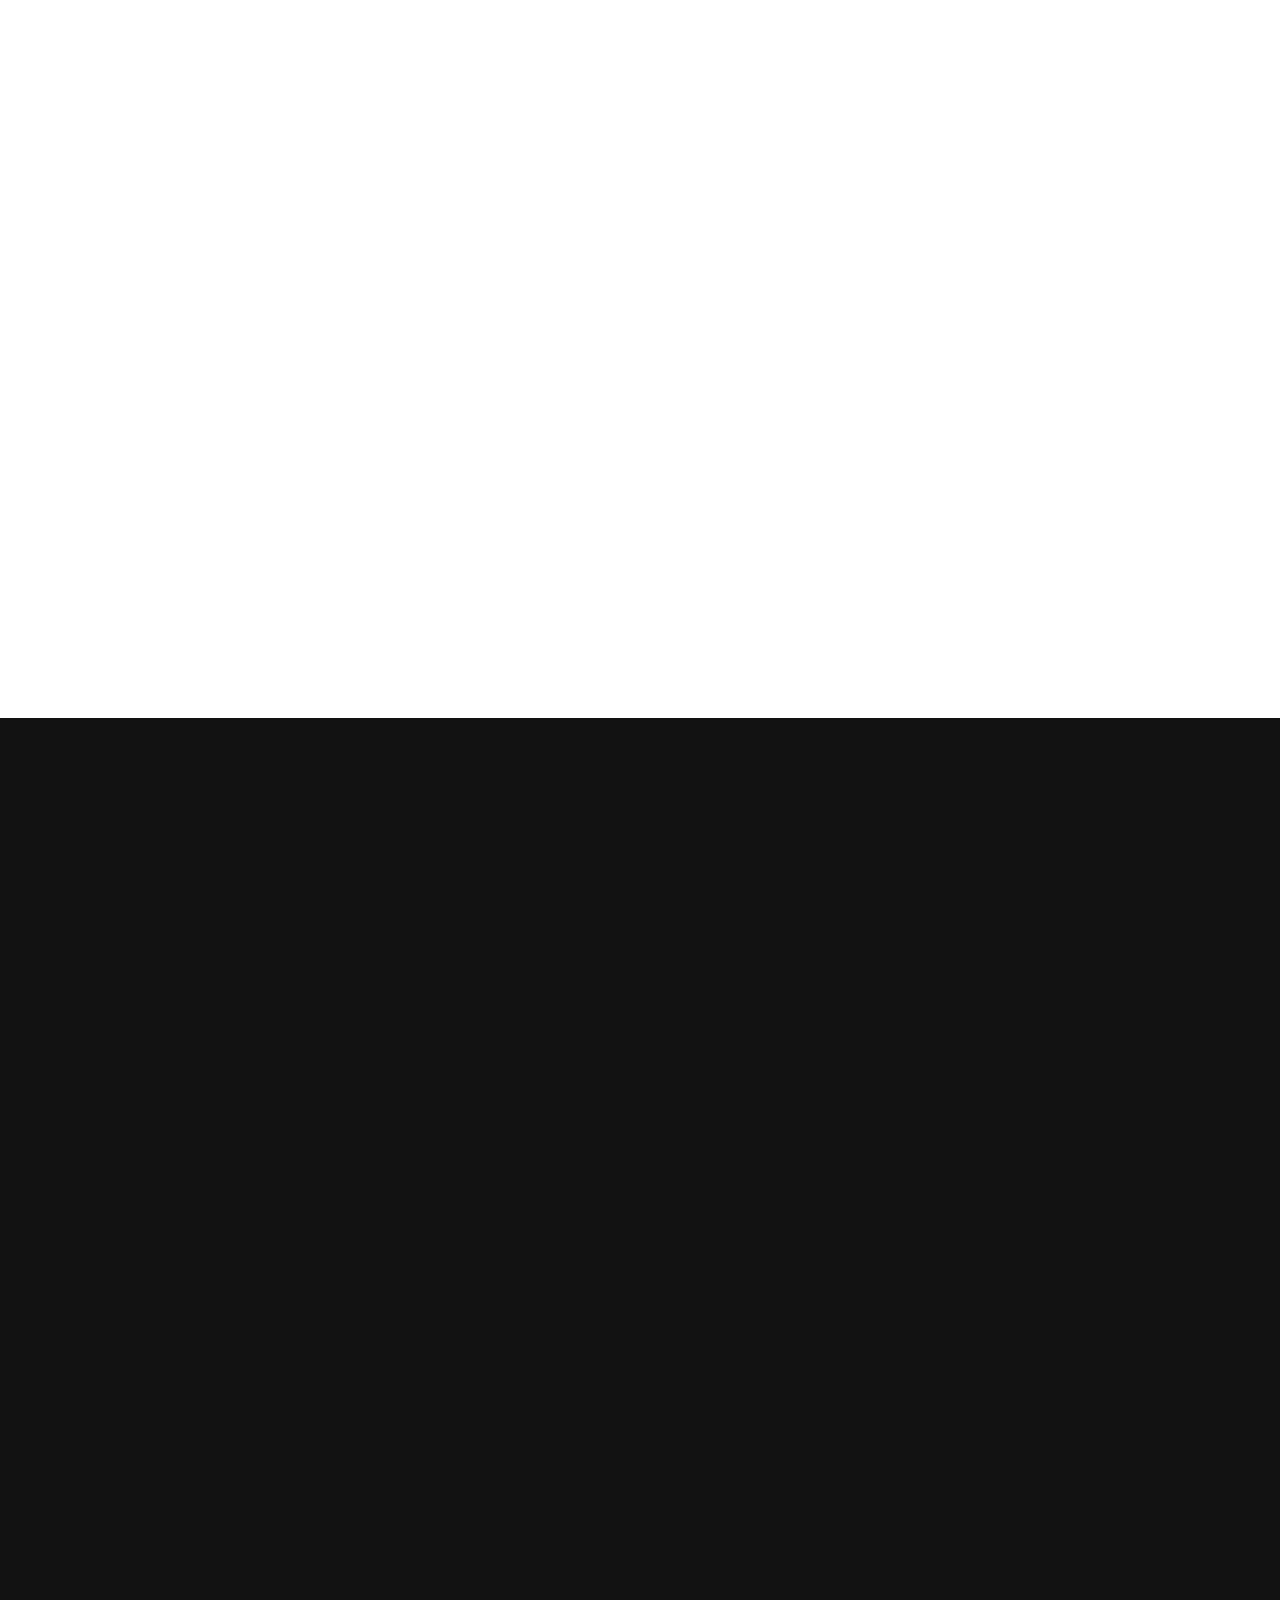
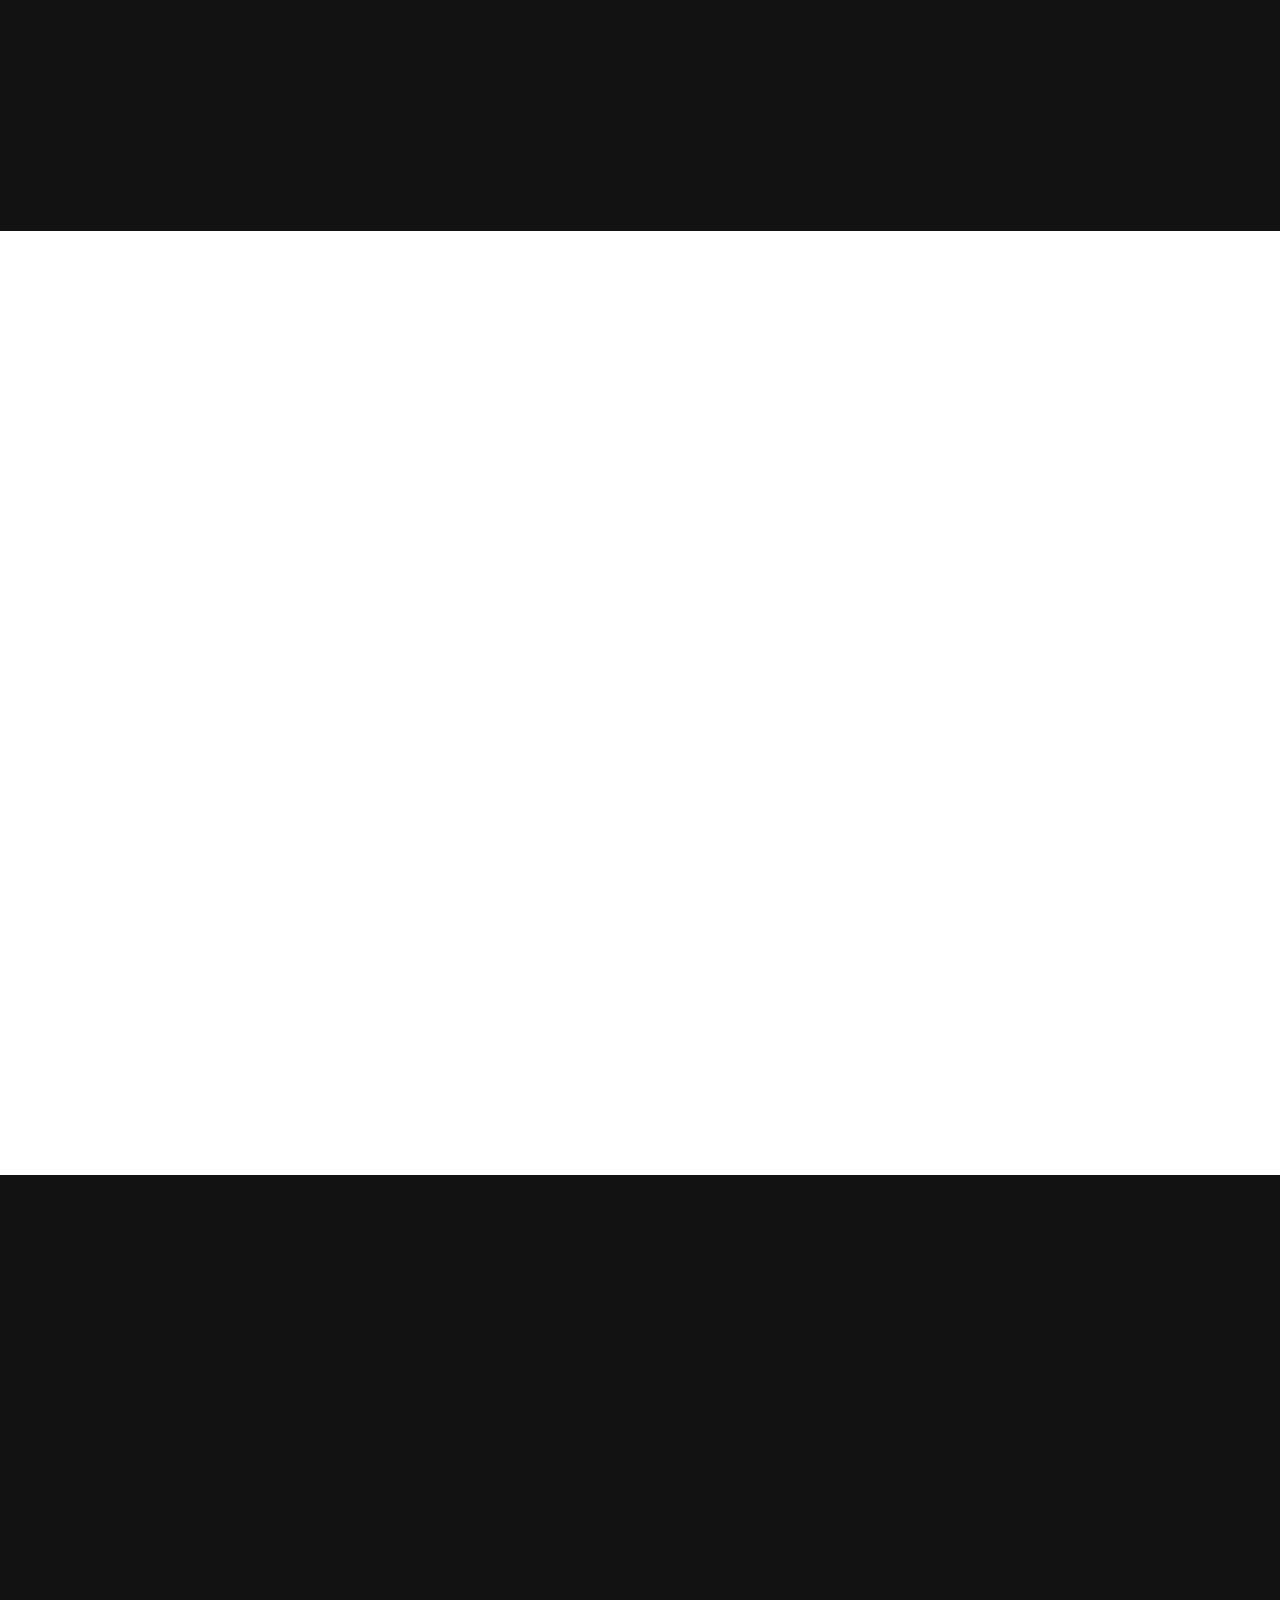
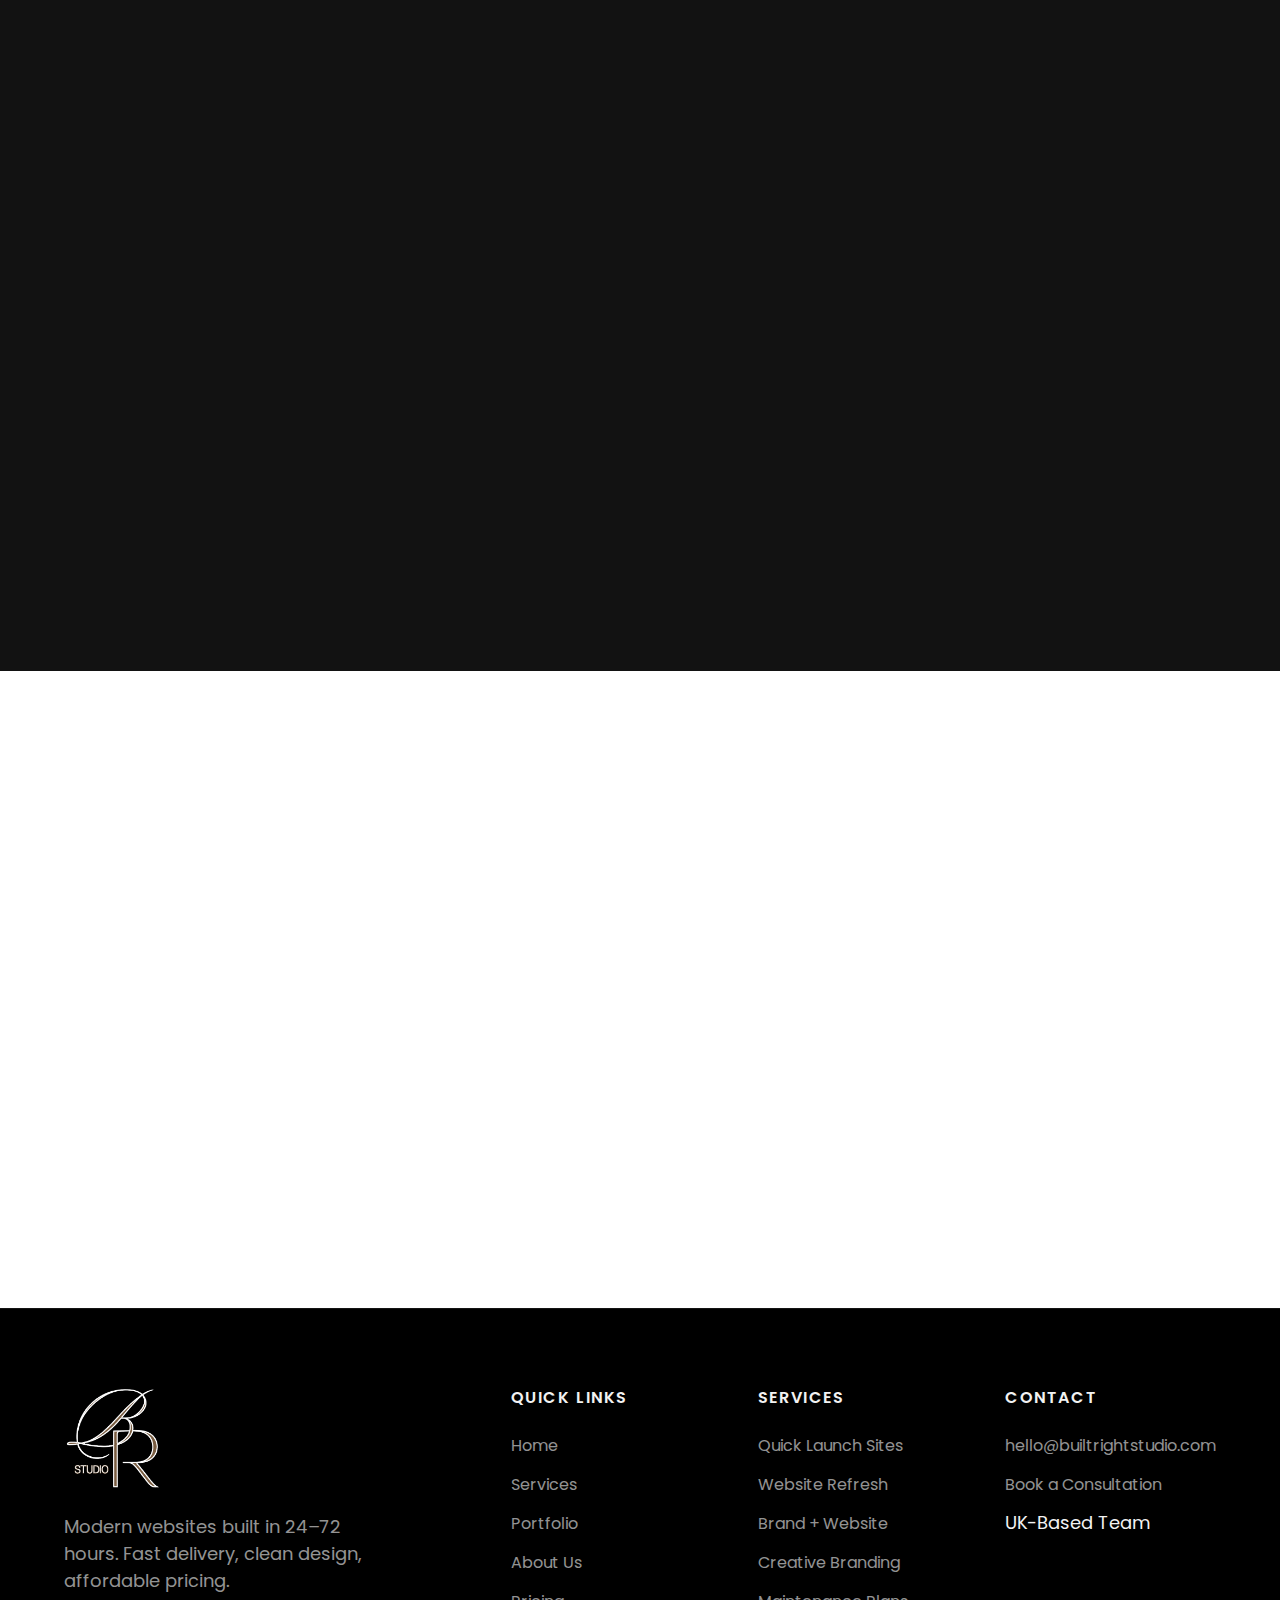
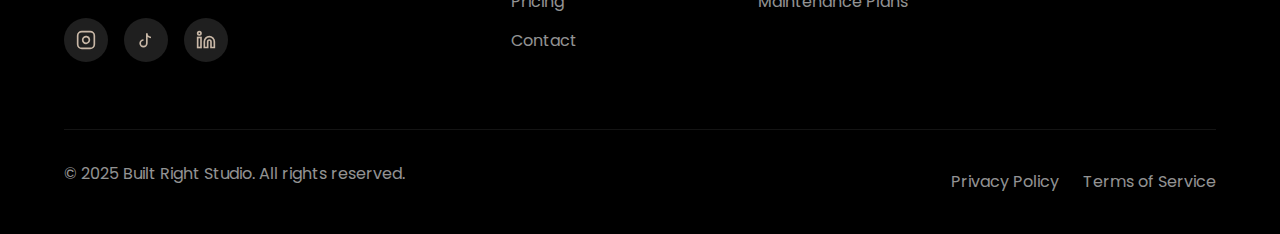
<file: pricing.html>
<!DOCTYPE html>
<html lang="en">
<head>
  <meta charset="UTF-8">
  <meta name="viewport" content="width=device-width, initial-scale=1.0">
  <meta name="description" content="Built Right Studio Pricing - Affordable web design packages from £350. Quick launch websites, brand bundles, maintenance plans, and more.">
  <meta name="keywords" content="web design pricing, website packages UK, affordable web design, website maintenance plans">
  <meta name="author" content="Built Right Studio">
  
  <!-- Open Graph / Social Media -->
  <meta property="og:type" content="website">
  <meta property="og:url" content="https://builtrrightstudio.com/pricing">
  <meta property="og:title" content="Pricing | Built Right Studio">
  <meta property="og:description" content="Transparent pricing for premium web design. Packages from £350. No hidden fees.">
  
  <!-- Favicon -->
  <link rel="icon" type="image/png" sizes="32x32" href="assets/images/favicon32.png">
  <link rel="icon" type="image/png" sizes="16x16" href="assets/images/favicon16.png">
  <link rel="apple-touch-icon" sizes="180x180" href="assets/images/favicon180.png">
  
  <!-- Google Fonts -->
  <link rel="preconnect" href="https://fonts.googleapis.com">
  <link rel="preconnect" href="https://fonts.gstatic.com" crossorigin>
  <link href="https://fonts.googleapis.com/css2?family=Playfair+Display:ital,wght@0,400;0,500;0,600;0,700;1,400;1,500&family=Poppins:wght@300;400;500;600;700&display=swap" rel="stylesheet">
  
  <!-- Stylesheet -->
  <link rel="stylesheet" href="css/styles.css">
  
  <title>Pricing | Built Right Studio</title>
</head>
<body class="has-announcement">

  <!-- ============================================
       ANNOUNCEMENT BAR
       ============================================ -->
  <div class="announcement-bar">
    <span>🚀 <strong>24–72 Hour Website Delivery</strong> — Fast, Modern, Affordable. <a href="contact.html">Get Started</a></span>
    <button class="announcement-close" aria-label="Close announcement">
      <svg width="20" height="20" viewBox="0 0 24 24" fill="none" stroke="currentColor" stroke-width="2" stroke-linecap="round" stroke-linejoin="round">
        <line x1="18" y1="6" x2="6" y2="18"></line>
        <line x1="6" y1="6" x2="18" y2="18"></line>
      </svg>
    </button>
  </div>

  <!-- ============================================
       HEADER / NAVIGATION
       ============================================ -->
  <header class="header has-announcement">
    <div class="header-inner">
      <!-- Logo -->
      <a href="index.html" class="logo">
        <img src="assets/images/logo3.png" alt="Built Right Studio">
      </a>
      
      <!-- Main Navigation -->
      <nav class="nav-main" role="navigation" aria-label="Main navigation">
        <a href="index.html" class="nav-link">Home</a>
        <a href="services.html" class="nav-link">Services</a>
        <a href="portfolio.html" class="nav-link">Portfolio</a>
        <a href="about.html" class="nav-link">About</a>
        <a href="pricing.html" class="nav-link active">Pricing</a>
        <a href="contact.html" class="nav-link">Contact</a>
      </nav>
      
      <!-- Header CTA -->
      <div class="header-cta">
        <a href="contact.html" class="btn btn-primary">Get Started</a>
        
        <!-- Mobile Toggle -->
        <button class="mobile-toggle" aria-label="Toggle menu" aria-expanded="false">
          <span></span>
        </button>
      </div>
    </div>
    
    <!-- Mobile Navigation -->
    <nav class="nav-mobile" role="navigation" aria-label="Mobile navigation">
      <a href="index.html" class="nav-link">Home</a>
      <a href="services.html" class="nav-link">Services</a>
      <a href="portfolio.html" class="nav-link">Portfolio</a>
      <a href="about.html" class="nav-link">About</a>
      <a href="pricing.html" class="nav-link active">Pricing</a>
      <a href="contact.html" class="nav-link">Contact</a>
      <a href="contact.html" class="btn btn-primary" style="margin-top: var(--space-6);">Get Started</a>
    </nav>
  </header>

  <!-- ============================================
       MAIN CONTENT
       ============================================ -->
  <main>

    <!-- ============================================
         PAGE HERO
         ============================================ -->
    <section class="section section-dark" style="padding-top: var(--space-20); background: linear-gradient(135deg, rgba(0, 0, 0, 0.6) 0%, var(--color-black-pure) 100%), url('assets/images/6.jpg') center / cover no-repeat;">
      <div class="container">
        <div class="section-header reveal">
          <span class="overline">Pricing</span>
          <h1 class="display-2">Simple, Transparent <span class="text-gold">Pricing</span></h1>
          <p class="lead">No hidden fees. No surprises. Just premium web design at fair prices.</p>
        </div>
        
        <!-- Trust Badges -->
        <div class="reveal" style="margin-top: var(--space-10);">
          <div style="display: flex; justify-content: center; flex-wrap: wrap; gap: var(--space-8);">
            <div style="display: flex; align-items: center; gap: var(--space-3);">
              <svg width="24" height="24" viewBox="0 0 24 24" fill="none" stroke="var(--color-soft-gold)" stroke-width="2">
                <polyline points="20 6 9 17 4 12"></polyline>
              </svg>
              <span class="text-secondary">No Setup Fees</span>
            </div>
            <div style="display: flex; align-items: center; gap: var(--space-3);">
              <svg width="24" height="24" viewBox="0 0 24 24" fill="none" stroke="var(--color-soft-gold)" stroke-width="2">
                <polyline points="20 6 9 17 4 12"></polyline>
              </svg>
              <span class="text-secondary">50% Deposit to Start</span>
            </div>
            <div style="display: flex; align-items: center; gap: var(--space-3);">
              <svg width="24" height="24" viewBox="0 0 24 24" fill="none" stroke="var(--color-soft-gold)" stroke-width="2">
                <polyline points="20 6 9 17 4 12"></polyline>
              </svg>
              <span class="text-secondary">Balance on Completion</span>
            </div>
            <div style="display: flex; align-items: center; gap: var(--space-3);">
              <svg width="24" height="24" viewBox="0 0 24 24" fill="none" stroke="var(--color-soft-gold)" stroke-width="2">
                <polyline points="20 6 9 17 4 12"></polyline>
              </svg>
              <span class="text-secondary">Satisfaction Guaranteed</span>
            </div>
          </div>
        </div>
      </div>
    </section>

    <!-- ============================================
         MAIN PRICING PACKAGES
         ============================================ -->
    <section id="packages" class="section section-white">
      <div class="container">
        <!-- Section Header -->
        <div class="section-header reveal">
          <span class="overline">Website Packages</span>
          <h2 class="text-dark">Choose Your <span class="text-gold">Package</span></h2>
          <p>From simple landing pages to complete brand launches.</p>
        </div>
        
        <!-- Pricing Cards -->
        <div class="grid grid-cols-3 gap-8" data-stagger>
          
          <!-- Basic Package -->
          <div class="card pricing-card reveal">
            <span class="badge badge-gold" style="display: flex; width: fit-content; justify-self: center; visibility: hidden;">Most Popular</span>
            <div class="pricing-header">
              <h4 class="pricing-title">Basic</h4>
              <p class="pricing-subtitle">Quick Launch Website</p>
              <div class="pricing-price" style="font-size: var(--text-2xl);">
                <span class="amount">£350</span>
                <span class="period"> – £500</span>
              </div>
              <p class="text-muted text-sm">One-time payment</p>
            </div>

            <ul style="display: flex; flex-direction: column; gap: var(--space-4); margin-bottom: var(--space-8);">
              <li style="display: flex; align-items: start; gap: var(--space-3);">
                <svg width="18" height="18" viewBox="0 0 24 24" fill="none" stroke="var(--color-soft-gold)" stroke-width="2" style="flex-shrink: 0; margin-top: 2px;">
                  <polyline points="20 6 9 17 4 12"></polyline>
                </svg>
                <span class="text-secondary">3–5 custom pages</span>
              </li>
              <li style="display: flex; align-items: start; gap: var(--space-3);">
                <svg width="18" height="18" viewBox="0 0 24 24" fill="none" stroke="var(--color-soft-gold)" stroke-width="2" style="flex-shrink: 0; margin-top: 2px;">
                  <polyline points="20 6 9 17 4 12"></polyline>
                </svg>
                <span class="text-secondary">Mobile responsive design</span>
              </li>
              <li style="display: flex; align-items: start; gap: var(--space-3);">
                <svg width="18" height="18" viewBox="0 0 24 24" fill="none" stroke="var(--color-soft-gold)" stroke-width="2" style="flex-shrink: 0; margin-top: 2px;">
                  <polyline points="20 6 9 17 4 12"></polyline>
                </svg>
                <span class="text-secondary">Contact form</span>
              </li>
              <li style="display: flex; align-items: start; gap: var(--space-3);">
                <svg width="18" height="18" viewBox="0 0 24 24" fill="none" stroke="var(--color-soft-gold)" stroke-width="2" style="flex-shrink: 0; margin-top: 2px;">
                  <polyline points="20 6 9 17 4 12"></polyline>
                </svg>
                <span class="text-secondary">Basic SEO setup</span>
              </li>
              <li style="display: flex; align-items: start; gap: var(--space-3);">
                <svg width="18" height="18" viewBox="0 0 24 24" fill="none" stroke="var(--color-soft-gold)" stroke-width="2" style="flex-shrink: 0; margin-top: 2px;">
                  <polyline points="20 6 9 17 4 12"></polyline>
                </svg>
                <span class="text-secondary">Social media links</span>
              </li>
              <li style="display: flex; align-items: start; gap: var(--space-3);">
                <svg width="18" height="18" viewBox="0 0 24 24" fill="none" stroke="var(--color-soft-gold)" stroke-width="2" style="flex-shrink: 0; margin-top: 2px;">
                  <polyline points="20 6 9 17 4 12"></polyline>
                </svg>
                <span class="text-secondary">2 rounds of revisions</span>
              </li>
              <li style="display: flex; align-items: start; gap: var(--space-3);">
                <svg width="18" height="18" viewBox="0 0 24 24" fill="none" stroke="var(--color-soft-gold)" stroke-width="2" style="flex-shrink: 0; margin-top: 2px;">
                  <polyline points="20 6 9 17 4 12"></polyline>
                </svg>
                <span class="text-secondary">24–48h delivery</span>
              </li>
              <li style="display: flex; align-items: start; gap: var(--space-3);">
                <svg width="18" height="18" viewBox="0 0 24 24" fill="none" stroke="var(--color-soft-gold)" stroke-width="2" style="flex-shrink: 0; margin-top: 2px;">
                  <polyline points="20 6 9 17 4 12"></polyline>
                </svg>
                <span class="text-secondary">Logo / branding</span>
              </li>
              <li style="display: flex; align-items: start; gap: var(--space-3);">
                <svg width="18" height="18" viewBox="0 0 24 24" fill="none" stroke="var(--color-soft-gold)" stroke-width="2" style="flex-shrink: 0; margin-top: 2px;">
                  <polyline points="20 6 9 17 4 12"></polyline>
                </svg>
                <span class="text-secondary">Advanced integrations</span>
              </li>
            </ul>
            
            <div class="pricing-card-btm-btn">
              <a href="contact.html?package=basic" class="btn btn-outline btn-block">Get Started</a>
              <p class="text-center text-muted text-sm" style="margin-top: var(--space-4);">Perfect for startups & freelancers</p>
            </div>
          
          </div>
          
          <!-- Bundle Package - Featured -->
          <div class="card pricing-card featured reveal">
            <span class="badge badge-gold" style="display: flex; width: fit-content; justify-self: center;">Most Popular</span>
            
            <div class="pricing-header">
              <h4 class="pricing-title">Bundle</h4>
              <p class="pricing-subtitle">Brand + Website Package</p>
              <div class="pricing-price" style="font-size: var(--text-2xl);">
                <span class="amount">£600</span>
                <span class="period"> – £800</span>
              </div>
              <p class="text-muted text-sm">One-time payment</p>
            </div>

            <ul style="display: flex; flex-direction: column; gap: var(--space-4); margin-bottom: var(--space-12);">
              <li style="display: flex; align-items: start; gap: var(--space-3);">
                <svg width="18" height="18" viewBox="0 0 24 24" fill="none" stroke="var(--color-soft-gold)" stroke-width="2" style="flex-shrink: 0; margin-top: 2px;">
                  <polyline points="20 6 9 17 4 12"></polyline>
                </svg>
                <span class="text-secondary">5–7 custom pages</span>
              </li>
              <li style="display: flex; align-items: start; gap: var(--space-3);">
                <svg width="18" height="18" viewBox="0 0 24 24" fill="none" stroke="var(--color-soft-gold)" stroke-width="2" style="flex-shrink: 0; margin-top: 2px;">
                  <polyline points="20 6 9 17 4 12"></polyline>
                </svg>
                <span class="text-secondary">Mobile responsive design</span>
              </li>
              <li style="display: flex; align-items: start; gap: var(--space-3);">
                <svg width="18" height="18" viewBox="0 0 24 24" fill="none" stroke="var(--color-soft-gold)" stroke-width="2" style="flex-shrink: 0; margin-top: 2px;">
                  <polyline points="20 6 9 17 4 12"></polyline>
                </svg>
                <span class="text-secondary">Custom logo design</span>
              </li>
              <li style="display: flex; align-items: start; gap: var(--space-3);">
                <svg width="18" height="18" viewBox="0 0 24 24" fill="none" stroke="var(--color-soft-gold)" stroke-width="2" style="flex-shrink: 0; margin-top: 2px;">
                  <polyline points="20 6 9 17 4 12"></polyline>
                </svg>
                <span class="text-secondary">Brand colour palette</span>
              </li>
              <li style="display: flex; align-items: start; gap: var(--space-3);">
                <svg width="18" height="18" viewBox="0 0 24 24" fill="none" stroke="var(--color-soft-gold)" stroke-width="2" style="flex-shrink: 0; margin-top: 2px;">
                  <polyline points="20 6 9 17 4 12"></polyline>
                </svg>
                <span class="text-secondary">Typography selection</span>
              </li>
              <li style="display: flex; align-items: start; gap: var(--space-3);">
                <svg width="18" height="18" viewBox="0 0 24 24" fill="none" stroke="var(--color-soft-gold)" stroke-width="2" style="flex-shrink: 0; margin-top: 2px;">
                  <polyline points="20 6 9 17 4 12"></polyline>
                </svg>
                <span class="text-secondary">Social media kit</span>
              </li>
              <li style="display: flex; align-items: start; gap: var(--space-3);">
                <svg width="18" height="18" viewBox="0 0 24 24" fill="none" stroke="var(--color-soft-gold)" stroke-width="2" style="flex-shrink: 0; margin-top: 2px;">
                  <polyline points="20 6 9 17 4 12"></polyline>
                </svg>
                <span class="text-secondary">Contact form + booking</span>
              </li>
              <li style="display: flex; align-items: start; gap: var(--space-3);">
                <svg width="18" height="18" viewBox="0 0 24 24" fill="none" stroke="var(--color-soft-gold)" stroke-width="2" style="flex-shrink: 0; margin-top: 2px;">
                  <polyline points="20 6 9 17 4 12"></polyline>
                </svg>
                <span class="text-secondary">SEO optimised</span>
              </li>
              <li style="display: flex; align-items: start; gap: var(--space-3);">
                <svg width="18" height="18" viewBox="0 0 24 24" fill="none" stroke="var(--color-soft-gold)" stroke-width="2" style="flex-shrink: 0; margin-top: 2px;">
                  <polyline points="20 6 9 17 4 12"></polyline>
                </svg>
                <span class="text-secondary">3 rounds of revisions</span>
              </li>
              <li style="display: flex; align-items: start; gap: var(--space-3);">
                <svg width="18" height="18" viewBox="0 0 24 24" fill="none" stroke="var(--color-soft-gold)" stroke-width="2" style="flex-shrink: 0; margin-top: 2px;">
                  <polyline points="20 6 9 17 4 12"></polyline>
                </svg>
                <span class="text-secondary">48–72h delivery</span>
              </li>
              <li style="display: flex; align-items: start; gap: var(--space-3);">
                <svg width="18" height="18" viewBox="0 0 24 24" fill="none" stroke="var(--color-soft-gold)" stroke-width="2" style="flex-shrink: 0; margin-top: 2px;">
                  <polyline points="20 6 9 17 4 12"></polyline>
                </svg>
                <span class="text-secondary">Logo / branding</span>
              </li>
              <li style="display: flex; align-items: start; gap: var(--space-3);">
                <svg width="18" height="18" viewBox="0 0 24 24" fill="none" stroke="var(--color-soft-gold)" stroke-width="2" style="flex-shrink: 0; margin-top: 2px;">
                  <polyline points="20 6 9 17 4 12"></polyline>
                </svg>
                <span class="text-secondary">Advanced integrations</span>
              </li>
            </ul>
            
            <div class="pricing-card-btm-btn">
              <a href="contact.html?package=bundle" class="btn btn-primary btn-block">Get Started</a>
              <p class="text-center text-muted text-sm" style="margin-top: var(--space-4);">Best value for new businesses worldwide</p>
            </div>
          </div>
          
          <!-- Full Launch Package -->
          <div class="card pricing-card reveal">
            <span class="badge badge-gold" style="display: flex; width: fit-content; justify-self: center; visibility: hidden;">Most Popular</span>
            <div class="pricing-header">
              <h4 class="pricing-title">Full Launch</h4>
              <p class="pricing-subtitle">Complete Business Package</p>
              <div class="pricing-price" style="font-size: var(--text-2xl);">
                <span class="amount">£900</span>
                <span class="period"> – £1,200</span>
              </div>
              <p class="text-muted text-sm">One-time payment</p>
            </div>

            <ul style="display: flex; flex-direction: column; gap: var(--space-4); margin-bottom: var(--space-8);">
              <li style="display: flex; align-items: start; gap: var(--space-3);">
                <svg width="18" height="18" viewBox="0 0 24 24" fill="none" stroke="var(--color-soft-gold)" stroke-width="2" style="flex-shrink: 0; margin-top: 2px;">
                  <polyline points="20 6 9 17 4 12"></polyline>
                </svg>
                <span class="text-secondary">7–10 custom pages</span>
              </li>
              <li style="display: flex; align-items: start; gap: var(--space-3);">
                <svg width="18" height="18" viewBox="0 0 24 24" fill="none" stroke="var(--color-soft-gold)" stroke-width="2" style="flex-shrink: 0; margin-top: 2px;">
                  <polyline points="20 6 9 17 4 12"></polyline>
                </svg>
                <span class="text-secondary">Everything in Bundle</span>
              </li>
              <li style="display: flex; align-items: start; gap: var(--space-3);">
                <svg width="18" height="18" viewBox="0 0 24 24" fill="none" stroke="var(--color-soft-gold)" stroke-width="2" style="flex-shrink: 0; margin-top: 2px;">
                  <polyline points="20 6 9 17 4 12"></polyline>
                </svg>
                <span class="text-secondary">Brand guidelines PDF</span>
              </li>
              <li style="display: flex; align-items: start; gap: var(--space-3);">
                <svg width="18" height="18" viewBox="0 0 24 24" fill="none" stroke="var(--color-soft-gold)" stroke-width="2" style="flex-shrink: 0; margin-top: 2px;">
                  <polyline points="20 6 9 17 4 12"></polyline>
                </svg>
                <span class="text-secondary">Business card design</span>
              </li>
              <li style="display: flex; align-items: start; gap: var(--space-3);">
                <svg width="18" height="18" viewBox="0 0 24 24" fill="none" stroke="var(--color-soft-gold)" stroke-width="2" style="flex-shrink: 0; margin-top: 2px;">
                  <polyline points="20 6 9 17 4 12"></polyline>
                </svg>
                <span class="text-secondary">Advanced SEO + analytics</span>
              </li>
              <li style="display: flex; align-items: start; gap: var(--space-3);">
                <svg width="18" height="18" viewBox="0 0 24 24" fill="none" stroke="var(--color-soft-gold)" stroke-width="2" style="flex-shrink: 0; margin-top: 2px;">
                  <polyline points="20 6 9 17 4 12"></polyline>
                </svg>
                <span class="text-secondary">E-commerce (optional)</span>
              </li>
              <li style="display: flex; align-items: start; gap: var(--space-3);">
                <svg width="18" height="18" viewBox="0 0 24 24" fill="none" stroke="var(--color-soft-gold)" stroke-width="2" style="flex-shrink: 0; margin-top: 2px;">
                  <polyline points="20 6 9 17 4 12"></polyline>
                </svg>
                <span class="text-secondary">Email marketing setup</span>
              </li>
              <li style="display: flex; align-items: start; gap: var(--space-3);">
                <svg width="18" height="18" viewBox="0 0 24 24" fill="none" stroke="var(--color-soft-gold)" stroke-width="2" style="flex-shrink: 0; margin-top: 2px;">
                  <polyline points="20 6 9 17 4 12"></polyline>
                </svg>
                <span class="text-secondary">1 month free maintenance</span>
              </li>
              <li style="display: flex; align-items: start; gap: var(--space-3);">
                <svg width="18" height="18" viewBox="0 0 24 24" fill="none" stroke="var(--color-soft-gold)" stroke-width="2" style="flex-shrink: 0; margin-top: 2px;">
                  <polyline points="20 6 9 17 4 12"></polyline>
                </svg>
                <span class="text-secondary">Unlimited revisions</span>
              </li>
              <li style="display: flex; align-items: start; gap: var(--space-3);">
                <svg width="18" height="18" viewBox="0 0 24 24" fill="none" stroke="var(--color-soft-gold)" stroke-width="2" style="flex-shrink: 0; margin-top: 2px;">
                  <polyline points="20 6 9 17 4 12"></polyline>
                </svg>
                <span class="text-secondary">72h delivery</span>
              </li>
            </ul>
            
            <div class="pricing-card-btm-btn">
              <a href="contact.html?package=full" class="btn btn-outline btn-block">Get Started</a>
              <p class="text-center text-muted text-sm" style="margin-top: var(--space-4);">Complete business launch solution</p>
            </div>
          </div>
          
        </div>
        
        <!-- Custom Quote CTA -->
        <div class="text-center reveal" style="margin-top: var(--space-12);">
          <p class="text-secondary" style="margin-bottom: var(--space-4);">Need something custom? We'll tailor a package to your exact needs.</p>
          <a href="contact.html" class="btn text-dark-gray2">Request Custom Quote</a>
        </div>
      </div>
    </section>

    <!-- ============================================
         MAINTENANCE PLANS
         ============================================ -->
    <section id="maintenance" class="section section-dark">
      <div class="container">
        <!-- Section Header -->
        <div class="section-header reveal">
          <span class="overline">Ongoing Support</span>
          <h2>Maintenance <span class="text-gold">Plans</span></h2>
          <p>Keep your website secure, updated, and performing at its best.</p>
        </div>
        
        <!-- Maintenance Cards -->
        <div class="grid grid-cols-3 gap-8" data-stagger>
          
          <!-- Essential -->
          <div class="card reveal" style="padding: var(--space-8); text-align: center; display: flex; flex-direction: column; justify-content: space-between;">
            <div style="display: flex; justify-content: center; visibility: hidden;">
              <span class="badge badge-gold" style="display: flex; width: fit-content; margin-bottom: var(--space-8);">Recommended</span>
            </div>

            <div style="text-align: center;">
              <h4 style="margin-bottom: var(--space-2);">Essential</h4>
              <div style="display: flex; align-items: baseline; justify-content: center; gap: var(--space-1);">
                <span style="font-size: var(--text-4xl); font-weight: var(--font-bold); color: var(--color-soft-gold);">£39</span>
                <span class="text-muted">/month</span>
              </div>
            </div>
            
            <div class="divider" style="margin: var(--space-1) 0 var(--space-6);"></div>
            
            <ul style="display: flex; flex-direction: column; gap: var(--space-4); margin-bottom: var(--space-8);">
              <li style="display: flex; align-items: start; gap: var(--space-3);">
                <svg width="18" height="18" viewBox="0 0 24 24" fill="none" stroke="var(--color-soft-gold)" stroke-width="2" style="flex-shrink: 0; margin-top: 2px;">
                  <polyline points="20 6 9 17 4 12"></polyline>
                </svg>
                <span class="text-secondary">Monthly security updates</span>
              </li>
              <li style="display: flex; align-items: start; gap: var(--space-3);">
                <svg width="18" height="18" viewBox="0 0 24 24" fill="none" stroke="var(--color-soft-gold)" stroke-width="2" style="flex-shrink: 0; margin-top: 2px;">
                  <polyline points="20 6 9 17 4 12"></polyline>
                </svg>
                <span class="text-secondary">Weekly backups</span>
              </li>
              <li style="display: flex; align-items: start; gap: var(--space-3);">
                <svg width="18" height="18" viewBox="0 0 24 24" fill="none" stroke="var(--color-soft-gold)" stroke-width="2" style="flex-shrink: 0; margin-top: 2px;">
                  <polyline points="20 6 9 17 4 12"></polyline>
                </svg>
                <span class="text-secondary">Uptime monitoring</span>
              </li>
              <li style="display: flex; align-items: start; gap: var(--space-3);">
                <svg width="18" height="18" viewBox="0 0 24 24" fill="none" stroke="var(--color-soft-gold)" stroke-width="2" style="flex-shrink: 0; margin-top: 2px;">
                  <polyline points="20 6 9 17 4 12"></polyline>
                </svg>
                <span class="text-secondary">Email support</span>
              </li>
              <li style="display: flex; align-items: start; gap: var(--space-3);">
                <svg width="18" height="18" viewBox="0 0 24 24" fill="none" stroke="var(--color-soft-gold)" stroke-width="2" style="flex-shrink: 0; margin-top: 2px;">
                  <polyline points="20 6 9 17 4 12"></polyline>
                </svg>
                <span class="text-secondary">1 content update/month</span>
              </li>
            </ul>
            
            <div class="text-center reveal" style="margin-top: var(--space-12);">
              <a href="contact.html?plan=essential" class="btn btn-outline btn-block">Subscribe</a>
            </div>
          </div>
          
          <!-- Growth - Featured -->
          <div class="card card-gold reveal" style="padding: var(--space-8); position: relative; text-align: center; display: flex; flex-direction: column; justify-content: space-between;">
            <div style="display: flex; justify-content: center;">
              <span class="badge badge-gold" style="display: flex; width: fit-content; margin-bottom: var(--space-8);">Recommended</span>
            </div>
            
            <div style="text-align: center; margin-bottom: var(--space-6);">
              <h4 style="margin-bottom: var(--space-2);">Growth</h4>
              <div style="display: flex; align-items: baseline; justify-content: center; gap: var(--space-1);">
                <span style="font-size: var(--text-4xl); font-weight: var(--font-bold); color: var(--color-soft-gold);">£69</span>
                <span class="text-muted">/month</span>
              </div>
            </div>
            
            <div class="divider-gold" style="margin: var(--space-1) 0 var(--space-6);"></div>
            
            <ul style="display: flex; flex-direction: column; gap: var(--space-4); margin-bottom: var(--space-8);">
              <li style="display: flex; align-items: start; gap: var(--space-3);">
                <svg width="18" height="18" viewBox="0 0 24 24" fill="none" stroke="var(--color-soft-gold)" stroke-width="2" style="flex-shrink: 0; margin-top: 2px;">
                  <polyline points="20 6 9 17 4 12"></polyline>
                </svg>
                <span class="text-secondary">Everything in Essential</span>
              </li>
              <li style="display: flex; align-items: start; gap: var(--space-3);">
                <svg width="18" height="18" viewBox="0 0 24 24" fill="none" stroke="var(--color-soft-gold)" stroke-width="2" style="flex-shrink: 0; margin-top: 2px;">
                  <polyline points="20 6 9 17 4 12"></polyline>
                </svg>
                <span class="text-secondary">Daily backups</span>
              </li>
              <li style="display: flex; align-items: start; gap: var(--space-3);">
                <svg width="18" height="18" viewBox="0 0 24 24" fill="none" stroke="var(--color-soft-gold)" stroke-width="2" style="flex-shrink: 0; margin-top: 2px;">
                  <polyline points="20 6 9 17 4 12"></polyline>
                </svg>
                <span class="text-secondary">Performance optimisation</span>
              </li>
              <li style="display: flex; align-items: start; gap: var(--space-3);">
                <svg width="18" height="18" viewBox="0 0 24 24" fill="none" stroke="var(--color-soft-gold)" stroke-width="2" style="flex-shrink: 0; margin-top: 2px;">
                  <polyline points="20 6 9 17 4 12"></polyline>
                </svg>
                <span class="text-secondary">Priority support</span>
              </li>
              <li style="display: flex; align-items: start; gap: var(--space-3);">
                <svg width="18" height="18" viewBox="0 0 24 24" fill="none" stroke="var(--color-soft-gold)" stroke-width="2" style="flex-shrink: 0; margin-top: 2px;">
                  <polyline points="20 6 9 17 4 12"></polyline>
                </svg>
                <span class="text-secondary">3 content updates/month</span>
              </li>
              <li style="display: flex; align-items: start; gap: var(--space-3);">
                <svg width="18" height="18" viewBox="0 0 24 24" fill="none" stroke="var(--color-soft-gold)" stroke-width="2" style="flex-shrink: 0; margin-top: 2px;">
                  <polyline points="20 6 9 17 4 12"></polyline>
                </svg>
                <span class="text-secondary">Monthly analytics report</span>
              </li>
            </ul>
            
            <div class="text-center reveal" style="margin-top: var(--space-12);">
              <a href="contact.html?plan=growth" class="btn btn-primary btn-block">Subscribe</a>
            </div>
          </div>
          
          <!-- Premium -->
          <div class="card reveal" style="padding: var(--space-8); text-align: center; display: flex; flex-direction: column; justify-content: space-between;">
            <div style="display: flex; justify-content: center; visibility: hidden;">
              <span class="badge badge-gold" style="display: flex; width: fit-content; margin-bottom: var(--space-8);">Recommended</span>
            </div>
            
            <div style="text-align: center; margin-bottom: var(--space-6);">
              <h4 style="margin-bottom: var(--space-2);">Premium</h4>
              <div style="display: flex; align-items: baseline; justify-content: center; gap: var(--space-1);">
                <span style="font-size: var(--text-4xl); font-weight: var(--font-bold); color: var(--color-soft-gold);">£99</span>
                <span class="text-muted">/month</span>
              </div>
            </div>
            
            <div class="divider" style="margin: var(--space-1) 0 var(--space-6);"></div>
            
            <ul style="display: flex; flex-direction: column; gap: var(--space-4); margin-bottom: var(--space-8);">
              <li style="display: flex; align-items: start; gap: var(--space-3);">
                <svg width="18" height="18" viewBox="0 0 24 24" fill="none" stroke="var(--color-soft-gold)" stroke-width="2" style="flex-shrink: 0; margin-top: 2px;">
                  <polyline points="20 6 9 17 4 12"></polyline>
                </svg>
                <span class="text-secondary">Everything in Growth</span>
              </li>
              <li style="display: flex; align-items: start; gap: var(--space-3);">
                <svg width="18" height="18" viewBox="0 0 24 24" fill="none" stroke="var(--color-soft-gold)" stroke-width="2" style="flex-shrink: 0; margin-top: 2px;">
                  <polyline points="20 6 9 17 4 12"></polyline>
                </svg>
                <span class="text-secondary">Real-time backups</span>
              </li>
              <li style="display: flex; align-items: start; gap: var(--space-3);">
                <svg width="18" height="18" viewBox="0 0 24 24" fill="none" stroke="var(--color-soft-gold)" stroke-width="2" style="flex-shrink: 0; margin-top: 2px;">
                  <polyline points="20 6 9 17 4 12"></polyline>
                </svg>
                <span class="text-secondary">24/7 emergency support</span>
              </li>
              <li style="display: flex; align-items: start; gap: var(--space-3);">
                <svg width="18" height="18" viewBox="0 0 24 24" fill="none" stroke="var(--color-soft-gold)" stroke-width="2" style="flex-shrink: 0; margin-top: 2px;">
                  <polyline points="20 6 9 17 4 12"></polyline>
                </svg>
                <span class="text-secondary">Unlimited content updates</span>
              </li>
              <li style="display: flex; align-items: start; gap: var(--space-3);">
                <svg width="18" height="18" viewBox="0 0 24 24" fill="none" stroke="var(--color-soft-gold)" stroke-width="2" style="flex-shrink: 0; margin-top: 2px;">
                  <polyline points="20 6 9 17 4 12"></polyline>
                </svg>
                <span class="text-secondary">SEO monitoring</span>
              </li>
              <li style="display: flex; align-items: start; gap: var(--space-3);">
                <svg width="18" height="18" viewBox="0 0 24 24" fill="none" stroke="var(--color-soft-gold)" stroke-width="2" style="flex-shrink: 0; margin-top: 2px;">
                  <polyline points="20 6 9 17 4 12"></polyline>
                </svg>
                <span class="text-secondary">Quarterly strategy call</span>
              </li>
            </ul>
            
            <div class="text-center reveal" style="margin-top: var(--space-12);">
              <a href="contact.html?plan=premium" class="btn btn-outline btn-block">Subscribe</a>
            </div>
          </div>
          
        </div>
      </div>
    </section>

    <!-- ============================================
         ADD-ONS & EXTRAS
         ============================================ -->
    <section id="addons" class="section section-white">
      <div class="container">
        <!-- Section Header -->
        <div class="section-header reveal">
          <span class="overline">À La Carte</span>
          <h2 class="text-dark">Add-Ons & <span class="text-gold">Extras</span></h2>
          <p>Enhance your website with these optional services.</p>
        </div>
        
        <!-- Add-ons Grid -->
        <div class="grid grid-cols-4 gap-6" data-stagger>
          
          <!-- Logo Design -->
          <div class="card reveal" style="padding: var(--space-6); text-align: center; display: flex; flex-direction: column; justify-content: space-between;">
            <div style="width: 56px; height: 56px; background: rgba(212, 175, 55, 0.1); border-radius: var(--radius-lg); margin: 0 auto var(--space-4); display: flex; align-items: center; justify-content: center;">
              <svg width="24" height="24" viewBox="0 0 24 24" fill="none" stroke="var(--color-soft-gold)" stroke-width="1.5">
                <circle cx="13.5" cy="6.5" r="2.5"></circle>
                <path d="M17 3a2.83 2.83 0 0 1 4 4L7.5 20.5 2 22l1.5-5.5L17 3z"></path>
              </svg>
            </div>
            <h5 style="margin-bottom: var(--space-2);">Logo Design</h5>
            <p class="text-sm text-muted" style="margin-bottom: var(--space-3);">3 concepts, unlimited revisions</p>
            <div class="text-gold font-semibold">£150</div>
          </div>
          
          <!-- Extra Pages -->
          <div class="card reveal" style="padding: var(--space-6); text-align: center; display: flex; flex-direction: column; justify-content: space-between;">
            <div style="width: 56px; height: 56px; background: rgba(212, 175, 55, 0.1); border-radius: var(--radius-lg); margin: 0 auto var(--space-4); display: flex; align-items: center; justify-content: center;">
              <svg width="24" height="24" viewBox="0 0 24 24" fill="none" stroke="var(--color-soft-gold)" stroke-width="1.5">
                <path d="M14 2H6a2 2 0 0 0-2 2v16a2 2 0 0 0 2 2h12a2 2 0 0 0 2-2V8z"></path>
                <polyline points="14 2 14 8 20 8"></polyline>
              </svg>
            </div>
            <h5 style="margin-bottom: var(--space-2);">Extra Pages</h5>
            <p class="text-sm text-muted" style="margin-bottom: var(--space-3);">Additional custom pages</p>
            <div class="text-gold font-semibold">£50/page</div>
          </div>
          
          <!-- E-commerce -->
          <div class="card reveal" style="padding: var(--space-6); text-align: center; display: flex; flex-direction: column; justify-content: space-between;">
            <div style="width: 56px; height: 56px; background: rgba(212, 175, 55, 0.1); border-radius: var(--radius-lg); margin: 0 auto var(--space-4); display: flex; align-items: center; justify-content: center;">
              <svg width="24" height="24" viewBox="0 0 24 24" fill="none" stroke="var(--color-soft-gold)" stroke-width="1.5">
                <circle cx="9" cy="21" r="1"></circle>
                <circle cx="20" cy="21" r="1"></circle>
                <path d="M1 1h4l2.68 13.39a2 2 0 0 0 2 1.61h9.72a2 2 0 0 0 2-1.61L23 6H6"></path>
              </svg>
            </div>
            <h5 style="margin-bottom: var(--space-2);">E-commerce</h5>
            <p class="text-sm text-muted" style="margin-bottom: var(--space-3);">Online store setup</p>
            <div class="text-gold font-semibold">From £200</div>
          </div>
          
          <!-- Booking System -->
          <div class="card reveal" style="padding: var(--space-6); text-align: center; display: flex; flex-direction: column; justify-content: space-between;">
            <div style="width: 56px; height: 56px; background: rgba(212, 175, 55, 0.1); border-radius: var(--radius-lg); margin: 0 auto var(--space-4); display: flex; align-items: center; justify-content: center;">
              <svg width="24" height="24" viewBox="0 0 24 24" fill="none" stroke="var(--color-soft-gold)" stroke-width="1.5">
                <rect x="3" y="4" width="18" height="18" rx="2" ry="2"></rect>
                <line x1="16" y1="2" x2="16" y2="6"></line>
                <line x1="8" y1="2" x2="8" y2="6"></line>
                <line x1="3" y1="10" x2="21" y2="10"></line>
              </svg>
            </div>
            <h5 style="margin-bottom: var(--space-2);">Booking System</h5>
            <p class="text-sm text-muted" style="margin-bottom: var(--space-3);">Calendar & appointments</p>
            <div class="text-gold font-semibold">£100</div>
          </div>
          
          <!-- Social Media Kit -->
          <div class="card reveal" style="padding: var(--space-6); text-align: center; display: flex; flex-direction: column; justify-content: space-between;">
            <div style="width: 56px; height: 56px; background: rgba(212, 175, 55, 0.1); border-radius: var(--radius-lg); margin: 0 auto var(--space-4); display: flex; align-items: center; justify-content: center;">
              <svg width="24" height="24" viewBox="0 0 24 24" fill="none" stroke="var(--color-soft-gold)" stroke-width="1.5">
                <rect x="2" y="2" width="20" height="20" rx="5" ry="5"></rect>
                <path d="M16 11.37A4 4 0 1 1 12.63 8 4 4 0 0 1 16 11.37z"></path>
                <line x1="17.5" y1="6.5" x2="17.51" y2="6.5"></line>
              </svg>
            </div>
            <h5 style="margin-bottom: var(--space-2);">Social Media Kit</h5>
            <p class="text-sm text-muted" style="margin-bottom: var(--space-3);">Profile + cover designs</p>
            <div class="text-gold font-semibold">£75</div>
          </div>
          
          <!-- SEO Setup -->
          <div class="card reveal" style="padding: var(--space-6); text-align: center; display: flex; flex-direction: column; justify-content: space-between;">
            <div style="width: 56px; height: 56px; background: rgba(212, 175, 55, 0.1); border-radius: var(--radius-lg); margin: 0 auto var(--space-4); display: flex; align-items: center; justify-content: center;">
              <svg width="24" height="24" viewBox="0 0 24 24" fill="none" stroke="var(--color-soft-gold)" stroke-width="1.5">
                <circle cx="11" cy="11" r="8"></circle>
                <line x1="21" y1="21" x2="16.65" y2="16.65"></line>
              </svg>
            </div>
            <h5 style="margin-bottom: var(--space-2);">Advanced SEO</h5>
            <p class="text-sm text-muted" style="margin-bottom: var(--space-3);">Full optimisation package</p>
            <div class="text-gold font-semibold">£150</div>
          </div>
          
          <!-- Copywriting -->
          <div class="card reveal" style="padding: var(--space-6); text-align: center; display: flex; flex-direction: column; justify-content: space-between;">
            <div style="width: 56px; height: 56px; background: rgba(212, 175, 55, 0.1); border-radius: var(--radius-lg); margin: 0 auto var(--space-4); display: flex; align-items: center; justify-content: center;">
              <svg width="24" height="24" viewBox="0 0 24 24" fill="none" stroke="var(--color-soft-gold)" stroke-width="1.5">
                <line x1="17" y1="10" x2="3" y2="10"></line>
                <line x1="21" y1="6" x2="3" y2="6"></line>
                <line x1="21" y1="14" x2="3" y2="14"></line>
                <line x1="17" y1="18" x2="3" y2="18"></line>
              </svg>
            </div>
            <h5 style="margin-bottom: var(--space-2);">Copywriting</h5>
            <p class="text-sm text-muted" style="margin-bottom: var(--space-3);">Professional website copy</p>
            <div class="text-gold font-semibold">£100/page</div>
          </div>
          
          <!-- Express Delivery -->
          <div class="card reveal" style="padding: var(--space-6); text-align: center; display: flex; flex-direction: column; justify-content: space-between;">
            <div style="width: 56px; height: 56px; background: rgba(212, 175, 55, 0.1); border-radius: var(--radius-lg); margin: 0 auto var(--space-4); display: flex; align-items: center; justify-content: center;">
              <svg width="24" height="24" viewBox="0 0 24 24" fill="none" stroke="var(--color-soft-gold)" stroke-width="1.5">
                <polygon points="13 2 3 14 12 14 11 22 21 10 12 10 13 2"></polygon>
              </svg>
            </div>
            <h5 style="margin-bottom: var(--space-2);">Express Delivery</h5>
            <p class="text-sm text-muted" style="margin-bottom: var(--space-3);">Same-day turnaround</p>
            <div class="text-gold font-semibold">+50%</div>
          </div>
          
        </div>
      </div>
    </section>

    <!-- ============================================
         COMPARISON TABLE
         ============================================ -->
    <section class="section section-dark">
      <div class="container">
        <!-- Section Header -->
        <div class="section-header reveal">
          <span class="overline">At A Glance</span>
          <h2>Package <span class="text-gold">Comparison</span></h2>
        </div>
        
        <!-- Comparison Table -->
        <div class="reveal" style="overflow-x: auto;">
          <table style="width: 100%; border-collapse: collapse; min-width: 600px;">
            <thead>
              <tr>
                <th style="text-align: left; padding: var(--space-4); border-bottom: 2px solid var(--color-soft-gold); color: var(--text-muted);">Feature</th>
                <th style="text-align: center; padding: var(--space-4); border-bottom: 2px solid var(--color-soft-gold);">Basic</th>
                <th style="text-align: center; padding: var(--space-4); border-bottom: 2px solid var(--color-soft-gold); background: rgba(212, 175, 55, 0.1);">Bundle</th>
                <th style="text-align: center; padding: var(--space-4); border-bottom: 2px solid var(--color-soft-gold);">Full Launch</th>
              </tr>
            </thead>
            <tbody>
              <tr>
                <td style="padding: var(--space-4); border-bottom: 1px solid var(--border-subtle);">Number of Pages</td>
                <td style="text-align: center; padding: var(--space-4); border-bottom: 1px solid var(--border-subtle);">3–5</td>
                <td style="text-align: center; padding: var(--space-4); border-bottom: 1px solid var(--border-subtle); background: rgba(212, 175, 55, 0.05);">5–7</td>
                <td style="text-align: center; padding: var(--space-4); border-bottom: 1px solid var(--border-subtle);">7–10</td>
              </tr>
              <tr>
                <td style="padding: var(--space-4); border-bottom: 1px solid var(--border-subtle);">Mobile Responsive</td>
                <td style="text-align: center; padding: var(--space-4); border-bottom: 1px solid var(--border-subtle);"><span class="text-gold">✓</span></td>
                <td style="text-align: center; padding: var(--space-4); border-bottom: 1px solid var(--border-subtle); background: rgba(212, 175, 55, 0.05);"><span class="text-gold">✓</span></td>
                <td style="text-align: center; padding: var(--space-4); border-bottom: 1px solid var(--border-subtle);"><span class="text-gold">✓</span></td>
              </tr>
              <tr>
                <td style="padding: var(--space-4); border-bottom: 1px solid var(--border-subtle);">Logo Design</td>
                <td style="text-align: center; padding: var(--space-4); border-bottom: 1px solid var(--border-subtle);"><span class="text-muted">—</span></td>
                <td style="text-align: center; padding: var(--space-4); border-bottom: 1px solid var(--border-subtle); background: rgba(212, 175, 55, 0.05);"><span class="text-gold">✓</span></td>
                <td style="text-align: center; padding: var(--space-4); border-bottom: 1px solid var(--border-subtle);"><span class="text-gold">✓</span></td>
              </tr>
              <tr>
                <td style="padding: var(--space-4); border-bottom: 1px solid var(--border-subtle);">Brand Guidelines</td>
                <td style="text-align: center; padding: var(--space-4); border-bottom: 1px solid var(--border-subtle);"><span class="text-muted">—</span></td>
                <td style="text-align: center; padding: var(--space-4); border-bottom: 1px solid var(--border-subtle); background: rgba(212, 175, 55, 0.05);"><span class="text-muted">Basic</span></td>
                <td style="text-align: center; padding: var(--space-4); border-bottom: 1px solid var(--border-subtle);"><span class="text-gold">Full PDF</span></td>
              </tr>
              <tr>
                <td style="padding: var(--space-4); border-bottom: 1px solid var(--border-subtle);">Social Media Kit</td>
                <td style="text-align: center; padding: var(--space-4); border-bottom: 1px solid var(--border-subtle);"><span class="text-muted">—</span></td>
                <td style="text-align: center; padding: var(--space-4); border-bottom: 1px solid var(--border-subtle); background: rgba(212, 175, 55, 0.05);"><span class="text-gold">✓</span></td>
                <td style="text-align: center; padding: var(--space-4); border-bottom: 1px solid var(--border-subtle);"><span class="text-gold">✓</span></td>
              </tr>
              <tr>
                <td style="padding: var(--space-4); border-bottom: 1px solid var(--border-subtle);">Contact Form</td>
                <td style="text-align: center; padding: var(--space-4); border-bottom: 1px solid var(--border-subtle);"><span class="text-gold">✓</span></td>
                <td style="text-align: center; padding: var(--space-4); border-bottom: 1px solid var(--border-subtle); background: rgba(212, 175, 55, 0.05);"><span class="text-gold">✓</span></td>
                <td style="text-align: center; padding: var(--space-4); border-bottom: 1px solid var(--border-subtle);"><span class="text-gold">✓</span></td>
              </tr>
              <tr>
                <td style="padding: var(--space-4); border-bottom: 1px solid var(--border-subtle);">SEO Setup</td>
                <td style="text-align: center; padding: var(--space-4); border-bottom: 1px solid var(--border-subtle);"><span class="text-muted">Basic</span></td>
                <td style="text-align: center; padding: var(--space-4); border-bottom: 1px solid var(--border-subtle); background: rgba(212, 175, 55, 0.05);"><span class="text-gold">Standard</span></td>
                <td style="text-align: center; padding: var(--space-4); border-bottom: 1px solid var(--border-subtle);"><span class="text-gold">Advanced</span></td>
              </tr>
              <tr>
                <td style="padding: var(--space-4); border-bottom: 1px solid var(--border-subtle);">Revisions</td>
                <td style="text-align: center; padding: var(--space-4); border-bottom: 1px solid var(--border-subtle);">2</td>
                <td style="text-align: center; padding: var(--space-4); border-bottom: 1px solid var(--border-subtle); background: rgba(212, 175, 55, 0.05);">3</td>
                <td style="text-align: center; padding: var(--space-4); border-bottom: 1px solid var(--border-subtle);">Unlimited</td>
              </tr>
              <tr>
                <td style="padding: var(--space-4); border-bottom: 1px solid var(--border-subtle);">Delivery Time</td>
                <td style="text-align: center; padding: var(--space-4); border-bottom: 1px solid var(--border-subtle);">24–48h</td>
                <td style="text-align: center; padding: var(--space-4); border-bottom: 1px solid var(--border-subtle); background: rgba(212, 175, 55, 0.05);">48–72h</td>
                <td style="text-align: center; padding: var(--space-4); border-bottom: 1px solid var(--border-subtle);">72h</td>
              </tr>
              <tr>
                <td style="padding: var(--space-4); border-bottom: 1px solid var(--border-subtle);">Free Maintenance</td>
                <td style="text-align: center; padding: var(--space-4); border-bottom: 1px solid var(--border-subtle);"><span class="text-muted">—</span></td>
                <td style="text-align: center; padding: var(--space-4); border-bottom: 1px solid var(--border-subtle); background: rgba(212, 175, 55, 0.05);"><span class="text-muted">—</span></td>
                <td style="text-align: center; padding: var(--space-4); border-bottom: 1px solid var(--border-subtle);"><span class="text-gold">1 Month</span></td>
              </tr>
              <tr>
                <td style="padding: var(--space-4); font-weight: var(--font-semibold);">Price</td>
                <td style="text-align: center; padding: var(--space-4); color: var(--color-soft-gold); font-weight: var(--font-semibold);">£350–£500</td>
                <td style="text-align: center; padding: var(--space-4); background: rgba(212, 175, 55, 0.05); color: var(--color-soft-gold); font-weight: var(--font-semibold);">£600–£800</td>
                <td style="text-align: center; padding: var(--space-4); color: var(--color-soft-gold); font-weight: var(--font-semibold);">£900–£1,200</td>
              </tr>
            </tbody>
          </table>
        </div>
      </div>
    </section>

  
    <!-- ============================================
         CTA SECTION
         ============================================ -->
    <section class="section section-white">
      <div class="container">
        <div class="card card-gold reveal" style="padding: var(--space-16); text-align: center;">
          <h2 style="margin-bottom: var(--space-4);">Ready to Get <span class="text-gold">Started?</span></h2>
          <p class="lead" style="max-width: 600px; margin: 0 auto var(--space-8);">
            Book a free 15-minute consultation. No pressure, no obligations — just a quick chat to understand your needs.
          </p>
          <div class="btn-group" style="justify-content: center;">
            <a href="contact.html" class="btn btn-primary btn-lg">Book Free Consultation</a>
            <a href="portfolio.html" class="btn btn-secondary btn-lg">See Our Work</a>
          </div>
        </div>
      </div>
    </section>

  </main>

  <!-- ============================================
       FOOTER
       ============================================ -->
  <footer class="footer">
    <div class="container">
      <div class="footer-grid">
        <!-- Brand -->
        <div class="footer-brand">
          <a href="index.html" class="logo">
            <img src="assets/images/logo3.png" alt="Built Right Studio" style="height: 100px;">
          </a>
          <p>Modern websites built in 24–72 hours. Fast delivery, clean design, affordable pricing.</p>
          
          <!-- Social Links -->
          <div class="social-links">
            <a href="#" class="social-link" aria-label="Instagram">
              <svg viewBox="0 0 24 24" fill="none" stroke="currentColor" stroke-width="2">
                <rect x="2" y="2" width="20" height="20" rx="5" ry="5"></rect>
                <path d="M16 11.37A4 4 0 1 1 12.63 8 4 4 0 0 1 16 11.37z"></path>
                <line x1="17.5" y1="6.5" x2="17.51" y2="6.5"></line>
              </svg>
            </a>
            <a href="#" class="social-link" aria-label="TikTok">
              <svg viewBox="0 0 24 24" fill="none" stroke="currentColor" stroke-width="2">
                <path d="M9 12a4 4 0 1 0 4 4V4a5 5 0 0 0 5 5"></path>
              </svg>
            </a>
            <a href="#" class="social-link" aria-label="LinkedIn">
              <svg viewBox="0 0 24 24" fill="none" stroke="currentColor" stroke-width="2">
                <path d="M16 8a6 6 0 0 1 6 6v7h-4v-7a2 2 0 0 0-2-2 2 2 0 0 0-2 2v7h-4v-7a6 6 0 0 1 6-6z"></path>
                <rect x="2" y="9" width="4" height="12"></rect>
                <circle cx="4" cy="4" r="2"></circle>
              </svg>
            </a>
          </div>
        </div>
        
        <!-- Quick Links -->
        <div>
          <h6 class="footer-heading">Quick Links</h6>
          <ul class="footer-links">
            <li><a href="index.html">Home</a></li>
            <li><a href="services.html">Services</a></li>
            <li><a href="portfolio.html">Portfolio</a></li>
            <li><a href="about.html">About Us</a></li>
            <li><a href="pricing.html">Pricing</a></li>
            <li><a href="contact.html">Contact</a></li>
          </ul>
        </div>
        
        <!-- Services -->
        <div>
          <h6 class="footer-heading">Services</h6>
          <ul class="footer-links">
            <li><a href="services.html#quick-launch">Quick Launch Sites</a></li>
            <li><a href="services.html#refresh">Website Refresh</a></li>
            <li><a href="services.html#bundle">Brand + Website</a></li>
            <li><a href="services.html#branding">Creative Branding</a></li>
            <li><a href="#maintenance">Maintenance Plans</a></li>
          </ul>
        </div>
        
        <!-- Contact -->
        <div>
          <h6 class="footer-heading">Contact</h6>
          <ul class="footer-links">
            <li><a href="mailto:hello@builtrightstudio.com">hello@builtrightstudio.com</a></li>
            <li><a href="contact.html">Book a Consultation</a></li>
            <li>UK-Based Team</li>
          </ul>
        </div>
      </div>
      
      <!-- Footer Bottom -->
      <div class="footer-bottom">
        <p class="footer-copyright">© 2025 Built Right Studio. All rights reserved.</p>
        <div class="footer-legal">
          <a href="#">Privacy Policy</a>
          <a href="#">Terms of Service</a>
        </div>
      </div>
    </div>
  </footer>

  <!-- ============================================
       FLOATING CTA
       ============================================ -->
  <div class="floating-cta">
    <a href="contact.html" class="btn btn-primary">
      <svg width="18" height="18" viewBox="0 0 24 24" fill="none" stroke="currentColor" stroke-width="2">
        <path d="M21 15a2 2 0 0 1-2 2H7l-4 4V5a2 2 0 0 1 2-2h14a2 2 0 0 1 2 2z"></path>
      </svg>
      Get Started
    </a>
  </div>

  <!-- JavaScript -->
  <script src="js/main.js"></script>

</body>
</html>
</file>
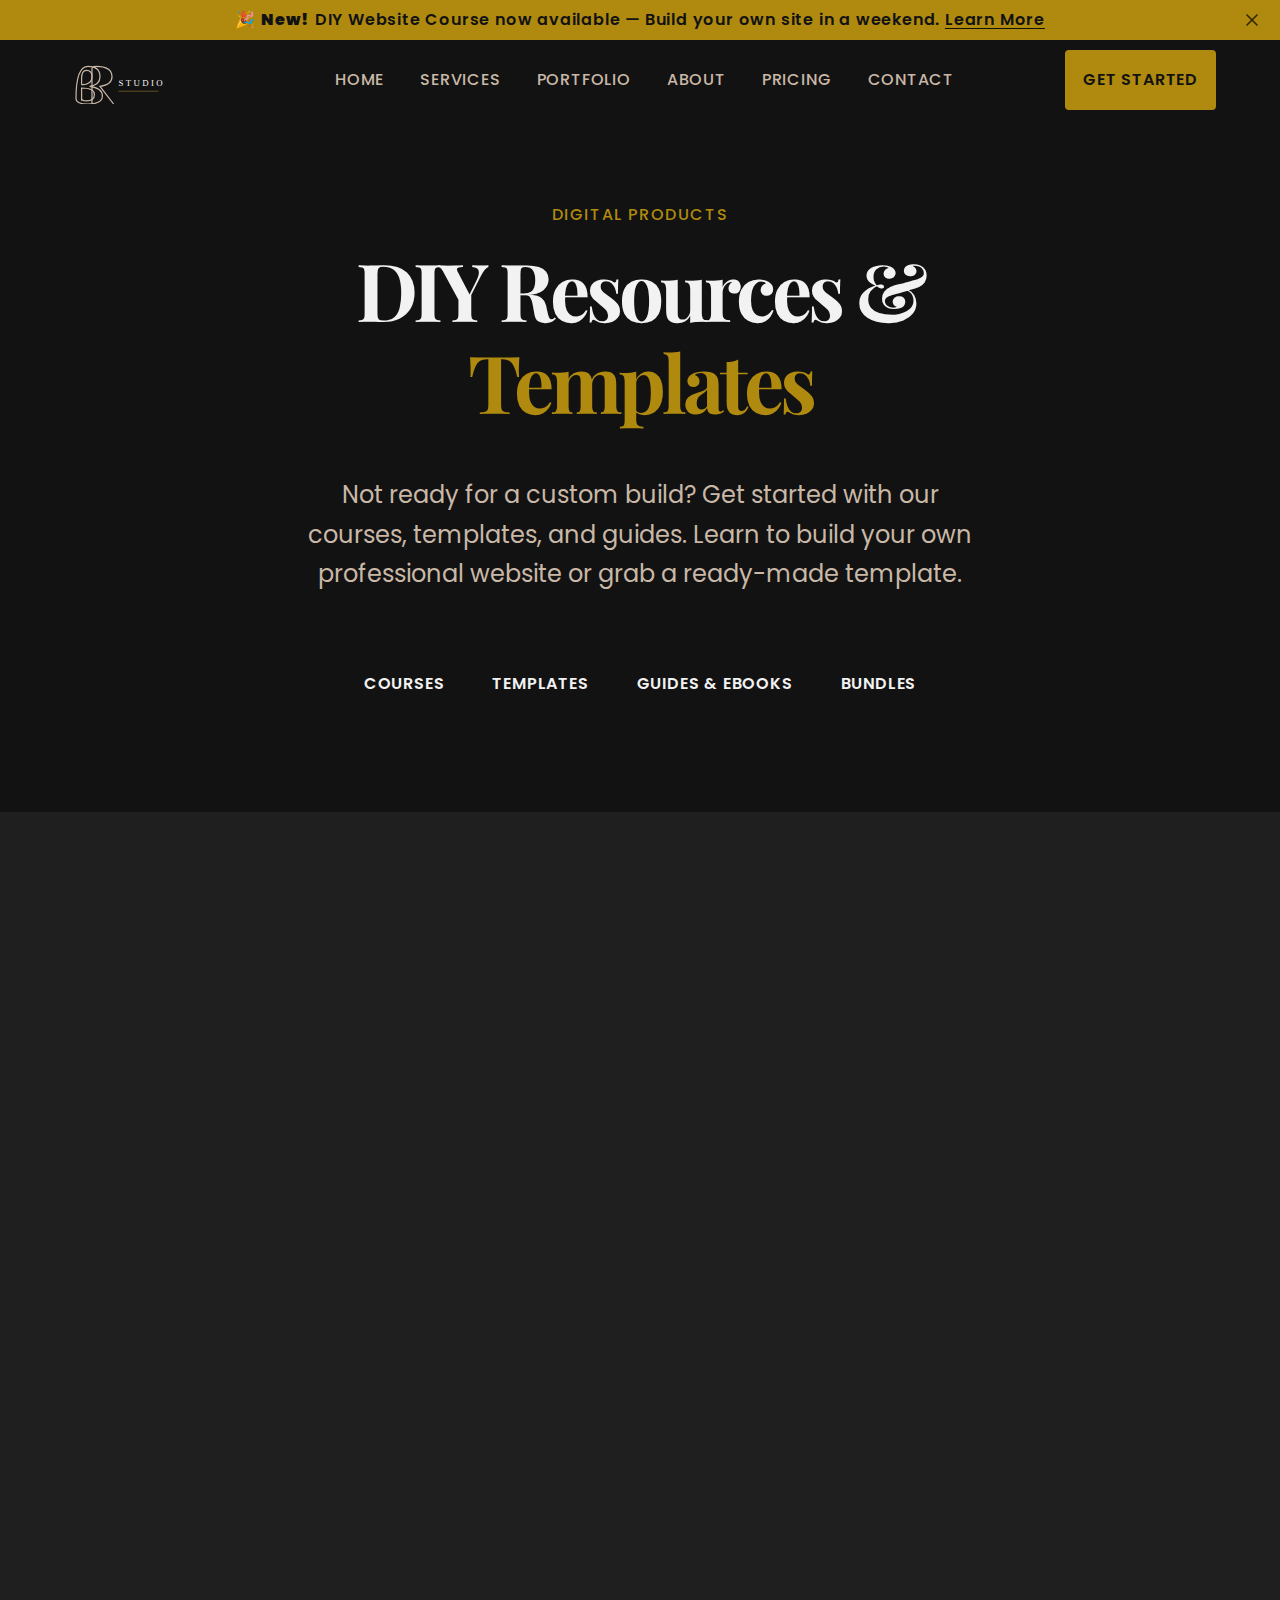
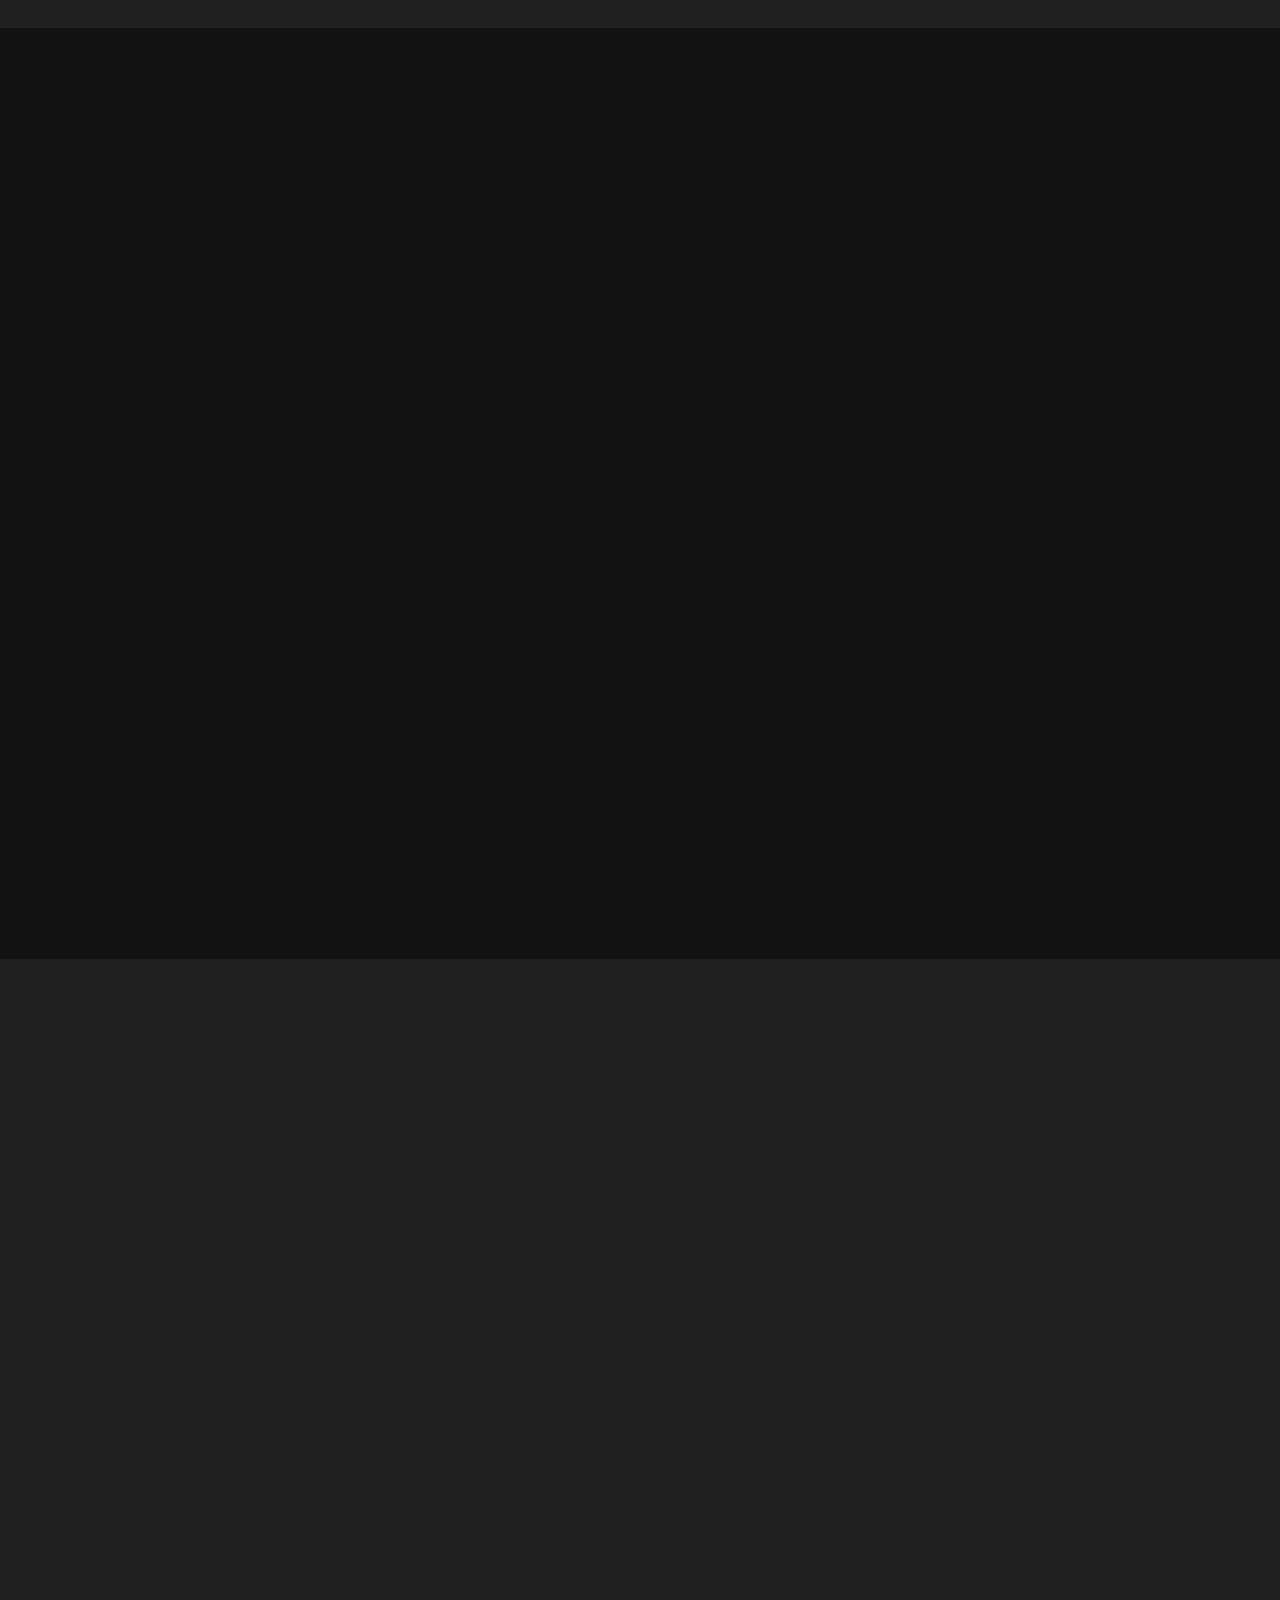
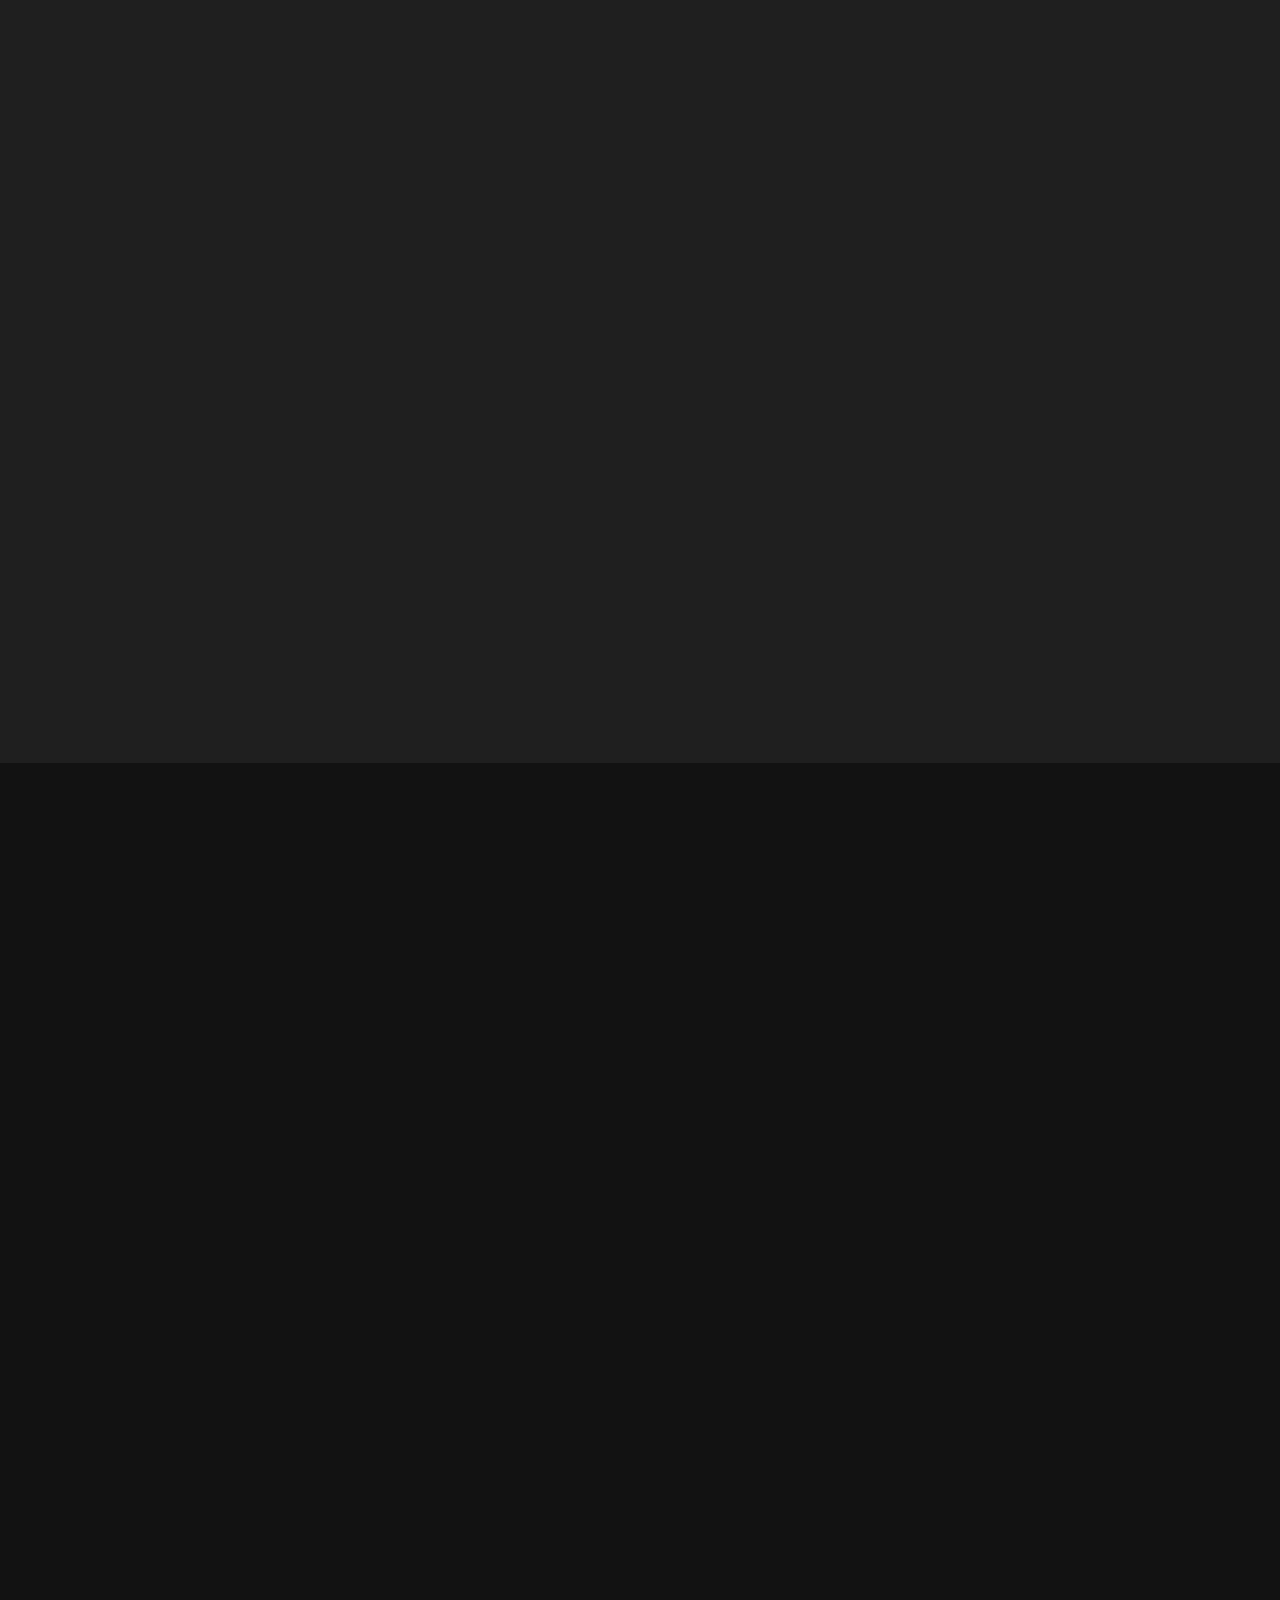
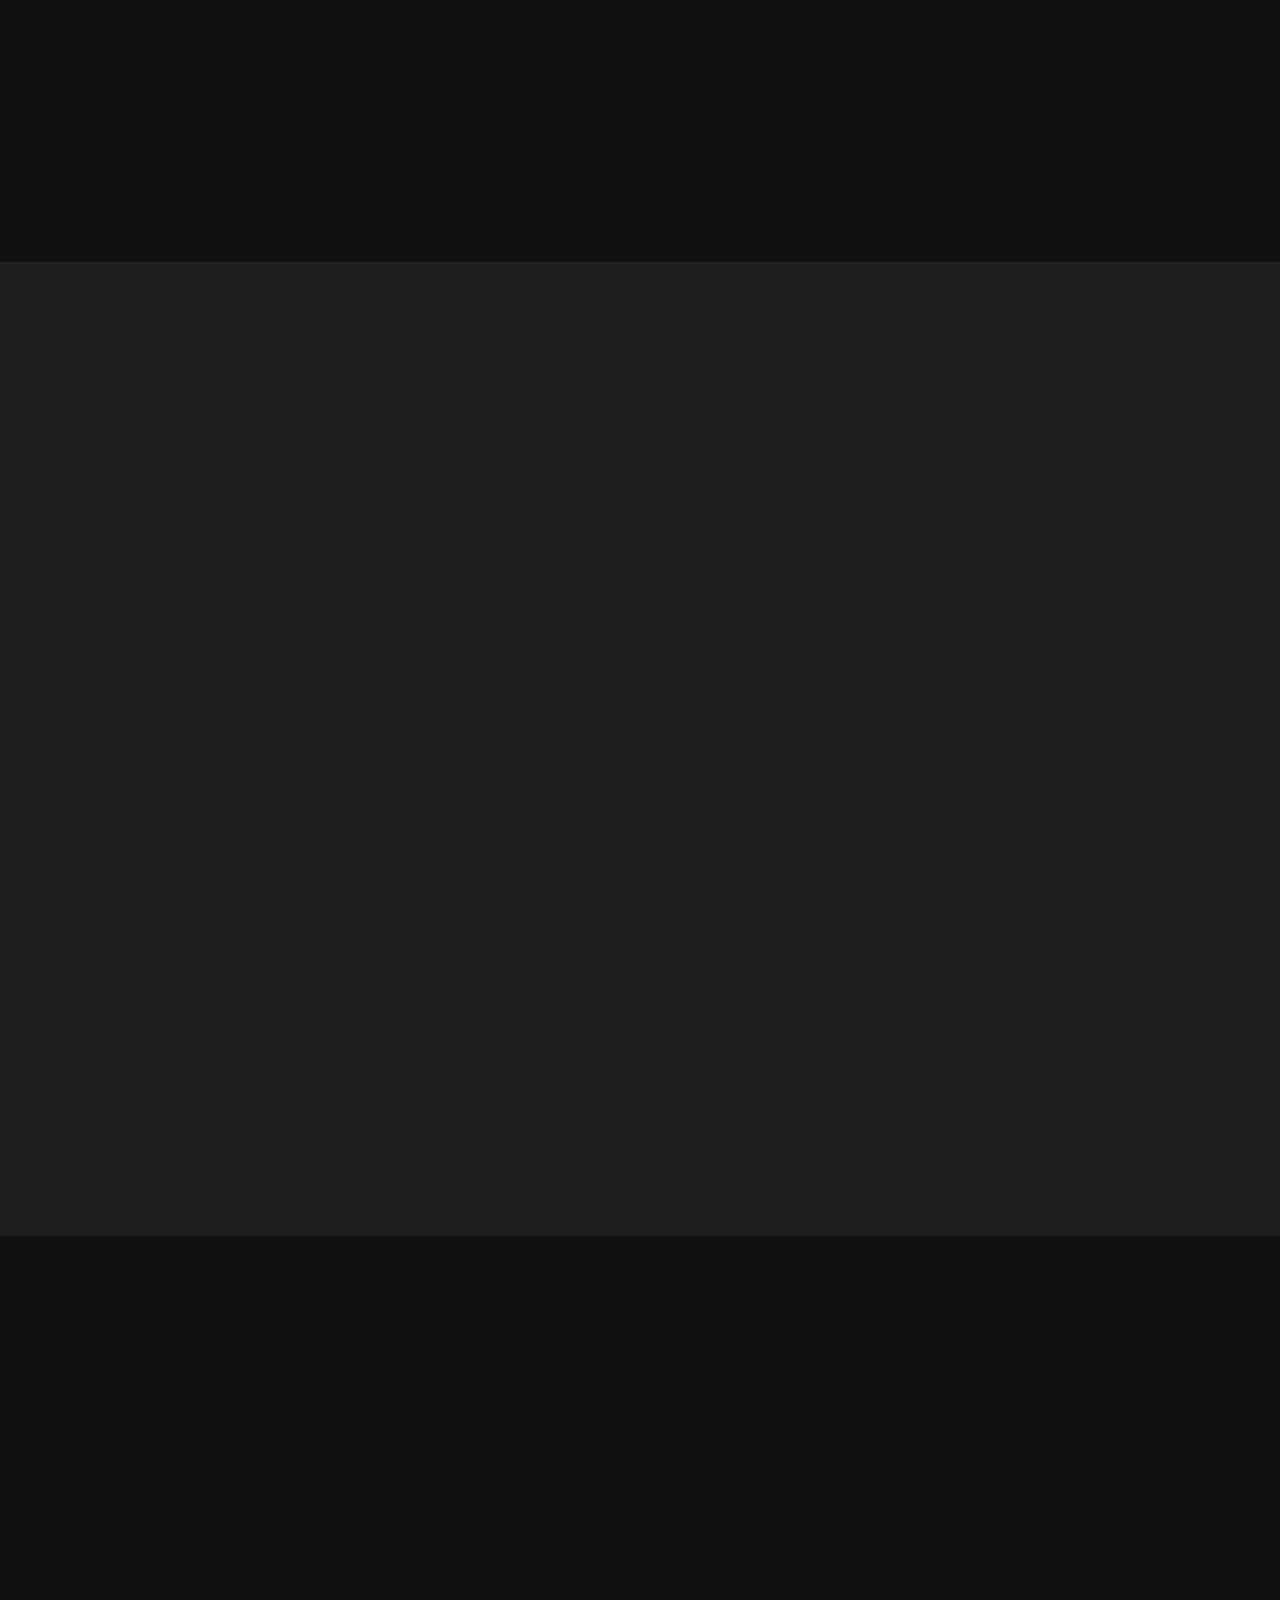
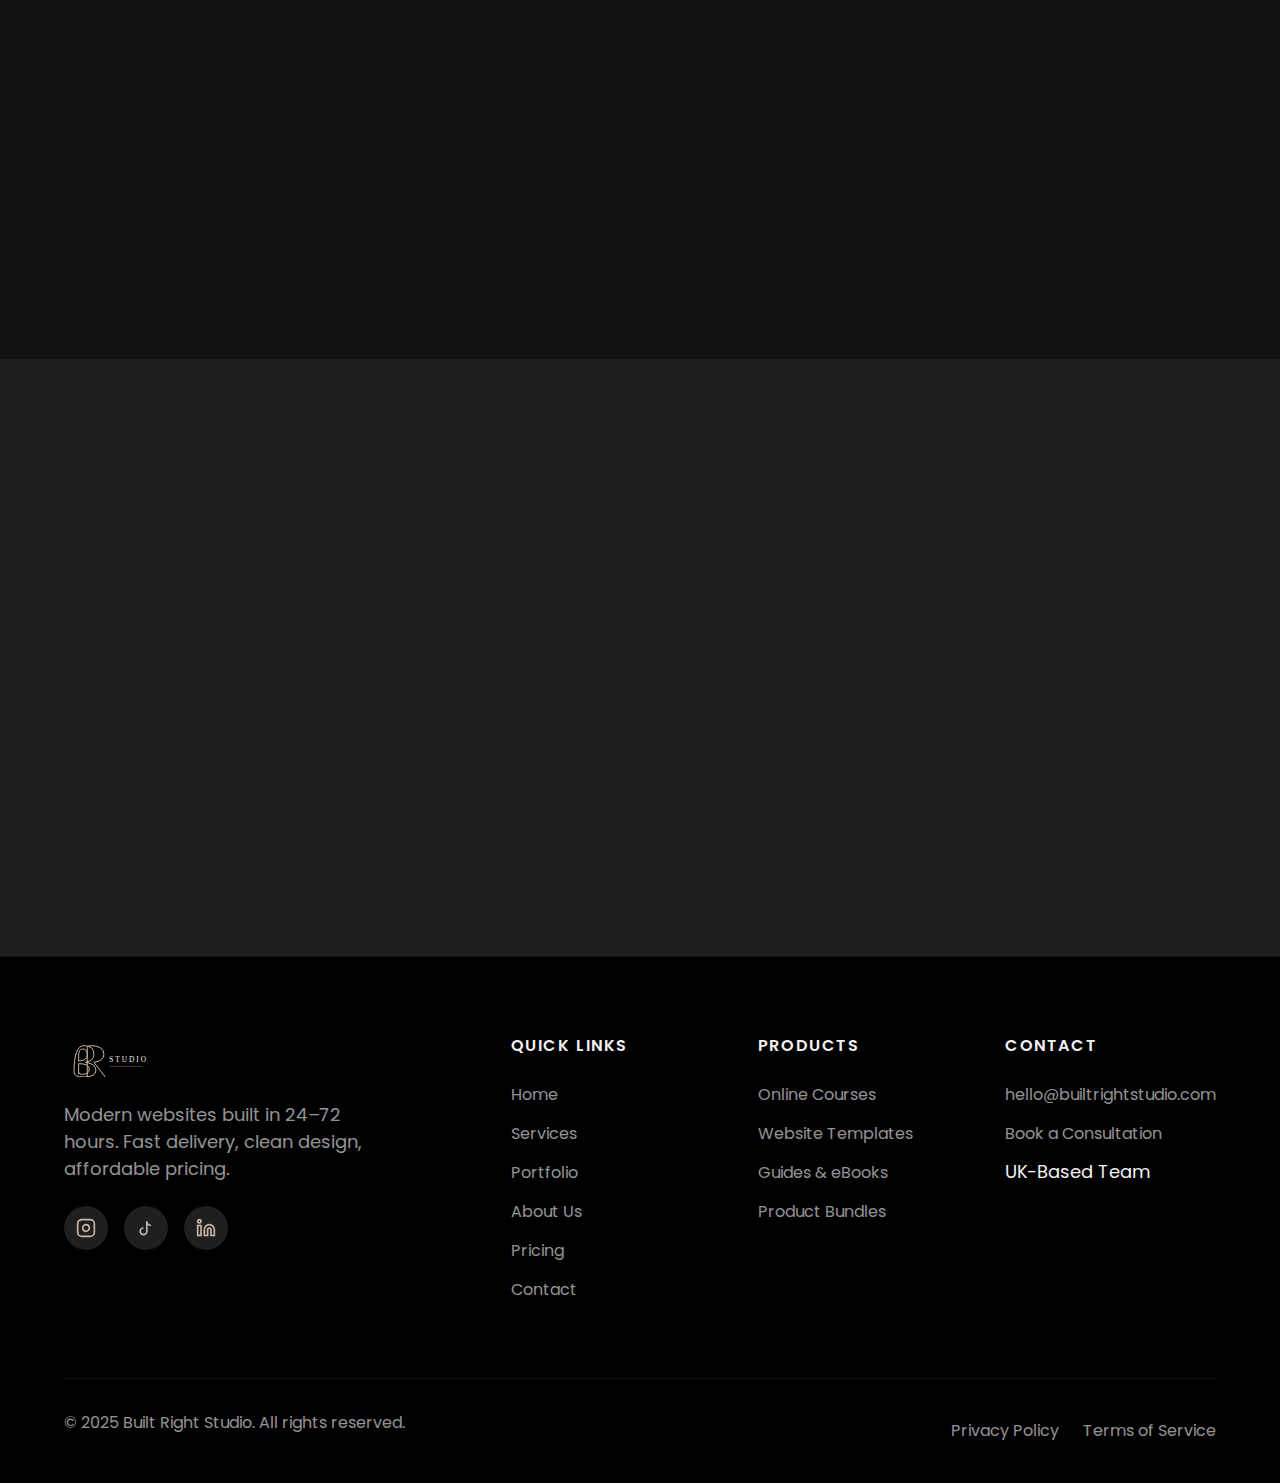
<file: products.html>
<!DOCTYPE html>
<html lang="en">
<head>
  <meta charset="UTF-8">
  <meta name="viewport" content="width=device-width, initial-scale=1.0">
  <meta name="description" content="Built Right Studio Digital Products - DIY website courses, premium templates, AI business guides, and more. Learn to build your own professional website.">
  <meta name="keywords" content="website templates, DIY website course, web design course, AI business guide, digital products">
  <meta name="author" content="Built Right Studio">
  
  <!-- Open Graph / Social Media -->
  <meta property="og:type" content="website">
  <meta property="og:url" content="https://builtrrightstudio.com/products">
  <meta property="og:title" content="Digital Products | Built Right Studio">
  <meta property="og:description" content="DIY website courses, premium templates, and business guides. Build your own professional website.">
  
  <!-- Favicon -->
  <link rel="icon" type="image/png" sizes="32x32" href="assets/images/favicon32.png">
  <link rel="icon" type="image/png" sizes="16x16" href="assets/images/favicon16.png">
  <link rel="apple-touch-icon" sizes="180x180" href="assets/images/favicon180.png">
  
  <!-- Google Fonts -->
  <link rel="preconnect" href="https://fonts.googleapis.com">
  <link rel="preconnect" href="https://fonts.gstatic.com" crossorigin>
  <link href="https://fonts.googleapis.com/css2?family=Playfair+Display:ital,wght@0,400;0,500;0,600;0,700;1,400;1,500&family=Poppins:wght@300;400;500;600;700&display=swap" rel="stylesheet">
  
  <!-- Stylesheet -->
  <link rel="stylesheet" href="css/styles.css">
  
  <title>Digital Products | Built Right Studio</title>
</head>
<body class="has-announcement">

  <!-- ============================================
       ANNOUNCEMENT BAR
       ============================================ -->
  <div class="announcement-bar">
    <span>🎉 <strong>New!</strong> DIY Website Course now available — Build your own site in a weekend. <a href="#courses">Learn More</a></span>
    <button class="announcement-close" aria-label="Close announcement">
      <svg width="20" height="20" viewBox="0 0 24 24" fill="none" stroke="currentColor" stroke-width="2" stroke-linecap="round" stroke-linejoin="round">
        <line x1="18" y1="6" x2="6" y2="18"></line>
        <line x1="6" y1="6" x2="18" y2="18"></line>
      </svg>
    </button>
  </div>

  <!-- ============================================
       HEADER / NAVIGATION
       ============================================ -->
  <header class="header has-announcement">
    <div class="header-inner">
      <!-- Logo -->
      <a href="index.html" class="logo">
        <img src="assets/images/logo.svg" alt="Built Right Studio">
      </a>
      
      <!-- Main Navigation -->
      <nav class="nav-main" role="navigation" aria-label="Main navigation">
        <a href="index.html" class="nav-link">Home</a>
        <a href="services.html" class="nav-link">Services</a>
        <a href="portfolio.html" class="nav-link">Portfolio</a>
        <a href="about.html" class="nav-link">About</a>
        <a href="pricing.html" class="nav-link">Pricing</a>
        <a href="contact.html" class="nav-link">Contact</a>
      </nav>
      
      <!-- Header CTA -->
      <div class="header-cta">
        <a href="contact.html" class="btn btn-primary">Get Started</a>
        
        <!-- Mobile Toggle -->
        <button class="mobile-toggle" aria-label="Toggle menu" aria-expanded="false">
          <span></span>
        </button>
      </div>
    </div>
    
    <!-- Mobile Navigation -->
    <nav class="nav-mobile" role="navigation" aria-label="Mobile navigation">
      <a href="index.html" class="nav-link">Home</a>
      <a href="services.html" class="nav-link">Services</a>
      <a href="portfolio.html" class="nav-link">Portfolio</a>
      <a href="about.html" class="nav-link">About</a>
      <a href="pricing.html" class="nav-link">Pricing</a>
      <a href="contact.html" class="nav-link">Contact</a>
      <a href="contact.html" class="btn btn-primary" style="margin-top: var(--space-6);">Get Started</a>
    </nav>
  </header>

  <!-- ============================================
       MAIN CONTENT
       ============================================ -->
  <main>

    <!-- ============================================
         PAGE HERO
         ============================================ -->
    <section class="section section-dark" style="padding-top: var(--space-20);">
      <div class="container">
        <div class="section-header reveal">
          <span class="overline">Digital Products</span>
          <h1 class="display-2">DIY Resources & <span class="text-gold">Templates</span></h1>
          <p class="lead">Not ready for a custom build? Get started with our courses, templates, and guides. Learn to build your own professional website or grab a ready-made template.</p>
        </div>
        
        <!-- Category Navigation -->
        <div class="reveal" style="margin-top: var(--space-10);">
          <div style="display: flex; justify-content: center; flex-wrap: wrap; gap: var(--space-3);">
            <a href="#courses" class="btn btn-ghost">Courses</a>
            <a href="#templates" class="btn btn-ghost">Templates</a>
            <a href="#guides" class="btn btn-ghost">Guides & eBooks</a>
            <a href="#bundles" class="btn btn-ghost">Bundles</a>
          </div>
        </div>
      </div>
    </section>

    <!-- ============================================
         FEATURED PRODUCT
         ============================================ -->
    <section class="section section-slate">
      <div class="container">
        <div class="card card-gold reveal" style="padding: 0; overflow: hidden;">
          <div class="grid grid-cols-2" style="min-height: 400px;">
            <!-- Product Visual -->
            <div style="background: linear-gradient(135deg, var(--color-charcoal-black) 0%, var(--color-deep-slate) 100%); display: flex; align-items: center; justify-content: center; padding: var(--space-12);">
              <div style="text-align: center;">
                <div style="width: 120px; height: 120px; background: rgba(212, 175, 55, 0.15); border-radius: var(--radius-xl); margin: 0 auto var(--space-6); display: flex; align-items: center; justify-content: center;">
                  <svg width="56" height="56" viewBox="0 0 24 24" fill="none" stroke="var(--color-soft-gold)" stroke-width="1">
                    <polygon points="23 7 16 12 23 17 23 7"></polygon>
                    <rect x="1" y="5" width="15" height="14" rx="2" ry="2"></rect>
                  </svg>
                </div>
                <div class="text-gold text-sm" style="letter-spacing: 0.2em; text-transform: uppercase;">Video Course</div>
                <div class="text-white" style="font-size: var(--text-2xl); font-weight: var(--font-semibold); margin-top: var(--space-2);">12 Modules • 4+ Hours</div>
              </div>
            </div>
            
            <!-- Product Info -->
            <div style="padding: var(--space-12); display: flex; flex-direction: column; justify-content: center;">
              <span class="badge badge-gold" style="align-self: flex-start; margin-bottom: var(--space-4);">Bestseller</span>
              <h2 style="margin-bottom: var(--space-4);">DIY Website Masterclass</h2>
              <p class="lead" style="margin-bottom: var(--space-6);">
                Learn to build a professional, mobile-responsive website from scratch — no coding experience required.
              </p>
              
              <div style="display: flex; flex-wrap: wrap; gap: var(--space-4); margin-bottom: var(--space-6);">
                <div style="display: flex; align-items: center; gap: var(--space-2);">
                  <svg width="18" height="18" viewBox="0 0 24 24" fill="none" stroke="var(--color-soft-gold)" stroke-width="2">
                    <polyline points="20 6 9 17 4 12"></polyline>
                  </svg>
                  <span class="text-secondary text-sm">Beginner-friendly</span>
                </div>
                <div style="display: flex; align-items: center; gap: var(--space-2);">
                  <svg width="18" height="18" viewBox="0 0 24 24" fill="none" stroke="var(--color-soft-gold)" stroke-width="2">
                    <polyline points="20 6 9 17 4 12"></polyline>
                  </svg>
                  <span class="text-secondary text-sm">Lifetime access</span>
                </div>
                <div style="display: flex; align-items: center; gap: var(--space-2);">
                  <svg width="18" height="18" viewBox="0 0 24 24" fill="none" stroke="var(--color-soft-gold)" stroke-width="2">
                    <polyline points="20 6 9 17 4 12"></polyline>
                  </svg>
                  <span class="text-secondary text-sm">Certificate included</span>
                </div>
              </div>
              
              <div style="display: flex; align-items: center; gap: var(--space-6);">
                <div>
                  <span style="font-size: var(--text-4xl); font-weight: var(--font-bold); color: var(--color-soft-gold);">£49</span>
                  <span class="text-muted" style="text-decoration: line-through; margin-left: var(--space-2);">£99</span>
                </div>
                <a href="#" class="btn btn-primary btn-lg">Enroll Now</a>
              </div>
            </div>
          </div>
        </div>
      </div>
    </section>

    <!-- ============================================
         COURSES SECTION
         ============================================ -->
    <section id="courses" class="section section-dark">
      <div class="container">
        <!-- Section Header -->
        <div class="section-header reveal">
          <span class="overline">Learn</span>
          <h2>Online <span class="text-gold">Courses</span></h2>
          <p>Step-by-step video courses to help you build and grow your online presence.</p>
        </div>
        
        <!-- Courses Grid -->
        <div class="grid grid-cols-3 gap-8" data-stagger>
          
          <!-- Course 1 - DIY Website -->
          <div class="card reveal" style="padding: 0; overflow: hidden;">
            <div style="height: 180px; background: linear-gradient(135deg, #1a1a2e 0%, #16213e 100%); display: flex; align-items: center; justify-content: center; position: relative;">
              <svg width="48" height="48" viewBox="0 0 24 24" fill="none" stroke="var(--color-soft-gold)" stroke-width="1">
                <rect x="2" y="3" width="20" height="14" rx="2" ry="2"></rect>
                <line x1="8" y1="21" x2="16" y2="21"></line>
                <line x1="12" y1="17" x2="12" y2="21"></line>
              </svg>
              <span class="badge badge-gold" style="position: absolute; top: var(--space-3); right: var(--space-3);">Bestseller</span>
            </div>
            <div style="padding: var(--space-6);">
              <div class="text-muted text-sm" style="margin-bottom: var(--space-2);">12 Modules • 4+ Hours</div>
              <h4 style="margin-bottom: var(--space-3);">DIY Website Masterclass</h4>
              <p class="text-secondary text-sm" style="margin-bottom: var(--space-4);">Build a professional website from scratch. No coding required. Perfect for beginners.</p>
              
              <div style="display: flex; justify-content: space-between; align-items: center; padding-top: var(--space-4); border-top: 1px solid var(--border-subtle);">
                <div>
                  <span class="text-gold" style="font-size: var(--text-2xl); font-weight: var(--font-bold);">£49</span>
                  <span class="text-muted text-sm" style="text-decoration: line-through; margin-left: var(--space-2);">£99</span>
                </div>
                <a href="#" class="btn btn-primary btn-sm">Enroll</a>
              </div>
            </div>
          </div>
          
          <!-- Course 2 - SEO Fundamentals -->
          <div class="card reveal" style="padding: 0; overflow: hidden;">
            <div style="height: 180px; background: linear-gradient(135deg, #0f172a 0%, #1e293b 100%); display: flex; align-items: center; justify-content: center; position: relative;">
              <svg width="48" height="48" viewBox="0 0 24 24" fill="none" stroke="var(--color-soft-gold)" stroke-width="1">
                <circle cx="11" cy="11" r="8"></circle>
                <line x1="21" y1="21" x2="16.65" y2="16.65"></line>
                <line x1="11" y1="8" x2="11" y2="14"></line>
                <line x1="8" y1="11" x2="14" y2="11"></line>
              </svg>
            </div>
            <div style="padding: var(--space-6);">
              <div class="text-muted text-sm" style="margin-bottom: var(--space-2);">8 Modules • 2.5 Hours</div>
              <h4 style="margin-bottom: var(--space-3);">SEO Fundamentals</h4>
              <p class="text-secondary text-sm" style="margin-bottom: var(--space-4);">Learn to rank higher on Google. Keyword research, on-page SEO, and link building basics.</p>
              
              <div style="display: flex; justify-content: space-between; align-items: center; padding-top: var(--space-4); border-top: 1px solid var(--border-subtle);">
                <div>
                  <span class="text-gold" style="font-size: var(--text-2xl); font-weight: var(--font-bold);">£29</span>
                </div>
                <a href="#" class="btn btn-outline btn-sm">Enroll</a>
              </div>
            </div>
          </div>
          
          <!-- Course 3 - Brand Identity -->
          <div class="card reveal" style="padding: 0; overflow: hidden;">
            <div style="height: 180px; background: linear-gradient(135deg, #18181b 0%, #27272a 100%); display: flex; align-items: center; justify-content: center; position: relative;">
              <svg width="48" height="48" viewBox="0 0 24 24" fill="none" stroke="var(--color-soft-gold)" stroke-width="1">
                <circle cx="13.5" cy="6.5" r="2.5"></circle>
                <path d="M17 3a2.83 2.83 0 0 1 4 4L7.5 20.5 2 22l1.5-5.5L17 3z"></path>
              </svg>
            </div>
            <div style="padding: var(--space-6);">
              <div class="text-muted text-sm" style="margin-bottom: var(--space-2);">6 Modules • 2 Hours</div>
              <h4 style="margin-bottom: var(--space-3);">Brand Identity Basics</h4>
              <p class="text-secondary text-sm" style="margin-bottom: var(--space-4);">Create a cohesive brand identity. Logo concepts, colour theory, and typography selection.</p>
              
              <div style="display: flex; justify-content: space-between; align-items: center; padding-top: var(--space-4); border-top: 1px solid var(--border-subtle);">
                <div>
                  <span class="text-gold" style="font-size: var(--text-2xl); font-weight: var(--font-bold);">£39</span>
                </div>
                <a href="#" class="btn btn-outline btn-sm">Enroll</a>
              </div>
            </div>
          </div>
          
        </div>
      </div>
    </section>

    <!-- ============================================
         TEMPLATES SECTION
         ============================================ -->
    <section id="templates" class="section section-slate">
      <div class="container">
        <!-- Section Header -->
        <div class="section-header reveal">
          <span class="overline">Ready-Made</span>
          <h2>Website <span class="text-gold">Templates</span></h2>
          <p>Premium, customisable templates for various industries. Just add your content and launch.</p>
        </div>
        
        <!-- Filter Tabs -->
        <div class="reveal" style="margin-bottom: var(--space-10);">
          <div style="display: flex; justify-content: center; flex-wrap: wrap; gap: var(--space-3);">
            <button class="btn btn-ghost active" data-filter="all">All Templates</button>
            <button class="btn btn-ghost" data-filter="business">Business</button>
            <button class="btn btn-ghost" data-filter="creative">Creative</button>
            <button class="btn btn-ghost" data-filter="ecommerce">E-commerce</button>
            <button class="btn btn-ghost" data-filter="personal">Personal</button>
          </div>
        </div>
        
        <!-- Templates Grid -->
        <div class="grid grid-cols-4 gap-6" data-stagger id="templates-grid">
          
          <!-- Template 1 - Law -->
          <div class="card reveal" style="padding: 0; overflow: hidden;" data-category="business">
            <div style="height: 160px; background: linear-gradient(135deg, #1a1a2e 0%, #16213e 100%); position: relative; display: flex; align-items: center; justify-content: center;">
              <div style="font-family: var(--font-heading); font-size: var(--text-xl); color: var(--color-off-white);">Advocate</div>
              <span class="badge" style="position: absolute; top: var(--space-3); right: var(--space-3); background: var(--color-deep-slate);">Law</span>
            </div>
            <div style="padding: var(--space-5);">
              <h5 style="margin-bottom: var(--space-2);">Advocate</h5>
              <p class="text-muted text-sm" style="margin-bottom: var(--space-4);">Professional law firm template</p>
              <div style="display: flex; justify-content: space-between; align-items: center;">
                <span class="text-gold font-semibold">£59</span>
                <a href="#" class="btn btn-outline btn-sm">Preview</a>
              </div>
            </div>
          </div>
          
          <!-- Template 2 - Fitness -->
          <div class="card reveal" style="padding: 0; overflow: hidden;" data-category="business">
            <div style="height: 160px; background: linear-gradient(135deg, #1a1a1a 0%, #2d2d2d 100%); position: relative; display: flex; align-items: center; justify-content: center;">
              <div style="font-family: var(--font-body); font-weight: var(--font-bold); font-size: var(--text-xl); color: var(--color-off-white);">POWER</div>
              <span class="badge" style="position: absolute; top: var(--space-3); right: var(--space-3); background: var(--color-deep-slate);">Fitness</span>
            </div>
            <div style="padding: var(--space-5);">
              <h5 style="margin-bottom: var(--space-2);">Power</h5>
              <p class="text-muted text-sm" style="margin-bottom: var(--space-4);">Bold gym & fitness template</p>
              <div style="display: flex; justify-content: space-between; align-items: center;">
                <span class="text-gold font-semibold">£49</span>
                <a href="#" class="btn btn-outline btn-sm">Preview</a>
              </div>
            </div>
          </div>
          
          <!-- Template 3 - Agency -->
          <div class="card reveal" style="padding: 0; overflow: hidden;" data-category="creative">
            <div style="height: 160px; background: linear-gradient(135deg, #0f0f0f 0%, #1a1a1a 100%); position: relative; display: flex; align-items: center; justify-content: center;">
              <div style="font-family: var(--font-heading); font-style: italic; font-size: var(--text-xl); color: var(--color-off-white);">Studio</div>
              <span class="badge" style="position: absolute; top: var(--space-3); right: var(--space-3); background: var(--color-deep-slate);">Agency</span>
            </div>
            <div style="padding: var(--space-5);">
              <h5 style="margin-bottom: var(--space-2);">Studio</h5>
              <p class="text-muted text-sm" style="margin-bottom: var(--space-4);">Minimal creative agency</p>
              <div style="display: flex; justify-content: space-between; align-items: center;">
                <span class="text-gold font-semibold">£59</span>
                <a href="#" class="btn btn-outline btn-sm">Preview</a>
              </div>
            </div>
          </div>
          
          <!-- Template 4 - Restaurant -->
          <div class="card reveal" style="padding: 0; overflow: hidden;" data-category="business">
            <div style="height: 160px; background: linear-gradient(135deg, #292524 0%, #1c1917 100%); position: relative; display: flex; align-items: center; justify-content: center;">
              <div style="font-family: var(--font-heading); font-size: var(--text-xl); color: var(--color-soft-gold);">Bistro</div>
              <span class="badge" style="position: absolute; top: var(--space-3); right: var(--space-3); background: var(--color-deep-slate);">Restaurant</span>
            </div>
            <div style="padding: var(--space-5);">
              <h5 style="margin-bottom: var(--space-2);">Bistro</h5>
              <p class="text-muted text-sm" style="margin-bottom: var(--space-4);">Elegant restaurant template</p>
              <div style="display: flex; justify-content: space-between; align-items: center;">
                <span class="text-gold font-semibold">£49</span>
                <a href="#" class="btn btn-outline btn-sm">Preview</a>
              </div>
            </div>
          </div>
          
          <!-- Template 5 - Coach -->
          <div class="card reveal" style="padding: 0; overflow: hidden;" data-category="personal">
            <div style="height: 160px; background: linear-gradient(135deg, #1e293b 0%, #0f172a 100%); position: relative; display: flex; align-items: center; justify-content: center;">
              <div style="font-family: var(--font-heading); font-size: var(--text-xl); color: var(--color-off-white);">Mentor</div>
              <span class="badge" style="position: absolute; top: var(--space-3); right: var(--space-3); background: var(--color-deep-slate);">Coach</span>
            </div>
            <div style="padding: var(--space-5);">
              <h5 style="margin-bottom: var(--space-2);">Mentor</h5>
              <p class="text-muted text-sm" style="margin-bottom: var(--space-4);">Personal brand & coaching</p>
              <div style="display: flex; justify-content: space-between; align-items: center;">
                <span class="text-gold font-semibold">£39</span>
                <a href="#" class="btn btn-outline btn-sm">Preview</a>
              </div>
            </div>
          </div>
          
          <!-- Template 6 - E-commerce -->
          <div class="card reveal" style="padding: 0; overflow: hidden;" data-category="ecommerce">
            <div style="height: 160px; background: linear-gradient(135deg, #18181b 0%, #27272a 100%); position: relative; display: flex; align-items: center; justify-content: center;">
              <div style="font-family: var(--font-body); font-weight: var(--font-semibold); font-size: var(--text-xl); color: var(--color-off-white);">Shopfront</div>
              <span class="badge badge-gold" style="position: absolute; top: var(--space-3); right: var(--space-3);">E-commerce</span>
            </div>
            <div style="padding: var(--space-5);">
              <h5 style="margin-bottom: var(--space-2);">Shopfront</h5>
              <p class="text-muted text-sm" style="margin-bottom: var(--space-4);">Full e-commerce template</p>
              <div style="display: flex; justify-content: space-between; align-items: center;">
                <span class="text-gold font-semibold">£79</span>
                <a href="#" class="btn btn-outline btn-sm">Preview</a>
              </div>
            </div>
          </div>
          
          <!-- Template 7 - Startup -->
          <div class="card reveal" style="padding: 0; overflow: hidden;" data-category="business">
            <div style="height: 160px; background: linear-gradient(135deg, #0c0a09 0%, #1c1917 100%); position: relative; display: flex; align-items: center; justify-content: center;">
              <div style="font-family: var(--font-body); font-weight: var(--font-semibold); font-size: var(--text-xl); color: var(--color-soft-gold);">Launch</div>
              <span class="badge" style="position: absolute; top: var(--space-3); right: var(--space-3); background: var(--color-deep-slate);">Startup</span>
            </div>
            <div style="padding: var(--space-5);">
              <h5 style="margin-bottom: var(--space-2);">Launch</h5>
              <p class="text-muted text-sm" style="margin-bottom: var(--space-4);">SaaS & startup landing page</p>
              <div style="display: flex; justify-content: space-between; align-items: center;">
                <span class="text-gold font-semibold">£49</span>
                <a href="#" class="btn btn-outline btn-sm">Preview</a>
              </div>
            </div>
          </div>
          
          <!-- Template 8 - Portfolio -->
          <div class="card reveal" style="padding: 0; overflow: hidden;" data-category="creative">
            <div style="height: 160px; background: linear-gradient(135deg, #111 0%, #222 100%); position: relative; display: flex; align-items: center; justify-content: center;">
              <div style="font-family: var(--font-heading); font-style: italic; font-size: var(--text-xl); color: var(--color-off-white);">Folio</div>
              <span class="badge" style="position: absolute; top: var(--space-3); right: var(--space-3); background: var(--color-deep-slate);">Portfolio</span>
            </div>
            <div style="padding: var(--space-5);">
              <h5 style="margin-bottom: var(--space-2);">Folio</h5>
              <p class="text-muted text-sm" style="margin-bottom: var(--space-4);">Creative portfolio showcase</p>
              <div style="display: flex; justify-content: space-between; align-items: center;">
                <span class="text-gold font-semibold">£39</span>
                <a href="#" class="btn btn-outline btn-sm">Preview</a>
              </div>
            </div>
          </div>
          
        </div>
        
        <!-- View All CTA -->
        <div class="text-center reveal" style="margin-top: var(--space-10);">
          <p class="text-muted" style="margin-bottom: var(--space-4);">Need a custom design instead?</p>
          <a href="contact.html" class="btn btn-outline">Request Custom Build</a>
        </div>
      </div>
    </section>

    <!-- ============================================
         GUIDES & EBOOKS SECTION
         ============================================ -->
    <section id="guides" class="section section-dark">
      <div class="container">
        <!-- Section Header -->
        <div class="section-header reveal">
          <span class="overline">Resources</span>
          <h2>Guides & <span class="text-gold">eBooks</span></h2>
          <p>In-depth guides to help you grow your business and improve your online presence.</p>
        </div>
        
        <!-- Guides Grid -->
        <div class="grid grid-cols-3 gap-8" data-stagger>
          
          <!-- Guide 1 - AI Business -->
          <div class="card reveal" style="padding: var(--space-8);">
            <div style="width: 64px; height: 64px; background: rgba(212, 175, 55, 0.1); border-radius: var(--radius-lg); margin-bottom: var(--space-5); display: flex; align-items: center; justify-content: center;">
              <svg width="28" height="28" viewBox="0 0 24 24" fill="none" stroke="var(--color-soft-gold)" stroke-width="1.5">
                <polygon points="13 2 3 14 12 14 11 22 21 10 12 10 13 2"></polygon>
              </svg>
            </div>
            <span class="badge" style="background: var(--color-deep-slate); margin-bottom: var(--space-3);">PDF Guide</span>
            <h4 style="margin-bottom: var(--space-3);">AI Business Setup Guide</h4>
            <p class="text-secondary text-sm" style="margin-bottom: var(--space-5);">
              How to use AI tools like ChatGPT to accelerate your business launch, automate tasks, and create content faster.
            </p>
            <ul style="display: flex; flex-direction: column; gap: var(--space-2); margin-bottom: var(--space-6);">
              <li class="text-sm text-muted">✓ 45+ pages of actionable content</li>
              <li class="text-sm text-muted">✓ AI tool recommendations</li>
              <li class="text-sm text-muted">✓ Prompt templates included</li>
              <li class="text-sm text-muted">✓ Automation workflows</li>
            </ul>
            <div style="display: flex; justify-content: space-between; align-items: center; padding-top: var(--space-4); border-top: 1px solid var(--border-subtle);">
              <span class="text-gold" style="font-size: var(--text-2xl); font-weight: var(--font-bold);">£29</span>
              <a href="#" class="btn btn-primary btn-sm">Get Guide</a>
            </div>
          </div>
          
          <!-- Guide 2 - Website Launch Checklist -->
          <div class="card reveal" style="padding: var(--space-8);">
            <div style="width: 64px; height: 64px; background: rgba(212, 175, 55, 0.1); border-radius: var(--radius-lg); margin-bottom: var(--space-5); display: flex; align-items: center; justify-content: center;">
              <svg width="28" height="28" viewBox="0 0 24 24" fill="none" stroke="var(--color-soft-gold)" stroke-width="1.5">
                <path d="M14 2H6a2 2 0 0 0-2 2v16a2 2 0 0 0 2 2h12a2 2 0 0 0 2-2V8z"></path>
                <polyline points="14 2 14 8 20 8"></polyline>
                <line x1="16" y1="13" x2="8" y2="13"></line>
                <line x1="16" y1="17" x2="8" y2="17"></line>
                <polyline points="10 9 9 9 8 9"></polyline>
              </svg>
            </div>
            <span class="badge" style="background: var(--color-deep-slate); margin-bottom: var(--space-3);">Checklist</span>
            <h4 style="margin-bottom: var(--space-3);">Website Launch Checklist</h4>
            <p class="text-secondary text-sm" style="margin-bottom: var(--space-5);">
              The complete pre-launch checklist to ensure your website is ready for the world. Don't miss a single step.
            </p>
            <ul style="display: flex; flex-direction: column; gap: var(--space-2); margin-bottom: var(--space-6);">
              <li class="text-sm text-muted">✓ 50+ point checklist</li>
              <li class="text-sm text-muted">✓ SEO verification steps</li>
              <li class="text-sm text-muted">✓ Performance testing guide</li>
              <li class="text-sm text-muted">✓ Security checklist</li>
            </ul>
            <div style="display: flex; justify-content: space-between; align-items: center; padding-top: var(--space-4); border-top: 1px solid var(--border-subtle);">
              <span class="text-gold" style="font-size: var(--text-2xl); font-weight: var(--font-bold);">£9</span>
              <a href="#" class="btn btn-outline btn-sm">Get Checklist</a>
            </div>
          </div>
          
          <!-- Guide 3 - Content Strategy -->
          <div class="card reveal" style="padding: var(--space-8);">
            <div style="width: 64px; height: 64px; background: rgba(212, 175, 55, 0.1); border-radius: var(--radius-lg); margin-bottom: var(--space-5); display: flex; align-items: center; justify-content: center;">
              <svg width="28" height="28" viewBox="0 0 24 24" fill="none" stroke="var(--color-soft-gold)" stroke-width="1.5">
                <path d="M2 3h6a4 4 0 0 1 4 4v14a3 3 0 0 0-3-3H2z"></path>
                <path d="M22 3h-6a4 4 0 0 0-4 4v14a3 3 0 0 1 3-3h7z"></path>
              </svg>
            </div>
            <span class="badge" style="background: var(--color-deep-slate); margin-bottom: var(--space-3);">eBook</span>
            <h4 style="margin-bottom: var(--space-3);">Content Strategy Playbook</h4>
            <p class="text-secondary text-sm" style="margin-bottom: var(--space-5);">
              Plan, create, and publish content that attracts and converts. A complete content marketing framework.
            </p>
            <ul style="display: flex; flex-direction: column; gap: var(--space-2); margin-bottom: var(--space-6);">
              <li class="text-sm text-muted">✓ Content calendar template</li>
              <li class="text-sm text-muted">✓ Blog post frameworks</li>
              <li class="text-sm text-muted">✓ Social media strategies</li>
              <li class="text-sm text-muted">✓ SEO content tips</li>
            </ul>
            <div style="display: flex; justify-content: space-between; align-items: center; padding-top: var(--space-4); border-top: 1px solid var(--border-subtle);">
              <span class="text-gold" style="font-size: var(--text-2xl); font-weight: var(--font-bold);">£19</span>
              <a href="#" class="btn btn-outline btn-sm">Get eBook</a>
            </div>
          </div>
          
        </div>
      </div>
    </section>

    <!-- ============================================
         BUNDLES SECTION
         ============================================ -->
    <section id="bundles" class="section section-slate">
      <div class="container">
        <!-- Section Header -->
        <div class="section-header reveal">
          <span class="overline">Best Value</span>
          <h2>Product <span class="text-gold">Bundles</span></h2>
          <p>Save money by getting everything you need in one package.</p>
        </div>
        
        <!-- Bundles Grid -->
        <div class="grid grid-cols-2 gap-10" data-stagger>
          
          <!-- Bundle 1 - Starter -->
          <div class="card reveal" style="padding: var(--space-10);">
            <div style="display: flex; justify-content: space-between; align-items: start; margin-bottom: var(--space-6);">
              <div>
                <span class="badge badge-gold" style="margin-bottom: var(--space-3);">Save 30%</span>
                <h3>Starter Bundle</h3>
                <p class="text-muted">Everything to launch your first website</p>
              </div>
              <div style="text-align: right;">
                <span class="text-muted text-sm" style="text-decoration: line-through;">£127</span>
                <div style="font-size: var(--text-4xl); font-weight: var(--font-bold); color: var(--color-soft-gold);">£89</div>
              </div>
            </div>
            
            <div class="divider" style="margin-bottom: var(--space-6);"></div>
            
            <div style="margin-bottom: var(--space-6);">
              <div class="text-muted text-sm" style="margin-bottom: var(--space-3);">Includes:</div>
              <ul style="display: flex; flex-direction: column; gap: var(--space-3);">
                <li style="display: flex; align-items: center; gap: var(--space-3);">
                  <svg width="18" height="18" viewBox="0 0 24 24" fill="none" stroke="var(--color-soft-gold)" stroke-width="2">
                    <polyline points="20 6 9 17 4 12"></polyline>
                  </svg>
                  <span class="text-secondary">DIY Website Masterclass (£49 value)</span>
                </li>
                <li style="display: flex; align-items: center; gap: var(--space-3);">
                  <svg width="18" height="18" viewBox="0 0 24 24" fill="none" stroke="var(--color-soft-gold)" stroke-width="2">
                    <polyline points="20 6 9 17 4 12"></polyline>
                  </svg>
                  <span class="text-secondary">1 Website Template of choice (£49 value)</span>
                </li>
                <li style="display: flex; align-items: center; gap: var(--space-3);">
                  <svg width="18" height="18" viewBox="0 0 24 24" fill="none" stroke="var(--color-soft-gold)" stroke-width="2">
                    <polyline points="20 6 9 17 4 12"></polyline>
                  </svg>
                  <span class="text-secondary">AI Business Setup Guide (£29 value)</span>
                </li>
              </ul>
            </div>
            
            <a href="#" class="btn btn-primary btn-block">Get Starter Bundle</a>
          </div>
          
          <!-- Bundle 2 - Pro -->
          <div class="card card-gold reveal" style="padding: var(--space-10);">
            <div style="display: flex; justify-content: space-between; align-items: start; margin-bottom: var(--space-6);">
              <div>
                <span class="badge badge-gold" style="margin-bottom: var(--space-3);">Save 40%</span>
                <h3>Pro Bundle</h3>
                <p class="text-muted">Complete digital business toolkit</p>
              </div>
              <div style="text-align: right;">
                <span class="text-muted text-sm" style="text-decoration: line-through;">£215</span>
                <div style="font-size: var(--text-4xl); font-weight: var(--font-bold); color: var(--color-soft-gold);">£129</div>
              </div>
            </div>
            
            <div class="divider-gold" style="margin-bottom: var(--space-6);"></div>
            
            <div style="margin-bottom: var(--space-6);">
              <div class="text-muted text-sm" style="margin-bottom: var(--space-3);">Includes:</div>
              <ul style="display: flex; flex-direction: column; gap: var(--space-3);">
                <li style="display: flex; align-items: center; gap: var(--space-3);">
                  <svg width="18" height="18" viewBox="0 0 24 24" fill="none" stroke="var(--color-soft-gold)" stroke-width="2">
                    <polyline points="20 6 9 17 4 12"></polyline>
                  </svg>
                  <span class="text-secondary">DIY Website Masterclass (£49 value)</span>
                </li>
                <li style="display: flex; align-items: center; gap: var(--space-3);">
                  <svg width="18" height="18" viewBox="0 0 24 24" fill="none" stroke="var(--color-soft-gold)" stroke-width="2">
                    <polyline points="20 6 9 17 4 12"></polyline>
                  </svg>
                  <span class="text-secondary">SEO Fundamentals Course (£29 value)</span>
                </li>
                <li style="display: flex; align-items: center; gap: var(--space-3);">
                  <svg width="18" height="18" viewBox="0 0 24 24" fill="none" stroke="var(--color-soft-gold)" stroke-width="2">
                    <polyline points="20 6 9 17 4 12"></polyline>
                  </svg>
                  <span class="text-secondary">Brand Identity Basics (£39 value)</span>
                </li>
                <li style="display: flex; align-items: center; gap: var(--space-3);">
                  <svg width="18" height="18" viewBox="0 0 24 24" fill="none" stroke="var(--color-soft-gold)" stroke-width="2">
                    <polyline points="20 6 9 17 4 12"></polyline>
                  </svg>
                  <span class="text-secondary">1 Premium Template (£59 value)</span>
                </li>
                <li style="display: flex; align-items: center; gap: var(--space-3);">
                  <svg width="18" height="18" viewBox="0 0 24 24" fill="none" stroke="var(--color-soft-gold)" stroke-width="2">
                    <polyline points="20 6 9 17 4 12"></polyline>
                  </svg>
                  <span class="text-secondary">All Guides & eBooks (£39 value)</span>
                </li>
              </ul>
            </div>
            
            <a href="#" class="btn btn-primary btn-block">Get Pro Bundle</a>
          </div>
          
        </div>
      </div>
    </section>

    <!-- ============================================
         TESTIMONIALS
         ============================================ -->
    <section class="section section-dark">
      <div class="container">
        <div class="section-header reveal">
          <span class="overline">Reviews</span>
          <h2>What Students <span class="text-gold">Say</span></h2>
        </div>
        
        <div class="grid grid-cols-3 gap-8" data-stagger>
          <!-- Testimonial 1 -->
          <div class="card testimonial-card reveal">
            <div style="display: flex; gap: var(--space-1); margin-bottom: var(--space-4);">
              <svg width="16" height="16" viewBox="0 0 24 24" fill="var(--color-soft-gold)" stroke="var(--color-soft-gold)"><polygon points="12 2 15.09 8.26 22 9.27 17 14.14 18.18 21.02 12 17.77 5.82 21.02 7 14.14 2 9.27 8.91 8.26 12 2"></polygon></svg>
              <svg width="16" height="16" viewBox="0 0 24 24" fill="var(--color-soft-gold)" stroke="var(--color-soft-gold)"><polygon points="12 2 15.09 8.26 22 9.27 17 14.14 18.18 21.02 12 17.77 5.82 21.02 7 14.14 2 9.27 8.91 8.26 12 2"></polygon></svg>
              <svg width="16" height="16" viewBox="0 0 24 24" fill="var(--color-soft-gold)" stroke="var(--color-soft-gold)"><polygon points="12 2 15.09 8.26 22 9.27 17 14.14 18.18 21.02 12 17.77 5.82 21.02 7 14.14 2 9.27 8.91 8.26 12 2"></polygon></svg>
              <svg width="16" height="16" viewBox="0 0 24 24" fill="var(--color-soft-gold)" stroke="var(--color-soft-gold)"><polygon points="12 2 15.09 8.26 22 9.27 17 14.14 18.18 21.02 12 17.77 5.82 21.02 7 14.14 2 9.27 8.91 8.26 12 2"></polygon></svg>
              <svg width="16" height="16" viewBox="0 0 24 24" fill="var(--color-soft-gold)" stroke="var(--color-soft-gold)"><polygon points="12 2 15.09 8.26 22 9.27 17 14.14 18.18 21.02 12 17.77 5.82 21.02 7 14.14 2 9.27 8.91 8.26 12 2"></polygon></svg>
            </div>
            <p class="quote">"The DIY course was exactly what I needed. Built my website in a weekend and it looks professional. Highly recommend!"</p>
            <div class="author">
              <div style="width: 40px; height: 40px; background: var(--color-soft-gold); border-radius: var(--radius-full); display: flex; align-items: center; justify-content: center; color: var(--color-charcoal-black); font-weight: var(--font-bold); font-size: var(--text-sm);">EW</div>
              <div>
                <div class="author-name">Emma Wilson</div>
                <div class="author-title">DIY Website Course</div>
              </div>
            </div>
          </div>
          
          <!-- Testimonial 2 -->
          <div class="card testimonial-card reveal">
            <div style="display: flex; gap: var(--space-1); margin-bottom: var(--space-4);">
              <svg width="16" height="16" viewBox="0 0 24 24" fill="var(--color-soft-gold)" stroke="var(--color-soft-gold)"><polygon points="12 2 15.09 8.26 22 9.27 17 14.14 18.18 21.02 12 17.77 5.82 21.02 7 14.14 2 9.27 8.91 8.26 12 2"></polygon></svg>
              <svg width="16" height="16" viewBox="0 0 24 24" fill="var(--color-soft-gold)" stroke="var(--color-soft-gold)"><polygon points="12 2 15.09 8.26 22 9.27 17 14.14 18.18 21.02 12 17.77 5.82 21.02 7 14.14 2 9.27 8.91 8.26 12 2"></polygon></svg>
              <svg width="16" height="16" viewBox="0 0 24 24" fill="var(--color-soft-gold)" stroke="var(--color-soft-gold)"><polygon points="12 2 15.09 8.26 22 9.27 17 14.14 18.18 21.02 12 17.77 5.82 21.02 7 14.14 2 9.27 8.91 8.26 12 2"></polygon></svg>
              <svg width="16" height="16" viewBox="0 0 24 24" fill="var(--color-soft-gold)" stroke="var(--color-soft-gold)"><polygon points="12 2 15.09 8.26 22 9.27 17 14.14 18.18 21.02 12 17.77 5.82 21.02 7 14.14 2 9.27 8.91 8.26 12 2"></polygon></svg>
              <svg width="16" height="16" viewBox="0 0 24 24" fill="var(--color-soft-gold)" stroke="var(--color-soft-gold)"><polygon points="12 2 15.09 8.26 22 9.27 17 14.14 18.18 21.02 12 17.77 5.82 21.02 7 14.14 2 9.27 8.91 8.26 12 2"></polygon></svg>
            </div>
            <p class="quote">"The AI guide has saved me hours every week. I've automated so many tasks in my business. Worth every penny."</p>
            <div class="author">
              <div style="width: 40px; height: 40px; background: var(--color-soft-gold); border-radius: var(--radius-full); display: flex; align-items: center; justify-content: center; color: var(--color-charcoal-black); font-weight: var(--font-bold); font-size: var(--text-sm);">DT</div>
              <div>
                <div class="author-name">David Thompson</div>
                <div class="author-title">AI Business Guide</div>
              </div>
            </div>
          </div>
          
          <!-- Testimonial 3 -->
          <div class="card testimonial-card reveal">
            <div style="display: flex; gap: var(--space-1); margin-bottom: var(--space-4);">
              <svg width="16" height="16" viewBox="0 0 24 24" fill="var(--color-soft-gold)" stroke="var(--color-soft-gold)"><polygon points="12 2 15.09 8.26 22 9.27 17 14.14 18.18 21.02 12 17.77 5.82 21.02 7 14.14 2 9.27 8.91 8.26 12 2"></polygon></svg>
              <svg width="16" height="16" viewBox="0 0 24 24" fill="var(--color-soft-gold)" stroke="var(--color-soft-gold)"><polygon points="12 2 15.09 8.26 22 9.27 17 14.14 18.18 21.02 12 17.77 5.82 21.02 7 14.14 2 9.27 8.91 8.26 12 2"></polygon></svg>
              <svg width="16" height="16" viewBox="0 0 24 24" fill="var(--color-soft-gold)" stroke="var(--color-soft-gold)"><polygon points="12 2 15.09 8.26 22 9.27 17 14.14 18.18 21.02 12 17.77 5.82 21.02 7 14.14 2 9.27 8.91 8.26 12 2"></polygon></svg>
              <svg width="16" height="16" viewBox="0 0 24 24" fill="var(--color-soft-gold)" stroke="var(--color-soft-gold)"><polygon points="12 2 15.09 8.26 22 9.27 17 14.14 18.18 21.02 12 17.77 5.82 21.02 7 14.14 2 9.27 8.91 8.26 12 2"></polygon></svg>
              <svg width="16" height="16" viewBox="0 0 24 24" fill="var(--color-soft-gold)" stroke="var(--color-soft-gold)"><polygon points="12 2 15.09 8.26 22 9.27 17 14.14 18.18 21.02 12 17.77 5.82 21.02 7 14.14 2 9.27 8.91 8.26 12 2"></polygon></svg>
            </div>
            <p class="quote">"The templates are beautifully designed and so easy to customise. Had my site live in under a day."</p>
            <div class="author">
              <div style="width: 40px; height: 40px; background: var(--color-soft-gold); border-radius: var(--radius-full); display: flex; align-items: center; justify-content: center; color: var(--color-charcoal-black); font-weight: var(--font-bold); font-size: var(--text-sm);">LP</div>
              <div>
                <div class="author-name">Lisa Patel</div>
                <div class="author-title">Mentor Template</div>
              </div>
            </div>
          </div>
        </div>
      </div>
    </section>

    <!-- ============================================
         CTA SECTION
         ============================================ -->
    <section class="section section-slate">
      <div class="container">
        <div class="card card-gold reveal" style="padding: var(--space-16); text-align: center;">
          <h2 style="margin-bottom: var(--space-4);">Prefer a <span class="text-gold">Done-For-You</span> Solution?</h2>
          <p class="lead" style="max-width: 600px; margin: 0 auto var(--space-8);">
            If DIY isn't your thing, let us handle everything. We'll build your website in 24-72 hours.
          </p>
          <div class="btn-group" style="justify-content: center;">
            <a href="contact.html" class="btn btn-primary btn-lg">Get a Custom Website</a>
            <a href="pricing.html" class="btn btn-secondary btn-lg">View Pricing</a>
          </div>
        </div>
      </div>
    </section>

  </main>

  <!-- ============================================
       FOOTER
       ============================================ -->
  <footer class="footer">
    <div class="container">
      <div class="footer-grid">
        <!-- Brand -->
        <div class="footer-brand">
          <a href="index.html" class="logo">
            <img src="assets/images/logo.svg" alt="Built Right Studio" style="height: 40px;">
          </a>
          <p>Modern websites built in 24–72 hours. Fast delivery, clean design, affordable pricing.</p>
          
          <!-- Social Links -->
          <div class="social-links">
            <a href="#" class="social-link" aria-label="Instagram">
              <svg viewBox="0 0 24 24" fill="none" stroke="currentColor" stroke-width="2">
                <rect x="2" y="2" width="20" height="20" rx="5" ry="5"></rect>
                <path d="M16 11.37A4 4 0 1 1 12.63 8 4 4 0 0 1 16 11.37z"></path>
                <line x1="17.5" y1="6.5" x2="17.51" y2="6.5"></line>
              </svg>
            </a>
            <a href="#" class="social-link" aria-label="TikTok">
              <svg viewBox="0 0 24 24" fill="none" stroke="currentColor" stroke-width="2">
                <path d="M9 12a4 4 0 1 0 4 4V4a5 5 0 0 0 5 5"></path>
              </svg>
            </a>
            <a href="#" class="social-link" aria-label="LinkedIn">
              <svg viewBox="0 0 24 24" fill="none" stroke="currentColor" stroke-width="2">
                <path d="M16 8a6 6 0 0 1 6 6v7h-4v-7a2 2 0 0 0-2-2 2 2 0 0 0-2 2v7h-4v-7a6 6 0 0 1 6-6z"></path>
                <rect x="2" y="9" width="4" height="12"></rect>
                <circle cx="4" cy="4" r="2"></circle>
              </svg>
            </a>
          </div>
        </div>
        
        <!-- Quick Links -->
        <div>
          <h6 class="footer-heading">Quick Links</h6>
          <ul class="footer-links">
            <li><a href="index.html">Home</a></li>
            <li><a href="services.html">Services</a></li>
            <li><a href="portfolio.html">Portfolio</a></li>
            <li><a href="about.html">About Us</a></li>
            <li><a href="pricing.html">Pricing</a></li>
            <li><a href="contact.html">Contact</a></li>
          </ul>
        </div>
        
        <!-- Products -->
        <div>
          <h6 class="footer-heading">Products</h6>
          <ul class="footer-links">
            <li><a href="#courses">Online Courses</a></li>
            <li><a href="#templates">Website Templates</a></li>
            <li><a href="#guides">Guides & eBooks</a></li>
            <li><a href="#bundles">Product Bundles</a></li>
          </ul>
        </div>
        
        <!-- Contact -->
        <div>
          <h6 class="footer-heading">Contact</h6>
          <ul class="footer-links">
            <li><a href="mailto:hello@builtrightstudio.com">hello@builtrightstudio.com</a></li>
            <li><a href="contact.html">Book a Consultation</a></li>
            <li>UK-Based Team</li>
          </ul>
        </div>
      </div>
      
      <!-- Footer Bottom -->
      <div class="footer-bottom">
        <p class="footer-copyright">© 2025 Built Right Studio. All rights reserved.</p>
        <div class="footer-legal">
          <a href="#">Privacy Policy</a>
          <a href="#">Terms of Service</a>
        </div>
      </div>
    </div>
  </footer>

  <!-- ============================================
       FLOATING CTA
       ============================================ -->
  <div class="floating-cta">
    <a href="contact.html" class="btn btn-primary">
      <svg width="18" height="18" viewBox="0 0 24 24" fill="none" stroke="currentColor" stroke-width="2">
        <path d="M21 15a2 2 0 0 1-2 2H7l-4 4V5a2 2 0 0 1 2-2h14a2 2 0 0 1 2 2z"></path>
      </svg>
      Get Started
    </a>
  </div>

  <!-- JavaScript -->
  <script src="js/main.js"></script>
  
  <!-- Template Filter -->
  <script>
    document.addEventListener('DOMContentLoaded', function() {
      const filterBtns = document.querySelectorAll('[data-filter]');
      const templateItems = document.querySelectorAll('[data-category]');
      
      filterBtns.forEach(btn => {
        btn.addEventListener('click', function() {
          const filter = this.getAttribute('data-filter');
          
          // Update active state
          filterBtns.forEach(b => b.classList.remove('active'));
          this.classList.add('active');
          
          // Filter templates
          templateItems.forEach(item => {
            const category = item.getAttribute('data-category');
            if (filter === 'all' || category === filter) {
              item.style.display = '';
              item.style.opacity = '0';
              setTimeout(() => item.style.opacity = '1', 50);
            } else {
              item.style.display = 'none';
            }
          });
        });
      });
    });
  </script>

</body>
</html>
</file>
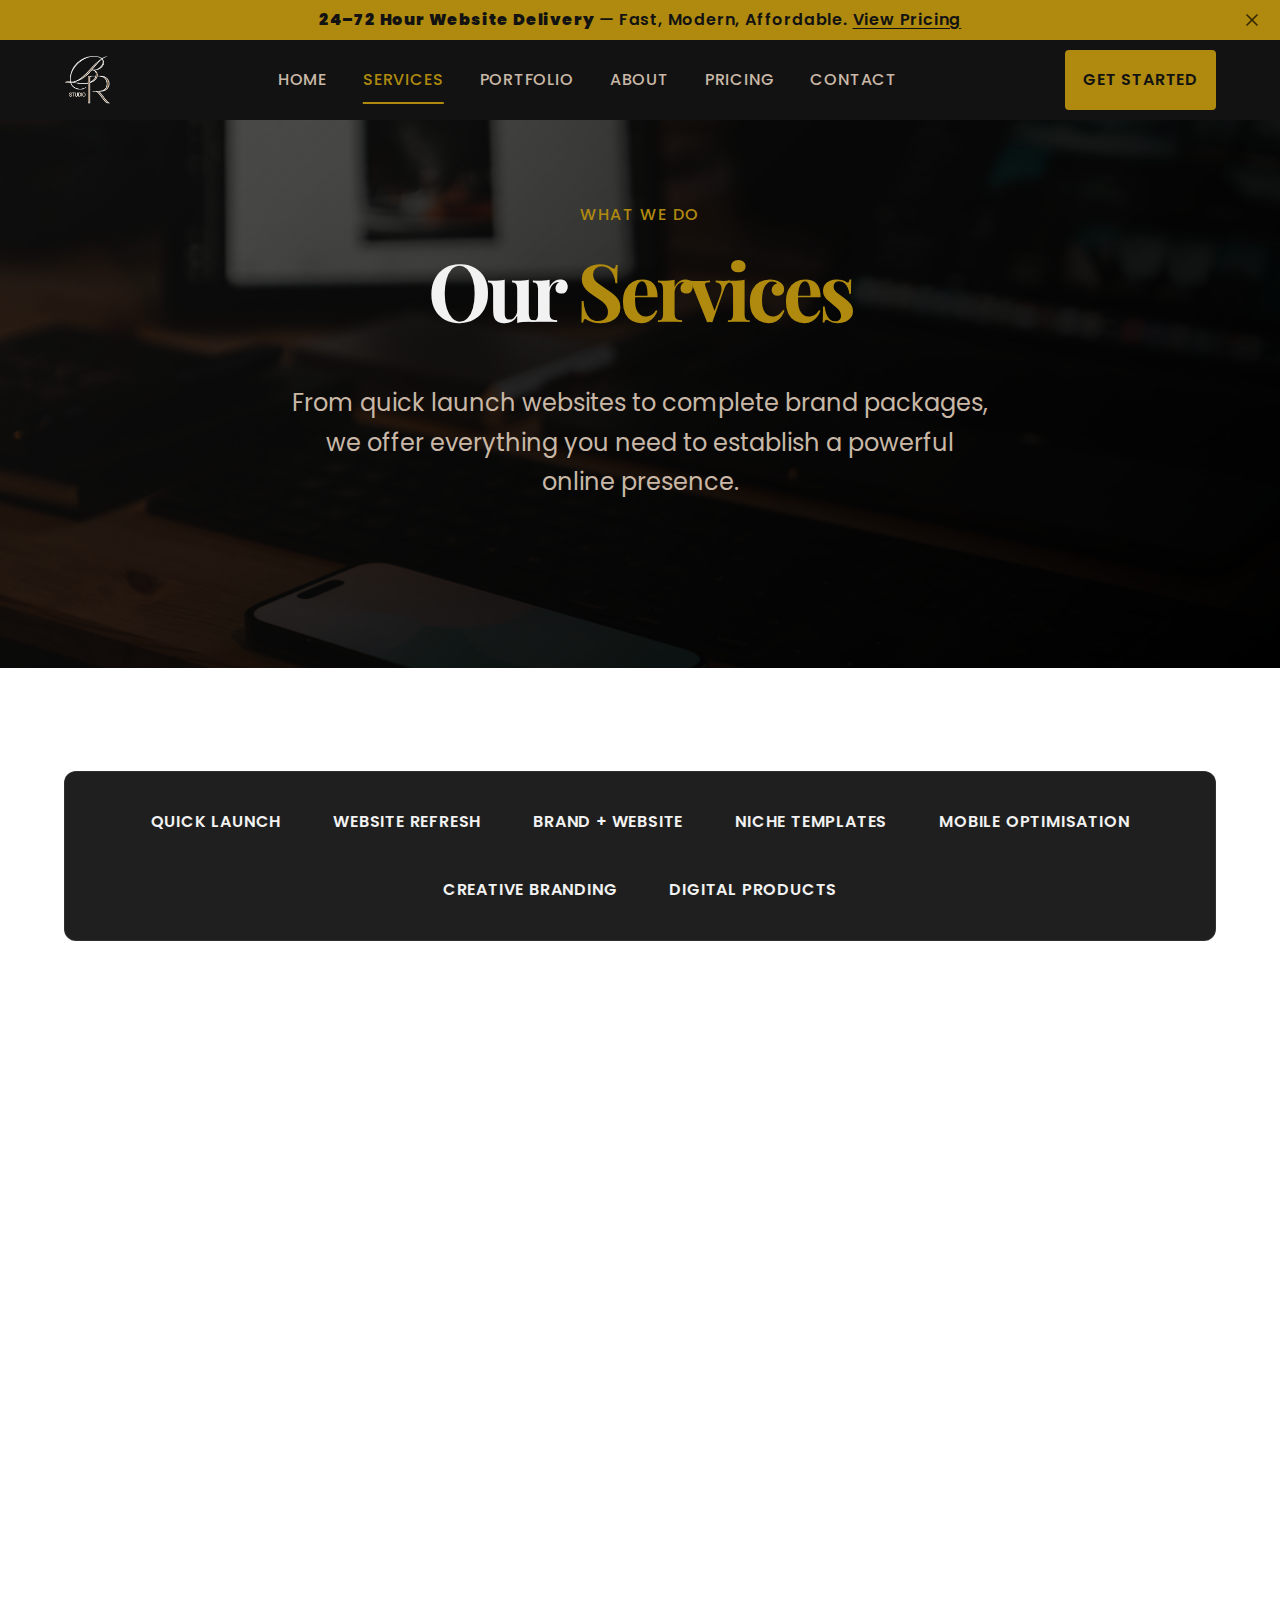
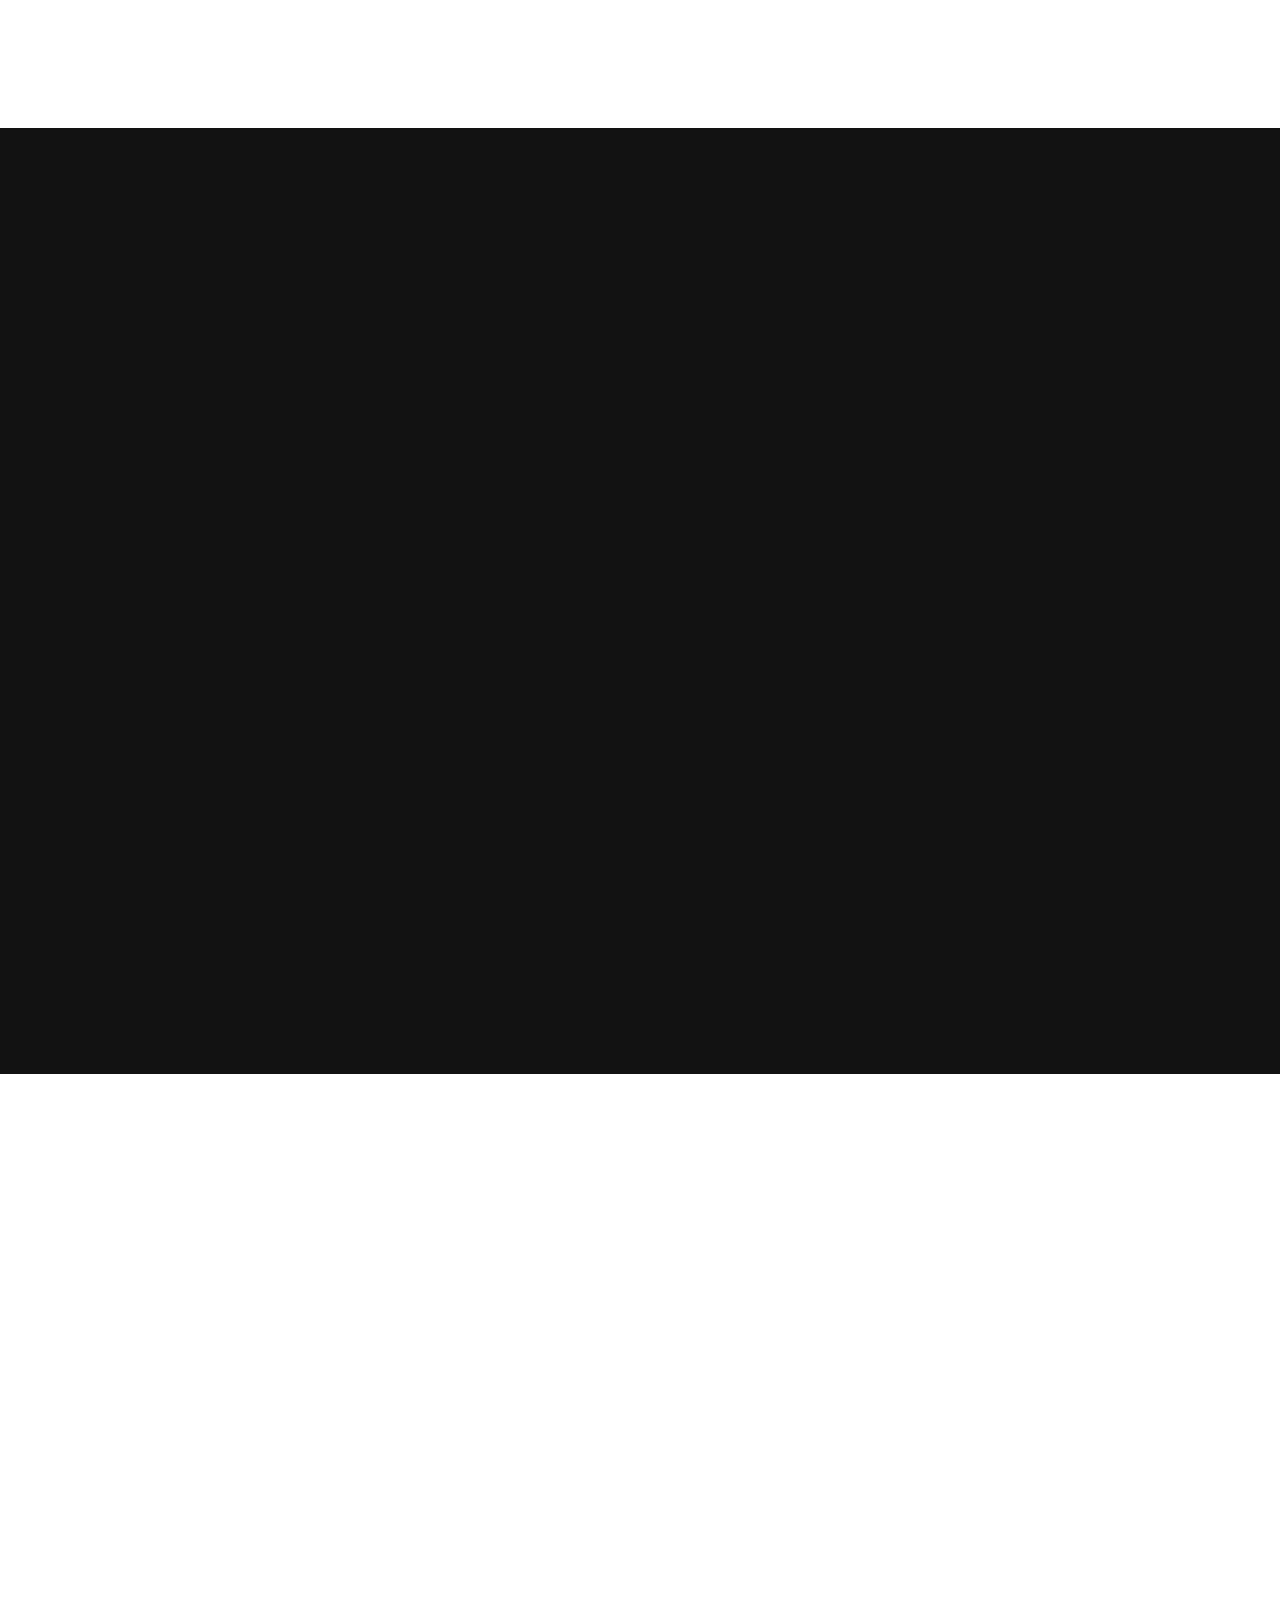
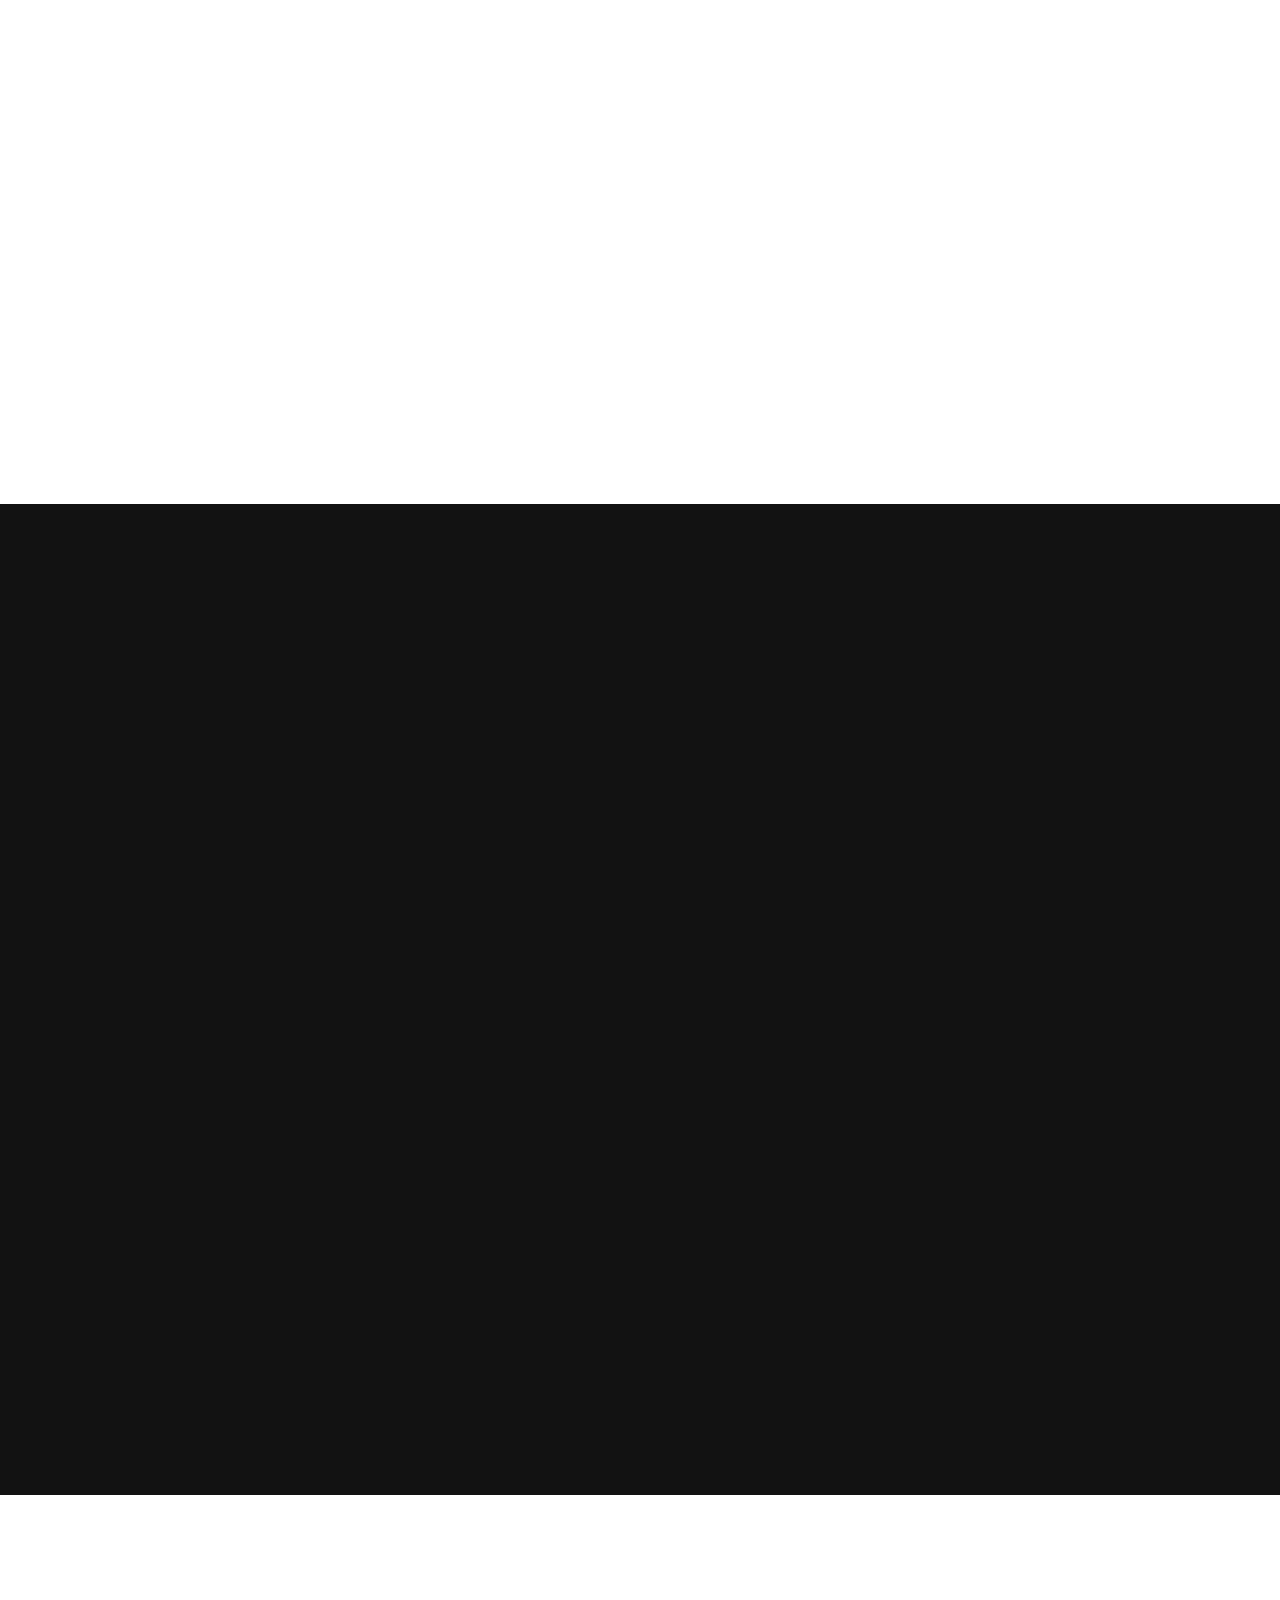
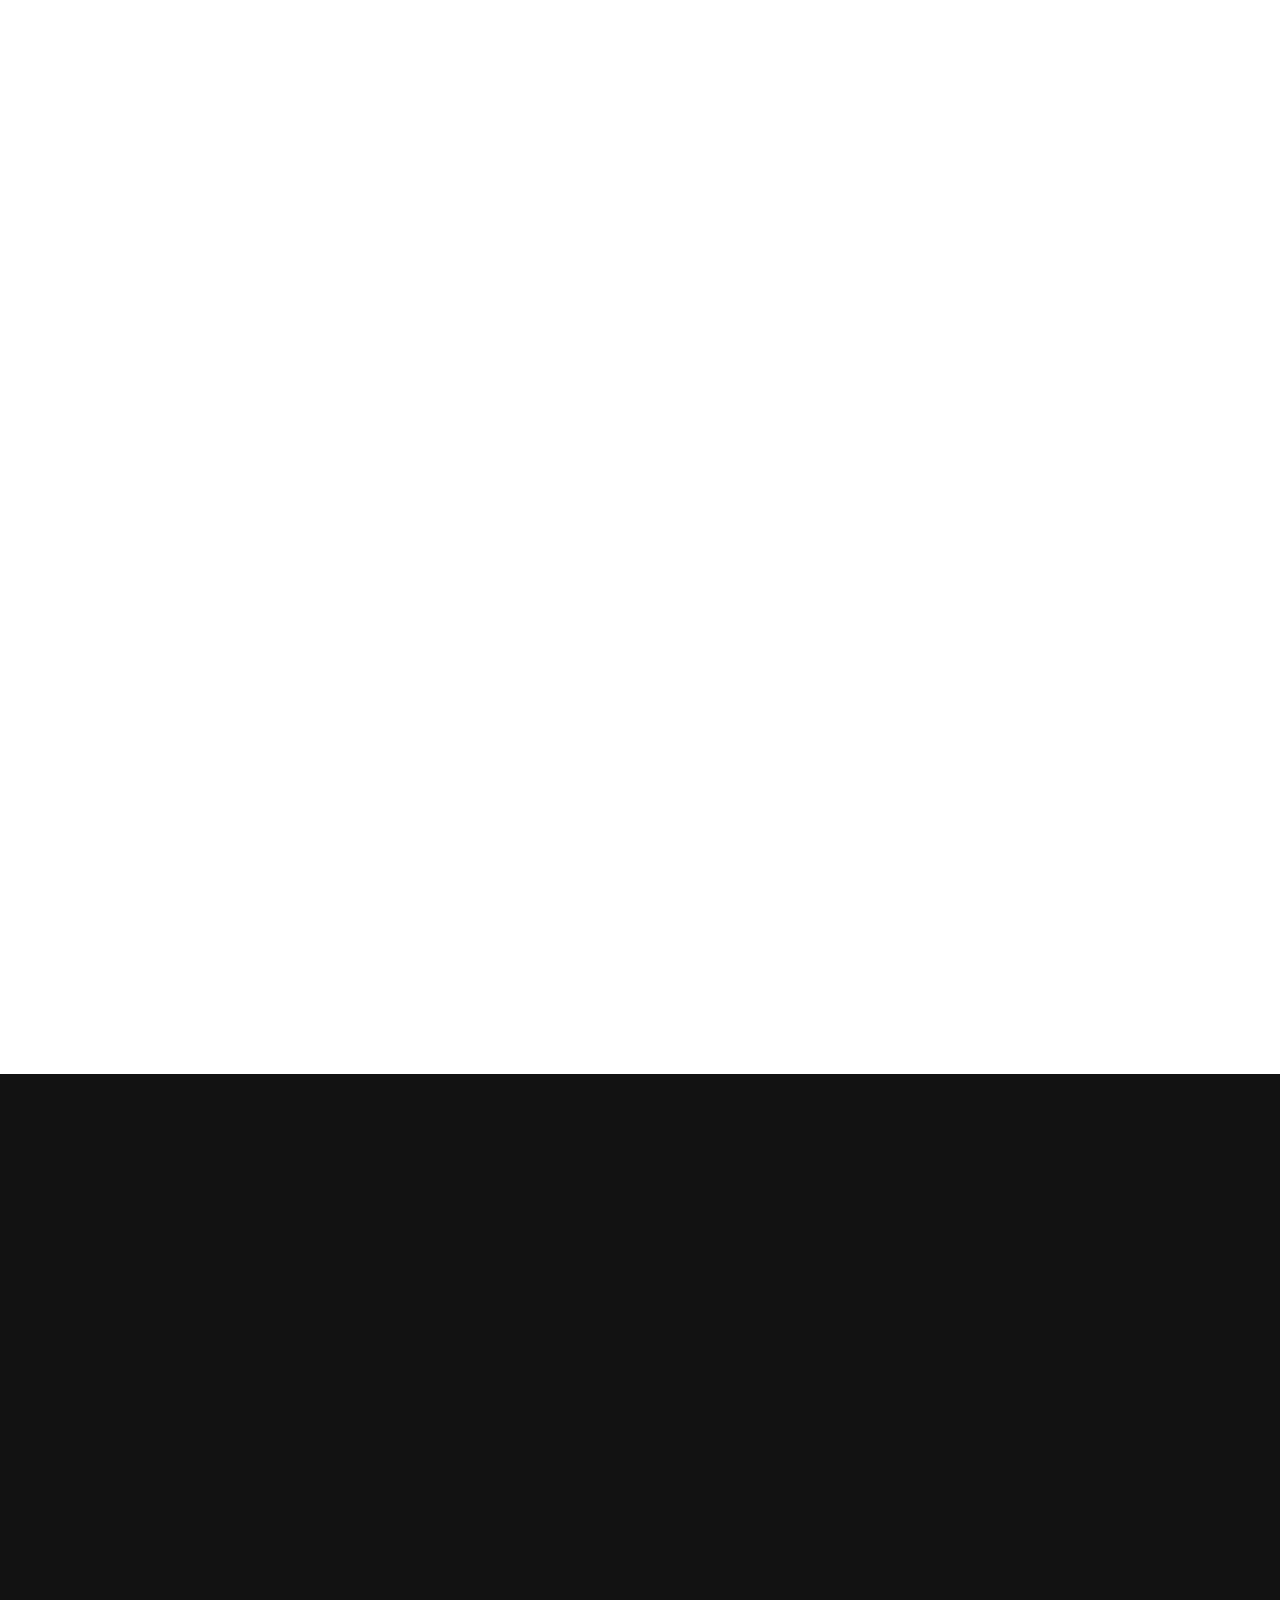
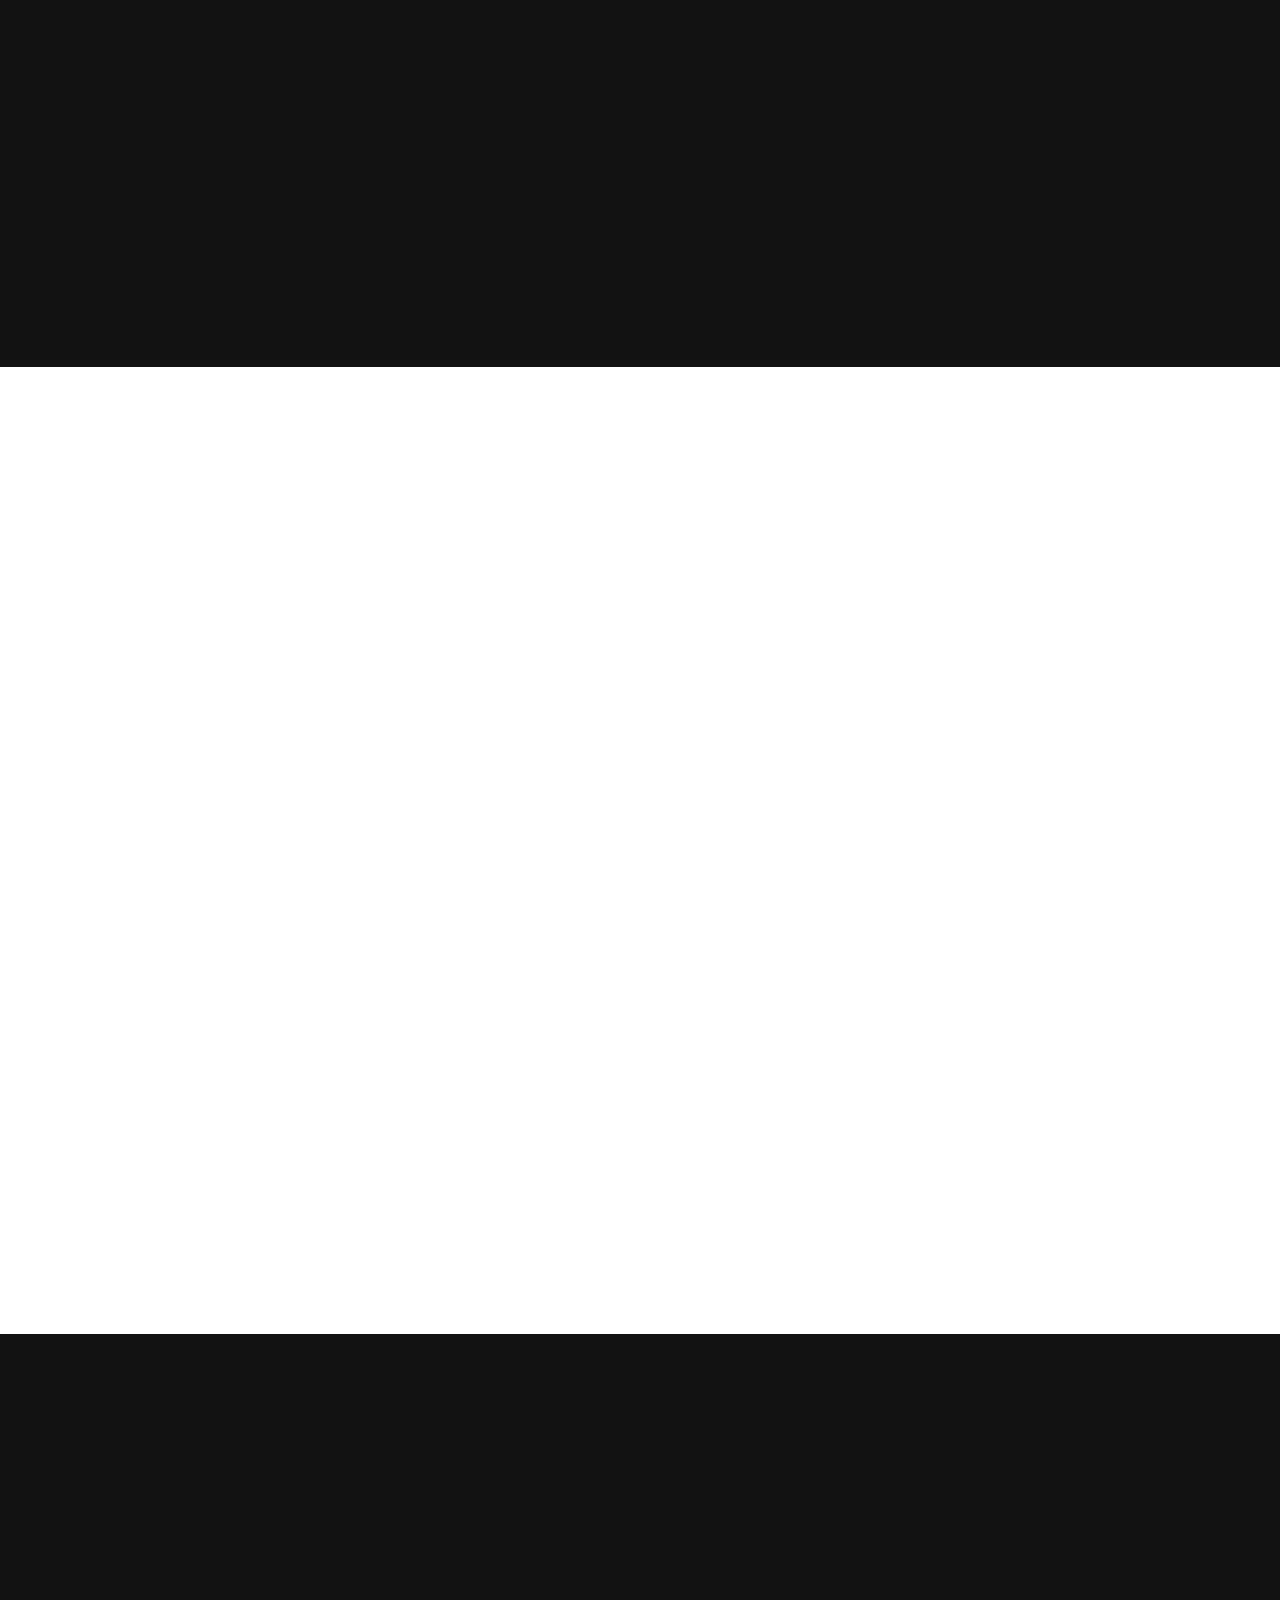
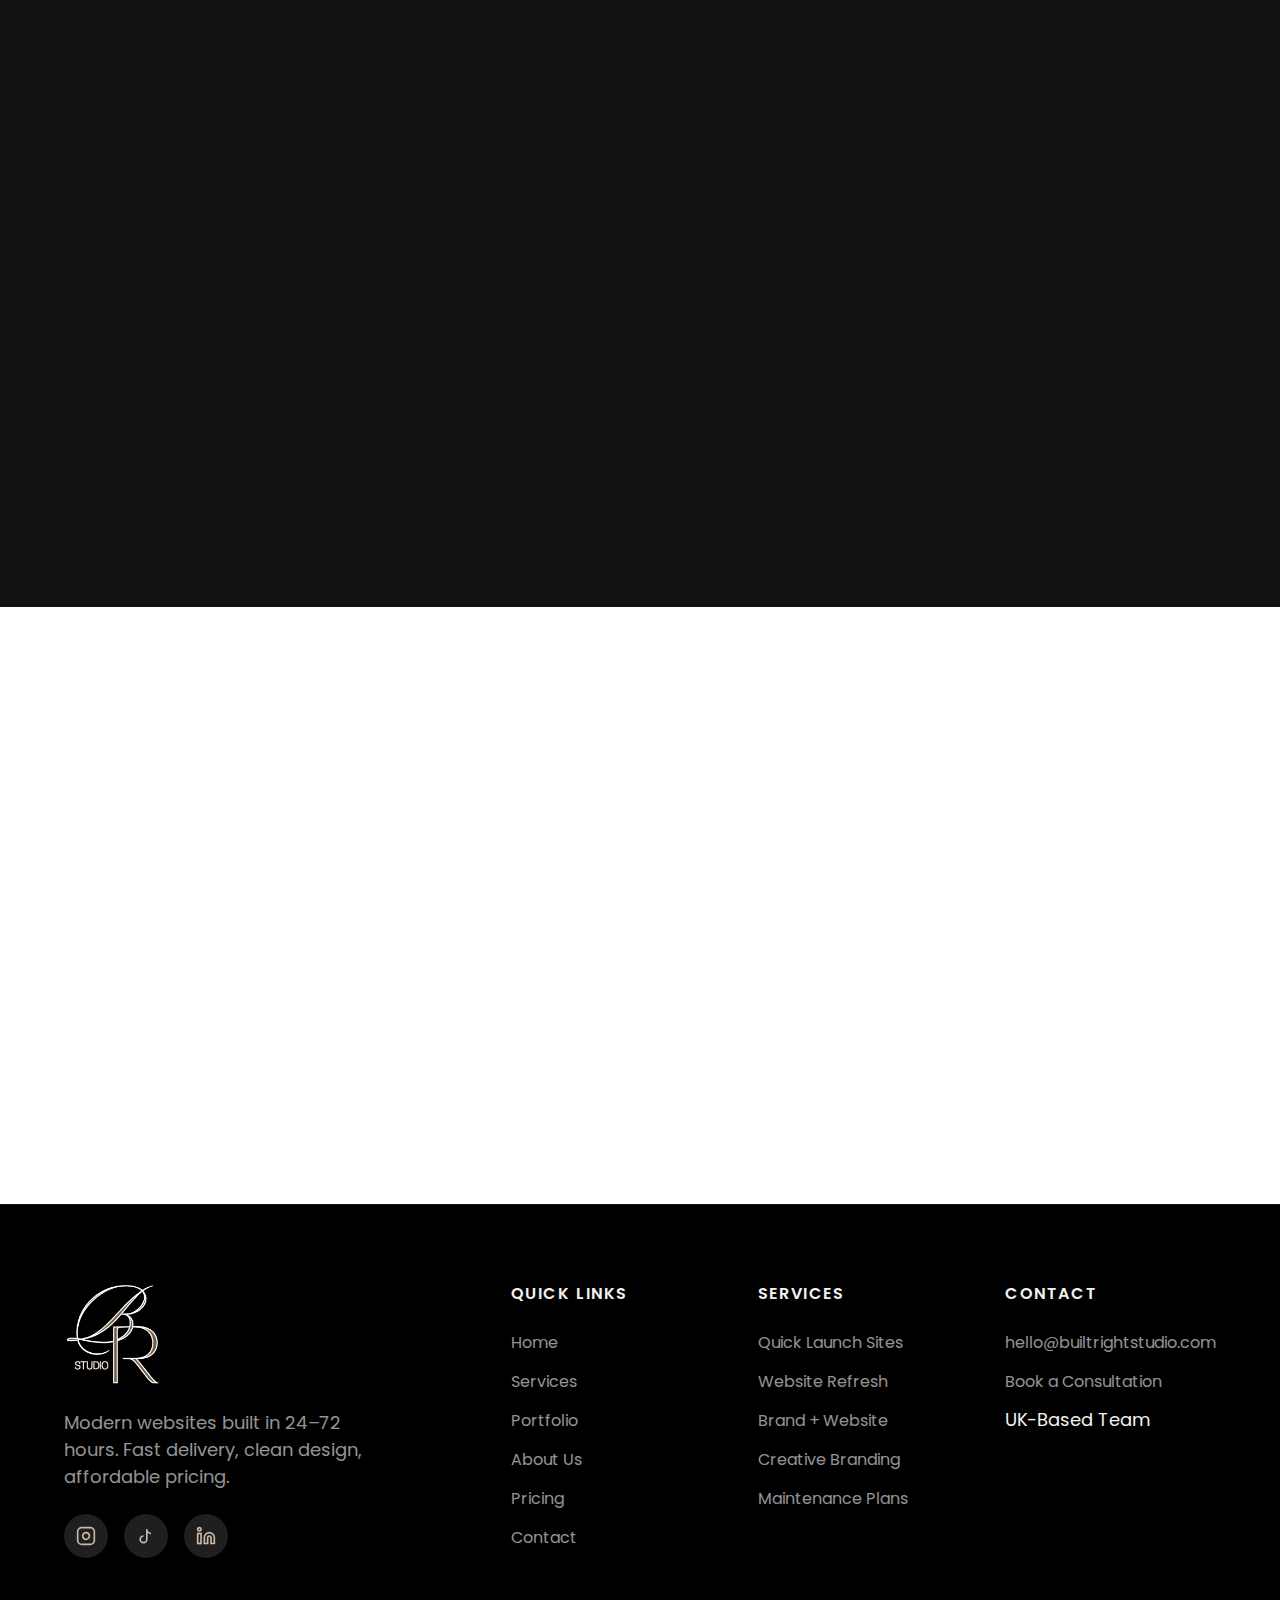
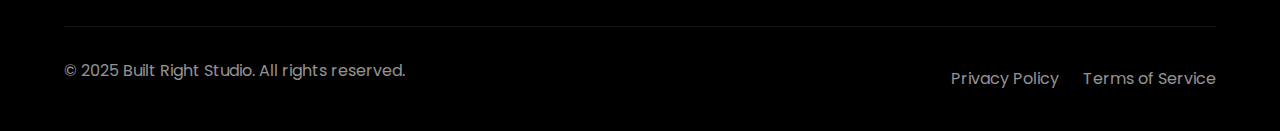
<file: services.html>
<!DOCTYPE html>
<html lang="en">
<head>
  <meta charset="UTF-8">
  <meta name="viewport" content="width=device-width, initial-scale=1.0">
  <meta name="description" content="Built Right Studio Services - Quick launch websites, website refresh, branding bundles, niche templates, and more. Fast delivery, premium quality.">
  <meta name="keywords" content="web design services, website packages, branding services, quick websites, UK web design">
  <meta name="author" content="Built Right Studio">
  
  <!-- Open Graph / Social Media -->
  <meta property="og:type" content="website">
  <meta property="og:url" content="https://builtrrightstudio.com/services">
  <meta property="og:title" content="Our Services | Built Right Studio">
  <meta property="og:description" content="Quick launch websites, branding bundles, and more. Premium web design delivered in 24-72 hours.">
  
  <!-- Favicon -->
  <link rel="icon" type="image/png" sizes="32x32" href="assets/images/favicon32.png">
  <link rel="icon" type="image/png" sizes="16x16" href="assets/images/favicon16.png">
  <link rel="apple-touch-icon" sizes="180x180" href="assets/images/favicon180.png">
  
  <!-- Google Fonts -->
  <link rel="preconnect" href="https://fonts.googleapis.com">
  <link rel="preconnect" href="https://fonts.gstatic.com" crossorigin>
  <link href="https://fonts.googleapis.com/css2?family=Playfair+Display:ital,wght@0,400;0,500;0,600;0,700;1,400;1,500&family=Poppins:wght@300;400;500;600;700&display=swap" rel="stylesheet">
  
  <!-- Stylesheet -->
  <link rel="stylesheet" href="css/styles.css">
  
  <title>Our Services | Built Right Studio</title>
</head>
<body class="has-announcement">

  <!-- ============================================
       ANNOUNCEMENT BAR
       ============================================ -->
  <div class="announcement-bar">
    <span><strong>24–72 Hour Website Delivery</strong> — Fast, Modern, Affordable. <a href="pricing.html">View Pricing</a></span>
    <button class="announcement-close" aria-label="Close announcement">
      <svg width="20" height="20" viewBox="0 0 24 24" fill="none" stroke="currentColor" stroke-width="2" stroke-linecap="round" stroke-linejoin="round">
        <line x1="18" y1="6" x2="6" y2="18"></line>
        <line x1="6" y1="6" x2="18" y2="18"></line>
      </svg>
    </button>
  </div>

  <!-- ============================================
       HEADER / NAVIGATION
       ============================================ -->
  <header class="header has-announcement">
    <div class="header-inner">
      <!-- Logo -->
      <a href="index.html" class="logo">
        <img src="assets/images/logo3.png" alt="Built Right Studio">
      </a>
      
      <!-- Main Navigation -->
      <nav class="nav-main" role="navigation" aria-label="Main navigation">
        <a href="index.html" class="nav-link">Home</a>
        <a href="services.html" class="nav-link active">Services</a>
        <a href="portfolio.html" class="nav-link">Portfolio</a>
        <a href="about.html" class="nav-link">About</a>
        <a href="pricing.html" class="nav-link">Pricing</a>
        <a href="contact.html" class="nav-link">Contact</a>
      </nav>
      
      <!-- Header CTA -->
      <div class="header-cta">
        <a href="contact.html" class="btn btn-primary">Get Started</a>
        
        <!-- Mobile Toggle -->
        <button class="mobile-toggle" aria-label="Toggle menu" aria-expanded="false">
          <span></span>
        </button>
      </div>
    </div>
    
    <!-- Mobile Navigation -->
    <nav class="nav-mobile" role="navigation" aria-label="Mobile navigation">
      <a href="index.html" class="nav-link">Home</a>
      <a href="services.html" class="nav-link active">Services</a>
      <a href="portfolio.html" class="nav-link">Portfolio</a>
      <a href="about.html" class="nav-link">About</a>
      <a href="pricing.html" class="nav-link">Pricing</a>
      <a href="contact.html" class="nav-link">Contact</a>
      <a href="contact.html" class="btn btn-primary" style="margin-top: var(--space-6);">Get Started</a>
    </nav>
  </header>

  <!-- ============================================
       MAIN CONTENT
       ============================================ -->
  <main>

    <!-- ============================================
         PAGE HERO
         ============================================ -->
    <section class="section section-dark" style="padding-top: var(--space-20); background: linear-gradient(135deg, rgba(0, 0, 0, 0.6) 0%, var(--color-black-pure) 100%), url('assets/images/a8.jpg') center / cover no-repeat;">
      <div class="container">
        <div class="section-header reveal">
          <span class="overline">What We Do</span>
          <h1 class="display-2">Our <span class="text-gold">Services</span></h1>
          <p class="lead">From quick launch websites to complete brand packages, we offer everything you need to establish a powerful online presence.</p>
        </div>
      </div>
    </section>

    <!-- ============================================
         SERVICES OVERVIEW GRID
         ============================================ -->
    <section class="section section-white">
      <div class="container">
        <!-- Quick Navigation -->
        <div class="reveal" style="margin-bottom: var(--space-12);">
          <div class="card" style="padding: var(--space-6); display: flex; flex-wrap: wrap; justify-content: center; gap: var(--space-4);">
            <a href="#quick-launch" class="btn btn-ghost">Quick Launch</a>
            <a href="#refresh" class="btn btn-ghost">Website Refresh</a>
            <a href="#bundle" class="btn btn-ghost">Brand + Website</a>
            <a href="#templates" class="btn btn-ghost">Niche Templates</a>
            <a href="#mobile" class="btn btn-ghost">Mobile Optimisation</a>
            <a href="#branding" class="btn btn-ghost">Creative Branding</a>
            <a href="#digital" class="btn btn-ghost">Digital Products</a>
          </div>
        </div>

        <!-- Services Grid Overview -->
        <div class="grid grid-cols-3 gap-8" data-stagger>
          <!-- Quick Launch -->
          <a href="#quick-launch" class="card service-card reveal" style="text-decoration: none;">
            <div class="icon">
              <svg viewBox="0 0 24 24" fill="none" stroke="currentColor" stroke-width="1.5">
                <polygon points="13 2 3 14 12 14 11 22 21 10 12 10 13 2"></polygon>
              </svg>
            </div>
            <h4 class="card-title">Quick Launch Websites</h4>
            <p>3–5 page websites built in 24–72 hours.</p>
            <span class="text-gold text-sm">From £350</span>
          </a>
          
          <!-- Website Refresh -->
          <a href="#refresh" class="card service-card reveal" style="text-decoration: none;">
            <div class="icon">
              <svg viewBox="0 0 24 24" fill="none" stroke="currentColor" stroke-width="1.5">
                <path d="M21.5 2v6h-6M2.5 22v-6h6M2 11.5a10 10 0 0 1 18.8-4.3M22 12.5a10 10 0 0 1-18.8 4.2"></path>
              </svg>
            </div>
            <h4 class="card-title">Website Refresh</h4>
            <p>Modernise your existing site with updated design.</p>
            <span class="text-gold text-sm">From £300</span>
          </a>
          
          <!-- Brand + Website -->
          <a href="#bundle" class="card service-card reveal" style="text-decoration: none;">
            <div class="icon">
              <svg viewBox="0 0 24 24" fill="none" stroke="currentColor" stroke-width="1.5">
                <rect x="3" y="3" width="18" height="18" rx="2" ry="2"></rect>
                <circle cx="8.5" cy="8.5" r="1.5"></circle>
                <polyline points="21 15 16 10 5 21"></polyline>
              </svg>
            </div>
            <h4 class="card-title">Brand + Website Bundle</h4>
            <p>Complete package with logo, branding & website.</p>
            <span class="text-gold text-sm">From £600</span>
          </a>
          
          <!-- Niche Templates -->
          <a href="#templates" class="card service-card reveal" style="text-decoration: none;">
            <div class="icon">
              <svg viewBox="0 0 24 24" fill="none" stroke="currentColor" stroke-width="1.5">
                <rect x="3" y="3" width="7" height="7"></rect>
                <rect x="14" y="3" width="7" height="7"></rect>
                <rect x="14" y="14" width="7" height="7"></rect>
                <rect x="3" y="14" width="7" height="7"></rect>
              </svg>
            </div>
            <h4 class="card-title">Niche Templates</h4>
            <p>Industry-specific designs ready to customise.</p>
            <span class="text-gold text-sm">From £250</span>
          </a>
          
          <!-- Mobile Optimisation -->
          <a href="#mobile" class="card service-card reveal" style="text-decoration: none;">
            <div class="icon">
              <svg viewBox="0 0 24 24" fill="none" stroke="currentColor" stroke-width="1.5">
                <rect x="5" y="2" width="14" height="20" rx="2" ry="2"></rect>
                <line x1="12" y1="18" x2="12.01" y2="18"></line>
              </svg>
            </div>
            <h4 class="card-title">Mobile Optimisation</h4>
            <p>Make your site perfect on every device.</p>
            <span class="text-gold text-sm">From £150</span>
          </a>
          
          <!-- Creative Branding -->
          <a href="#branding" class="card service-card reveal" style="text-decoration: none;">
            <div class="icon">
              <svg viewBox="0 0 24 24" fill="none" stroke="currentColor" stroke-width="1.5">
                <circle cx="13.5" cy="6.5" r="2.5"></circle>
                <path d="M17 3a2.83 2.83 0 0 1 4 4L7.5 20.5 2 22l1.5-5.5L17 3z"></path>
              </svg>
            </div>
            <h4 class="card-title">Creative Branding</h4>
            <p>Logo, colours, fonts & visual identity.</p>
            <span class="text-gold text-sm">From £200</span>
          </a>
        </div>
      </div>
    </section>

    <!-- ============================================
         QUICK LAUNCH WEBSITES - DETAILED
         ============================================ -->
    <section id="quick-launch" class="section section-dark">
      <div class="container">
        <div class="section-header reveal">
            <span class="overline">Fast Websites</span>
            <h2 style="color: var(--color-white);">Quick Launch <span class="text-gold">Websites</span></h2>
            <p class="lead">
              Need a professional website in a hurry? Our Quick Launch service delivers a complete site in as little as 24 hours.
            </p>
        </div>
        <div class="grid grid-cols-2 gap-16 items-center" style="gap: var(--space-20); align-items: self-start;">
          <!-- Content -->
          <div class="reveal">
            <p>
              Perfect for small businesses, startups, and entrepreneurs who need to establish their online presence quickly without sacrificing quality. Every site is custom-designed, mobile-responsive, and optimised for performance.
            </p>
            
            <div class="feature-list" style="margin-top: var(--space-8);">
              <div class="feature-item">
                <svg class="feature-icon" viewBox="0 0 24 24" fill="none" stroke="currentColor" stroke-width="2">
                  <polyline points="20 6 9 17 4 12"></polyline>
                </svg>
                <span class="feature-text">3 – 5 custom-designed pages</span>
              </div>
              <div class="feature-item">
                <svg class="feature-icon" viewBox="0 0 24 24" fill="none" stroke="currentColor" stroke-width="2">
                  <polyline points="20 6 9 17 4 12"></polyline>
                </svg>
                <span class="feature-text">Fully mobile responsive design</span>
              </div>
              <div class="feature-item">
                <svg class="feature-icon" viewBox="0 0 24 24" fill="none" stroke="currentColor" stroke-width="2">
                  <polyline points="20 6 9 17 4 12"></polyline>
                </svg>
                <span class="feature-text">Contact form integration</span>
              </div>
              <div class="feature-item">
                <svg class="feature-icon" viewBox="0 0 24 24" fill="none" stroke="currentColor" stroke-width="2">
                  <polyline points="20 6 9 17 4 12"></polyline>
                </svg>
                <span class="feature-text">Basic SEO setup</span>
              </div>
              <div class="feature-item">
                <svg class="feature-icon" viewBox="0 0 24 24" fill="none" stroke="currentColor" stroke-width="2">
                  <polyline points="20 6 9 17 4 12"></polyline>
                </svg>
                <span class="feature-text">Social media links</span>
              </div>
              <div class="feature-item">
                <svg class="feature-icon" viewBox="0 0 24 24" fill="none" stroke="currentColor" stroke-width="2">
                  <polyline points="20 6 9 17 4 12"></polyline>
                </svg>
                <span class="feature-text">2 rounds of revisions</span>
              </div>
            </div>
            
            <div class="btn-group" style="margin-top: var(--space-8);">
              <a href="contact.html" class="btn btn-primary">Get Started — From £350</a>
              <a href="portfolio.html" class="btn btn-outline">See Examples</a>
            </div>
          </div>
          
          <!-- Visual / Info Card -->
          <div class="reveal" style="animation-delay: 200ms;">
            <div class="card card-gold" style="padding: var(--space-10);">
              <div class="text-center" style="margin-bottom: var(--space-8);">
                <div style="font-size: var(--text-4xl); font-weight: var(--font-bold); color: var(--color-soft-gold); line-height: 1;">24 - 72h</div>
                <div class="text-muted">Delivery Time</div>
              </div>
              
              <div class="divider-gold"></div>
              
              <div style="margin-top: var(--space-8);">
                <h5 style="margin-bottom: var(--space-4);">Ideal For:</h5>
                <ul style="display: flex; flex-direction: column; gap: var(--space-3);">
                  <li style="display: flex; align-items: center; gap: var(--space-3);">
                    <svg width="16" height="16" viewBox="0 0 24 24" fill="none" stroke="var(--color-soft-gold)" stroke-width="2">
                      <polyline points="20 6 9 17 4 12"></polyline>
                    </svg>
                    <span class="text-secondary">Small businesses</span>
                  </li>
                  <li style="display: flex; align-items: center; gap: var(--space-3);">
                    <svg width="16" height="16" viewBox="0 0 24 24" fill="none" stroke="var(--color-soft-gold)" stroke-width="2">
                      <polyline points="20 6 9 17 4 12"></polyline>
                    </svg>
                    <span class="text-secondary">Startups launching quickly</span>
                  </li>
                  <li style="display: flex; align-items: center; gap: var(--space-3);">
                    <svg width="16" height="16" viewBox="0 0 24 24" fill="none" stroke="var(--color-soft-gold)" stroke-width="2">
                      <polyline points="20 6 9 17 4 12"></polyline>
                    </svg>
                    <span class="text-secondary">Freelancers & consultants</span>
                  </li>
                  <li style="display: flex; align-items: center; gap: var(--space-3);">
                    <svg width="16" height="16" viewBox="0 0 24 24" fill="none" stroke="var(--color-soft-gold)" stroke-width="2">
                      <polyline points="20 6 9 17 4 12"></polyline>
                    </svg>
                    <span class="text-secondary">Local service providers</span>
                  </li>
                  <li style="display: flex; align-items: center; gap: var(--space-3);">
                    <svg width="16" height="16" viewBox="0 0 24 24" fill="none" stroke="var(--color-soft-gold)" stroke-width="2">
                      <polyline points="20 6 9 17 4 12"></polyline>
                    </svg>
                    <span class="text-secondary">Event or campaign sites</span>
                  </li>
                </ul>
              </div>
            </div>
          </div>
        </div>
      </div>
    </section>

    <!-- ============================================
         WEBSITE REFRESH - DETAILED
         ============================================ -->
    <section id="refresh" class="section section-white">
      <div class="container">
        <div class="section-header reveal">
            <span class="overline">Modernisation</span>
            <h2 style="color: var(--color-charcoal-black);">Website <span class="text-gold">Refresh</span></h2>
            <p class="lead" style="color: var(--text-secondary2);">
              Your website might be outdated, slow, or not mobile-friendly. We'll transform it into a modern, high-performing site.
            </p>
        </div>
        <div class="grid grid-cols-2 gap-16 items-center" style="gap: var(--space-20); align-items: self-start;">
          <!-- Visual -->
          <div class="reveal">
            <div class="card" style="padding: var(--space-10); text-align: center;">
              <div style="display: flex; justify-content: center; gap: var(--space-8); margin-bottom: var(--space-8);">
                <!-- Before -->
                <div>
                  <div style="width: 140px; height: 180px; background: url(assets/images/b1.png) center / cover no-repeat; border-radius: var(--radius-md); display: flex; align-items: center; justify-content: center; margin-bottom: var(--space-3);">
                    <!-- <span class="text-muted text-sm">Old Site</span> -->
                  </div>
                  <span class="text-muted text-sm">Before</span>
                </div>
                
                <!-- Arrow -->
                <div style="display: flex; align-items: center;">
                  <svg width="32" height="32" viewBox="0 0 24 24" fill="none" stroke="var(--color-soft-gold)" stroke-width="2">
                    <line x1="5" y1="12" x2="19" y2="12"></line>
                    <polyline points="12 5 19 12 12 19"></polyline>
                  </svg>
                </div>
                
                <!-- After -->
                <div>
                  <div style="width: 140px; height: 180px; background: url(assets/images/ba1.png) center / cover no-repeat; border: 1px solid var(--color-soft-gold); border-radius: var(--radius-md); display: flex; align-items: center; justify-content: center; margin-bottom: var(--space-3);">
                    <!-- <span class="text-gold text-sm">Modern</span> -->
                  </div>
                  <span class="text-gold text-sm">After</span>
                </div>
              </div>
              
              <div class="divider"></div>
              
              <div class="stats-grid" style="grid-template-columns: repeat(3, 1fr); margin-top: var(--space-6);">
                <div class="stat-item" style="padding: var(--space-4);">
                  <div class="stat-number" style="font-size: var(--text-3xl);" data-counter="60" data-suffix="%">0%</div>
                  <div class="stat-label" style="font-size: var(--text-xs);">Faster Load</div>
                </div>
                <div class="stat-item" style="padding: var(--space-4);">
                  <div class="stat-number" style="font-size: var(--text-3xl);" data-counter="100" data-suffix="%">0%</div>
                  <div class="stat-label" style="font-size: var(--text-xs);">Mobile Ready</div>
                </div>
                <div class="stat-item" style="padding: var(--space-4);">
                  <div class="stat-number" style="font-size: var(--text-3xl);" data-counter="2" data-suffix="x">0x</div>
                  <div class="stat-label" style="font-size: var(--text-xs);">More Leads</div>
                </div>
              </div>
            </div>
          </div>
          
          <!-- Content -->
          <div class="reveal" style="animation-delay: 200ms;">
            <p style="color: var(--text-secondary2);">
              Keep your existing content and domain while we overhaul the design, improve performance, and ensure your site works beautifully on all devices. It's like getting a brand new website without starting from scratch.
            </p>
            
            <div class="feature-list" style="margin-top: var(--space-8);">
              <div class="feature-item">
                <svg class="feature-icon" viewBox="0 0 24 24" fill="none" stroke="currentColor" stroke-width="2">
                  <polyline points="20 6 9 17 4 12"></polyline>
                </svg>
                <span class="feature-text text-dark-gray2">Modern, clean design overhaul</span>
              </div>
              <div class="feature-item">
                <svg class="feature-icon" viewBox="0 0 24 24" fill="none" stroke="currentColor" stroke-width="2">
                  <polyline points="20 6 9 17 4 12"></polyline>
                </svg>
                <span class="feature-text text-dark-gray2">Mobile responsiveness fixes</span>
              </div>
              <div class="feature-item">
                <svg class="feature-icon" viewBox="0 0 24 24" fill="none" stroke="currentColor" stroke-width="2">
                  <polyline points="20 6 9 17 4 12"></polyline>
                </svg>
                <span class="feature-text text-dark-gray2">Performance optimisation</span>
              </div>
              <div class="feature-item">
                <svg class="feature-icon" viewBox="0 0 24 24" fill="none" stroke="currentColor" stroke-width="2">
                  <polyline points="20 6 9 17 4 12"></polyline>
                </svg>
                <span class="feature-text text-dark-gray2">Content migration included</span>
              </div>
              <div class="feature-item">
                <svg class="feature-icon" viewBox="0 0 24 24" fill="none" stroke="currentColor" stroke-width="2">
                  <polyline points="20 6 9 17 4 12"></polyline>
                </svg>
                <span class="feature-text text-dark-gray2">SEO preservation & improvement</span>
              </div>
            </div>
            
            <div class="btn-group" style="margin-top: var(--space-8);">
              <a href="contact.html" class="btn btn-primary">Refresh My Site — From £300</a>
            </div>
          </div>
        </div>
      </div>
    </section>

    <!-- ============================================
         BRAND + WEBSITE BUNDLE - DETAILED
         ============================================ -->
    <section id="bundle" class="section section-dark">
      <div class="container">
        <div class="section-header reveal">
          <span class="overline">Complete Package</span>
          <h2>Brand + Website <span class="text-gold">Bundle</span></h2>
          <p class="lead">
            Starting fresh? Get everything you need to launch your brand and online presence in one complete package.
          </p>
        </div>
        <div class="grid grid-cols-2 gap-16 items-center" style="gap: var(--space-20); align-items: self-start;">
          <!-- Content -->
          <div class="reveal">
            <p>
              This is our most popular service. We create your visual identity from scratch — logo, colours, typography — then build a stunning website that brings it all to life. Perfect for new businesses or those ready for a complete rebrand.
            </p>
            
            <div style="display: grid; grid-template-columns: repeat(2, 1fr); gap: var(--space-6); margin-top: var(--space-8);">
              <!-- Branding -->
              <div class="card" style="padding: var(--space-6);">
                <h5 style="color: var(--color-soft-gold); margin-bottom: var(--space-4);">Branding</h5>
                <ul style="display: flex; flex-direction: column; gap: var(--space-2);">
                  <li class="text-sm text-secondary">✓ Custom logo design</li>
                  <li class="text-sm text-secondary">✓ Colour palette</li>
                  <li class="text-sm text-secondary">✓ Typography selection</li>
                  <li class="text-sm text-secondary">✓ Brand guidelines</li>
                  <li class="text-sm text-secondary">✓ Social media kit</li>
                </ul>
              </div>
              
              <!-- Website -->
              <div class="card" style="padding: var(--space-6);">
                <h5 style="color: var(--color-soft-gold); margin-bottom: var(--space-4);">Website</h5>
                <ul style="display: flex; flex-direction: column; gap: var(--space-2);">
                  <li class="text-sm text-secondary">✓ 5–7 custom pages</li>
                  <li class="text-sm text-secondary">✓ Mobile responsive</li>
                  <li class="text-sm text-secondary">✓ Contact form</li>
                  <li class="text-sm text-secondary">✓ SEO optimised</li>
                  <li class="text-sm text-secondary">✓ 3 revisions</li>
                </ul>
              </div>
            </div>
            
            <div class="btn-group" style="margin-top: var(--space-8);">
              <a href="contact.html" class="btn btn-primary">Get the Bundle — From £600</a>
              <a href="portfolio.html" class="btn btn-outline">See Examples</a>
            </div>
          </div>
          
          <!-- Visual -->
          <div class="reveal" style="animation-delay: 200ms;">
            <div class="card card-gold" style="padding: var(--space-10);">
              <div class="text-center">
                <span class="badge badge-gold" style="margin-bottom: var(--space-4);">Most Popular</span>
                <h3 style="margin-bottom: var(--space-2);">Complete Brand Launch</h3>
                <div style="font-size: var(--text-4xl); font-weight: var(--font-bold); color: var(--color-soft-gold); margin: var(--space-4) 0;">£600 – £800</div>
                <p class="text-muted">Everything you need to launch</p>
              </div>
              
              <div class="divider-gold" style="margin: var(--space-8) 0;"></div>
              
              <div style="display: flex; justify-content: space-around; text-align: center;">
                <div>
                  <div style="font-size: var(--text-2xl); font-weight: var(--font-bold); color: var(--text-primary);">48 - 72h</div>
                  <div class="text-muted text-sm">Delivery</div>
                </div>
                <div>
                  <div style="font-size: var(--text-2xl); font-weight: var(--font-bold); color: var(--text-primary);">2 - in - 1</div>
                  <div class="text-muted text-sm">Services</div>
                </div>
                <div>
                  <div style="font-size: var(--text-2xl); font-weight: var(--font-bold); color: var(--text-primary);">100%</div>
                  <div class="text-muted text-sm">Custom</div>
                </div>
              </div>
            </div>
          </div>
        </div>
      </div>
    </section>

    <!-- ============================================
         NICHE TEMPLATES - DETAILED
         ============================================ -->
    <section id="templates" class="section section-white">
      <div class="container">
        <!-- Section Header -->
        <div class="section-header reveal">
          <span class="overline">Ready-Made</span>
          <h2 style="color: var(--color-charcoal-black);">Niche <span class="text-gold">Templates</span></h2>
          <p style="color: var(--text-secondary2);">Industry-specific designs that we customise for your brand. Faster setup, lower cost, same quality.</p>
        </div>
        
        <!-- Templates Grid -->
        <div class="grid grid-cols-4 gap-6" data-stagger>
          <!-- Law Firms -->
          <div class="card reveal" style="padding: 0; overflow: hidden;">
            <div style="height: 120px; background: linear-gradient(135deg, #1a1a2e 0%, #16213e 100%); display: flex; align-items: center; justify-content: center;">
              <svg width="40" height="40" viewBox="0 0 24 24" fill="none" stroke="var(--color-soft-gold)" stroke-width="1">
                <path d="M12 1L3 5v6c0 5.55 3.84 10.74 9 12 5.16-1.26 9-6.45 9-12V5l-9-4z"></path>
              </svg>
            </div>
            <div style="padding: var(--space-6);">
              <h5>Law Firms</h5>
              <p class="text-sm text-muted" style="margin-bottom: var(--space-4);">Professional, trustworthy</p>
              <span class="text-gold text-sm">From £350</span>
            </div>
          </div>
          
          <!-- Fitness -->
          <div class="card reveal" style="padding: 0; overflow: hidden;">
            <div style="height: 120px; background: linear-gradient(135deg, #2d2d2d 0%, #1a1a1a 100%); display: flex; align-items: center; justify-content: center;">
              <svg width="40" height="40" viewBox="0 0 24 24" fill="none" stroke="var(--color-soft-gold)" stroke-width="1">
                <path d="M6.5 6.5h11M6.5 17.5h11M4 10h2.5v4H4a1 1 0 01-1-1v-2a1 1 0 011-1zM17.5 10H20a1 1 0 011 1v2a1 1 0 01-1 1h-2.5v-4zM6.5 12h11"></path>
              </svg>
            </div>
            <div style="padding: var(--space-6);">
              <h5>Fitness & Gyms</h5>
              <p class="text-sm text-muted" style="margin-bottom: var(--space-4);">Bold, energetic, motivating</p>
              <span class="text-gold text-sm">From £350</span>
            </div>
          </div>
          
          <!-- Real Estate -->
          <div class="card reveal" style="padding: 0; overflow: hidden;">
            <div style="height: 120px; background: linear-gradient(135deg, #1f2937 0%, #111827 100%); display: flex; align-items: center; justify-content: center;">
              <svg width="40" height="40" viewBox="0 0 24 24" fill="none" stroke="var(--color-soft-gold)" stroke-width="1">
                <path d="M3 9l9-7 9 7v11a2 2 0 0 1-2 2H5a2 2 0 0 1-2-2z"></path>
                <polyline points="9 22 9 12 15 12 15 22"></polyline>
              </svg>
            </div>
            <div style="padding: var(--space-6);">
              <h5>Real Estate</h5>
              <p class="text-sm text-muted" style="margin-bottom: var(--space-4);">Elegant, luxurious, property-focused</p>
              <span class="text-gold text-sm">From £400</span>
            </div>
          </div>
          
          <!-- Agencies -->
          <div class="card reveal" style="padding: 0; overflow: hidden;">
            <div style="height: 120px; background: linear-gradient(135deg, #0f0f0f 0%, #1a1a1a 100%); display: flex; align-items: center; justify-content: center;">
              <svg width="40" height="40" viewBox="0 0 24 24" fill="none" stroke="var(--color-soft-gold)" stroke-width="1">
                <polygon points="12 2 2 7 12 12 22 7 12 2"></polygon>
                <polyline points="2 17 12 22 22 17"></polyline>
                <polyline points="2 12 12 17 22 12"></polyline>
              </svg>
            </div>
            <div style="padding: var(--space-6);">
              <h5>Agencies</h5>
              <p class="text-sm text-muted" style="margin-bottom: var(--space-4);">Creative, modern, portfolio-driven</p>
              <span class="text-gold text-sm">From £350</span>
            </div>
          </div>
          
          <!-- Coaches -->
          <div class="card reveal" style="padding: 0; overflow: hidden;">
            <div style="height: 120px; background: linear-gradient(135deg, #1e293b 0%, #0f172a 100%); display: flex; align-items: center; justify-content: center;">
              <svg width="40" height="40" viewBox="0 0 24 24" fill="none" stroke="var(--color-soft-gold)" stroke-width="1">
                <path d="M17 21v-2a4 4 0 0 0-4-4H5a4 4 0 0 0-4 4v2"></path>
                <circle cx="9" cy="7" r="4"></circle>
                <path d="M23 21v-2a4 4 0 0 0-3-3.87"></path>
                <path d="M16 3.13a4 4 0 0 1 0 7.75"></path>
              </svg>
            </div>
            <div style="padding: var(--space-6);">
              <h5>Coaches</h5>
              <p class="text-sm text-muted" style="margin-bottom: var(--space-4);">Personal, inspiring, conversion-focused</p>
              <span class="text-gold text-sm">From £300</span>
            </div>
          </div>
          
          <!-- Restaurants -->
          <div class="card reveal" style="padding: 0; overflow: hidden;">
            <div style="height: 120px; background: linear-gradient(135deg, #292524 0%, #1c1917 100%); display: flex; align-items: center; justify-content: center;">
              <svg width="40" height="40" viewBox="0 0 24 24" fill="none" stroke="var(--color-soft-gold)" stroke-width="1">
                <path d="M18 8h1a4 4 0 0 1 0 8h-1"></path>
                <path d="M2 8h16v9a4 4 0 0 1-4 4H6a4 4 0 0 1-4-4V8z"></path>
              </svg>
            </div>
            <div style="padding: var(--space-6);">
              <h5>Restaurants</h5>
              <p class="text-sm text-muted" style="margin-bottom: var(--space-4);">Appetising, warm, menu-ready</p>
              <span class="text-gold text-sm">From £350</span>
            </div>
          </div>
          
          <!-- E-commerce -->
          <div class="card reveal" style="padding: 0; overflow: hidden;">
            <div style="height: 120px; background: linear-gradient(135deg, #18181b 0%, #09090b 100%); display: flex; align-items: center; justify-content: center;">
              <svg width="40" height="40" viewBox="0 0 24 24" fill="none" stroke="var(--color-soft-gold)" stroke-width="1">
                <circle cx="9" cy="21" r="1"></circle>
                <circle cx="20" cy="21" r="1"></circle>
                <path d="M1 1h4l2.68 13.39a2 2 0 0 0 2 1.61h9.72a2 2 0 0 0 2-1.61L23 6H6"></path>
              </svg>
            </div>
            <div style="padding: var(--space-6);">
              <h5>E-commerce</h5>
              <p class="text-sm text-muted" style="margin-bottom: var(--space-4);">Product-focused, conversion-optimised</p>
              <span class="text-gold text-sm">From £500</span>
            </div>
          </div>
          
          <!-- Startups -->
          <div class="card reveal" style="padding: 0; overflow: hidden;">
            <div style="height: 120px; background: linear-gradient(135deg, #0c0a09 0%, #1c1917 100%); display: flex; align-items: center; justify-content: center;">
              <svg width="40" height="40" viewBox="0 0 24 24" fill="none" stroke="var(--color-soft-gold)" stroke-width="1">
                <polygon points="12 2 15.09 8.26 22 9.27 17 14.14 18.18 21.02 12 17.77 5.82 21.02 7 14.14 2 9.27 8.91 8.26 12 2"></polygon>
              </svg>
            </div>
            <div style="padding: var(--space-6);">
              <h5>Startups</h5>
              <p class="text-sm text-muted" style="margin-bottom: var(--space-4);">Innovative, fresh, investor-ready</p>
              <span class="text-gold text-sm">From £350</span>
            </div>
          </div>
        </div>
        
        <!-- CTA -->
        <div class="text-center reveal" style="margin-top: var(--space-12);">
          <a href="portfolio.html" class="btn btn-primary btn-lg">Browse All Templates</a>
        </div>
      </div>
    </section>

    <!-- ============================================
         MOBILE OPTIMISATION - DETAILED
         ============================================ -->
    <section id="mobile" class="section section-dark">
      <div class="container">
        <div class="grid grid-cols-2 gap-16 items-center" style="gap: var(--space-20);">
          <!-- Visual -->
          <div class="reveal">
            <div style="display: flex; justify-content: center; gap: var(--space-8); align-items: flex-end;">
              <!-- Desktop -->
              <div style="text-align: center;">
                <div style="width: 200px; height: 140px; background: var(--color-deep-slate); border: 2px solid var(--border-light); border-radius: var(--radius-md); display: flex; align-items: center; justify-content: center; margin-bottom: var(--space-3);">
                  <svg width="48" height="48" viewBox="0 0 24 24" fill="none" stroke="var(--color-soft-gold)" stroke-width="1">
                    <rect x="2" y="3" width="20" height="14" rx="2" ry="2"></rect>
                    <line x1="8" y1="21" x2="16" y2="21"></line>
                    <line x1="12" y1="17" x2="12" y2="21"></line>
                  </svg>
                </div>
                <span class="text-muted text-sm">Desktop</span>
              </div>
              
              <!-- Tablet -->
              <div style="text-align: center;">
                <div style="width: 100px; height: 130px; background: var(--color-deep-slate); border: 2px solid var(--color-soft-gold); border-radius: var(--radius-md); display: flex; align-items: center; justify-content: center; margin-bottom: var(--space-3);">
                  <svg width="32" height="32" viewBox="0 0 24 24" fill="none" stroke="var(--color-soft-gold)" stroke-width="1">
                    <rect x="4" y="2" width="16" height="20" rx="2" ry="2"></rect>
                    <line x1="12" y1="18" x2="12.01" y2="18"></line>
                  </svg>
                </div>
                <span class="text-gold text-sm">Tablet</span>
              </div>
              
              <!-- Mobile -->
              <div style="text-align: center;">
                <div style="width: 60px; height: 110px; background: var(--color-deep-slate); border: 2px solid var(--color-soft-gold); border-radius: var(--radius-md); display: flex; align-items: center; justify-content: center; margin-bottom: var(--space-3);">
                  <svg width="24" height="24" viewBox="0 0 24 24" fill="none" stroke="var(--color-soft-gold)" stroke-width="1">
                    <rect x="5" y="2" width="14" height="20" rx="2" ry="2"></rect>
                    <line x1="12" y1="18" x2="12.01" y2="18"></line>
                  </svg>
                </div>
                <span class="text-gold text-sm">Mobile</span>
              </div>
            </div>
            
            <div class="card" style="margin-top: var(--space-8); padding: var(--space-6); text-align: center;">
              <div style="font-size: var(--text-4xl); font-weight: var(--font-bold); color: var(--color-soft-gold);">60%+</div>
              <p class="text-muted" style="margin: 0;">of web traffic is now mobile</p>
            </div>
          </div>
          
          <!-- Content -->
          <div class="reveal" style="animation-delay: 200ms;">
            <span class="overline">Essential</span>
            <h2>Mobile <span class="text-gold">Optimisation</span></h2>
            <p class="lead">
              Is your website losing customers on mobile? We'll make sure your site looks and works perfectly on every device.
            </p>
            <p>
              More than half of all web traffic comes from mobile devices. If your site isn't optimised, you're losing leads and sales. Our mobile optimisation service ensures fast loading, easy navigation, and a seamless experience across all screen sizes.
            </p>
            
            <div class="feature-list" style="margin-top: var(--space-8);">
              <div class="feature-item">
                <svg class="feature-icon" viewBox="0 0 24 24" fill="none" stroke="currentColor" stroke-width="2">
                  <polyline points="20 6 9 17 4 12"></polyline>
                </svg>
                <span class="feature-text">Responsive layout adjustments</span>
              </div>
              <div class="feature-item">
                <svg class="feature-icon" viewBox="0 0 24 24" fill="none" stroke="currentColor" stroke-width="2">
                  <polyline points="20 6 9 17 4 12"></polyline>
                </svg>
                <span class="feature-text">Touch-friendly navigation</span>
              </div>
              <div class="feature-item">
                <svg class="feature-icon" viewBox="0 0 24 24" fill="none" stroke="currentColor" stroke-width="2">
                  <polyline points="20 6 9 17 4 12"></polyline>
                </svg>
                <span class="feature-text">Image optimisation for speed</span>
              </div>
              <div class="feature-item">
                <svg class="feature-icon" viewBox="0 0 24 24" fill="none" stroke="currentColor" stroke-width="2">
                  <polyline points="20 6 9 17 4 12"></polyline>
                </svg>
                <span class="feature-text">Mobile-first form design</span>
              </div>
              <div class="feature-item">
                <svg class="feature-icon" viewBox="0 0 24 24" fill="none" stroke="currentColor" stroke-width="2">
                  <polyline points="20 6 9 17 4 12"></polyline>
                </svg>
                <span class="feature-text">Cross-device testing</span>
              </div>
            </div>
            
            <div class="btn-group" style="margin-top: var(--space-8);">
              <a href="contact.html" class="btn btn-primary">Optimise My Site — From £150</a>
            </div>
          </div>
        </div>
      </div>
    </section>

    <!-- ============================================
         CREATIVE BRANDING - DETAILED
         ============================================ -->
    <section id="branding" class="section section-white">
      <div class="container">
        <div class="section-header reveal">
          <span class="overline">Visual Identity</span>
          <h2 style="color: var(--color-charcoal-black);">Creative <span class="text-gold">Branding</span></h2>
          <p class="lead" style="color: var(--text-secondary2);">
            Your brand is more than a logo. It's the complete visual experience that makes you memorable.
          </p>
        </div>
        <div class="grid grid-cols-2 gap-16 items-center" style="gap: var(--space-20); align-items: self-start;">
          <!-- Content -->
          <div class="reveal">
            <p style="color: var(--text-secondary2);">
              We create cohesive brand identities that resonate with your audience and set you apart from competitors. From logo design to complete brand guidelines, we ensure consistency across all touchpoints.
            </p>
            
            <div class="feature-list" style="margin-top: var(--space-8);">
              <div class="feature-item">
                <svg class="feature-icon" viewBox="0 0 24 24" fill="none" stroke="currentColor" stroke-width="2">
                  <polyline points="20 6 9 17 4 12"></polyline>
                </svg>
                <span class="feature-text text-dark-gray2">Custom logo design (3 concepts)</span>
              </div>
              <div class="feature-item">
                <svg class="feature-icon" viewBox="0 0 24 24" fill="none" stroke="currentColor" stroke-width="2">
                  <polyline points="20 6 9 17 4 12"></polyline>
                </svg>
                <span class="feature-text text-dark-gray2">Colour palette selection</span>
              </div>
              <div class="feature-item">
                <svg class="feature-icon" viewBox="0 0 24 24" fill="none" stroke="currentColor" stroke-width="2">
                  <polyline points="20 6 9 17 4 12"></polyline>
                </svg>
                <span class="feature-text text-dark-gray2">Typography pairing</span>
              </div>
              <div class="feature-item">
                <svg class="feature-icon" viewBox="0 0 24 24" fill="none" stroke="currentColor" stroke-width="2">
                  <polyline points="20 6 9 17 4 12"></polyline>
                </svg>
                <span class="feature-text text-dark-gray2">Brand guidelines document</span>
              </div>
              <div class="feature-item">
                <svg class="feature-icon" viewBox="0 0 24 24" fill="none" stroke="currentColor" stroke-width="2">
                  <polyline points="20 6 9 17 4 12"></polyline>
                </svg>
                <span class="feature-text text-dark-gray2">Social media profile kit</span>
              </div>
              <div class="feature-item">
                <svg class="feature-icon" viewBox="0 0 24 24" fill="none" stroke="currentColor" stroke-width="2">
                  <polyline points="20 6 9 17 4 12"></polyline>
                </svg>
                <span class="feature-text text-dark-gray2">Business card design</span>
              </div>
            </div>
            
            <div class="btn-group" style="margin-top: var(--space-8);">
              <a href="contact.html" class="btn btn-primary">Start Branding — From £200</a>
            </div>
          </div>
          
          <!-- Visual -->
          <div class="reveal" style="animation-delay: 200ms;">
            <div class="card" style="padding: var(--space-8);">
              <!-- Sample Brand Elements -->
              <div style="margin-bottom: var(--space-8);">
                <h5 style="margin-bottom: var(--space-4); color: var(--text-muted);">Sample Colour Palette</h5>
                <div style="display: flex; gap: var(--space-2); height: 60px;">
                  <div style="flex: 1; background: #121212; border-radius: var(--radius-sm);"></div>
                  <div style="flex: 1; background: #1F1F1F; border-radius: var(--radius-sm);"></div>
                  <div style="flex: 1; background: #D4AF37; border-radius: var(--radius-sm);"></div>
                  <div style="flex: 1; background: #C9B8A7; border-radius: var(--radius-sm);"></div>
                  <div style="flex: 1; background: #F2F2F2; border-radius: var(--radius-sm);"></div>
                </div>
              </div>
              
              <div style="margin-bottom: var(--space-8);">
                <h5 style="margin-bottom: var(--space-4); color: var(--text-muted);">Typography</h5>
                <div style="font-family: var(--font-heading); font-size: var(--text-3xl); color: var(--text-primary); margin-bottom: var(--space-2);">Playfair Display</div>
                <div style="font-family: var(--font-body); font-size: var(--text-base); color: var(--text-secondary);">Poppins for body text — clean, modern, readable.</div>
              </div>
              
              <div>
                <h5 style="margin-bottom: var(--space-4); color: var(--text-muted);">Logo Concepts</h5>
                <div style="display: flex; gap: var(--space-4);">
                  <div style="flex: 1; height: 80px; background: var(--color-charcoal-black); border: 1px solid var(--border-subtle); border-radius: var(--radius-md); display: flex; align-items: center; justify-content: center;">
                    <span class="text-gold text-sm">Concept 1</span>
                  </div>
                  <div style="flex: 1; height: 80px; background: var(--color-charcoal-black); border: 1px solid var(--border-subtle); border-radius: var(--radius-md); display: flex; align-items: center; justify-content: center;">
                    <span class="text-gold text-sm">Concept 2</span>
                  </div>
                  <div style="flex: 1; height: 80px; background: var(--color-charcoal-black); border: 1px solid var(--border-subtle); border-radius: var(--radius-md); display: flex; align-items: center; justify-content: center;">
                    <span class="text-gold text-sm">Concept 3</span>
                  </div>
                </div>
              </div>
            </div>
          </div>
        </div>
      </div>
    </section>

    <!-- ============================================
         DIGITAL PRODUCTS
         ============================================ -->
    <section id="digital" class="section section-dark">
      <div class="container">
        <!-- Section Header -->
        <div class="section-header reveal">
          <span class="overline">DIY Options</span>
          <h2>Digital <span class="text-gold">Products</span></h2>
          <p>Not ready for a custom build? Start with our templates, courses, and guides.</p>
        </div>
        
        <!-- Products Grid -->
        <div class="grid grid-cols-3 gap-8" data-stagger>
          <!-- DIY Website Course -->
          <div class="card reveal" style="padding: var(--space-8);">
            <div style="width: 64px; height: 64px; background: rgba(212, 175, 55, 0.1); border-radius: var(--radius-lg); display: flex; align-items: center; justify-content: center; margin-bottom: var(--space-6);">
              <svg width="32" height="32" viewBox="0 0 24 24" fill="none" stroke="var(--color-soft-gold)" stroke-width="1.5">
                <path d="M2 3h6a4 4 0 0 1 4 4v14a3 3 0 0 0-3-3H2z"></path>
                <path d="M22 3h-6a4 4 0 0 0-4 4v14a3 3 0 0 1 3-3h7z"></path>
              </svg>
            </div>
            <h4 class="card-title">DIY Website Course</h4>
            <p class="text-secondary" style="margin-bottom: var(--space-4);">Learn to build your own professional site from scratch. Step-by-step video tutorials.</p>
            <div style="display: flex; justify-content: space-between; align-items: center;">
              <span class="text-gold" style="font-size: var(--text-2xl); font-weight: var(--font-bold);">£49</span>
              <a href="products.html" class="btn btn-outline btn-sm">Learn More</a>
            </div>
          </div>
          
          <!-- Website Templates -->
          <div class="card reveal" style="padding: var(--space-8);">
            <div style="width: 64px; height: 64px; background: rgba(212, 175, 55, 0.1); border-radius: var(--radius-lg); display: flex; align-items: center; justify-content: center; margin-bottom: var(--space-6);">
              <svg width="32" height="32" viewBox="0 0 24 24" fill="none" stroke="var(--color-soft-gold)" stroke-width="1.5">
                <rect x="3" y="3" width="18" height="18" rx="2" ry="2"></rect>
                <line x1="3" y1="9" x2="21" y2="9"></line>
                <line x1="9" y1="21" x2="9" y2="9"></line>
              </svg>
            </div>
            <h4 class="card-title">Website Templates</h4>
            <p class="text-secondary" style="margin-bottom: var(--space-4);">Ready-made templates you can customise yourself. Multiple industries available.</p>
            <div style="display: flex; justify-content: space-between; align-items: center;">
              <span class="text-gold" style="font-size: var(--text-2xl); font-weight: var(--font-bold);">£29 – £99</span>
              <a href="products.html" class="btn btn-outline btn-sm">Browse</a>
            </div>
          </div>
          
          <!-- AI Business Guide -->
          <div class="card reveal" style="padding: var(--space-8);">
            <div style="width: 64px; height: 64px; background: rgba(212, 175, 55, 0.1); border-radius: var(--radius-lg); display: flex; align-items: center; justify-content: center; margin-bottom: var(--space-6);">
              <svg width="32" height="32" viewBox="0 0 24 24" fill="none" stroke="var(--color-soft-gold)" stroke-width="1.5">
                <polygon points="13 2 3 14 12 14 11 22 21 10 12 10 13 2"></polygon>
              </svg>
            </div>
            <h4 class="card-title">AI Business Setup Guide</h4>
            <p class="text-secondary" style="margin-bottom: var(--space-4);">How to use AI tools to accelerate your business launch and automate tasks.</p>
            <div style="display: flex; justify-content: space-between; align-items: center;">
              <span class="text-gold" style="font-size: var(--text-2xl); font-weight: var(--font-bold);">£29</span>
              <a href="products.html" class="btn btn-outline btn-sm">Get Guide</a>
            </div>
          </div>
        </div>
        
        <!-- CTA -->
        <div class="text-center reveal" style="margin-top: var(--space-12);">
          <a href="products.html" class="btn btn-outline btn-lg">View All Products</a>
        </div>
      </div>
    </section>

    <!-- ============================================
         CTA SECTION
         ============================================ -->
    <section class="section section-white">
      <div class="container">
        <div class="card card-gold reveal" style="padding: var(--space-16); text-align: center;">
          <h2 style="margin-bottom: var(--space-4);">Ready to Get <span class="text-gold">Started?</span></h2>
          <p class="lead" style="max-width: 600px; margin: 0 auto var(--space-8);">
            Book a free 15-minute consultation and let's discuss how we can bring your vision to life.
          </p>
          <div class="btn-group" style="justify-content: center;">
            <a href="contact.html" class="btn btn-primary btn-lg">Start Your Project</a>
            <a href="pricing.html" class="btn btn-secondary btn-lg">View Pricing</a>
          </div>
        </div>
      </div>
    </section>

  </main>

  <!-- ============================================
       FOOTER
       ============================================ -->
  <footer class="footer">
    <div class="container">
      <div class="footer-grid">
        <!-- Brand -->
        <div class="footer-brand">
          <a href="index.html" class="logo">
            <img src="assets/images/logo3.png" alt="Built Right Studio" style="height: 100px;">
          </a>
          <p>Modern websites built in 24–72 hours. Fast delivery, clean design, affordable pricing.</p>
          
          <!-- Social Links -->
          <div class="social-links">
            <a href="#" class="social-link" aria-label="Instagram">
              <svg viewBox="0 0 24 24" fill="none" stroke="currentColor" stroke-width="2">
                <rect x="2" y="2" width="20" height="20" rx="5" ry="5"></rect>
                <path d="M16 11.37A4 4 0 1 1 12.63 8 4 4 0 0 1 16 11.37z"></path>
                <line x1="17.5" y1="6.5" x2="17.51" y2="6.5"></line>
              </svg>
            </a>
            <a href="#" class="social-link" aria-label="TikTok">
              <svg viewBox="0 0 24 24" fill="none" stroke="currentColor" stroke-width="2">
                <path d="M9 12a4 4 0 1 0 4 4V4a5 5 0 0 0 5 5"></path>
              </svg>
            </a>
            <a href="#" class="social-link" aria-label="LinkedIn">
              <svg viewBox="0 0 24 24" fill="none" stroke="currentColor" stroke-width="2">
                <path d="M16 8a6 6 0 0 1 6 6v7h-4v-7a2 2 0 0 0-2-2 2 2 0 0 0-2 2v7h-4v-7a6 6 0 0 1 6-6z"></path>
                <rect x="2" y="9" width="4" height="12"></rect>
                <circle cx="4" cy="4" r="2"></circle>
              </svg>
            </a>
          </div>
        </div>
        
        <!-- Quick Links -->
        <div>
          <h6 class="footer-heading">Quick Links</h6>
          <ul class="footer-links">
            <li><a href="index.html">Home</a></li>
            <li><a href="services.html">Services</a></li>
            <li><a href="portfolio.html">Portfolio</a></li>
            <li><a href="about.html">About Us</a></li>
            <li><a href="pricing.html">Pricing</a></li>
            <li><a href="contact.html">Contact</a></li>
          </ul>
        </div>
        
        <!-- Services -->
        <div>
          <h6 class="footer-heading">Services</h6>
          <ul class="footer-links">
            <li><a href="#quick-launch">Quick Launch Sites</a></li>
            <li><a href="#refresh">Website Refresh</a></li>
            <li><a href="#bundle">Brand + Website</a></li>
            <li><a href="#branding">Creative Branding</a></li>
            <li><a href="pricing.html#maintenance">Maintenance Plans</a></li>
          </ul>
        </div>
        
        <!-- Contact -->
        <div>
          <h6 class="footer-heading">Contact</h6>
          <ul class="footer-links">
            <li><a href="mailto:hello@builtrightstudio.com">hello@builtrightstudio.com</a></li>
            <li><a href="contact.html">Book a Consultation</a></li>
            <li>UK-Based Team</li>
          </ul>
        </div>
      </div>
      
      <!-- Footer Bottom -->
      <div class="footer-bottom">
        <p class="footer-copyright">© 2025 Built Right Studio. All rights reserved.</p>
        <div class="footer-legal">
          <a href="#">Privacy Policy</a>
          <a href="#">Terms of Service</a>
        </div>
      </div>
    </div>
  </footer>

  <!-- ============================================
       FLOATING CTA
       ============================================ -->
  <div class="floating-cta">
    <a href="contact.html" class="btn btn-primary">
      <svg width="18" height="18" viewBox="0 0 24 24" fill="none" stroke="currentColor" stroke-width="2">
        <path d="M21 15a2 2 0 0 1-2 2H7l-4 4V5a2 2 0 0 1 2-2h14a2 2 0 0 1 2 2z"></path>
      </svg>
      Get Started
    </a>
  </div>

  <!-- JavaScript -->
  <script src="js/main.js"></script>

</body>
</html>
</file>
<file: css/styles.css>
/* ============================================
   BUILT RIGHT STUDIO - MASTER STYLESHEET
   Premium Minimal | Luxury Agency Aesthetic
   ============================================ */

/* ----------------------------------------
   TABLE OF CONTENTS
   ----------------------------------------
   1. CSS Variables & Custom Properties
   2. CSS Reset & Base Styles
   3. Typography System
   4. Layout & Grid System
   5. Component Library
      5.1 Buttons
      5.2 Cards
      5.3 Forms
      5.4 Navigation
      5.5 Announcement Bar
      5.6 Footer
      5.7 Modals
   6. Section Styles
   7. Utility Classes
   8. Animations & Transitions
   9. Responsive Design
   ---------------------------------------- */

/* ============================================
   1. CSS VARIABLES & CUSTOM PROPERTIES
   ============================================ */

:root {
  /* ----- Primary Color Palette ----- */
  --color-charcoal-black: #121212;
  --color-deep-slate: #1F1F1F;
  --color-soft-gold: #af8a0f;
  --color-warm-taupe: #C9B8A7;
  --color-warm-taupe2: #785b3e;
  --color-off-white: #F2F2F2;
  
  /* ----- Extended Palette ----- */
  --color-gold-light: #E5C968;
  --color-gold-dark: #B8962E;
  --color-black-pure: #000000;
  --color-white-pure: #FFFFFF;
  --color-slate-light: #2A2A2A;
  --color-slate-lighter: #8e8d8d;
  --color-taupe-dark: #A89888;
  --color-taupe-light: #DDD0C4;
  
  /* ----- Semantic Colors ----- */
  --color-primary: var(--color-soft-gold);
  --color-secondary: var(--color-warm-taupe);
  --color-background: var(--color-charcoal-black);
  --color-background-alt: var(--color-deep-slate);
  --color-surface: var(--color-deep-slate);
  --color-surface-elevated: var(--color-slate-light);
  
  /* ----- Text Colors ----- */
  --text-primary: var(--color-off-white);
  --text-secondary: var(--color-warm-taupe);
  --text-secondary2: var(--color-warm-taupe2);
  --text-muted: rgba(249, 249, 249, 0.6);
  --text-accent: var(--color-soft-gold);
  --text-on-light: var(--color-charcoal-black);
  --text-on-gold: var(--color-charcoal-black);
  
  /* ----- Border Colors ----- */
  --border-default: rgba(212, 175, 55, 0.2);
  --border-subtle: rgba(255, 255, 255, 0.08);
  --border-accent: var(--color-soft-gold);
  --border-light: rgba(255, 255, 255, 0.12);
  
  /* ----- Shadow System ----- */
  --shadow-sm: 0 2px 4px rgba(0, 0, 0, 0.3);
  --shadow-md: 0 4px 12px rgba(0, 0, 0, 0.4);
  --shadow-lg: 0 8px 24px rgba(0, 0, 0, 0.5);
  --shadow-xl: 0 16px 48px rgba(0, 0, 0, 0.6);
  --shadow-gold: 0 4px 20px rgba(212, 175, 55, 0.25);
  --shadow-gold-lg: 0 8px 32px rgba(212, 175, 55, 0.35);
  --shadow-inner: inset 0 2px 4px rgba(0, 0, 0, 0.3);
  
  /* ----- Typography ----- */
  --font-heading: 'Playfair Display', Georgia, 'Times New Roman', serif;
  --font-body: 'Poppins', -apple-system, BlinkMacSystemFont, 'Segoe UI', sans-serif;
  --font-accent: 'Playfair Display', serif;
  --font-mono: 'JetBrains Mono', 'Fira Code', monospace;
  
  /* ----- Font Sizes (Fluid Typography) ----- */
  --text-xs: clamp(0.75rem, 0.7rem + 0.25vw, 0.875rem);
  --text-sm: clamp(0.875rem, 0.8rem + 0.35vw, 1rem);
  --text-base: clamp(1rem, 0.9rem + 0.5vw, 1.125rem);
  --text-lg: clamp(1.125rem, 1rem + 0.6vw, 1.25rem);
  --text-xl: clamp(1.25rem, 1.1rem + 0.75vw, 1.5rem);
  --text-2xl: clamp(1.5rem, 1.25rem + 1.25vw, 2rem);
  --text-3xl: clamp(1.875rem, 1.5rem + 1.875vw, 2.5rem);
  --text-4xl: clamp(2.25rem, 1.75rem + 2.5vw, 3.5rem);
  --text-5xl: clamp(3rem, 2rem + 5vw, 5rem);
  --text-6xl: clamp(3.75rem, 2.5rem + 6.25vw, 6.5rem);
  
  /* ----- Font Weights ----- */
  --font-light: 300;
  --font-regular: 400;
  --font-medium: 500;
  --font-semibold: 600;
  --font-bold: 700;
  
  /* ----- Line Heights ----- */
  --leading-none: 1;
  --leading-tight: 1.15;
  --leading-snug: 1.3;
  --leading-normal: 1.5;
  --leading-relaxed: 1.65;
  --leading-loose: 1.8;
  
  /* ----- Letter Spacing ----- */
  --tracking-tighter: -0.05em;
  --tracking-tight: -0.025em;
  --tracking-normal: 0;
  --tracking-wide: 0.05em;
  --tracking-wider: 0.1em;
  --tracking-widest: 0.2em;
  
  /* ----- Spacing Scale ----- */
  --space-1: 0.25rem;   /* 4px */
  --space-2: 0.5rem;    /* 8px */
  --space-3: 0.75rem;   /* 12px */
  --space-4: 1rem;      /* 16px */
  --space-5: 1.25rem;   /* 20px */
  --space-6: 1.5rem;    /* 24px */
  --space-8: 2rem;      /* 32px */
  --space-10: 2.5rem;   /* 40px */
  --space-12: 3rem;     /* 48px */
  --space-16: 4rem;     /* 64px */
  --space-20: 5rem;     /* 80px */
  --space-24: 6rem;     /* 96px */
  --space-32: 8rem;     /* 128px */
  --space-40: 10rem;    /* 160px */
  --space-48: 12rem;    /* 192px */
  
  /* ----- Section Spacing ----- */
  --section-padding-y: clamp(4rem, 8vw, 8rem);
  --section-padding-x: clamp(1.5rem, 5vw, 4rem);
  
  /* ----- Container Widths ----- */
  --container-sm: 640px;
  --container-md: 768px;
  --container-lg: 1024px;
  --container-xl: 1280px;
  --container-2xl: 1440px;
  --container-max: 1600px;
  
  /* ----- Border Radius ----- */
  --radius-none: 0;
  --radius-sm: 4px;
  --radius-md: 8px;
  --radius-lg: 12px;
  --radius-xl: 16px;
  --radius-2xl: 24px;
  --radius-full: 9999px;
  
  /* ----- Transitions ----- */
  --transition-fast: 150ms ease;
  --transition-base: 250ms ease;
  --transition-slow: 400ms ease;
  --transition-slower: 600ms ease;
  --transition-smooth: 400ms cubic-bezier(0.4, 0, 0.2, 1);
  --transition-bounce: 500ms cubic-bezier(0.68, -0.55, 0.265, 1.55);
  --transition-luxury: 600ms cubic-bezier(0.23, 1, 0.32, 1);
  
  /* ----- Z-Index Scale ----- */
  --z-below: -1;
  --z-base: 0;
  --z-above: 1;
  --z-dropdown: 100;
  --z-sticky: 200;
  --z-header: 300;
  --z-overlay: 400;
  --z-modal: 500;
  --z-toast: 600;
  --z-tooltip: 700;
  --z-max: 9999;
  
  /* ----- Header Heights ----- */
  --header-height: 80px;
  --header-height-scrolled: 64px;
  --announcement-height: 40px;
  
  /* ----- Overlay Colors ----- */
  --overlay-dark: rgba(18, 18, 18, 0.85);
  --overlay-darker: rgba(0, 0, 0, 0.9);
  --overlay-light: rgba(255, 255, 255, 0.05);
  --overlay-gold: rgba(212, 175, 55, 0.1);
}

/* ============================================
   2. CSS RESET & BASE STYLES
   ============================================ */

*,
*::before,
*::after {
  box-sizing: border-box;
  margin: 0;
  padding: 0;
}

html {
  scroll-behavior: smooth;
  -webkit-font-smoothing: antialiased;
  -moz-osx-font-smoothing: grayscale;
  text-rendering: optimizeLegibility;
  font-size: 16px;
}

body {
  font-family: var(--font-body);
  font-size: var(--text-base);
  font-weight: var(--font-regular);
  line-height: var(--leading-normal);
  color: var(--text-primary);
  background-color: var(--color-background);
  overflow-x: hidden;
  min-height: 100vh;
}

/* Body with announcement bar offset */
body.has-announcement {
  padding-top: calc(var(--announcement-height) + var(--header-height));
}

body:not(.has-announcement) {
  padding-top: var(--header-height);
}

/* Selection styling */
::selection {
  background-color: var(--color-soft-gold);
  color: var(--color-charcoal-black);
}

::-moz-selection {
  background-color: var(--color-soft-gold);
  color: var(--color-charcoal-black);
}

/* Focus styles for accessibility */
:focus-visible {
  outline: 2px solid var(--color-soft-gold);
  outline-offset: 3px;
}

/* Scrollbar styling */
::-webkit-scrollbar {
  width: 10px;
  height: 10px;
}

::-webkit-scrollbar-track {
  background: var(--color-charcoal-black);
}

::-webkit-scrollbar-thumb {
  background: var(--color-deep-slate);
  border-radius: var(--radius-full);
  border: 2px solid var(--color-charcoal-black);
}

::-webkit-scrollbar-thumb:hover {
  background: var(--color-soft-gold);
}

/* Base element styles */
img,
picture,
video,
canvas,
svg {
  display: block;
  max-width: 100%;
  height: auto;
}

a {
  color: inherit;
  text-decoration: none;
  transition: color var(--transition-base);
}

button {
  font-family: inherit;
  font-size: inherit;
  cursor: pointer;
  border: none;
  background: none;
}

input,
textarea,
select {
  font-family: inherit;
  font-size: inherit;
}

ul,
ol {
  list-style: none;
}

table {
  border-collapse: collapse;
  border-spacing: 0;
}

/* ============================================
   3. TYPOGRAPHY SYSTEM
   ============================================ */

/* ----- Headings ----- */
h1, h2, h3, h4, h5, h6,
.h1, .h2, .h3, .h4, .h5, .h6 {
  font-family: var(--font-heading);
  font-weight: var(--font-semibold);
  line-height: var(--leading-tight);
  color: var(--text-primary);
  letter-spacing: var(--tracking-tight);
}

h1, .h1 {
  font-size: var(--text-5xl);
  font-weight: var(--font-bold);
  line-height: var(--leading-none);
  letter-spacing: var(--tracking-tighter);
}

h2, .h2 {
  font-size: var(--text-4xl);
  font-weight: var(--font-semibold);
}

h3, .h3 {
  font-size: var(--text-3xl);
}

h4, .h4 {
  font-size: var(--text-2xl);
}

h5, .h5 {
  font-size: var(--text-xl);
}

h6, .h6 {
  font-size: var(--text-lg);
  font-family: var(--font-body);
  font-weight: var(--font-semibold);
  letter-spacing: var(--tracking-wide);
  text-transform: uppercase;
}

/* ----- Display Headings ----- */
.display-1 {
  font-size: var(--text-6xl);
  font-family: var(--font-heading);
  font-weight: var(--font-bold);
  line-height: var(--leading-tight);
  letter-spacing: var(--tracking-tighter);
}

.display-2 {
  font-size: var(--text-5xl);
  font-family: var(--font-heading);
  font-weight: var(--font-bold);
  line-height: var(--leading-tight);    
  margin-bottom: var(--space-12);
}

/* ----- Paragraph Styles ----- */
p {
  margin-bottom: var(--space-4);
  color: var(--text-secondary);
}

p:last-child {
  margin-bottom: 0;
}

.lead {
  font-size: var(--text-xl);
  line-height: var(--leading-relaxed);
  color: var(--text-secondary);
}

.subtitle {
  font-size: var(--text-lg);
  color: var(--text-secondary);
  line-height: var(--leading-relaxed);
}

/* ----- Text Utilities ----- */
.text-gold {
  color: var(--color-soft-gold);
}

.text-white {
  color: var(--color-off-white);
}

.text-muted {
  color: var(--text-muted);
}

.text-taupe {
  color: var(--color-warm-taupe);
}

.text-dark {
  color: var(--color-charcoal-black);
}

.text-dark-gray {
  color: var(--color-slate-lighter) !important;
}

.text-dark-gray2 {
  color: var(--color-slate-light) !important;
}

/* ----- Labels & Small Text ----- */
.label {
  font-size: var(--text-xs);
  font-weight: var(--font-semibold);
  letter-spacing: var(--tracking-widest);
  text-transform: uppercase;
  color: var(--color-soft-gold);
}

.overline {
  font-size: var(--text-sm);
  font-weight: var(--font-medium);
  letter-spacing: var(--tracking-wider);
  text-transform: uppercase;
  color: var(--color-soft-gold);
  display: inline-flex;
  align-items: center;
  gap: var(--space-3);
}

.overline::before {
  content: '';
  width: 40px;
  height: 1px;
  background: var(--color-soft-gold);
}

.caption {
  font-size: var(--text-sm);
  color: var(--text-muted);
}

/* ----- Decorative Typography ----- */
.text-italic {
  font-style: italic;
}

.text-serif {
  font-family: var(--font-heading);
}

.highlight {
  color: var(--color-soft-gold);
  position: relative;
}

.highlight-underline {
  position: relative;
  display: inline;
}

.highlight-underline::after {
  content: '';
  position: absolute;
  bottom: 0;
  left: 0;
  width: 100%;
  height: 2px;
  background: linear-gradient(90deg, var(--color-soft-gold), transparent);
}

/* ----- Links ----- */
.link {
  color: var(--color-soft-gold);
  text-decoration: none;
  position: relative;
  transition: color var(--transition-base);
}

.link::after {
  content: '';
  position: absolute;
  bottom: -2px;
  left: 0;
  width: 0;
  height: 1px;
  background: var(--color-soft-gold);
  transition: width var(--transition-smooth);
}

.link:hover::after {
  width: 100%;
}

.link:hover {
  color: var(--color-gold-light);
}

/* ============================================
   4. LAYOUT & GRID SYSTEM
   ============================================ */

/* ----- Container ----- */
.container {
  width: 100%;
  max-width: var(--container-xl);
  margin-left: auto;
  margin-right: auto;
  padding-left: var(--section-padding-x);
  padding-right: var(--section-padding-x);
}

.container-sm {
  max-width: var(--container-sm);
}

.container-md {
  max-width: var(--container-md);
}

.container-lg {
  max-width: var(--container-lg);
}

.container-xl {
  max-width: var(--container-xl);
}

.container-2xl {
  max-width: var(--container-2xl);
}

.container-full {
  max-width: var(--container-max);
}

/* ----- Section ----- */
.section {
  padding-top: var(--section-padding-y);
  padding-bottom: var(--section-padding-y);
  position: relative;
}

.section-sm {
  padding-top: var(--space-12);
  padding-bottom: var(--space-12);
}

.section-lg {
  padding-top: var(--space-32);
  padding-bottom: var(--space-32);
}

/* ----- Section Backgrounds ----- */
.section-dark {
  background-color: var(--color-charcoal-black);
}

.section-darker {
  background-color: var(--color-black-pure);
}

.section-slate {
  background-color: var(--color-deep-slate);
}

.section-white {
  background-color: #fff;
}

.section-light {
  background-color: var(--color-off-white);
  color: var(--text-on-light);
}

.section-light h1,
.section-light h2,
.section-light h3,
.section-light h4,
.section-light h5,
.section-light h6 {
  color: var(--color-charcoal-black);
}

.section-light p {
  color: var(--color-deep-slate);
}

/* ----- Grid System ----- */
.grid {
  display: grid;
  gap: var(--space-6);
}

.grid-cols-1 { grid-template-columns: repeat(1, 1fr); }
.grid-cols-2 { grid-template-columns: repeat(2, 1fr); }
.grid-cols-3 { grid-template-columns: repeat(3, 1fr); }
.grid-cols-4 { grid-template-columns: repeat(4, 1fr); }
.grid-cols-5 { grid-template-columns: repeat(5, 1fr); }
.grid-cols-6 { grid-template-columns: repeat(6, 1fr); }
.grid-cols-12 { grid-template-columns: repeat(12, 1fr); }

/* Auto-fit grids */
.grid-auto-fit-sm {
  grid-template-columns: repeat(auto-fit, minmax(200px, 1fr));
}

.grid-auto-fit {
  grid-template-columns: repeat(auto-fit, minmax(280px, 1fr));
}

.grid-auto-fit-lg {
  grid-template-columns: repeat(auto-fit, minmax(350px, 1fr));
}

/* ----- Flexbox Utilities ----- */
.flex {
  display: flex;
}

.flex-col {
  flex-direction: column;
}

.flex-row {
  flex-direction: row;
}

.flex-wrap {
  flex-wrap: wrap;
}

.items-start { align-items: flex-start; }
.items-center { align-items: center; }
.items-end { align-items: flex-end; }
.items-stretch { align-items: stretch; }

.justify-start { justify-content: flex-start; }
.justify-center { justify-content: center; }
.justify-end { justify-content: flex-end; }
.justify-between { justify-content: space-between; }
.justify-around { justify-content: space-around; }
.justify-evenly { justify-content: space-evenly; }

.gap-1 { gap: var(--space-1); }
.gap-2 { gap: var(--space-2); }
.gap-3 { gap: var(--space-3); }
.gap-4 { gap: var(--space-4); }
.gap-5 { gap: var(--space-5); }
.gap-6 { gap: var(--space-6); }
.gap-8 { gap: var(--space-8); }
.gap-10 { gap: var(--space-10); }
.gap-12 { gap: var(--space-12); }


/* ============================================
   5. COMPONENT LIBRARY
   ============================================ */

.founder{
  display: flex;
  flex-direction: row;
}

.founder-pad{
  padding: var(--space-10);
}

@media (max-width: 1023px) {
  .founder{
    flex-direction: column;
  }
  .founder-pad{
    padding: var(--space-6);
  }

.grid-cols-6b { grid-template-columns: repeat(1, 1fr); }
  
}


/* ----------------------------------------
   5.1 BUTTONS
   ---------------------------------------- */

.btn {
  display: inline-flex;
  align-items: center;
  justify-content: center;
  gap: var(--space-2);
  padding: var(--space-4) var(--space-4);
  font-family: var(--font-body);
  font-size: var(--text-sm);
  font-weight: var(--font-semibold);
  letter-spacing: var(--tracking-wide);
  text-transform: uppercase;
  border-radius: var(--radius-sm);
  cursor: pointer;
  transition: all var(--transition-smooth);
  position: relative;
  overflow: hidden;
  white-space: nowrap;
}

.btn::before {
  content: '';
  position: absolute;
  top: 0;
  left: -100%;
  width: 100%;
  height: 100%;
  background: linear-gradient(
    120deg,
    transparent,
    rgba(255, 255, 255, 0.15),
    transparent
  );
  transition: left var(--transition-slow);
}

.btn:hover::before {
  left: 100%;
}

/* Primary Button - Gold */
.btn-primary {
  background: var(--color-soft-gold);
  color: var(--text-on-gold);
  border: 2px solid var(--color-soft-gold);
}

.btn-primary:hover {
  background: var(--color-gold-light);
  border-color: var(--color-gold-light);
  box-shadow: var(--shadow-gold);
  transform: translateY(-2px);
}

.btn-primary:active {
  transform: translateY(0);
  box-shadow: none;
}

/* Secondary Button - Outline */
.btn-secondary {
  background: transparent;
  color: var(--color-off-white);
  border: 2px solid var(--color-off-white);
}

.btn-secondary:hover {
  background: var(--color-off-white);
  color: var(--color-charcoal-black);
  transform: translateY(-2px);
}

/* Outline Gold Button */
.btn-outline {
  background: transparent;
  color: var(--color-soft-gold);
  border: 2px solid var(--color-soft-gold);
}

.btn-outline:hover {
  background: var(--color-soft-gold);
  color: var(--text-on-gold);
  box-shadow: var(--shadow-gold);
  transform: translateY(-2px);
}

/* Ghost Button */
.btn-ghost {
  background: transparent;
  color: var(--color-off-white);
  border: 2px solid transparent;
  padding: var(--space-3) var(--space-4);
}

.btn-ghost:hover {
  color: var(--color-soft-gold);
  background: rgba(212, 175, 55, 0.1);
}

/* Dark Button (for light sections) */
.btn-dark {
  background: var(--color-charcoal-black);
  color: var(--color-off-white);
  border: 2px solid var(--color-charcoal-black);
}

.btn-dark:hover {
  background: var(--color-deep-slate);
  border-color: var(--color-deep-slate);
  transform: translateY(-2px);
}

/* Button Sizes */
.btn-sm {
  padding: var(--space-2) var(--space-4);
  font-size: var(--text-xs);
}

.btn-lg {
  padding: var(--space-5) var(--space-10);
  font-size: var(--text-base);
}

.btn-xl {
  padding: var(--space-6) var(--space-12);
  font-size: var(--text-lg);
}

/* Button with icon */
.btn-icon {
  padding: var(--space-3);
  border-radius: var(--radius-md);
}

.btn-icon svg {
  width: 24px;
  height: 24px;
}

/* Button Group */
.btn-group {
  display: flex;
  flex-wrap: wrap;
  gap: var(--space-4);
}

/* ----------------------------------------
   5.2 CARDS
   ---------------------------------------- */

.card {
  background: var(--color-deep-slate);
  border-radius: var(--radius-lg);
  padding: var(--space-8);
  border: 1px solid var(--border-subtle);
  transition: all var(--transition-smooth);
  position: relative;
  overflow: hidden;
}

.card::before {
  content: '';
  position: absolute;
  top: 0;
  left: 0;
  right: 0;
  height: 2px;
  background: linear-gradient(90deg, var(--color-soft-gold), transparent);
  opacity: 0;
  transition: opacity var(--transition-base);
}

.card:hover {
  border-color: var(--border-default);
  transform: translateY(-4px);
  box-shadow: var(--shadow-lg);
}

.card:hover::before {
  opacity: 1;
}

/* Card Variants */
.card-elevated {
  background: var(--color-slate-light);
  box-shadow: var(--shadow-md);
}

.card-outline {
  background: transparent;
  border: 1px solid var(--border-light);
}

.card-outline:hover {
  border-color: var(--color-soft-gold);
}

.card-gold {
  background: linear-gradient(135deg, var(--color-deep-slate), var(--color-charcoal-black));
  border: 1px solid var(--color-soft-gold);
}

.card-gold:hover {
  box-shadow: var(--shadow-gold);
}

/* Card with image */
.card-image {
  padding: 0;
  overflow: hidden;
}

.card-image img {
  width: 100%;
  height: 200px;
  object-fit: cover;
  transition: transform var(--transition-slow);
}

.card-image:hover img {
  transform: scale(1.05);
}

.card-image .card-content {
  padding: var(--space-6);
}

/* Card Header */
.card-header {
  margin-bottom: var(--space-4);
}

.card-title {
  font-size: var(--text-xl);
  font-weight: var(--font-semibold);
  color: var(--text-primary);
  margin-bottom: var(--space-2);
}

.card-subtitle {
  font-size: var(--text-sm);
  color: var(--text-muted);
}

/* Card Body */
.card-body {
  color: var(--text-secondary);
}

/* Card Footer */
.card-footer {
  margin-top: var(--space-6);
  padding-top: var(--space-4);
  border-top: 1px solid var(--border-subtle);
}

/* Service Card */
.service-card {
  text-align: center;
  padding: var(--space-10);
}

.service-card .icon {
  width: 64px;
  height: 64px;
  margin: 0 auto var(--space-6);
  color: var(--color-soft-gold);
}

/* Pricing Card */
.pricing-card {
  text-align: center;
  padding: var(--space-10);
  display: flex;
  flex-direction: column;
}

.pricing-header {
  margin: var(--space-4) 0 var(--space-10);
}

.pricing-card.featured {
  border: 2px solid var(--color-soft-gold);
  transform: scale(1.02);
  display: flex;
  flex-direction: column;
  align-items: center;
}

.pricing-card.featured::before {
  opacity: 1;
}

.pricing-card .price {
  font-size: var(--text-3xl);
  font-weight: var(--font-bold);
  color: var(--text-primary);
  margin: var(--space-4) 0;
}

.pricing-card .price span {
  font-size: var(--text-base);
  font-weight: var(--font-regular);
  color: var(--text-muted);
}

.pricing-card .features-list {
  margin: var(--space-6) 0;
  flex-grow: 1;
}

.pricing-card .features-list li {
  padding: var(--space-3) 0;
  border-bottom: 1px solid var(--border-subtle);
  color: var(--text-secondary);
}

.pricing-card .features-list li:last-child {
  border-bottom: none;
}

.pricing-card-btm-btn{
    display: flex;
    flex-direction: column;
    height: -webkit-fill-available;
    justify-content: end;
}

/* Testimonial Card */
.testimonial-card {
  position: relative;
  padding: var(--space-10);
}

.testimonial-card::before {
  content: '"';
  font-family: var(--font-heading);
  font-size: 6rem;
  color: var(--color-soft-gold);
  opacity: 0.3;
  position: absolute;
  top: var(--space-4);
  left: var(--space-6);
  line-height: 1;
}

.testimonial-card .quote {
  font-size: var(--text-lg);
  font-style: italic;
  color: var(--text-secondary);
  margin: var(--space-6) 0;
  position: relative;
  z-index: 1;
}

.testimonial-card .author {
  display: flex;
  align-items: center;
  gap: var(--space-4);
}

.testimonial-card .author-image {
  width: 56px;
  height: 56px;
  border-radius: var(--radius-full);
  object-fit: cover;
  border: 2px solid var(--color-soft-gold);
}

.testimonial-card .author-name {
  font-weight: var(--font-semibold);
  color: var(--text-primary);
}

.testimonial-card .author-title {
  font-size: var(--text-sm);
  color: var(--text-muted);
}

/* ----------------------------------------
   5.3 FORMS
   ---------------------------------------- */

.form-group {
  margin-bottom: var(--space-6);
}

.form-label {
  display: block;
  font-size: var(--text-sm);
  font-weight: var(--font-medium);
  color: var(--text-primary);
  margin-bottom: var(--space-2);
  letter-spacing: var(--tracking-wide);
}

.form-input,
.form-textarea,
.form-select {
  width: 100%;
  padding: var(--space-4);
  font-size: var(--text-base);
  color: var(--text-primary);
  background: var(--color-deep-slate);
  border: 1px solid var(--border-light);
  border-radius: var(--radius-md);
  transition: all var(--transition-base);
}

.form-input:focus,
.form-textarea:focus,
.form-select:focus {
  outline: none;
  border-color: var(--color-soft-gold);
  box-shadow: 0 0 0 3px rgba(212, 175, 55, 0.15);
}

.form-input::placeholder,
.form-textarea::placeholder {
  color: var(--text-muted);
}

.form-textarea {
  min-height: 150px;
  resize: vertical;
}

.form-select {
  appearance: none;
  background-image: url("data:image/svg+xml,%3Csvg xmlns='http://www.w3.org/2000/svg' width='24' height='24' viewBox='0 0 24 24' fill='none' stroke='%23C9B8A7' stroke-width='2' stroke-linecap='round' stroke-linejoin='round'%3E%3Cpolyline points='6 9 12 15 18 9'%3E%3C/polyline%3E%3C/svg%3E");
  background-repeat: no-repeat;
  background-position: right var(--space-4) center;
  background-size: 16px;
  padding-right: var(--space-12);
  cursor: pointer;
}

/* Form on light background */
.form-light .form-input,
.form-light .form-textarea,
.form-light .form-select {
  background: var(--color-white-pure);
  color: var(--text-on-light);
  border-color: rgba(0, 0, 0, 0.1);
}

/* Form helper text */
.form-helper {
  font-size: var(--text-sm);
  color: var(--text-muted);
  margin-top: var(--space-2);
}

/* Form error state */
.form-input.error,
.form-textarea.error {
  border-color: #E74C3C;
}

.form-error {
  font-size: var(--text-sm);
  color: #E74C3C;
  margin-top: var(--space-2);
}

/* Checkbox & Radio */
.form-checkbox,
.form-radio {
  display: flex;
  align-items: flex-start;
  gap: var(--space-3);
  cursor: pointer;
}

.form-checkbox input,
.form-radio input {
  width: 20px;
  height: 20px;
  accent-color: var(--color-soft-gold);
  cursor: pointer;
}

/* ----------------------------------------
   5.4 NAVIGATION
   ---------------------------------------- */

.header {
  position: fixed;
  top: 0;
  left: 0;
  right: 0;
  z-index: var(--z-header);
  background: var(--color-charcoal-black);
  transition: all var(--transition-smooth);
}

.header.has-announcement {
  top: var(--announcement-height);
}

.header.scrolled {
  background: rgba(18, 18, 18, 0.95);
  backdrop-filter: blur(20px);
  -webkit-backdrop-filter: blur(20px);
  box-shadow: var(--shadow-md);
}

.header-inner {
  display: flex;
  align-items: center;
  justify-content: space-between;
  height: var(--header-height);
  padding: 0 var(--section-padding-x);
  max-width: var(--container-max);
  margin: 0 auto;
}

.header.scrolled .header-inner {
  height: var(--header-height-scrolled);
}

/* Logo */
.logo {
  display: flex;
  align-items: center;
  gap: var(--space-3);
  z-index: var(--z-header);
}

.logo img {
  height: 48px;
  width: auto;
  transition: transform var(--transition-base);
}

.logo:hover img {
  transform: scale(1.05);
}

.logo-text {
  font-family: var(--font-heading);
  font-size: var(--text-xl);
  font-weight: var(--font-semibold);
  color: var(--text-primary);
  letter-spacing: var(--tracking-tight);
}

/* Main Navigation */
.nav-main {
  display: flex;
  align-items: center;
  gap: var(--space-1);
}

.nav-link {
  padding: var(--space-3) var(--space-4);
  font-size: var(--text-sm);
  font-weight: var(--font-medium);
  color: var(--text-secondary);
  letter-spacing: var(--tracking-wide);
  text-transform: uppercase;
  transition: color var(--transition-base);
  position: relative;
}

.nav-link::after {
  content: '';
  position: absolute;
  bottom: 0;
  left: 50%;
  transform: translateX(-50%);
  width: 0;
  height: 2px;
  background: var(--color-soft-gold);
  transition: width var(--transition-smooth);
}

.nav-link:hover,
.nav-link.active {
  color: var(--color-soft-gold);
}

.nav-link:hover::after,
.nav-link.active::after {
  width: calc(100% - var(--space-8));
}

/* Header CTA */
.header-cta {
  display: flex;
  align-items: center;
  gap: var(--space-4);
}

/* Mobile Menu Toggle */
.mobile-toggle {
  display: none;
  flex-direction: column;
  justify-content: center;
  align-items: center;
  width: 44px;
  height: 44px;
  padding: var(--space-2);
  cursor: pointer;
  z-index: var(--z-header);
}

.mobile-toggle span {
  display: block;
  width: 24px;
  height: 2px;
  background: var(--text-primary);
  transition: all var(--transition-base);
  position: relative;
}

.mobile-toggle span::before,
.mobile-toggle span::after {
  content: '';
  position: absolute;
  left: 0;
  width: 24px;
  height: 2px;
  background: var(--text-primary);
  transition: all var(--transition-base);
}

.mobile-toggle span::before {
  top: -8px;
}

.mobile-toggle span::after {
  top: 8px;
}

/* Mobile menu open state */
.mobile-toggle.active span {
  background: transparent;
}

.mobile-toggle.active span::before {
  top: 0;
  transform: rotate(45deg);
  background: var(--color-soft-gold);
}

.mobile-toggle.active span::after {
  top: 0;
  transform: rotate(-45deg);
  background: var(--color-soft-gold);
}

/* Mobile Navigation */
.nav-mobile {
  position: relative;
  top: 0;
  left: 0;
  right: 0;
  bottom: 0;
  height: 100vh;
  background: var(--color-charcoal-black);
  display: none;
  flex-direction: column;
  align-items: center;
  gap: var(--space-3);
  overflow-y: auto;
  z-index: calc(var(--z-header) - 1);
  opacity: 0;
  visibility: hidden;
  transition: all var(--transition-smooth);
}

.nav-mobile.active {
  opacity: 1;
  visibility: visible;
  display: flex;
}

.nav-mobile .nav-link {
  font-size: var(--text-2xl);
  padding: 0px var(--space-4);
}

/* ----------------------------------------
   5.5 ANNOUNCEMENT BAR
   ---------------------------------------- */

.announcement-bar {
  position: fixed;
  top: 0;
  left: 0;
  right: 0;
  height: var(--announcement-height);
  background: var(--color-soft-gold);
  color: var(--text-on-gold);
  display: flex;
  align-items: center;
  justify-content: center;
  z-index: calc(var(--z-header) + 1);
  font-size: var(--text-sm);
  font-weight: var(--font-semibold);
  letter-spacing: var(--tracking-wide);
}

.announcement-bar a {
  color: inherit;
  text-decoration: underline;
  text-underline-offset: 3px;
}

.announcement-bar a:hover {
  text-decoration-thickness: 2px;
}

.announcement-close {
  position: absolute;
  right: var(--space-4);
  top: 50%;
  transform: translateY(-50%);
  width: 24px;
  height: 24px;
  display: flex;
  align-items: center;
  justify-content: center;
  cursor: pointer;
  opacity: 0.7;
  transition: opacity var(--transition-base);
}

.announcement-close:hover {
  opacity: 1;
}

/* ----------------------------------------
   5.6 FOOTER
   ---------------------------------------- */

.footer {
  background: var(--color-black-pure);
  padding: var(--space-20) 0 var(--space-8);
  border-top: 1px solid var(--border-subtle);
}

.footer-grid {
  display: grid;
  grid-template-columns: 2fr repeat(3, 1fr);
  gap: var(--space-12);
  margin-bottom: var(--space-16);
}

.footer-brand {
  max-width: 320px;
}

.footer-brand .logo {
  margin-bottom: var(--space-6);
}

.footer-brand p {
  color: var(--text-muted);
  margin-bottom: var(--space-6);
}

.footer-heading {
  font-size: var(--text-sm);
  font-weight: var(--font-semibold);
  color: var(--text-primary);
  letter-spacing: var(--tracking-wider);
  text-transform: uppercase;
  margin-bottom: var(--space-6);
}

.footer-links li {
  margin-bottom: var(--space-3);
}

.footer-links a {
  color: var(--text-muted);
  font-size: var(--text-sm);
  transition: color var(--transition-base);
}

.footer-links a:hover {
  color: var(--color-soft-gold);
}

/* Social Links */
.social-links {
  display: flex;
  gap: var(--space-4);
}

.social-link {
  width: 44px;
  height: 44px;
  display: flex;
  align-items: center;
  justify-content: center;
  border-radius: var(--radius-full);
  background: var(--color-deep-slate);
  color: var(--text-secondary);
  transition: all var(--transition-base);
}

.social-link:hover {
  background: var(--color-soft-gold);
  color: var(--text-on-gold);
  transform: translateY(-3px);
}

.social-link svg {
  width: 20px;
  height: 20px;
}

/* Footer Bottom */
.footer-bottom {
  padding-top: var(--space-8);
  border-top: 1px solid var(--border-subtle);
  display: flex;
  justify-content: space-between;
  align-items: center;
  flex-wrap: wrap;
  gap: var(--space-4);
}

.footer-copyright {
  font-size: var(--text-sm);
  color: var(--text-muted);
}

.footer-legal {
  display: flex;
  gap: var(--space-6);
}

.footer-legal a {
  font-size: var(--text-sm);
  color: var(--text-muted);
  transition: color var(--transition-base);
}

.footer-legal a:hover {
  color: var(--color-soft-gold);
}

/* ----------------------------------------
   5.7 MODALS
   ---------------------------------------- */

.modal-overlay {
  position: fixed;
  inset: 0;
  background: var(--overlay-darker);
  display: flex;
  align-items: center;
  justify-content: center;
  padding: var(--space-6);
  z-index: var(--z-modal);
  opacity: 0;
  visibility: hidden;
  transition: all var(--transition-base);
}

.modal-overlay.active {
  opacity: 1;
  visibility: visible;
}

.modal {
  background: var(--color-deep-slate);
  border-radius: var(--radius-xl);
  max-width: 560px;
  width: 100%;
  max-height: 90vh;
  overflow-y: auto;
  transform: scale(0.95) translateY(20px);
  transition: transform var(--transition-smooth);
  border: 1px solid var(--border-subtle);
}

.modal-overlay.active .modal {
  transform: scale(1) translateY(0);
}

.modal-header {
  padding: var(--space-6);
  border-bottom: 1px solid var(--border-subtle);
  display: flex;
  justify-content: space-between;
  align-items: center;
}

.modal-title {
  font-size: var(--text-xl);
  font-weight: var(--font-semibold);
}

.modal-close {
  width: 40px;
  height: 40px;
  display: flex;
  align-items: center;
  justify-content: center;
  border-radius: var(--radius-full);
  color: var(--text-secondary);
  transition: all var(--transition-base);
}

.modal-close:hover {
  background: rgba(255, 255, 255, 0.1);
  color: var(--text-primary);
}

.modal-body {
  padding: var(--space-6);
}

.modal-footer {
  padding: var(--space-6);
  border-top: 1px solid var(--border-subtle);
  display: flex;
  justify-content: flex-end;
  gap: var(--space-4);
}

/* ============================================
   6. SECTION STYLES
   ============================================ */

/* ----- Hero Section ----- */
.hero {
  min-height: 100vh;
  display: flex;
  align-items: center;
  position: relative;
  overflow: hidden;
  padding-top: 0;
}

.hero-background {
  position: absolute;
  inset: 0;
  z-index: var(--z-below);
}

.hero-background img,
.hero-background video {
  width: 100%;
  height: 100%;
  object-fit: cover;
}

.hero-overlay {
  position: absolute;
  inset: 0;
  background: linear-gradient(
    135deg,
    rgba(18, 18, 18, 0.95) 0%,
    rgba(18, 18, 18, 0.8) 50%,
    rgba(18, 18, 18, 0.7) 100%
  );
}

.hero-content {
  position: relative;
  z-index: var(--z-above);
  max-width: 800px;
}

.hero-title {
  margin-bottom: var(--space-6);
}

.hero-subtitle {
  font-size: var(--text-xl);
  color: var(--text-secondary);
  margin-bottom: var(--space-10);
  max-width: 600px;
}

/* Hero decorative elements */
.hero-decoration {
  position: absolute;
  pointer-events: none;
}

.hero-decoration-line {
  width: 1px;
  height: 120px;
  background: linear-gradient(to bottom, var(--color-soft-gold), transparent);
}

.hero-decoration-circle {
  width: 400px;
  height: 400px;
  border: 1px solid rgba(212, 175, 55, 0.1);
  border-radius: var(--radius-full);
}

.hero-logo{
  display: flex; 
  align-items: center; 
  text-align: center; 
  width: 50%; 
  opacity: 0.5;
}

.flex-toggle-c-r{
  display: flex;
  flex-direction: row;
}

/* ----- Section Headers ----- */
.section-header {
  text-align: center;
  max-width: 700px;
  margin: 0 auto var(--space-16);
}

.section-header .overline {
  margin-bottom: var(--space-4);
  justify-content: center;
}

.section-header .overline::before {
  display: none;
}

.section-header h2 {
  margin-bottom: var(--space-4);
}

.section-header p {
  color: var(--text-secondary);
}

.section-header2 p {
  color: var(--text-secondary2);
}

/* Left-aligned section header */
.section-header-left {
  text-align: left;
  margin-left: 0;
}

.section-header-left .overline {
  justify-content: flex-start;
}

.section-header-left .overline::before {
  display: block;
}

/* ----- Trust Badges ----- */
.trust-badges {
  display: flex;
  flex-wrap: wrap;
  gap: var(--space-6);
  margin-top: var(--space-10);
}

.trust-badge {
  display: flex;
  align-items: center;
  gap: var(--space-3);
  padding: var(--space-3) var(--space-5);
  background: rgba(212, 175, 55, 0.1);
  border: 1px solid var(--border-default);
  border-radius: var(--radius-full);
  font-size: var(--text-sm);
  color: var(--text-secondary);
}

.trust-badge svg {
  width: 18px;
  height: 18px;
  color: var(--color-soft-gold);
}

/* ----- Timeline / Process ----- */
.timeline {
  position: relative;
  padding-left: var(--space-16);
}

.timeline::before {
  content: '';
  position: absolute;
  left: 20px;
  top: 0;
  bottom: 0;
  width: 2px;
  background: linear-gradient(
    to bottom,
    var(--color-soft-gold),
    var(--color-soft-gold) 50%,
    transparent
  );
}

.timeline-item {
  position: relative;
  padding-bottom: var(--space-10);
}

.timeline-item:last-child {
  padding-bottom: 0;
}

.timeline-marker {
  position: absolute;
  left: calc(-1 * var(--space-16) + 10px);
  top: 0;
  width: 24px;
  height: 24px;
  background: var(--color-soft-gold);
  border-radius: var(--radius-full);
  display: flex;
  align-items: center;
  justify-content: center;
  font-size: var(--text-xs);
  font-weight: var(--font-bold);
  color: var(--text-on-gold);
}

.timeline-content h4 {
  margin-bottom: var(--space-2);
}

.timeline-content p {
  color: var(--text-muted);
}

/* ----- Stats Section ----- */
.stats-grid {
  display: grid;
  grid-template-columns: repeat(4, 1fr);
  gap: var(--space-8);
}

.stat-item {
  text-align: center;
  padding: var(--space-8);
}

.stat-number {
  font-family: var(--font-heading);
  font-size: var(--text-4xl);
  font-weight: var(--font-bold);
  color: var(--color-soft-gold);
  line-height: 1;
  margin-bottom: var(--space-2);
}

.stat-label {
  font-size: var(--text-sm);
  color: var(--text-muted);
  text-transform: uppercase;
  letter-spacing: var(--tracking-wider);
}

/* ----- Before/After Gallery ----- */
.comparison-slider {
  position: relative;
  overflow: hidden;
  border-radius: var(--radius-lg);
}

.comparison-slider img {
  display: block;
  width: 100%;
}

.comparison-after {
  position: absolute;
  top: 0;
  left: 0;
  width: 50%;
  height: 100%;
  overflow: hidden;
}

.comparison-handle {
  position: absolute;
  top: 0;
  bottom: 0;
  left: 50%;
  width: 4px;
  background: var(--color-soft-gold);
  cursor: ew-resize;
  transform: translateX(-50%);
}

.comparison-handle::before {
  content: '';
  position: absolute;
  top: 50%;
  left: 50%;
  transform: translate(-50%, -50%);
  width: 48px;
  height: 48px;
  background: var(--color-soft-gold);
  border-radius: var(--radius-full);
}

/* ----- FAQ / Accordion ----- */
.accordion {
  border: 1px solid var(--border-subtle);
  border-radius: var(--radius-lg);
  overflow: hidden;
}

.accordion-item {
  border-bottom: 1px solid var(--border-subtle);
}

.accordion-item:last-child {
  border-bottom: none;
}

.accordion-header {
  width: 100%;
  padding: var(--space-6);
  display: flex;
  justify-content: space-between;
  align-items: center;
  background: transparent;
  color: var(--text-primary);
  font-weight: var(--font-medium);
  text-align: left;
  cursor: pointer;
  transition: all var(--transition-base);
}

.accordion-header:hover {
  background: rgba(255, 255, 255, 0.02);
}

.accordion-header.active {
  color: var(--color-soft-gold);
}

.accordion-icon {
  width: 24px;
  height: 24px;
  transition: transform var(--transition-base);
}

.accordion-header.active .accordion-icon {
  transform: rotate(45deg);
}

.accordion-content {
  max-height: 0;
  overflow: hidden;
  transition: max-height var(--transition-smooth);
}

.accordion-content-inner {
  padding: 0 var(--space-6) var(--space-6);
  color: var(--text-secondary);
}

/* ----- Tabs ----- */
.tabs {
  display: flex;
  border-bottom: 1px solid var(--border-subtle);
  margin-bottom: var(--space-8);
  overflow-x: auto;
}

.tab {
  padding: var(--space-4) var(--space-6);
  font-size: var(--text-sm);
  font-weight: var(--font-medium);
  color: var(--text-muted);
  border-bottom: 2px solid transparent;
  transition: all var(--transition-base);
  white-space: nowrap;
  cursor: pointer;
}

.tab:hover {
  color: var(--text-primary);
}

.tab.active {
  color: var(--color-soft-gold);
  border-bottom-color: var(--color-soft-gold);
}

.tab-content {
  display: none;
}

.tab-content.active {
  display: block;
  animation: fadeIn 0.4s ease;
}

/* ----- Feature List ----- */
.feature-list {
  display: flex;
  flex-direction: column;
  gap: var(--space-4);
}

.feature-item {
  display: flex;
  align-items: flex-start;
  gap: var(--space-4);
}

.feature-icon {
  width: 24px;
  height: 24px;
  color: var(--color-soft-gold);
  flex-shrink: 0;
  margin-top: 2px;
}

.feature-text {
  color: var(--text-secondary);
}

/* ----- Dividers ----- */
.divider {
  height: 1px;
  background: var(--border-subtle);
  margin: var(--space-12) 0;
}

.divider-gold {
  height: 2px;
  background: linear-gradient(
    90deg,
    transparent,
    var(--color-soft-gold),
    transparent
  );
}

.divider-vertical {
  width: 1px;
  height: 100%;
  background: var(--border-subtle);
}

/* ============================================
   7. UTILITY CLASSES
   ============================================ */

/* ----- Display ----- */
.hidden { display: none !important; }
.block { display: block; }
.inline-block { display: inline-block; }
.inline { display: inline; }

/* ----- Position ----- */
.relative { position: relative; }
.absolute { position: absolute; }
.fixed { position: fixed; }
.sticky { position: sticky; }

/* ----- Text Alignment ----- */
.text-left { text-align: left; }
.text-center { text-align: center; }
.text-right { text-align: right; }

/* ----- Spacing Utilities ----- */
.mt-auto { margin-top: auto; }
.mb-auto { margin-bottom: auto; }
.ml-auto { margin-left: auto; }
.mr-auto { margin-right: auto; }
.mx-auto { margin-left: auto; margin-right: auto; }

.p-0 { padding: 0; }
.m-0 { margin: 0; }

/* ----- Width & Height ----- */
.w-full { width: 100%; }
.h-full { height: 100%; }
.min-h-screen { min-height: 100vh; }

/* ----- Overflow ----- */
.overflow-hidden { overflow: hidden; }
.overflow-auto { overflow: auto; }
.overflow-x-hidden { overflow-x: hidden; }

/* ----- Object Fit ----- */
.object-cover { object-fit: cover; }
.object-contain { object-fit: contain; }

/* ----- Border Radius ----- */
.rounded-none { border-radius: var(--radius-none); }
.rounded-sm { border-radius: var(--radius-sm); }
.rounded { border-radius: var(--radius-md); }
.rounded-lg { border-radius: var(--radius-lg); }
.rounded-xl { border-radius: var(--radius-xl); }
.rounded-2xl { border-radius: var(--radius-2xl); }
.rounded-full { border-radius: var(--radius-full); }

/* ----- Opacity ----- */
.opacity-0 { opacity: 0; }
.opacity-50 { opacity: 0.5; }
.opacity-75 { opacity: 0.75; }
.opacity-100 { opacity: 1; }

/* ----- Pointer Events ----- */
.pointer-events-none { pointer-events: none; }
.pointer-events-auto { pointer-events: auto; }

/* ----- Cursor ----- */
.cursor-pointer { cursor: pointer; }
.cursor-not-allowed { cursor: not-allowed; }

/* ----- Visibility ----- */
.visible { visibility: visible; }
.invisible { visibility: hidden; }

/* ----- Screen Reader Only ----- */
.sr-only {
  position: absolute;
  width: 1px;
  height: 1px;
  padding: 0;
  margin: -1px;
  overflow: hidden;
  clip: rect(0, 0, 0, 0);
  white-space: nowrap;
  border: 0;
}

/* ============================================
   8. ANIMATIONS & TRANSITIONS
   ============================================ */

/* ----- Keyframe Animations ----- */
@keyframes fadeIn {
  from {
    opacity: 0;
  }
  to {
    opacity: 1;
  }
}

@keyframes fadeInUp {
  from {
    opacity: 0;
    transform: translateY(30px);
  }
  to {
    opacity: 1;
    transform: translateY(0);
  }
}

@keyframes fadeInDown {
  from {
    opacity: 0;
    transform: translateY(-30px);
  }
  to {
    opacity: 1;
    transform: translateY(0);
  }
}

@keyframes fadeInLeft {
  from {
    opacity: 0;
    transform: translateX(-30px);
  }
  to {
    opacity: 1;
    transform: translateX(0);
  }
}

@keyframes fadeInRight {
  from {
    opacity: 0;
    transform: translateX(30px);
  }
  to {
    opacity: 1;
    transform: translateX(0);
  }
}

@keyframes scaleIn {
  from {
    opacity: 0;
    transform: scale(0.9);
  }
  to {
    opacity: 1;
    transform: scale(1);
  }
}

@keyframes slideInUp {
  from {
    transform: translateY(100%);
  }
  to {
    transform: translateY(0);
  }
}

@keyframes pulse {
  0%, 100% {
    opacity: 1;
  }
  50% {
    opacity: 0.5;
  }
}

@keyframes shimmer {
  0% {
    background-position: -200% 0;
  }
  100% {
    background-position: 200% 0;
  }
}

@keyframes float {
  0%, 100% {
    transform: translateY(0);
  }
  50% {
    transform: translateY(-10px);
  }
}

@keyframes spin {
  from {
    transform: rotate(0deg);
  }
  to {
    transform: rotate(360deg);
  }
}

@keyframes goldGlow {
  0%, 100% {
    box-shadow: 0 0 20px rgba(212, 175, 55, 0.3);
  }
  50% {
    box-shadow: 0 0 40px rgba(212, 175, 55, 0.5);
  }
}

/* ----- Animation Classes ----- */
.animate-fade-in {
  animation: fadeIn 0.6s ease forwards;
}

.animate-fade-in-up {
  animation: fadeInUp 0.6s ease forwards;
}

.animate-fade-in-down {
  animation: fadeInDown 0.6s ease forwards;
}

.animate-fade-in-left {
  animation: fadeInLeft 0.6s ease forwards;
}

.animate-fade-in-right {
  animation: fadeInRight 0.6s ease forwards;
}

.animate-scale-in {
  animation: scaleIn 0.5s ease forwards;
}

.animate-pulse {
  animation: pulse 2s ease-in-out infinite;
}

.animate-float {
  animation: float 3s ease-in-out infinite;
}

.animate-spin {
  animation: spin 1s linear infinite;
}

.animate-gold-glow {
  animation: goldGlow 2s ease-in-out infinite;
}

/* ----- Animation Delays ----- */
.delay-100 { animation-delay: 100ms; }
.delay-200 { animation-delay: 200ms; }
.delay-300 { animation-delay: 300ms; }
.delay-400 { animation-delay: 400ms; }
.delay-500 { animation-delay: 500ms; }
.delay-600 { animation-delay: 600ms; }
.delay-700 { animation-delay: 700ms; }
.delay-800 { animation-delay: 800ms; }

/* ----- Scroll Reveal (Initial States) ----- */
.reveal {
  opacity: 0;
  transform: translateY(30px);
  transition: all var(--transition-luxury);
}

.reveal.revealed {
  opacity: 1;
  transform: translateY(0);
}

.reveal-left {
  opacity: 0;
  transform: translateX(-50px);
  transition: all var(--transition-luxury);
}

.reveal-left.revealed {
  opacity: 1;
  transform: translateX(0);
}

.reveal-right {
  opacity: 0;
  transform: translateX(50px);
  transition: all var(--transition-luxury);
}

.reveal-right.revealed {
  opacity: 1;
  transform: translateX(0);
}

.reveal-scale {
  opacity: 0;
  transform: scale(0.9);
  transition: all var(--transition-luxury);
}

.reveal-scale.revealed {
  opacity: 1;
  transform: scale(1);
}

/* ----- Hover Transitions ----- */
.hover-lift {
  transition: transform var(--transition-smooth);
}

.hover-lift:hover {
  transform: translateY(-4px);
}

.hover-scale {
  transition: transform var(--transition-smooth);
}

.hover-scale:hover {
  transform: scale(1.02);
}

.hover-glow {
  transition: box-shadow var(--transition-smooth);
}

.hover-glow:hover {
  box-shadow: var(--shadow-gold);
}

/* ============================================
   9. RESPONSIVE DESIGN
   ============================================ */

/* ----- Tablet (max-width: 1024px) ----- */
@media (max-width: 1024px) {
  :root {
    --section-padding-y: clamp(3rem, 6vw, 5rem);
  }

  .grid-cols-4 {
    grid-template-columns: repeat(2, 1fr);
  }

  .grid-cols-3 {
    grid-template-columns: repeat(2, 1fr);
  }

  .footer-grid {
    grid-template-columns: repeat(2, 1fr);
  }

  .stats-grid {
    grid-template-columns: repeat(2, 1fr);
  }

  /* Navigation */
  .nav-main,
  .header-cta .btn {
    display: none;
  }

  .mobile-toggle {
    display: flex;
  }

  .header-cta {
    gap: var(--space-2);
  }
}

/* ----- Mobile Large (max-width: 768px) ----- */
@media (max-width: 768px) {
  :root {
    --header-height: 70px;
    --announcement-height: 36px;
  }

  .grid-cols-2,
  .grid-cols-3,
  .grid-cols-4 {
    grid-template-columns: 1fr;
  }

  .footer-grid {
    grid-template-columns: 1fr;
    gap: var(--space-8);
  }

  .footer-brand {
    max-width: 100%;
  }

  .footer-bottom {
    flex-direction: column;
    text-align: center;
  }

  .stats-grid {
    grid-template-columns: repeat(2, 1fr);
    gap: var(--space-4);
  }

  .stat-item {
    padding: var(--space-4);
  }

  .hero {
    min-height: calc(100vh - var(--header-height));
  }

  .hero-content {
    text-align: center;
  }

  .hero-subtitle {
    margin-left: auto;
    margin-right: auto;
  }

  .hero-logo{
    justify-content: center;
    width: 100%;
    margin: var(--space-16) 0;
  }

  .hero-logo img{
    height: 200px;
  }

  .flex-toggle-c-r{
    display: flex;
    flex-direction: column;
  }

  .btn-group {
    flex-direction: column;
    width: 100%;
  }

  .btn-group .btn {
    width: 100%;
  }

  .trust-badges {
    justify-content: center;
  }

  .section-header {
    margin-bottom: var(--space-10);
  }

  .pricing-card.featured {
    transform: none;
  }

  /* Timeline adjustments */
  .timeline {
    padding-left: var(--space-12);
  }

  .timeline-marker {
    left: calc(-1 * var(--space-12) + 6px);
  }
}

/* ----- Mobile Small (max-width: 480px) ----- */
@media (max-width: 480px) {
  :root {
    --section-padding-x: 1rem;
  }

  .logo img {
    height: 40px;
  }

  .card {
    padding: var(--space-6);
  }

  .pricing-card,
  .service-card {
    padding: var(--space-6);
  }

  .stats-grid {
    grid-template-columns: 1fr;
  }

  .btn {
    padding: var(--space-3) var(--space-6);
    font-size: var(--text-xs);
  }

  .btn-lg {
    padding: var(--space-4) var(--space-6);
    font-size: var(--text-sm);
  }

  .announcement-bar {
    font-size: var(--text-xs);
    padding: 0 var(--space-10);
  }
}

/* ----- Hover States (Desktop Only) ----- */
@media (hover: hover) and (pointer: fine) {
  .card:hover {
    transform: translateY(-4px);
  }

  .btn:hover {
    transform: translateY(-2px);
  }

  .pricing-card.featured:hover {
    transform: scale(1.02) translateY(-4px);
  }
}

/* ----- Reduced Motion ----- */
@media (prefers-reduced-motion: reduce) {
  *,
  *::before,
  *::after {
    animation-duration: 0.01ms !important;
    animation-iteration-count: 1 !important;
    transition-duration: 0.01ms !important;
  }

  html {
    scroll-behavior: auto;
  }

  .reveal,
  .reveal-left,
  .reveal-right,
  .reveal-scale {
    opacity: 1;
    transform: none;
  }
}

/* ----- High Contrast Mode ----- */
@media (prefers-contrast: high) {
  :root {
    --border-subtle: rgba(255, 255, 255, 0.3);
    --text-muted: rgba(255, 255, 255, 0.8);
  }
}

/* ----- Dark Mode (Already default, but for system preference) ----- */
@media (prefers-color-scheme: light) {
  /* Optional: Could add light mode override here if needed */
}

/* ============================================
   FLOATING CTA BUTTON
   ============================================ */

.floating-cta {
  position: fixed;
  bottom: var(--space-8);
  right: var(--space-8);
  z-index: var(--z-sticky);
  opacity: 0;
  visibility: hidden;
  transform: translateY(20px);
  transition: all var(--transition-smooth);
}

.floating-cta.visible {
  opacity: 1;
  visibility: visible;
  transform: translateY(0);
}

.floating-cta .btn {
  box-shadow: var(--shadow-lg);
  border-radius: var(--radius-full);
  padding: var(--space-4) var(--space-6);
}

.floating-cta .btn:hover {
  box-shadow: var(--shadow-gold-lg);
}

@media (max-width: 768px) {
  .floating-cta {
    bottom: var(--space-4);
    right: var(--space-4);
  }

  .floating-cta .btn {
    padding: var(--space-3) var(--space-5);
  }
}

/* ============================================
   LOADING STATES
   ============================================ */

.skeleton {
  background: linear-gradient(
    90deg,
    var(--color-deep-slate) 25%,
    var(--color-slate-light) 50%,
    var(--color-deep-slate) 75%
  );
  background-size: 200% 100%;
  animation: shimmer 1.5s infinite;
  border-radius: var(--radius-md);
}

.skeleton-text {
  height: 1em;
  margin-bottom: var(--space-2);
}

.skeleton-title {
  height: 2em;
  width: 60%;
  margin-bottom: var(--space-4);
}

.skeleton-image {
  height: 200px;
  width: 100%;
}

/* ============================================
   BADGE COMPONENT
   ============================================ */

.badge {
  display: inline-flex;
  align-items: center;
  padding: var(--space-1) var(--space-3);
  font-size: var(--text-xs);
  font-weight: var(--font-semibold);
  letter-spacing: var(--tracking-wide);
  text-transform: uppercase;
  border-radius: var(--radius-full);
}

.badge-gold {
  background: rgba(212, 175, 55, 0.15);
  color: var(--color-soft-gold);
  border: 1px solid var(--color-soft-gold);
}

.badge-white {
  background: rgba(255, 255, 255, 0.1);
  color: var(--color-off-white);
  border: 1px solid rgba(255, 255, 255, 0.2);
}

.badge-success {
  background: rgba(46, 204, 113, 0.15);
  color: #2ECC71;
  border: 1px solid #2ECC71;
}

/* ============================================
   TOOLTIP
   ============================================ */

.tooltip {
  position: relative;
}

.tooltip::after {
  content: attr(data-tooltip);
  position: absolute;
  bottom: 100%;
  left: 50%;
  transform: translateX(-50%) translateY(-8px);
  padding: var(--space-2) var(--space-3);
  background: var(--color-off-white);
  color: var(--text-on-light);
  font-size: var(--text-xs);
  white-space: nowrap;
  border-radius: var(--radius-sm);
  opacity: 0;
  visibility: hidden;
  transition: all var(--transition-base);
  z-index: var(--z-tooltip);
}

.tooltip:hover::after {
  opacity: 1;
  visibility: visible;
  transform: translateX(-50%) translateY(-4px);
}

/* ============================================
   CUSTOM SCROLLBAR FOR SPECIFIC CONTAINERS
   ============================================ */

.custom-scroll {
  scrollbar-width: thin;
  scrollbar-color: var(--color-soft-gold) var(--color-deep-slate);
}

.custom-scroll::-webkit-scrollbar {
  width: 6px;
  height: 6px;
}

.custom-scroll::-webkit-scrollbar-track {
  background: var(--color-deep-slate);
  border-radius: var(--radius-full);
}

.custom-scroll::-webkit-scrollbar-thumb {
  background: var(--color-soft-gold);
  border-radius: var(--radius-full);
}

/* ============================================
   END OF STYLESHEET
   ============================================ */
</file>
